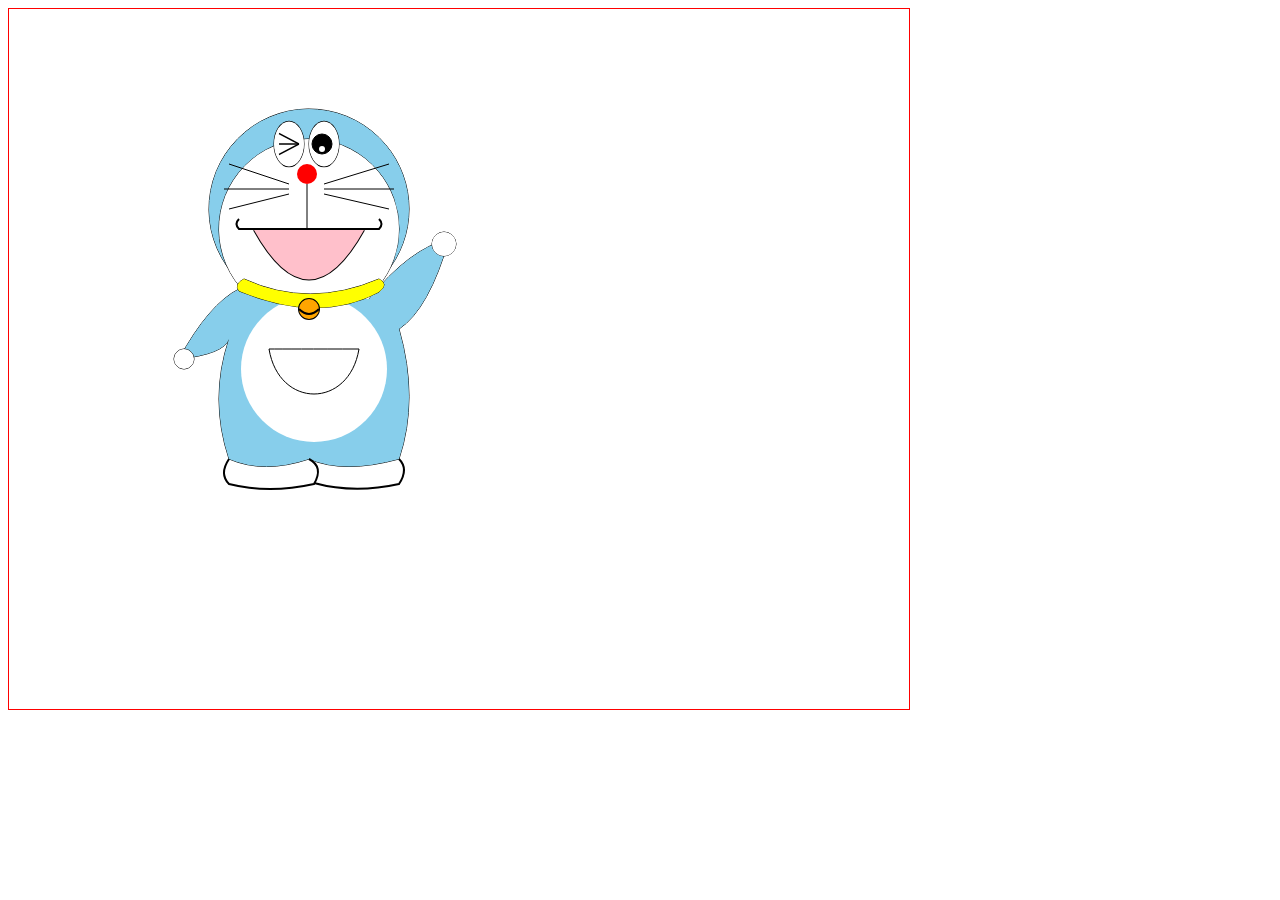
<file: canvas/index.html>
<!DOCTYPE html>
<html>
	<head>
		<meta charset="utf-8" />
		<title></title>
		<style type="text/css">
			canvas{
				border: solid 1px red;
			}
		</style>
		<script type="text/javascript">
			window.onload = function(){
				var canvas = document.querySelector("canvas");
				canvas.width = 900;
				canvas.height = 700;
				var ctx = canvas.getContext("2d");
				//身体
				
				//头部
				ctx.beginPath();
				ctx.arc(300,200,100,140*Math.PI/180,400*Math.PI/180,false);
				ctx.lineWidth = 1;
				ctx.strokeStyle = "black";
				ctx.stroke();
				ctx.fillStyle = "#87ceeb";
				ctx.fill();
				ctx.save();
				
				ctx.beginPath();
				ctx.arc(300,220,90,140*Math.PI/180,400*Math.PI/180,false);
				ctx.lineWidth = 1;
				ctx.strokeStyle = "black";
				ctx.stroke();
				ctx.fillStyle = "white";
				ctx.fill();
				
				//左眼
				ctx.beginPath();
				ctx.scale(1,1.5);
				ctx.arc(280,90,15,0,2*Math.PI,false);
				ctx.lineWidth = 1;
				ctx.strokeStyle = "black";
				ctx.stroke();
				ctx.fillStyle = "white";
				ctx.fill();
				
				ctx.beginPath();
				ctx.moveTo(270,90);
				ctx.lineTo(290,90);
				ctx.lineWidth = 1;
				ctx.stroke();
				
				ctx.beginPath();
				ctx.moveTo(290,90);
				ctx.lineTo(270,83);
				ctx.lineWidth = 1;
				ctx.stroke();
				
				ctx.beginPath();
				ctx.moveTo(290,90);
				ctx.lineTo(270,97);
				ctx.lineWidth = 1;
				ctx.stroke();
				
				//右眼
				ctx.beginPath();
				ctx.arc(315,90,15,0,2*Math.PI,false);
				ctx.lineWidth = 1;
				ctx.strokeStyle = "black";
				ctx.stroke();
				ctx.fillStyle = "white";
				ctx.fill();
				
				ctx.beginPath();
				ctx.restore();
				ctx.arc(313,135,10,0,2*Math.PI);
				ctx.lineWidth = 1;
				ctx.stroke();
				ctx.fillStyle = "black";
				ctx.fill();
				
				ctx.beginPath();
				ctx.arc(313,140,3,0,2*Math.PI);
				ctx.lineWidth = 1;
				ctx.stroke();
				ctx.fillStyle = "white";
				ctx.fill();
				
				//鼻子
				ctx.beginPath();
				ctx.arc(298,165,10,0,2*Math.PI);
				ctx.fillStyle = "red";
				ctx.fill();
				
				ctx.beginPath();
				ctx.moveTo(298,175);
				ctx.lineTo(298,220);
				ctx.stroke();
				
				ctx.beginPath();
				ctx.moveTo(230,210);
				ctx.quadraticCurveTo(225,215,230,220);
				ctx.quadraticCurveTo(245,220,370,220);
				ctx.quadraticCurveTo(375,215,370,210);
				ctx.lineWidth = 2;
				ctx.stroke();
				
				ctx.beginPath();
				ctx.moveTo(245,221);
				ctx.quadraticCurveTo(300,320,355,221);
				ctx.lineWidth = 2;
				ctx.stroke();
				ctx.fillStyle = "#ffc0cb";
				ctx.fill();
				
				ctx.beginPath();
				ctx.moveTo(280,175);
				ctx.lineTo(220,155);
				ctx.lineWidth = 1;
				ctx.stroke();
				
				ctx.beginPath();
				ctx.moveTo(280,180);
				ctx.lineTo(215,180);
				ctx.lineWidth = 1;
				ctx.stroke();
				
				ctx.beginPath();
				ctx.moveTo(280,185);
				ctx.lineTo(220,200);
				ctx.lineWidth = 1;
				ctx.stroke();
				
				ctx.beginPath();
				ctx.moveTo(315,175);
				ctx.lineTo(380,155);
				ctx.lineWidth = 1;
				ctx.stroke();
				
				ctx.beginPath();
				ctx.moveTo(315,180);
				ctx.lineTo(385,180);
				ctx.lineWidth = 1;
				ctx.stroke();
				
				ctx.beginPath();
				ctx.moveTo(315,185);
				ctx.lineTo(380,200);
				ctx.lineWidth = 1;
				ctx.stroke();
				
				//身体
				ctx.beginPath();
				ctx.moveTo(230,280);
				ctx.quadraticCurveTo(200,295,170,350);
				ctx.quadraticCurveTo(215,345,220,330);
				ctx.quadraticCurveTo(200,390,220,450);
				ctx.quadraticCurveTo(255,465,300,450);
				ctx.quadraticCurveTo(335,465,390,450);
				ctx.quadraticCurveTo(410,390,390,320);
				ctx.quadraticCurveTo(420,300,440,230);
				ctx.quadraticCurveTo(400,240,360,290);
				ctx.stroke();
				ctx.fillStyle = "#87ceeb";
				ctx.fill();
				
				ctx.beginPath();
				ctx.arc(175,350,10,0,2*Math.PI);
				ctx.stroke();
				ctx.fillStyle = "white";
				ctx.fill();
				
				ctx.beginPath();
				ctx.arc(435,235,12,0,2*Math.PI);
				ctx.stroke();
				ctx.fillStyle = "white";
				ctx.fill();
				
				ctx.beginPath();
				ctx.arc(305,360,73,0,2*Math.PI);
				ctx.fillStyle = "white";
				ctx.fill();
				
				ctx.beginPath();
				ctx.moveTo(260,340);
				ctx.quadraticCurveTo(280,340,350,340);
				ctx.bezierCurveTo(340,400,270,400,260,340);
				ctx.stroke();
				
				//铃铛
				ctx.beginPath();
				ctx.moveTo(235,270);
				ctx.quadraticCurveTo(300,300,370,270);
				ctx.quadraticCurveTo(380,275,370,283);
				ctx.quadraticCurveTo(310,315,230,282);
				ctx.quadraticCurveTo(225,275,235,270);
				ctx.stroke();
				ctx.fillStyle = "#ffff00";
				ctx.fill();
				
				ctx.beginPath();
				ctx.arc(300,300,10,0,2*Math.PI);
				ctx.lineWidth = 2;
				ctx.stroke();
				ctx.fillStyle = "#ffa500";
				ctx.fill();
				
				ctx.beginPath();
				ctx.moveTo(290,300);
				ctx.quadraticCurveTo(300,310,310,300);
				ctx.stroke();
				
				//脚
				ctx.beginPath();
				ctx.moveTo(220,450);
				ctx.quadraticCurveTo(210,465,220,475);
				ctx.quadraticCurveTo(260,485,305,475);
				ctx.quadraticCurveTo(315,458,300,450);
				ctx.stroke();
				
				ctx.beginPath();
				ctx.moveTo(305,474);
				ctx.quadraticCurveTo(345,485,390,475);
				ctx.quadraticCurveTo(400,460,390,450);
				ctx.stroke();
			}
		</script>
	</head>
	<body>
		<canvas>您的浏览器不支持</canvas>
	</body>
</html>
</file>
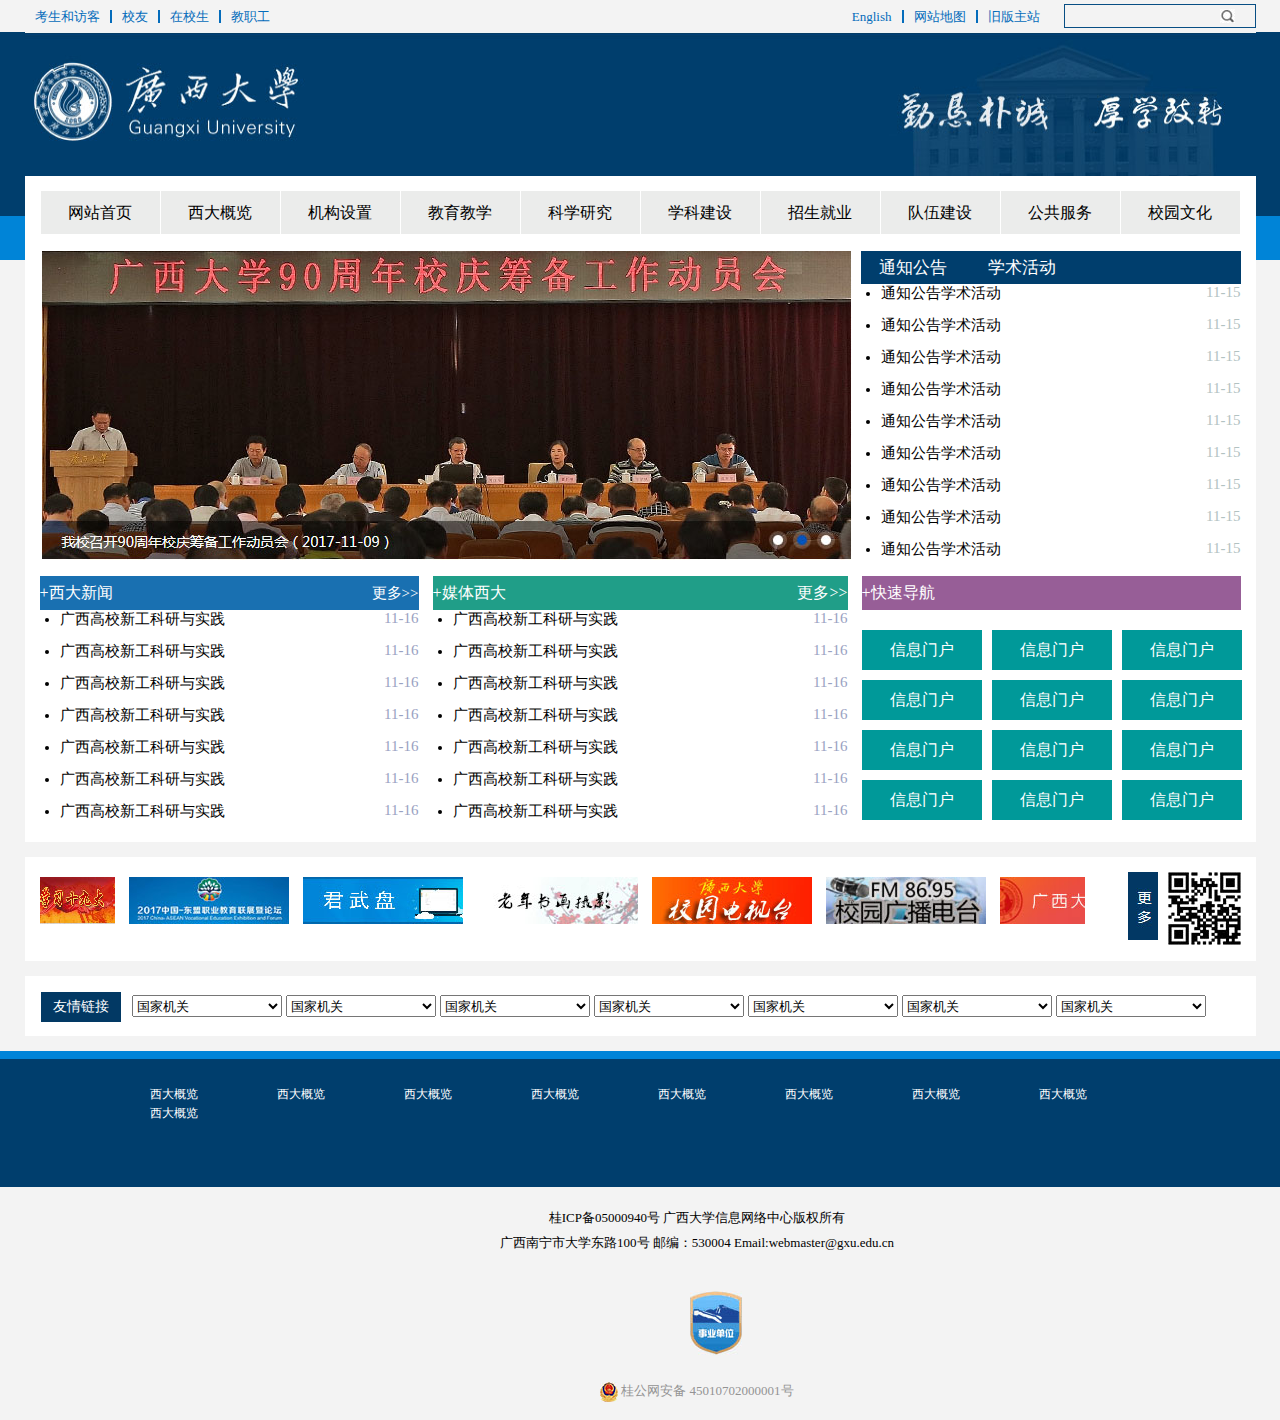
<file: daxuewangzhan/index.html>
<!DOCTYPE html>
<html>
	<head>
		<meta charset="utf-8" />
		<title></title>
		<link href="css/new_file.css" type="text/css" rel="stylesheet"/>
	</head>
	<body>
		<div class="box1">
			<div class="a1">
				<a href="#">考生和访客</a>
				<a href="#">校友</a>
				<a href="#">在校生</a>
				<a href="#">教职工</a>
			</div>
			<div class="a2">
				<a href="#">English</a>
				<a href="#">网站地图</a>
				<a href="#">旧版主站</a>
			</div>
			<div class="a3">
				<input type="text"/>
				<img src="img/suosou.jpg"/>
			</div>
		</div>
		<div class="box2">
			<div class="a4"><img src="img/biaoti.jpg"/></div>
		</div>
		<div class="box3"></div>
		<div class="box4">
			<div class="box4_01">
				<ul>
				 <a href="#"><li>网站首页</li></a>
				 <a href="#"><li>西大概览</li></a>
				 <a href="#"><li>机构设置</li></a>
				 <a href="#"><li>教育教学</li></a>
				 <a href="#"><li>科学研究</li></a>
				 <a href="#"><li>学科建设</li></a>
				 <a href="#"><li>招生就业</li></a>
				 <a href="#"><li>队伍建设</li></a>
				 <a href="#"><li>公共服务</li></a>
				 <a href="#"><li>校园文化</li></a>
				</ul>
			</div>
			<div class="box4_02">
				<img src="img/guangxi.jpg"/>
			</div>
			<div class="box4_03">
				<div class="sp">
					<span>通知公告</span>
					<span>学术活动</span>
				</div>
				<div class="ui">
					<ul>
						<li><a href="#">通知公告学术活动</a><span>11-15</span></li>
						<li><a href="#">通知公告学术活动</a><span>11-15</span></li>
						<li><a href="#">通知公告学术活动</a><span>11-15</span></li>
						<li><a href="#">通知公告学术活动</a><span>11-15</span></li>
						<li><a href="#">通知公告学术活动</a><span>11-15</span></li>
						<li><a href="#">通知公告学术活动</a><span>11-15</span></li>
						<li><a href="#">通知公告学术活动</a><span>11-15</span></li>
						<li><a href="#">通知公告学术活动</a><span>11-15</span></li>
						<li><a href="#">通知公告学术活动</a><span>11-15</span></li>
					</ul>
				</div>
			</div>
			<div class="ks">
				<div class="ks_1">
					<span>+快速导航</span>
				</div>
				<div class="ks_2">
					<ul>
						<a href="#"><li>信息门户</li></a>
						<a href="#"><li>信息门户</li></a>
						<a href="#"><li>信息门户</li></a>
						<a href="#"><li>信息门户</li></a>
						<a href="#"><li>信息门户</li></a>
						<a href="#"><li>信息门户</li></a>
						<a href="#"><li>信息门户</li></a>
						<a href="#"><li>信息门户</li></a>
						<a href="#"><li>信息门户</li></a>
						<a href="#"><li>信息门户</li></a>
						<a href="#"><li>信息门户</li></a>
						<a href="#"><li>信息门户</li></a>
					</ul>
					</div>
				</div>
				<div class="box4_04">
					<div class="xida_01">
						<span>+西大新闻</span>
						<div class="gd">
						  <a href="#">更多>></a>
						</div>
					</div>
					<div class="xida_02">
						<ul>
						<li><a href="#">广西高校新工科研与实践</a><span>11-16</span></li>
						<li><a href="#">广西高校新工科研与实践</a><span>11-16</span></li>
						<li><a href="#">广西高校新工科研与实践</a><span>11-16</span></li>
						<li><a href="#">广西高校新工科研与实践</a><span>11-16</span></li>
						<li><a href="#">广西高校新工科研与实践</a><span>11-16</span></li>
						<li><a href="#">广西高校新工科研与实践</a><span>11-16</span></li>
						<li><a href="#">广西高校新工科研与实践</a><span>11-16</span></li>
					</ul>
					</div>
				</div>
				<div class="box4_05">
					<div class="mt">
						<span>+媒体西大</span>
							<div class="mt_2">
								<a href="#">更多>></a>
							</div>
					</div>
					<div class="wb">
						<ul>
						<li><a href="#">广西高校新工科研与实践</a><span>11-16</span></li>
						<li><a href="#">广西高校新工科研与实践</a><span>11-16</span></li>
						<li><a href="#">广西高校新工科研与实践</a><span>11-16</span></li>
						<li><a href="#">广西高校新工科研与实践</a><span>11-16</span></li>
						<li><a href="#">广西高校新工科研与实践</a><span>11-16</span></li>
						<li><a href="#">广西高校新工科研与实践</a><span>11-16</span></li>
						<li><a href="#">广西高校新工科研与实践</a><span>11-16</span></li>
					</ul>
					</div>
				</div>
		</div>
		<div class="box5">
			<div class="duotu">
				<img src="img/1.jpg"/>
				<img src="img/2.jpg"/>
				<img src="img/3.jpg"/>
				<img src="img/4.jpg"/>
				<img src="img/5.jpg"/>
				<img src="img/6.jpg"/>
				<img src="img/7.jpg"/>
			</div>
			<div class="erweima">
				<img src="img/8.jpg" class="pian"/>
				<img src="img/9.jpg"/>
			</div>
		</div>
		<div class="box6">
			<div class="box6_01">
				<a href="#">友情链接</a>
			</div>
			<div class="box6_02">
				<select>
					<option>国家机关</option>
				</select>
				<select>
					<option>国家机关</option>
				</select>
				<select>
					<option>国家机关</option>
				</select>
				<select>
					<option>国家机关</option>
				</select>
				<select>
					<option>国家机关</option>
				</select>
				<select>
					<option>国家机关</option>
				</select>
				<select>
					<option>国家机关</option>
				</select>
			</div>
		</div>
		<div class="box7">
			<div class="box7_01">
				<ul>
					<li><a href="#">西大概览</a></li>
					<li><a href="#">西大概览</a></li>
					<li><a href="#">西大概览</a></li>
					<li><a href="#">西大概览</a></li>
					<li><a href="#">西大概览</a></li>
					<li><a href="#">西大概览</a></li>
					<li><a href="#">西大概览</a></li>
					<li><a href="#">西大概览</a></li>
					<li><a href="#">西大概览</a></li>
				</ul>
			</div>
		</div>
		<div class="box8">
			<div class="box8_01">
				<p>桂ICP备05000940号 广西大学信息网络中心版权所有</p>
				<p>广西南宁市大学东路100号 邮编：530004 Email:webmaster@gxu.edu.cn</p>
			</div>
			<div class="box8_02">
				<img src="img/pai.jpg"/>
			</div>
			<div class="box8_03">
			  
				<img src="img/jinghui.jpg"/>
			  
				<span>桂公网安备 45010702000001号</span>
			</div>
		</div>
	</body>
</html>
</file>
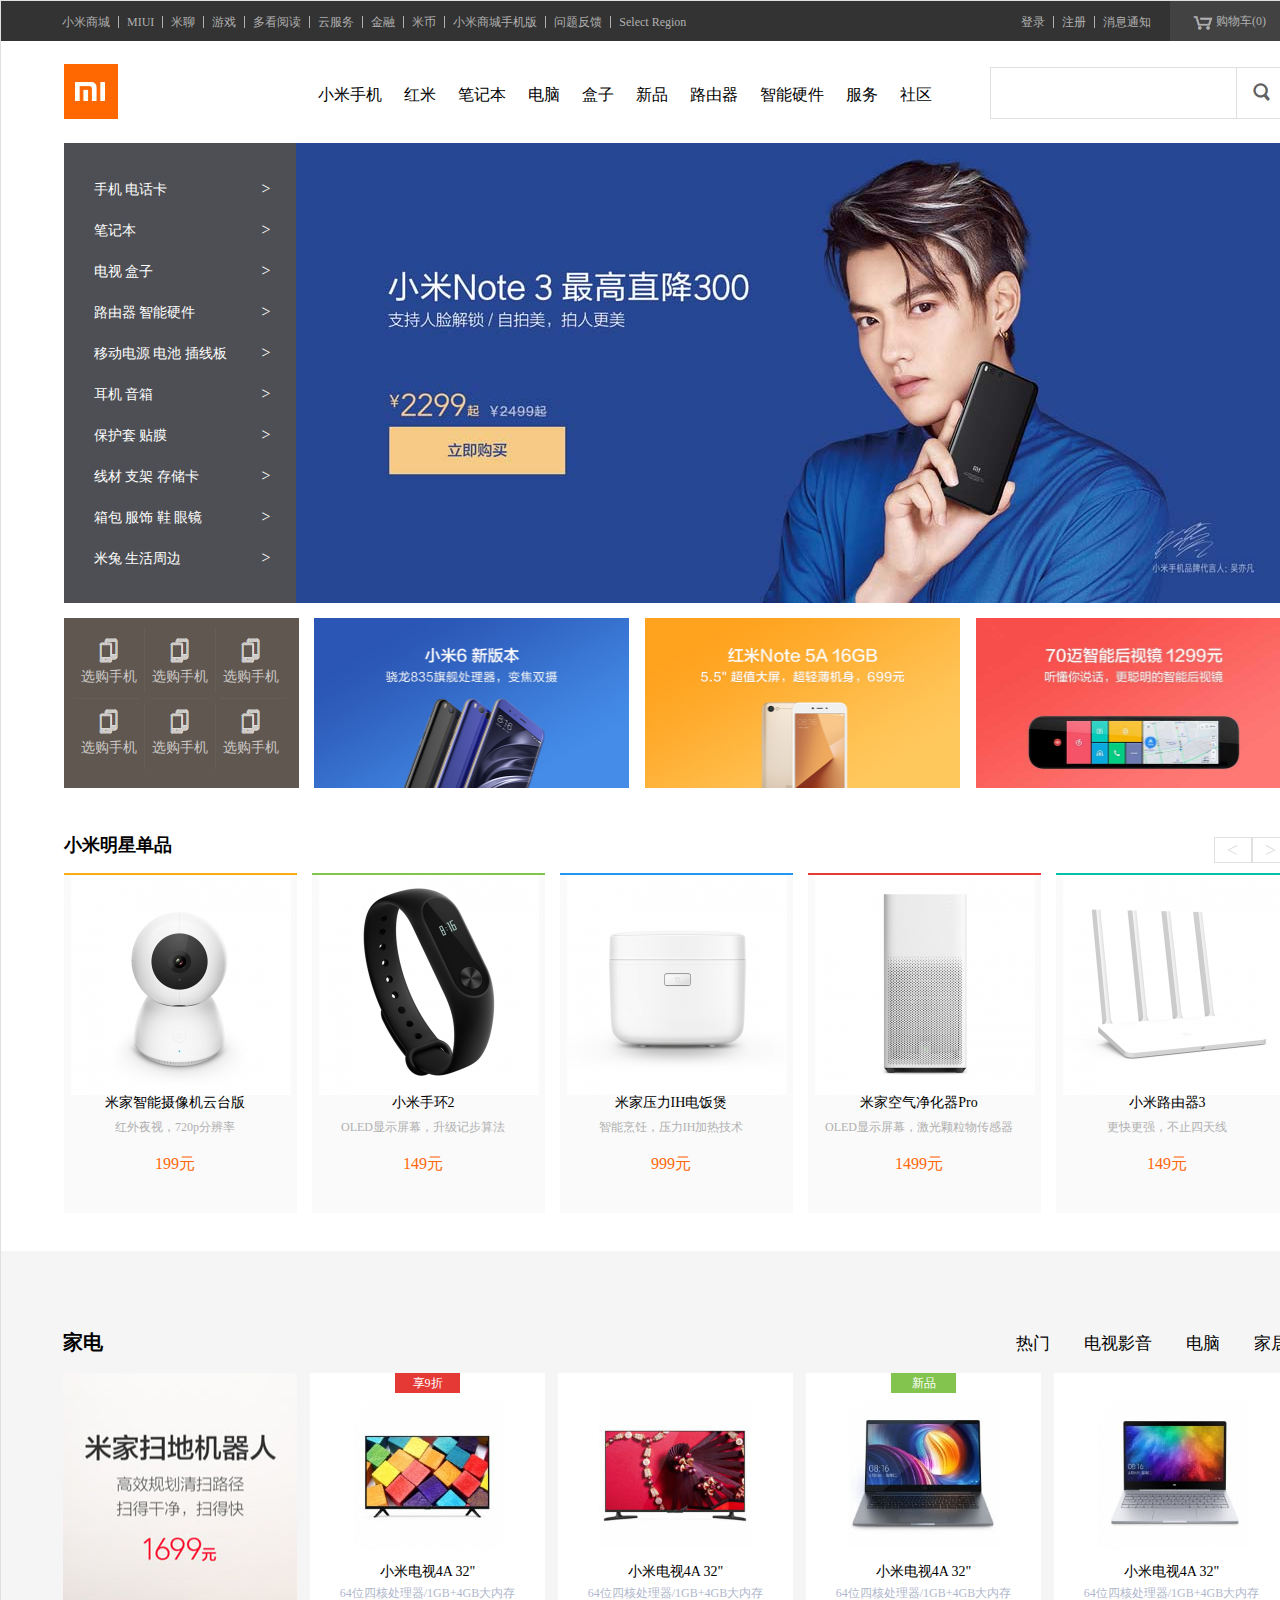
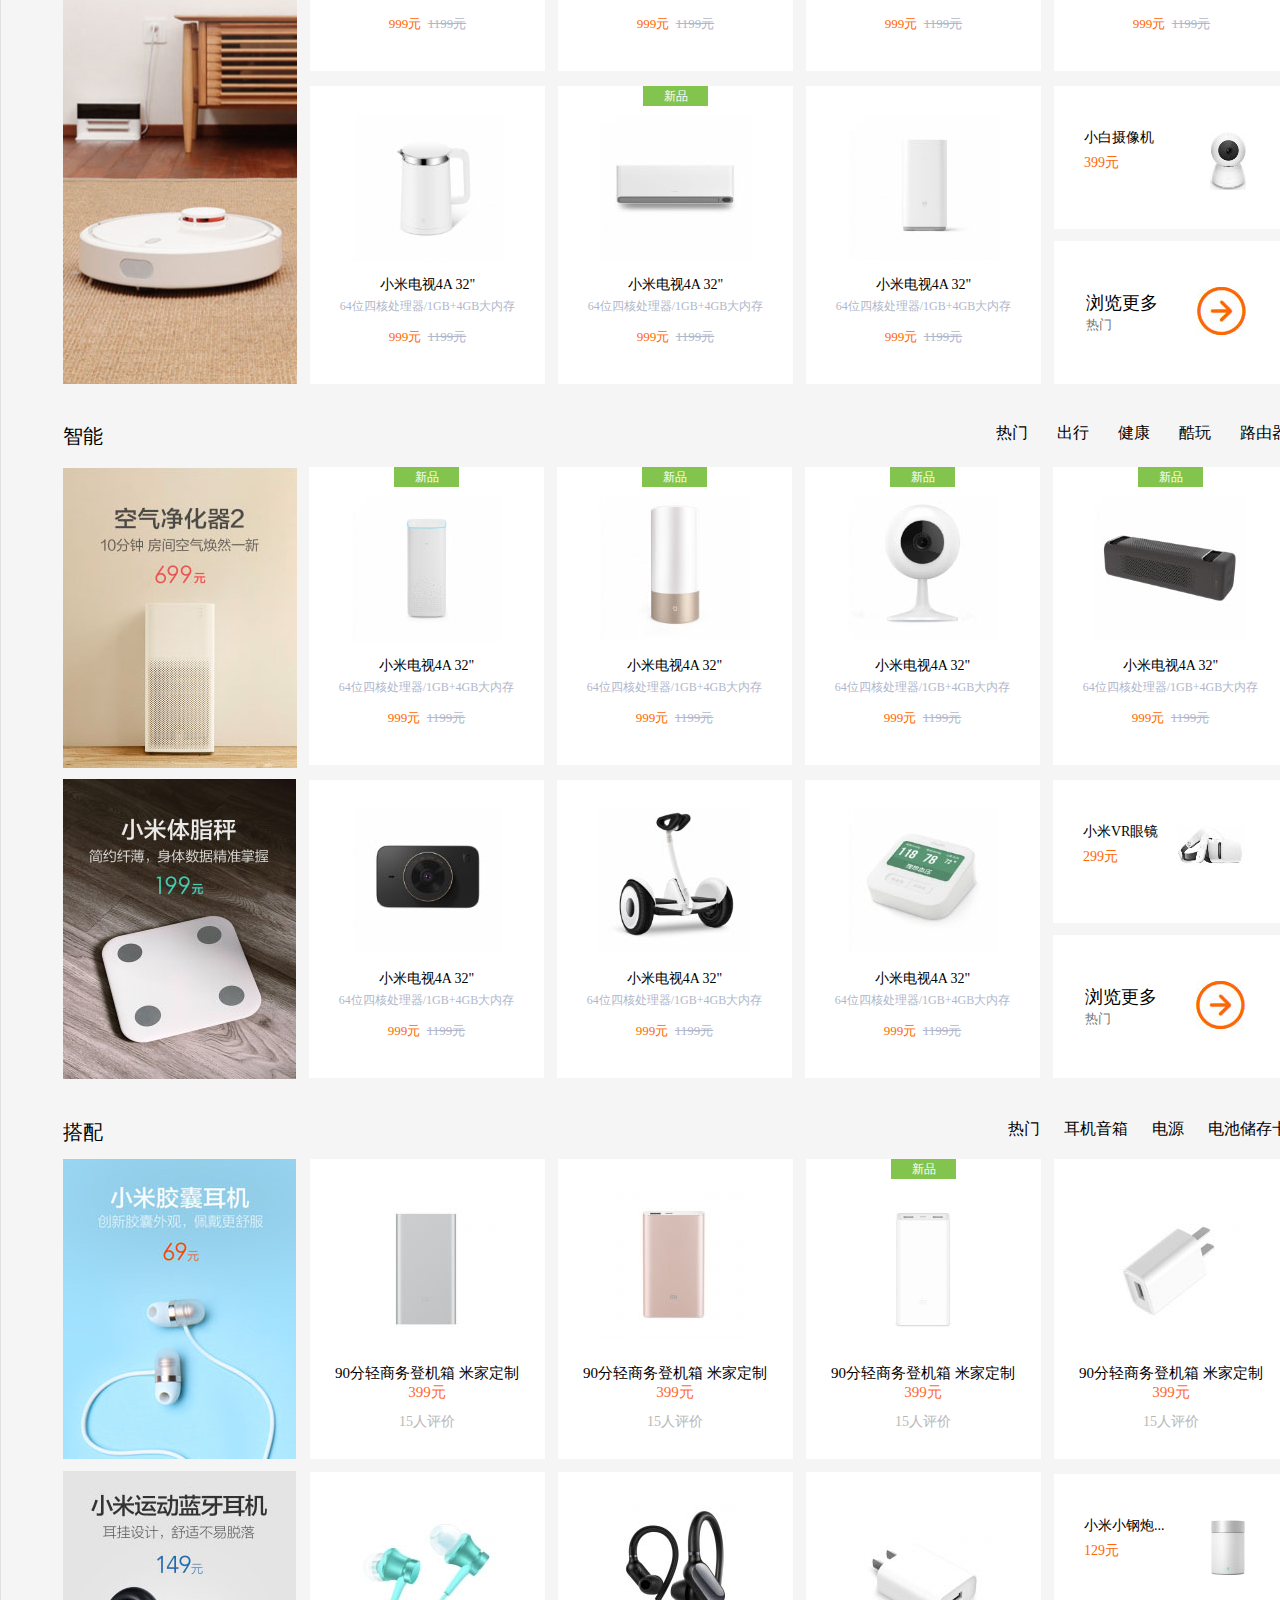
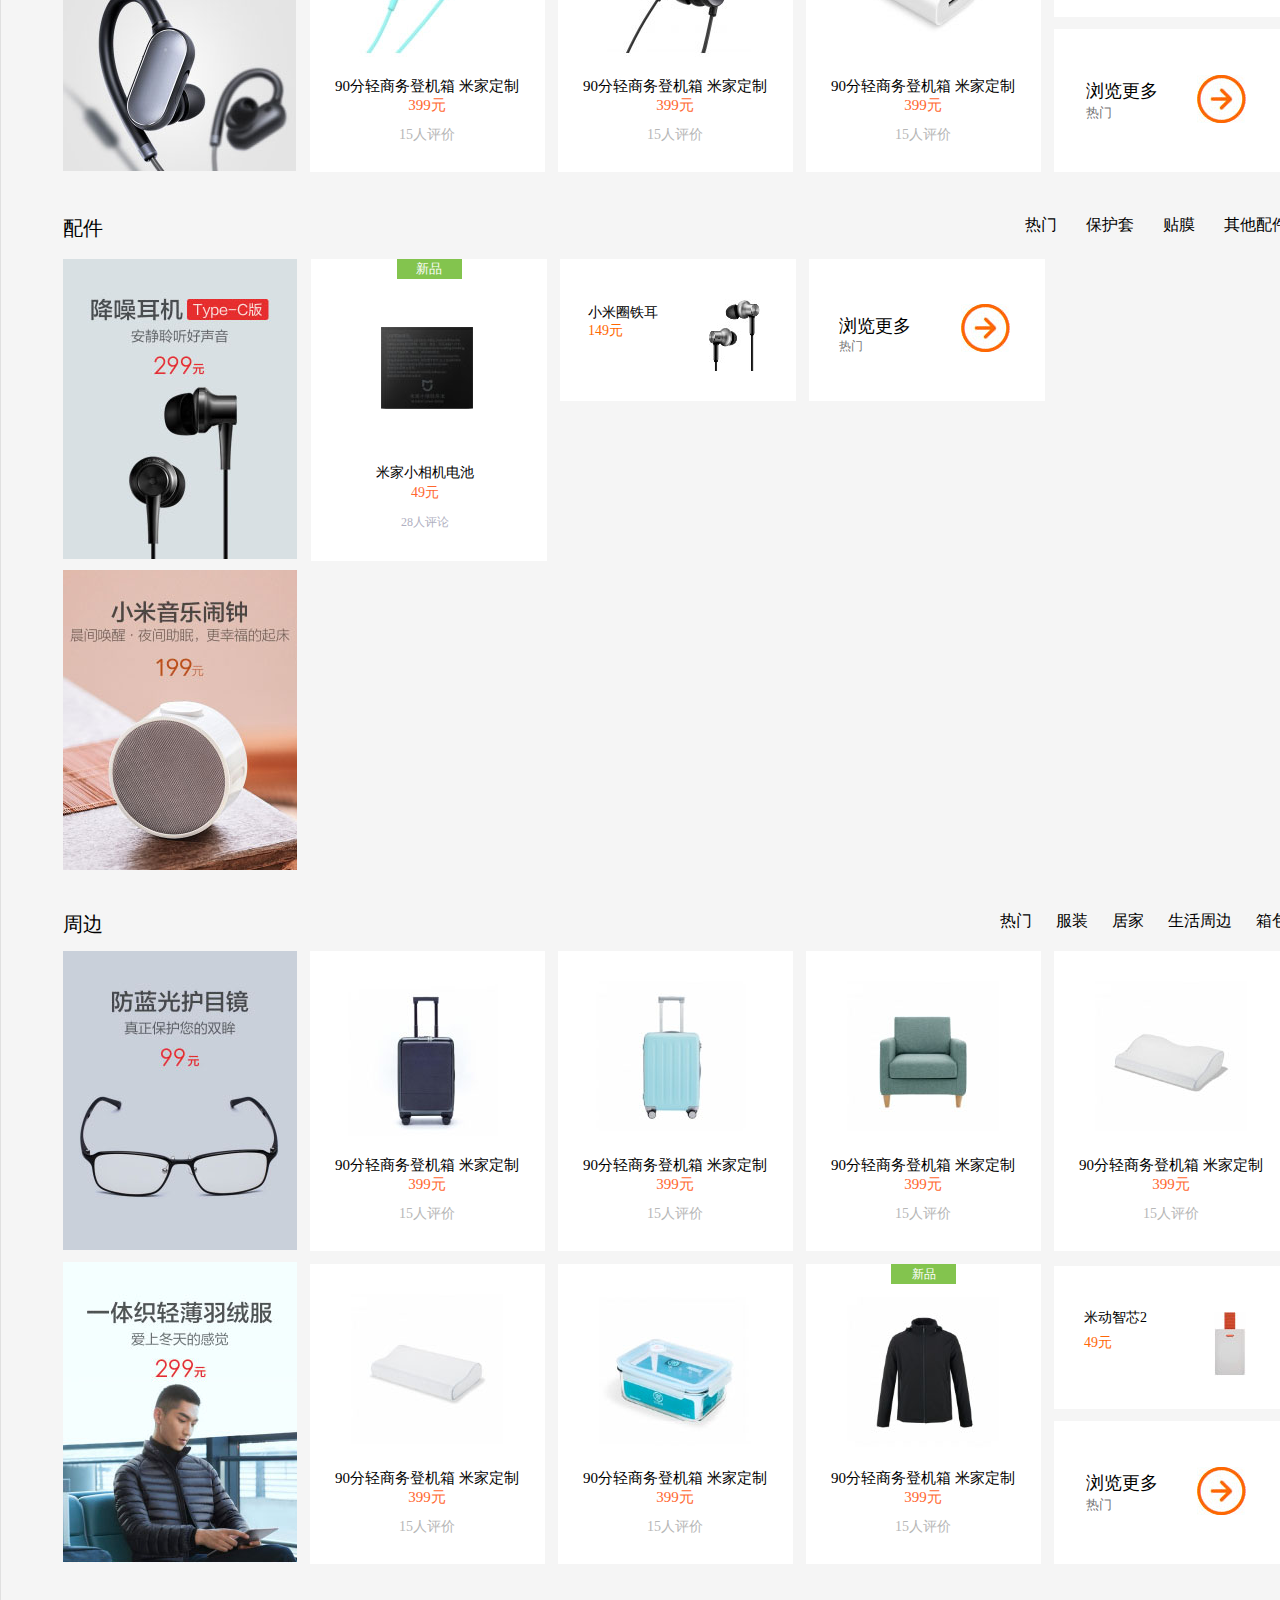
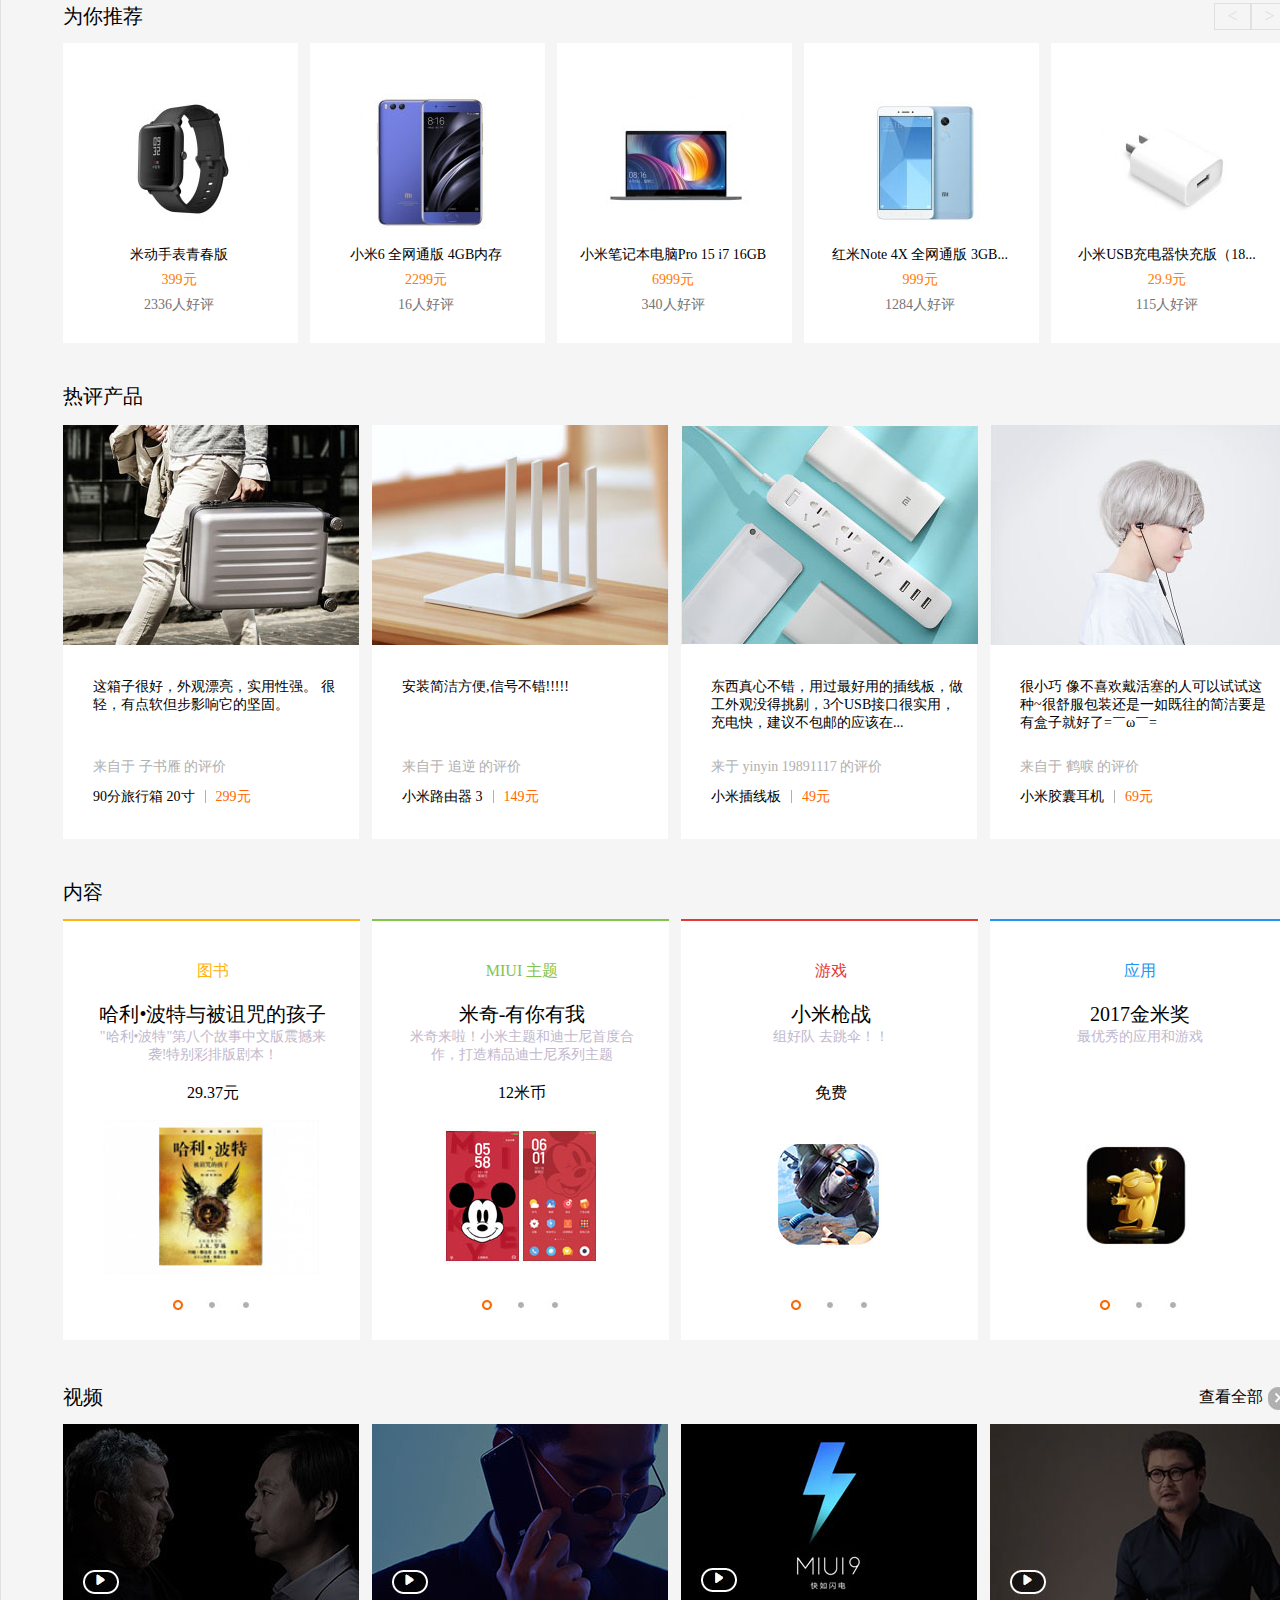
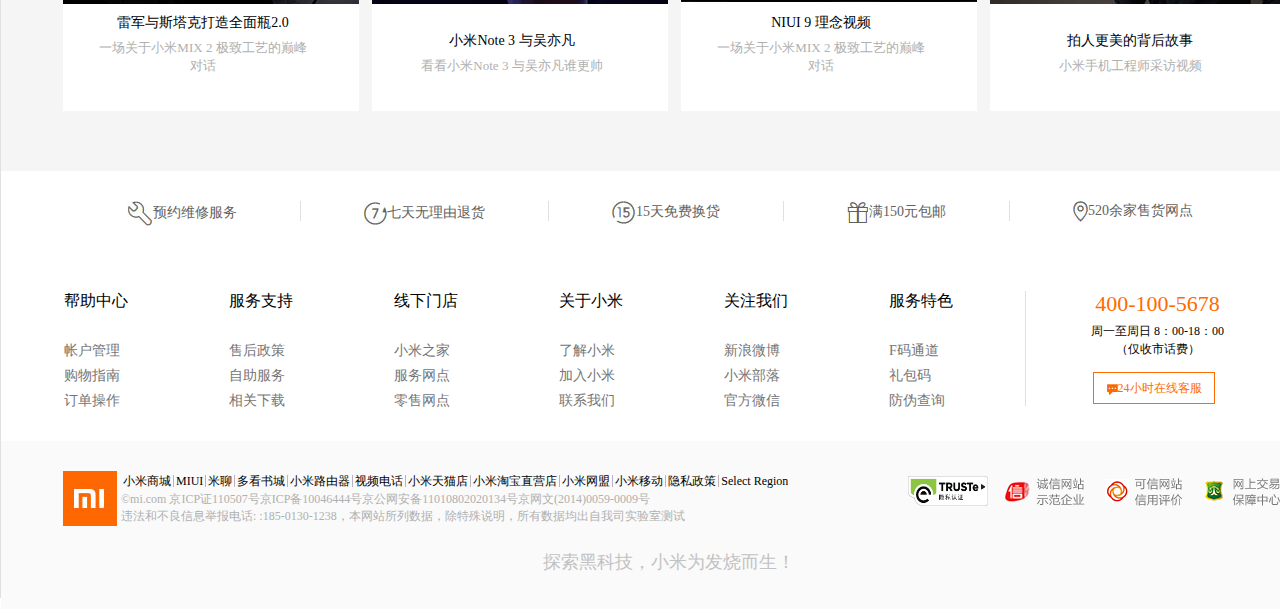
<file: xiaomi/index.html>
<!DOCTYPE html>
<html>
	<head>
		<meta charset="utf-8" />
		<title></title>
		<link href="css/xiaomi.css" type="text/css" rel="stylesheet"/>
		<link href="css/iconfont.css" type="text/css" rel="stylesheet"/>
	</head>
	<body>
	 <div class="by">
	   <div class="by_01">
		  <div class="tobiao">
			<div class="tobiao_01">
				<ul>
					<li><a href="#">小米商城</a></li>
					<li><a href="#">MIUI</a></li>
					<li><a href="#">米聊</a></li>
					<li><a href="#">游戏</a></li>
					<li><a href="#">多看阅读</a></li>
					<li><a href="#">云服务</a></li>
					<li><a href="#">金融</a></li>
					<li><a href="#">米币</a></li>
					<li><a href="#">小米商城手机版</a></li>
					<li><a href="#">问题反馈</a></li>
					<li><a href="#">Select Region</a></li>
				</ul>
			</div>
			<div class="tobiao_02">
				<ul>
					<li><a href="#">登录</a></li>
					<li><a href="#">注册</a></li>
					<li><a href="#">消息通知</a></li>
				</ul>
			</div>
			<div class="tobiao_03">
					<img src="img/gw.jpg"/>
					<span>购物车(0)</span>
			</div>
		</div>
		 <div class="st_01">
			<div class="login">
				<img src="img/login.jpg"/>
			</div>
			<div class="a1">
				<ul>
					<li><a href="#">小米手机</a></li>
					<li><a href="#">红米</a></li>
					<li><a href="#">笔记本</a></li>
					<li><a href="#">电脑</a></li>
					<li><a href="#">盒子</a></li>
					<li><a href="#">新品</a></li>
					<li><a href="#">路由器</a></li>
					<li><a href="#">智能硬件</a></li>
					<li><a href="#">服务</a></li>
					<li><a href="#">社区</a></li>
				</ul>
			</div>
		    <div class="sousuo">
		    	<div class="ip"><input type="text"/></div>
		    	<div class="jing"><img src="img/jing.jpg"/></div>
		    </div>
		 </div>
	     <div class="minxing">
	     	<div class="minxing_01">
	     		<ul>
	     			<li><a href="#">手机 电话卡</a><span>></span></li>
	     			<li><a href="#">笔记本</a><span>></span></li>
	     			<li><a href="#">电视 盒子</a><span>></span></li>
	     			<li><a href="#">路由器 智能硬件</a><span>></span></li>
	     			<li><a href="#">移动电源 电池 插线板</a><span>></span></li>
	     			<li><a href="#">耳机 音箱</a><span>></span></li>
	     			<li><a href="#">保护套 贴膜</a><span>></span></li>
	     			<li><a href="#">线材 支架 存储卡</a><span>></span></li>
	     			<li><a href="#">箱包 服饰 鞋 眼镜</a><span>></span></li>
	     			<li><a href="#">米兔 生活周边</a><span>></span></li>
	     		</ul>
	     	</div>
	     </div>
	     <div class="st1">
	     	<div class="st1_01">
	     		<div class="hekuang">
	     			<div class="hekuang_01 q1">
	     				<img src="img/sj-1.jpg"/>
	     				<p>选购手机</p>
	     			</div>
	     			
	     			<div class="hekuang_01 q1">
	     				<img src="img/sj-1.jpg"/>
	     				<p>选购手机</p>
	     			</div>
	     			
	     			<div class="hekuang_01 q1 q2">
	     				<img src="img/sj-1.jpg"/>
	     				<p>选购手机</p>
	     			</div>
	     			
	     			<div class="hekuang_01 q1 q3">
	     				<img src="img/sj-1.jpg"/>
	     				<p>选购手机</p>
	     			</div>
	     			
	     			<div class="hekuang_01 q1 q3">
	     				<img src="img/sj-1.jpg"/>
	     				<p>选购手机</p>
	     			</div>
	     			
	     			<div class="hekuang_01 q1 q2 q3">
	     				<img src="img/sj-1.jpg"/>
	     				<p>选购手机</p>
	     			</div>
	     			<div class="xiaokuang_01">	</div>
	     			<div class="xiaokuang_02">	</div>
	     		</div>
	     		
	     	</div>
	     	<div class="st1_02">
	     		<img src="img/xmad_15105678948104_wgfUJ.jpg" width="315px" height="170px"/>
	     		<img src="img/xmad_1510570200987_CPMuI.jpg" width="315px" height="170px"/>
	     		<img src="img/xmad_14998442103443_TgVEY.jpg" width="315px" height="170px"/>
	     	</div>
	     </div>
	     <div class="st2">
	     	<div class="st2_01">
	     		<div class="st2_02_01">
	     			<span>小米明星单品</span>
	     		</div>
	     		<div class="st2_02_02">
	     			<div class="lf"><a href=""><</a></div>
	     			<div class="ri"><a href="">></a></div>
	     		</div>
	     	</div>
	     	
	     	<div class="st2_02">
	     		<div class="dap1">
	     			<div class="pms">
	     			  <img src="img/pms_1468806372.46368911!220x220.jpg"/>
	     			</div>
	     			<div class="p1">
	     				<p class="pp1">米家智能摄像机云台版</p>
	     				<p class="pp2">红外夜视，720p分辨率</p>
	     				<span class="pp3">199元</span>
	     			</div>
	     		</div>
	     		
	     		<div class="dap1 dap2">
	     			<div class="pms">
	     			  <img src="img/pms_1467962689.97551741!220x220.jpg"/>
	     			</div>
	     			<div class="p1">
	     				<p class="pp1">小米手环2</p>
	     				<p class="pp2">OLED显示屏幕，升级记步算法</p>
	     				<span class="pp3">149元</span>
	     			</div>
	     		</div>
	     		
	     		<div class="dap1 dap3">
	     			<div class="pms">
	     			  <img src="img/T1OVC_ByY_1RXrhCrK!220x220.jpg"/>
	     			</div>
	     			<div class="p1">
	     				<p class="pp1">米家压力IH电饭煲</p>
	     				<p class="pp2">智能烹饪，压力IH加热技术</p>
	     				<span class="pp3">999元</span>
	     			</div>
	     		</div>
	     		
	     		<div class="dap1 dap4">
	     			<div class="pms">
	     			  <img src="img/T1zBYgBCWv1RXrhCrK!220x220.jpg"/>
	     			</div>
	     			<div class="p1">
	     				<p class="pp1">米家空气净化器Pro</p>
	     				<p class="pp2">OLED显示屏幕，激光颗粒物传感器</p>
	     				<span class="pp3">1499元</span>
	     			</div>
	     		</div>
	     		
	     		<div class="dap1 dap5">
	     			<div class="pms">
	     			  <img src="img/pms_1470288129.01686992!220x220.jpg"/>
	     			</div>
	     			<div class="p1">
	     				<p class="pp1">小米路由器3</p>
	     				<p class="pp2">更快更强，不止四天线</p>
	     				<span class="pp3">149元</span>
	     			</div>
	     		</div>
	
	     	</div>
	     </div>
	    </div>
	    <div class="by_02">
	    	<div class="jiadian">
	    		<div class="jiadian_01">
	    			<span>家电</span>
	    			<div class="jia">
	    				<ul>
	    					<li><a href="#">热门</a></li>
	    					<li><a href="#">电视影音</a></li>
	    					<li><a href="#">电脑</a></li>
	    					<li><a href="#">家居</a></li>
	    				</ul>
	    			</div>
	    		</div>
	    	    <div class="jiadian_02">
	    	      <div class="ct"><img src="img/chang.jpg" width="234px" height="611px"/></div>
	    	      <div class="ct_right">
	    	      	  <div class="diyi">
	    	      	  	<div class="igtu"><img src="img/jia_01.jpg"/></div>
	    	      	  	<div class="cont1">
	    	      	  		<p class="mi1">小米电视4A 32"</p>
	    	      	  		<p class="mi2">64位四核处理器/1GB+4GB大内存</p>
	    	      	  		<p class="mi3"><span>999元</span>&nbsp;&nbsp;<del>1199元</del></p>
	    	      	  	</div>
	    	      	  	<div class="xzhe">享9折</div>
	    	      	  </div>
	    	      	  <div class="diyi">
	    	      	  	<div class="igtu"><img src="img/jia_02.jpg"/></div>
	    	      	  	<div class="cont1">
	    	      	  		<p class="mi1">小米电视4A 32"</p>
	    	      	  		<p class="mi2">64位四核处理器/1GB+4GB大内存</p>
	    	      	  		<p class="mi3"><span>999元</span>&nbsp;&nbsp;<del>1199元</del></p>
	    	      	  	</div>
	    	      	  </div>
	    	          <div class="diyi">
	    	      	  	<div class="igtu"><img src="img/jia_03.jpg"/></div>
	    	      	  	<div class="cont1">
	    	      	  		<p class="mi1">小米电视4A 32"</p>
	    	      	  		<p class="mi2">64位四核处理器/1GB+4GB大内存</p>
	    	      	  		<p class="mi3"><span>999元</span>&nbsp;&nbsp;<del>1199元</del></p>
	    	      	  	</div>
	    	      	  	<div class="xinp">新品</div>
	    	      	  </div>
	    	          <div class="diyi">
	    	      	  	<div class="igtu"><img src="img/jia_04.jpg"/></div>
	    	      	  	<div class="cont1">
	    	      	  		<p class="mi1">小米电视4A 32"</p>
	    	      	  		<p class="mi2">64位四核处理器/1GB+4GB大内存</p>
	    	      	  		<p class="mi3"><span>999元</span>&nbsp;&nbsp;<del>1199元</del></p>
	    	      	  	</div>
	    	      	  </div>
	    	          <div class="diyi diyi_02">
	    	      	  	<div class="igtu"><img src="img/jia_05.jpg"/></div>
	    	      	  	<div class="cont1">
	    	      	  		<p class="mi1">小米电视4A 32"</p>
	    	      	  		<p class="mi2">64位四核处理器/1GB+4GB大内存</p>
	    	      	  		<p class="mi3"><span>999元</span>&nbsp;&nbsp;<del>1199元</del></p>
	    	      	  	</div>
	    	      	  </div>
	    	          <div class="diyi diyi_02">
	    	      	  	<div class="igtu"><img src="img/jia_06.jpg"/></div>
	    	      	  	<div class="cont1">
	    	      	  		<p class="mi1">小米电视4A 32"</p>
	    	      	  		<p class="mi2">64位四核处理器/1GB+4GB大内存</p>
	    	      	  		<p class="mi3"><span>999元</span>&nbsp;&nbsp;<del>1199元</del></p>
	    	      	  	</div>
	    	      	  	<div class="xinp">新品</div>
	    	      	  </div>
                      <div class="diyi diyi_02">
	    	      	  	<div class="igtu"><img src="img/jia_07.jpg"/></div>
	    	      	  	<div class="cont1">
	    	      	  		<p class="mi1">小米电视4A 32"</p>
	    	      	  		<p class="mi2">64位四核处理器/1GB+4GB大内存</p>
	    	      	  		<p class="mi3"><span>999元</span>&nbsp;&nbsp;<del>1199元</del></p>
	    	      	  	</div>
	    	      	  </div>
	    	      	  
	    	          <div class="huo diyi_02">
	    	      	  	 <div class="xiaobai">
	    	      	  	 	<div class="xiaobai_01"><img src="img/001.jpg"/></div>
	    	      	  	 	<div class="xiaobai_02">
	    	      	  	 		<p>小白摄像机</p>
	    	      	  	 		<p><span>399元</span></p>
	    	      	  	 	</div>
	    	      	  	 </div>
	    	      	     
	    	      	     <div class="liulan">
	    	      	  	 	<div class="liulan_01"><img src="img/002.jpg"/></div>
	    	      	  	 	<div class="liulan_02">
	    	      	  	 		<p class="liu_01">浏览更多</p>
	    	      	  	 		<p class="liu_02">热门</p>
	    	      	  	 	</div>
	    	      	  	 </div>
	    	      	  </div>
	    	      	  
	    	      </div>
	    	    </div>
	    	</div>
	        <div class="zhineng">
	        	<div class="zn_01">
	        		<span>智能</span>
	        		<div class="zncd">
	        			<ul>
	        				<li><a href="#">热门</a></li>
	        				<li><a href="#">出行</a></li>
	        				<li><a href="#">健康</a></li>
	        				<li><a href="#">酷玩</a></li>
	        				<li><a href="#">路由器</a></li>
	        			</ul>
	        		</div>
	        	</div>
	        	<div class="zn_02">
	        		<div class="zn_left">
	        			<div><img src="img/jinghua.jpg"/></div>
	        			<div class="zhichen"><img src="img/zhichen.jpg"/></div>
	        		</div>
	        		<div class="zn_right">
	        			<div class="diyi">
	    	      	  	<div class="igtu"><img src="img/zn_01.jpg"/></div>
	    	      	  	<div class="cont1">
	    	      	  		<p class="mi1">小米电视4A 32"</p>
	    	      	  		<p class="mi2">64位四核处理器/1GB+4GB大内存</p>
	    	      	  		<p class="mi3"><span>999元</span>&nbsp;&nbsp;<del>1199元</del></p>
	    	      	  	</div>
	    	      	  	<div class="xinp">新品</div>
	    	      	  </div>
	    	      	  <div class="diyi">
	    	      	  	<div class="igtu"><img src="img/zn_02.jpg"/></div>
	    	      	  	<div class="cont1">
	    	      	  		<p class="mi1">小米电视4A 32"</p>
	    	      	  		<p class="mi2">64位四核处理器/1GB+4GB大内存</p>
	    	      	  		<p class="mi3"><span>999元</span>&nbsp;&nbsp;<del>1199元</del></p>
	    	      	  	</div>
	    	      	  	<div class="xinp">新品</div>
	    	      	  </div>
	    	      	  <div class="diyi">
	    	      	  	<div class="igtu"><img src="img/zn_03.jpg"/></div>
	    	      	  	<div class="cont1">
	    	      	  		<p class="mi1">小米电视4A 32"</p>
	    	      	  		<p class="mi2">64位四核处理器/1GB+4GB大内存</p>
	    	      	  		<p class="mi3"><span>999元</span>&nbsp;&nbsp;<del>1199元</del></p>
	    	      	  	</div>
	    	      	  	<div class="xinp">新品</div>
	    	      	  </div>
	    	      	  <div class="diyi">
	    	      	  	<div class="igtu"><img src="img/zn_04.jpg"/></div>
	    	      	  	<div class="cont1">
	    	      	  		<p class="mi1">小米电视4A 32"</p>
	    	      	  		<p class="mi2">64位四核处理器/1GB+4GB大内存</p>
	    	      	  		<p class="mi3"><span>999元</span>&nbsp;&nbsp;<del>1199元</del></p>
	    	      	  	</div>
	    	      	  	<div class="xinp">新品</div>
	    	      	  </div>
	    	      	  <div class="diyi diyi_02">
	    	      	  	<div class="igtu"><img src="img/zn_05.jpg"/></div>
	    	      	  	<div class="cont1">
	    	      	  		<p class="mi1">小米电视4A 32"</p>
	    	      	  		<p class="mi2">64位四核处理器/1GB+4GB大内存</p>
	    	      	  		<p class="mi3"><span>999元</span>&nbsp;&nbsp;<del>1199元</del></p>
	    	      	  	</div>
	    	      	  	
	    	      	  </div>
	    	      	  
	    	      	  <div class="diyi diyi_02">
	    	      	  	<div class="igtu"><img src="img/zn_06.jpg"/></div>
	    	      	  	<div class="cont1">
	    	      	  		<p class="mi1">小米电视4A 32"</p>
	    	      	  		<p class="mi2">64位四核处理器/1GB+4GB大内存</p>
	    	      	  		<p class="mi3"><span>999元</span>&nbsp;&nbsp;<del>1199元</del></p>
	    	      	  	</div>
	    	      	  	
	    	      	  </div>
	    	      	  <div class="diyi diyi_02">
	    	      	  	<div class="igtu"><img src="img/zn_07.jpg"/></div>
	    	      	  	<div class="cont1">
	    	      	  		<p class="mi1">小米电视4A 32"</p>
	    	      	  		<p class="mi2">64位四核处理器/1GB+4GB大内存</p>
	    	      	  		<p class="mi3"><span>999元</span>&nbsp;&nbsp;<del>1199元</del></p>
	    	      	  	</div>
	    	      
	    	      	  </div>
	    	      	  <div class="huo diyi_02">
	    	      	  	 <div class="xiaobai">
	    	      	  	 	<div class="xiaobai_01"><img src="img/vr.jpg"/></div>
	    	      	  	 	<div class="xiaobai_02">
	    	      	  	 		<p>小米VR眼镜</p>
	    	      	  	 		<p><span>299元</span></p>
	    	      	  	 	</div>
	    	      	  	 </div>
	    	      	     
	    	      	     <div class="liulan">
	    	      	  	 	<div class="liulan_01"><img src="img/002.jpg"/></div>
	    	      	  	 	<div class="liulan_02">
	    	      	  	 		<p class="liu_01">浏览更多</p>
	    	      	  	 		<p class="liu_02">热门</p>
	    	      	  	 	</div>
	    	      	  	 </div>
	    	      	  </div>
	        		</div>
	        	
	        	
	        	</div>
	        
	        
	        </div>
	        <div class="dapei">
	        	
	        	<div class="zhuobian_01">
	        		<span>搭配</span>
	        		<div class="jujia">
	        			<ul>
	        				<li><a href="#">热门</a></li>
	        				<li><a href="#">耳机音箱</a></li>
	        				<li><a href="#">电源</a></li>
	        				<li><a href="#">电池储存卡</a></li>
	        			</ul>
	        		</div>
	        	</div>
	        	<div class="zhuobian_02">
	        		
	        		<div class="zhuobian_left">
	        			<img src="img/jiaonang_01.jpg"/>
	        			<img src="img/yundong_02.jpg" class="yusou"/>
	        		</div>
	        		
	        		<div class="zhuobian_rigt">
	        			
	        			<div class="shangwu">
	        				<div class="laxiang"><img src="img/yin_01.jpg"/></div>
	        				<div class="lx_wen">
	        					<p class="lx_wen_01">90分轻商务登机箱 米家定制</p>
	        					<p class="lx_wen_02">399元</p>
	        					<p class="lx_wen_03">15人评价</p>
	        				</div>
	        			</div>
	        			
	        			<div class="shangwu">
	        				<div class="laxiang"><img src="img/fenhong_02.jpg"/></div>
	        				<div class="lx_wen">
	        					<p class="lx_wen_01">90分轻商务登机箱 米家定制</p>
	        					<p class="lx_wen_02">399元</p>
	        					<p class="lx_wen_03">15人评价</p>
	        				</div>
	        			</div>
	        			
	        			<div class="shangwu">
	        				<div class="laxiang"><img src="img/chunbai_03.jpg"/></div>
	        				<div class="lx_wen">
	        					<p class="lx_wen_01">90分轻商务登机箱 米家定制</p>
	        					<p class="lx_wen_02">399元</p>
	        					<p class="lx_wen_03">15人评价</p>
	        				</div>
	        				<div class="shangwu_xp">新品</div>
	        			</div>
	        			
	        			<div class="shangwu">
	        				<div class="laxiang"><img src="img/chongdian_04.jpg"/></div>
	        				<div class="lx_wen">
	        					<p class="lx_wen_01">90分轻商务登机箱 米家定制</p>
	        					<p class="lx_wen_02">399元</p>
	        					<p class="lx_wen_03">15人评价</p>
	        				</div>
	        			</div>
	        			
	        			<div class="shangwu shangwu_top">
	        				<div class="laxiang"><img src="img/danlan_05.jpg"/></div>
	        				<div class="lx_wen">
	        					<p class="lx_wen_01">90分轻商务登机箱 米家定制</p>
	        					<p class="lx_wen_02">399元</p>
	        					<p class="lx_wen_03">15人评价</p>
	        				</div>
	        			</div>
	        			
	        			<div class="shangwu shangwu_top">
	        				<div class="laxiang"><img src="img/hese_06.jpg"/></div>
	        				<div class="lx_wen">
	        					<p class="lx_wen_01">90分轻商务登机箱 米家定制</p>
	        					<p class="lx_wen_02">399元</p>
	        					<p class="lx_wen_03">15人评价</p>
	        				</div>
	        			</div>
	        			
	        			<div class="shangwu shangwu_top">
	        				<div class="laxiang"><img src="img/chong_07.jpg"/></div>
	        				<div class="lx_wen">
	        					<p class="lx_wen_01">90分轻商务登机箱 米家定制</p>
	        					<p class="lx_wen_02">399元</p>
	        					<p class="lx_wen_03">15人评价</p>
	        				</div>
	        			</div>
	        			
	        			<div class="huo diyi_02">
	    	      	  	 <div class="xiaobai">
	    	      	  	 	<div class="xiaobai_01"><img src="img/xiaogangpao.jpg"/></div>
	    	      	  	 	<div class="xiaobai_02">
	    	      	  	 		<p>小米小钢炮...</p>
	    	      	  	 		<p><span>129元</span></p>
	    	      	  	 	</div>
	    	      	  	 </div>
	    	      	     
	    	      	     <div class="liulan">
	    	      	  	 	<div class="liulan_01"><img src="img/002.jpg"/></div>
	    	      	  	 	<div class="liulan_02">
	    	      	  	 		<p class="liu_01">浏览更多</p>
	    	      	  	 		<p class="liu_02">热门</p>
	    	      	  	 	</div>
	    	      	  	 </div>
	    	      	  </div>
       				
	        			</div>
	        		</div>
	        	
	        </div>
	        <div class="peijian">
	        	<div class="zn_01">
	        		<span>配件</span>
	        		<div class="zncd">
	        			<ul>
	        				<li><a href="#">热门</a></li>
	        				<li><a href="#">保护套</a></li>
	        				<li><a href="#">贴膜</a></li>
	        				<li><a href="#">其他配件</a></li>
	        			</ul>
	        		</div>
	        	</div>
	            <div class="zn_02">
	        		<div class="zn_left">
	        			<div><img src="img/dahei_01.jpg"/></div>
	        			<div class="zhichen"><img src="img/naozhong_02.jpg"/></div>
	        		</div>
	        		
	        		<div class="zn_right">
	        			<div class="miji_01">
	        				<div class="miji"><img src="img/hetu.jpg"/></div>
	        				<div class="miji_cont">
	        					<p class="b1">米家小相机电池</p>
	        					<p class="b2">49元</p>
	        					<p class="b3">28人评论</p>
	        				</div>
	        				<div class="b4">新品</div>
	        			</div>
	        			<div class="miji_02">
	        				<div class="wen1"><img src="img/erji.jpg"/></div>
	        				<div class="wen2">
	        					<p class="er1">小米圈铁耳</p>
	        					<p class="er2">149元</p>
	        				</div>
	        			</div>
	        			<div class="miji_03">
	        				<div class="remen_01"><img src="img/002.jpg"/></div>
	        				<div class="remen_02">
	        					<p class="tiao_01">浏览更多</p>
	        					<p class="tiao_02">热门</p>
	        				</div>
	        			</div>
	        		</div>
	        	</div>
	        
	        </div>
	        <div class="zhuobian">
	        	
	        	<div class="zhuobian_01">
	        		<span>周边</span>
	        		<div class="jujia">
	        			<ul>
	        				<li><a href="#">热门</a></li>
	        				<li><a href="#">服装</a></li>
	        				<li><a href="#">居家</a></li>
	        				<li><a href="#">生活周边</a></li>
	        				<li><a href="#">箱包</a></li>
	        			</ul>
	        		</div>
	        	</div>
	        	<div class="zhuobian_02">
	        		
	        		<div class="zhuobian_left">
	        			<img src="img/languang.jpg"/>
	        			<img src="img/yursou.jpg" class="yusou"/>
	        		</div>
	        		
	        		<div class="zhuobian_rigt">
	        			
	        			<div class="shangwu">
	        				<div class="laxiang"><img src="img/hexiang.jpg"/></div>
	        				<div class="lx_wen">
	        					<p class="lx_wen_01">90分轻商务登机箱 米家定制</p>
	        					<p class="lx_wen_02">399元</p>
	        					<p class="lx_wen_03">15人评价</p>
	        				</div>
	        			</div>
	        			
	        			<div class="shangwu">
	        				<div class="laxiang"><img src="img/lanxiang.jpg"/></div>
	        				<div class="lx_wen">
	        					<p class="lx_wen_01">90分轻商务登机箱 米家定制</p>
	        					<p class="lx_wen_02">399元</p>
	        					<p class="lx_wen_03">15人评价</p>
	        				</div>
	        			</div>
	        			
	        			<div class="shangwu">
	        				<div class="laxiang"><img src="img/shuyi.jpg"/></div>
	        				<div class="lx_wen">
	        					<p class="lx_wen_01">90分轻商务登机箱 米家定制</p>
	        					<p class="lx_wen_02">399元</p>
	        					<p class="lx_wen_03">15人评价</p>
	        				</div>
	        			</div>
	        			
	        			<div class="shangwu">
	        				<div class="laxiang"><img src="img/jiyimiaozhen.jpg"/></div>
	        				<div class="lx_wen">
	        					<p class="lx_wen_01">90分轻商务登机箱 米家定制</p>
	        					<p class="lx_wen_02">399元</p>
	        					<p class="lx_wen_03">15人评价</p>
	        				</div>
	        			</div>
	        			
	        			<div class="shangwu shangwu_top">
	        				<div class="laxiang"><img src="img/maojin.jpg"/></div>
	        				<div class="lx_wen">
	        					<p class="lx_wen_01">90分轻商务登机箱 米家定制</p>
	        					<p class="lx_wen_02">399元</p>
	        					<p class="lx_wen_03">15人评价</p>
	        				</div>
	        			</div>
	        			
	        			<div class="shangwu shangwu_top">
	        				<div class="laxiang"><img src="img/baoxiehe.jpg"/></div>
	        				<div class="lx_wen">
	        					<p class="lx_wen_01">90分轻商务登机箱 米家定制</p>
	        					<p class="lx_wen_02">399元</p>
	        					<p class="lx_wen_03">15人评价</p>
	        				</div>
	        			</div>
	        			
	        			<div class="shangwu shangwu_top">
	        				<div class="laxiang"><img src="img/heiyi.jpg"/></div>
	        				<div class="lx_wen">
	        					<p class="lx_wen_01">90分轻商务登机箱 米家定制</p>
	        					<p class="lx_wen_02">399元</p>
	        					<p class="lx_wen_03">15人评价</p>
	        				</div>
	        				<div class="shangwu_xp">新品</div>
	        			</div>
	        			
	        			<div class="huo diyi_02">
	    	      	  	 <div class="xiaobai">
	    	      	  	 	<div class="xiaobai_01"><img src="img/bushui.jpg"/></div>
	    	      	  	 	<div class="xiaobai_02">
	    	      	  	 		<p>米动智芯2</p>
	    	      	  	 		<p><span>49元</span></p>
	    	      	  	 	</div>
	    	      	  	 </div>
	    	      	     
	    	      	     <div class="liulan">
	    	      	  	 	<div class="liulan_01"><img src="img/002.jpg"/></div>
	    	      	  	 	<div class="liulan_02">
	    	      	  	 		<p class="liu_01">浏览更多</p>
	    	      	  	 		<p class="liu_02">热门</p>
	    	      	  	 	</div>
	    	      	  	 </div>
	    	      	  </div>
       				
	        			</div>
	        		</div>
	        	</div>
	        <div class="tuijian">
	        	<div class="tuijian_01">
	        		<span>为你推荐</span>
	        		<div class="annie">
	        			<div class="annie_01"><a href="#"><</a></div>
	        			<div class="annie_02"><a href="#">></a></div>
	        		</div>
	        	</div>
	        	
	        	<div class="tuijian_02">
	        		
	        		<div class="shoubiao">
	        			<div class="sbtu_01">
	        				<img src="img/shoubiao.jpg"/>
	        			</div>
	        			<div class="sbzi_01">
	        				<p>米动手表青春版</p>
	        				<p style="color: #ff7a00;">399元</p>
	        				<p style="color: #757575;">2336人好评</p>
	        			</div>
	        		</div>
	        		
	        		<div class="shoubiao fudong">
	        			<div class="sbtu_01">
	        				<img src="img/lanmi.jpg"/>
	        			</div>
	        			<div class="sbzi_01">
	        				<p>小米6 全网通版 4GB内存</p>
	        				<p style="color: #ff7a00;">2299元</p>
	        				<p style="color: #757575;">16人好评</p>
	        			</div>
	        		</div>
	        		
	        		<div class="shoubiao fudong">
	        			<div class="sbtu_01">
	        				<img src="img/dianshi_01.jpg"/>
	        			</div>
	        			<div class="sbzi_01">
	        				<p>小米笔记本电脑Pro 15 i7 16GB</p>
	        				<p style="color: #ff7a00;">6999元</p>
	        				<p style="color: #757575;">340人好评</p>
	        			</div>
	        		</div>
	        		
	        		<div class="shoubiao fudong">
	        			<div class="sbtu_01">
	        				<img src="img/baimi.jpg"/>
	        			</div>
	        			<div class="sbzi_01">
	        				<p>红米Note 4X 全网通版 3GB...</p>
	        				<p style="color: #ff7a00;">999元</p>
	        				<p style="color: #757575;">1284人好评</p>
	        			</div>
	        		</div>
	        		
	        		<div class="shoubiao fudong">
	        			<div class="sbtu_01">
	        				<img src="img/chongdianto.jpg"/>
	        			</div>
	        			<div class="sbzi_01">
	        				<p>小米USB充电器快充版（18...</p>
	        				<p style="color: #ff7a00;">29.9元</p>
	        				<p style="color: #757575;">115人好评</p>
	        			</div>
	        		</div>
	        		
	        	</div>
	        </div>
	        <div class="reping">
	        	
	        	<div class="reping_01">
	        		<span>热评产品</span>
	        	</div>
	        	
	        	<div class="reping_02">
	        		
	        		<div class="chanpin_01">
	        			<div><img src="img/renxiang.jpg"/></div>
	        			<div class="xiawen">
	        				<p class="xiawen_01">这箱子很好，外观漂亮，实用性强。
	        					很轻，有点软但步影响它的坚固。</p>
	        				<p class="xiawen_02">来自于 子书雁 的评价</p>
	        				<p class="xiawen_03">90分旅行箱 20寸<span>299元</span></p>
	        			</div>
	        		</div>
	        		
	        		<div class="chanpin_01 chanpin_float">
	        			<div><img src="img/luyou.jpg"/></div>
	        			<div class="xiawen">
	        				<p class="xiawen_01">安装简洁方便,信号不错!!!!!</p>
	        				<p class="xiawen_02">来自于 追逆 的评价</p>
	        				<p class="xiawen_03">小米路由器 3<span>149元</span></p>
	        			</div>
	        		</div>
	        		
	        		<div class="chanpin_01 chanpin_float">
	        			<div><img src="img/paicha.jpg"/></div>
	        			<div class="xiawen">
	        				<p class="xiawen_01">东西真心不错，用过最好用的插线板，做工外观没得挑剔，3个USB接口很实用，充电快，建议不包邮的应该在...</p>
	        				<p class="xiawen_02">来于 yinyin 19891117 的评价</p>
	        				<p class="xiawen_03">小米插线板<span>49元</span></p>
	        			</div>
	        		</div>
	        		
	        		<div class="chanpin_01 chanpin_float">
	        			<div><img src="img/rener.jpg"/></div>
	        			<div class="xiawen">
	        				<p class="xiawen_01">很小巧 像不喜欢戴活塞的人可以试试这种~很舒服包装还是一如既往的简洁要是有盒子就好了=￣ω￣=</p>
	        				<p class="xiawen_02">来自于 鹤唳 的评价</p>
	        				<p class="xiawen_03">小米胶囊耳机<span>69元</span></p>
	        			</div>
	        		</div>
	        		
	        	</div>
	        </div>
	        
	        <div class="neirong">
	        	
	        	<div class="neirong_01">
	        		内容
	        	</div>
	        	
	        	<div class="neirong_02">
	        			
	        			<div class="hali_01" style="border-top: 2px solid #ffb313;">
	        				<div class="tushu_01">
	        					<img src="img/hali.jpg"/>
	        				</div>
	        				<div class="tushu_02">
	        					<p class="ts_01">图书</p>
	        					<p class="ts_02">哈利&bull;波特与被诅咒的孩子</p>
	        					<p class="ts_03">"哈利&bull;波特"第八个故事中文版震撼来袭!特别彩排版剧本！</p>
	        					<p class="ts_04">29.37元</p>
	        				</div>
	        				<div class="tushu_03"><img src="img/dian.jpg"/></div>
	        			</div>
	        			
	        			<div class="hali_01 neirong_float" style="border-top: 2px solid #83c44e;">
	        				<div class="tushu_01">
	        					<img src="img/miqi.jpg"/>
	        				</div>
	        				<div class="tushu_02">
	        					<p class="ts_01" style="color: #83c44e;">MIUI 主题</p>
	        					<p class="ts_02">米奇-有你有我</p>
	        					<p class="ts_03">米奇来啦！小米主题和迪士尼首度合作，打造精品迪士尼系列主题</p>
	        					<p class="ts_04">12米币</p>
	        				</div>
	        				<div class="tushu_03"><img src="img/dian.jpg"/></div>
	        			</div>
	        			
	        			<div class="hali_01 neirong_float" style="border-top: 2px solid #e53935;">
	        				<div class="tushu_01">
	        					<img src="img/qiangzhan.jpg"/>
	        				</div>
	        				<div class="tushu_02">
	        					<p class="ts_01" style="color: #e53935;">游戏</p>
	        					<p class="ts_02">小米枪战</p>
	        					<p class="ts_03">组好队 去跳伞！！</p>
	        					<p class="ts_04">免费</p>
	        				</div>
	        				<div class="tushu_03"><img src="img/dian.jpg"/></div>
	        			</div>
	        			
	        			<div class="hali_01 neirong_float" style="border-top: 2px solid #2196f3;">
	        				<div class="tushu_01">
	        					<img src="img/mijiang.jpg"/>
	        				</div>
	        				<div class="tushu_02">
	        					<p class="ts_01" style="color: #2196f3;">应用</p>
	        					<p class="ts_02">2017金米奖</p>
	        					<p class="ts_03">最优秀的应用和游戏</p>
	        				</div>
	        				<div class="tushu_03"><img src="img/dian.jpg"/></div>
	        			</div>
	        			
	        	</div>
	        	
	        </div>
	        
	        <div class="shiping">
	        	
	        	<div class="shiping_01">
	        		<span>视频</span>
	        		<div class="quanbu">
	        			查看全部
	        			<img src="img/dayu.jpg" height="25px"/>
	        		</div>
	        	</div>
	        	
	        	<div class="shiping_02">
	        		
	        		<div class="leijun">
	        			<div class="leijun_01"><img src="img/leijun.jpg"/></div>
	        			<div class="leijun_02">
	        				<p class="dazao_01">雷军与斯塔克打造全面瓶2.0</p>
	        				<p class="dazao_02">一场关于小米MIX 2 极致工艺的巅峰对话</p>
	        			</div>
	        		</div>
	        		
	        		<div class="leijun leijun_float">
	        			<div class="leijun_01"><img src="img/wuyifan.jpg"/></div>
	        			<div class="leijun_02">
	        				<p class="dazao_01">小米Note 3 与吴亦凡</p>
	        				<p class="dazao_02">看看小米Note 3 与吴亦凡谁更帅</p>
	        			</div>
	        		</div>
	        		
	        		<div class="leijun leijun_float">
	        			<div class="leijun_01"><img src="img/shandian.jpg"/></div>
	        			<div class="leijun_02">
	        				<p class="dazao_01">NIUI 9 理念视频</p>
	        				<p class="dazao_02">一场关于小米MIX 2 极致工艺的巅峰对话</p>
	        			</div>
	        		</div>
	        		
	        		<div class="leijun leijun_float">
	        			<div class="leijun_01"><img src="img/pairen.jpg"/></div>
	        			<div class="leijun_02">
	        				<p class="dazao_01">拍人更美的背后故事</p>
	        				<p class="dazao_02">小米手机工程师采访视频</p>
	        			</div>
	        		</div>
	        		
	        	</div>
	        	
	        </div>
	        
	     </div>
	     
	     <div class="by_03">
	     	
	     	<div class="xiuli_01">
	     		<div class="dibu_01">
	     			<div class="dibu_01_s">
	     			  <div class="tt">
	     				<ul>
	     					<li><img src="img/xiuli.jpg"/><a href="#">预约维修服务</a></li>
	     					<li><img src="img/niqi.jpg"/><a href="#">七天无理由退货</a></li>
	     					<li><img src="img/shiwu.jpg"/><a href="#">15天免费换贷</a></li>
	     					<li><img src="img/libao2.jpg"/><a href="#">满150元包邮</a></li>
	     					<li><img src="img/di.jpg"/><a href="#">520余家售货网点</a></li>
	     				</ul>
	     			  </div>
	     			</div>
	     		    <div class="dibu_01_x">
	     		    	<div class="dibu_01_x_1">
	     		    		
	     		    		<div class="xiaokuang">
	     		    		     <p class="x_1">帮助中心</p>
	     		    		     <ul>
	     		    			    <li><a href="#">帐户管理</a></li>
	     		    			    <li><a href="#">购物指南</a></li>
	     		    			    <li><a href="#">订单操作</a></li>
	     		    		     </ul>
	     		    		</div>
	     		    		
	     		    		<div class="xiaokuang www">
	     		    		     <p class="x_1">服务支持</p>
	     		    		     <ul>
	     		    			    <li><a href="#">售后政策</a></li>
	     		    			    <li><a href="#">自助服务</a></li>
	     		    			    <li><a href="#">相关下载</a></li>
	     		    		     </ul>
	     		    		</div>
	     		    		
	     		    		<div class="xiaokuang www">
	     		    		     <p class="x_1">线下门店</p>
	     		    		     <ul>
	     		    			    <li><a href="#">小米之家</a></li>
	     		    			    <li><a href="#">服务网点</a></li>
	     		    			    <li><a href="#">零售网点</a></li>
	     		    		     </ul>
	     		    		</div>
	     		    		
	     		    		<div class="xiaokuang www">
	     		    		     <p class="x_1">关于小米</p>
	     		    		     <ul>
	     		    			    <li><a href="#">了解小米</a></li>
	     		    			    <li><a href="#">加入小米</a></li>
	     		    			    <li><a href="#">联系我们</a></li>
	     		    		     </ul>
	     		    		</div>
	     		    		
	     		    		<div class="xiaokuang www">
	     		    		     <p class="x_1">关注我们</p>
	     		    		     <ul>
	     		    			    <li><a href="#">新浪微博</a></li>
	     		    			    <li><a href="#">小米部落</a></li>
	     		    			    <li><a href="#">官方微信</a></li>
	     		    		     </ul>
	     		    		</div>
	     		    		
	     		    		<div class="xiaokuang www">
	     		    		     <p class="x_1">服务特色</p>
	     		    		     <ul>
	     		    			    <li><a href="#">F码通道</a></li>
	     		    			    <li><a href="#">礼包码</a></li>
	     		    			    <li><a href="#">防伪查询</a></li>
	     		    		     </ul>
	     		    		</div>
	     		    		
	     		    	</div>
	     		        <div class="dibu_01_x_2">
	     		        	<div class="p_001">
	     		        		<p class="shuzi">400-100-5678</p>
	     		        		<p class="shuzi_01">周一至周日 8：00-18：00</p>
	     		        		<p class="shuzi_01">（仅收市话费）</p>
	     		        	</div>
	     		        	<div class="p_002"><img src="img/xinxi.jpg"/>24小时在线客服</div>
	     		        </div>
	     		    </div>
	     		</div>

	     	</div>
	     	
	     	<div class="xiuli_02">
	     		
	     		<div class="tu_001">
	     			<img src="img/truste.png" width="80px" height="30px"/>
	     			<img src="img/v-logo-2.png"/>
	     			<img src="img/v-logo-1.png"/>
	     			<img src="img/v-logo-3.png"/>
	     		</div>
	     		<div class="xm_01"><img src="img/login.jpg"/></div>
	     		<div class="tu_002">
	     			<ul>
	     				<li><a href="#">小米商城</a></li>
	     				<li><a href="#">MIUI</a></li>
	     				<li><a href="#">米聊</a></li>
	     				<li><a href="#">多看书城</a></li>
	     				<li><a href="#">小米路由器</a></li>
	     				<li><a href="#">视频电话</a></li>
	    				<li><a href="#">小米天猫店</a></li>
	     				<li><a href="#">小米淘宝直营店</a></li>
	     				<li><a href="#">小米网盟</a></li>
	     				<li><a href="#">小米移动</a></li>
	     				<li><a href="#">隐私政策</a></li>
	     				<li><a href="#">Select Region</a></li>
	     			</ul>
	     		</div>
	     		<div class="tu_003">
	     			<p>&copy;mi.com 京ICP证110507号京ICP备10046444号京公网安备11010802020134号京网文(2014)0059-0009号</p>
	     			<p>违法和不良信息举报电话: :185-0130-1238，本网站所列数据，除特殊说明，所有数据均出自我司实验室测试</p>
	     		</div>
	     		<div class="tu_004">探索黑科技，小米为发烧而生！</div>
	     	</div>
	     </div>
	     
	 </div>
	</body>
</html>
</file>
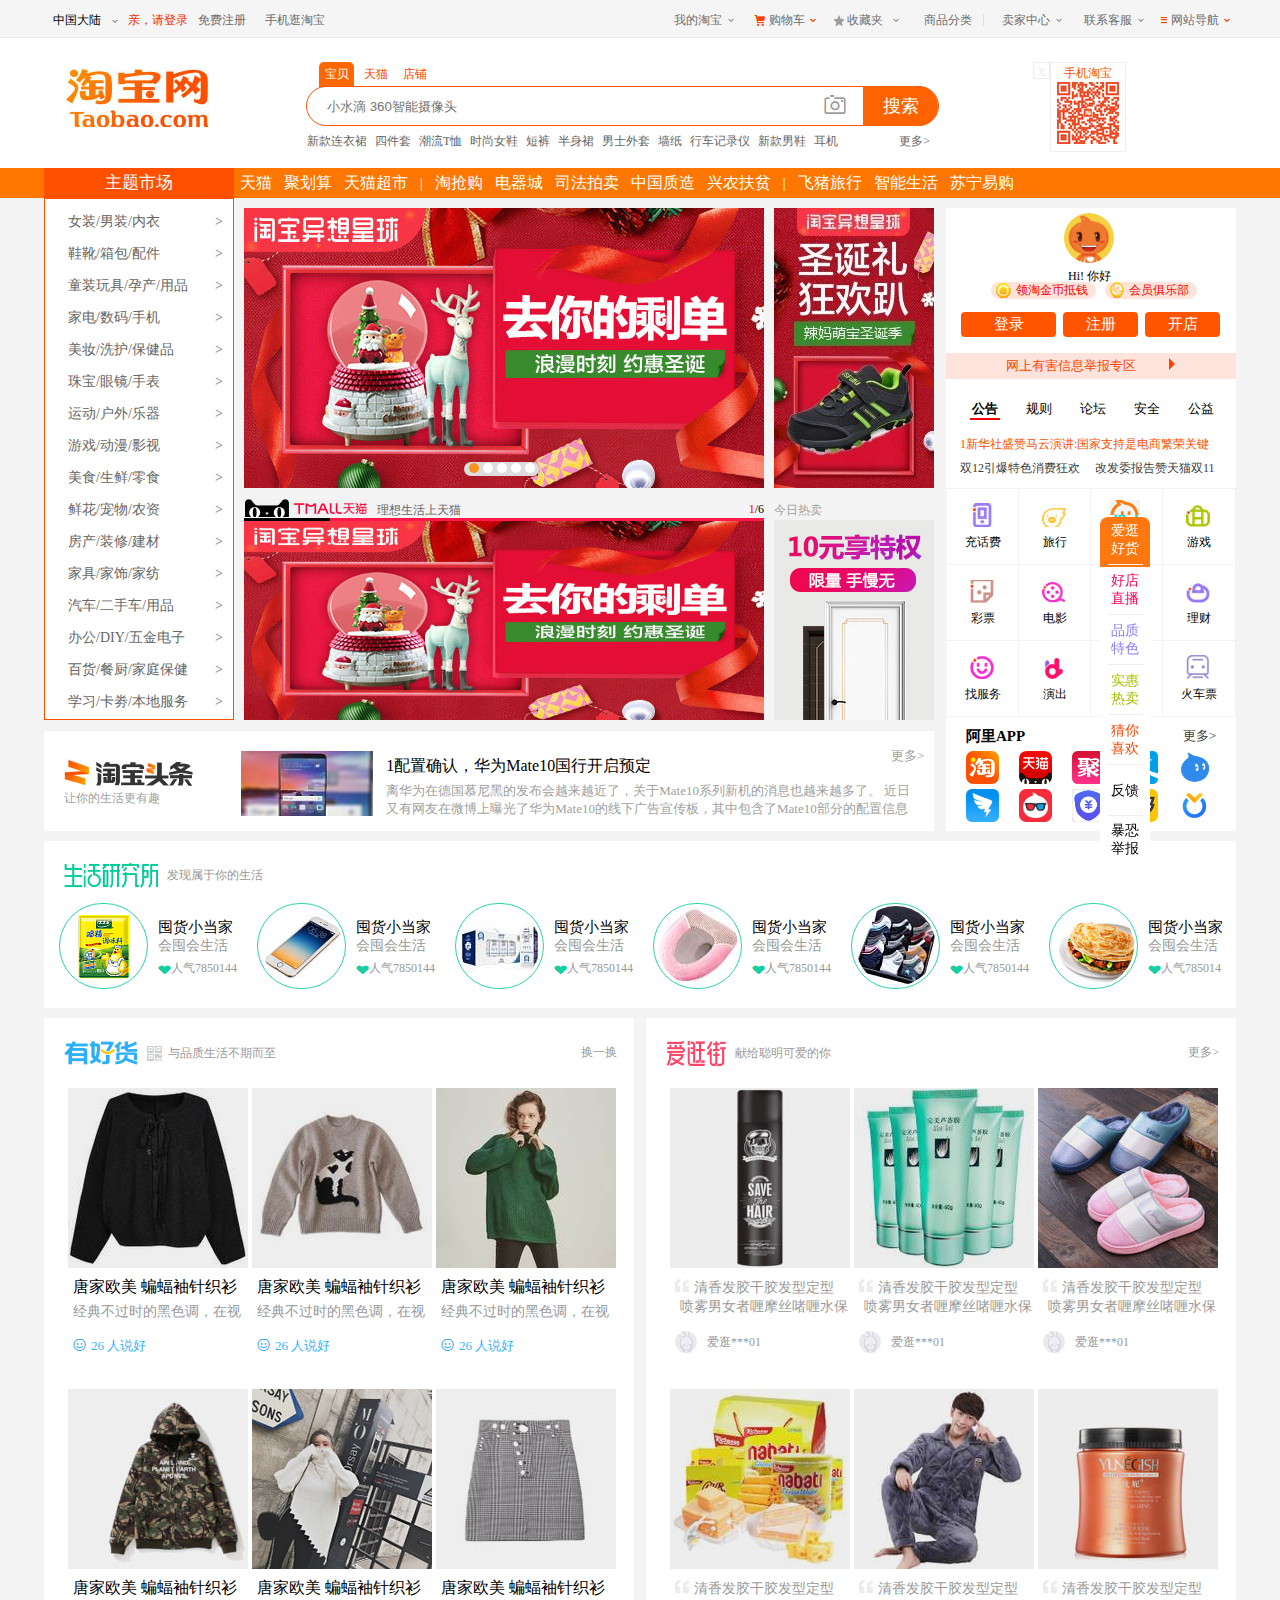
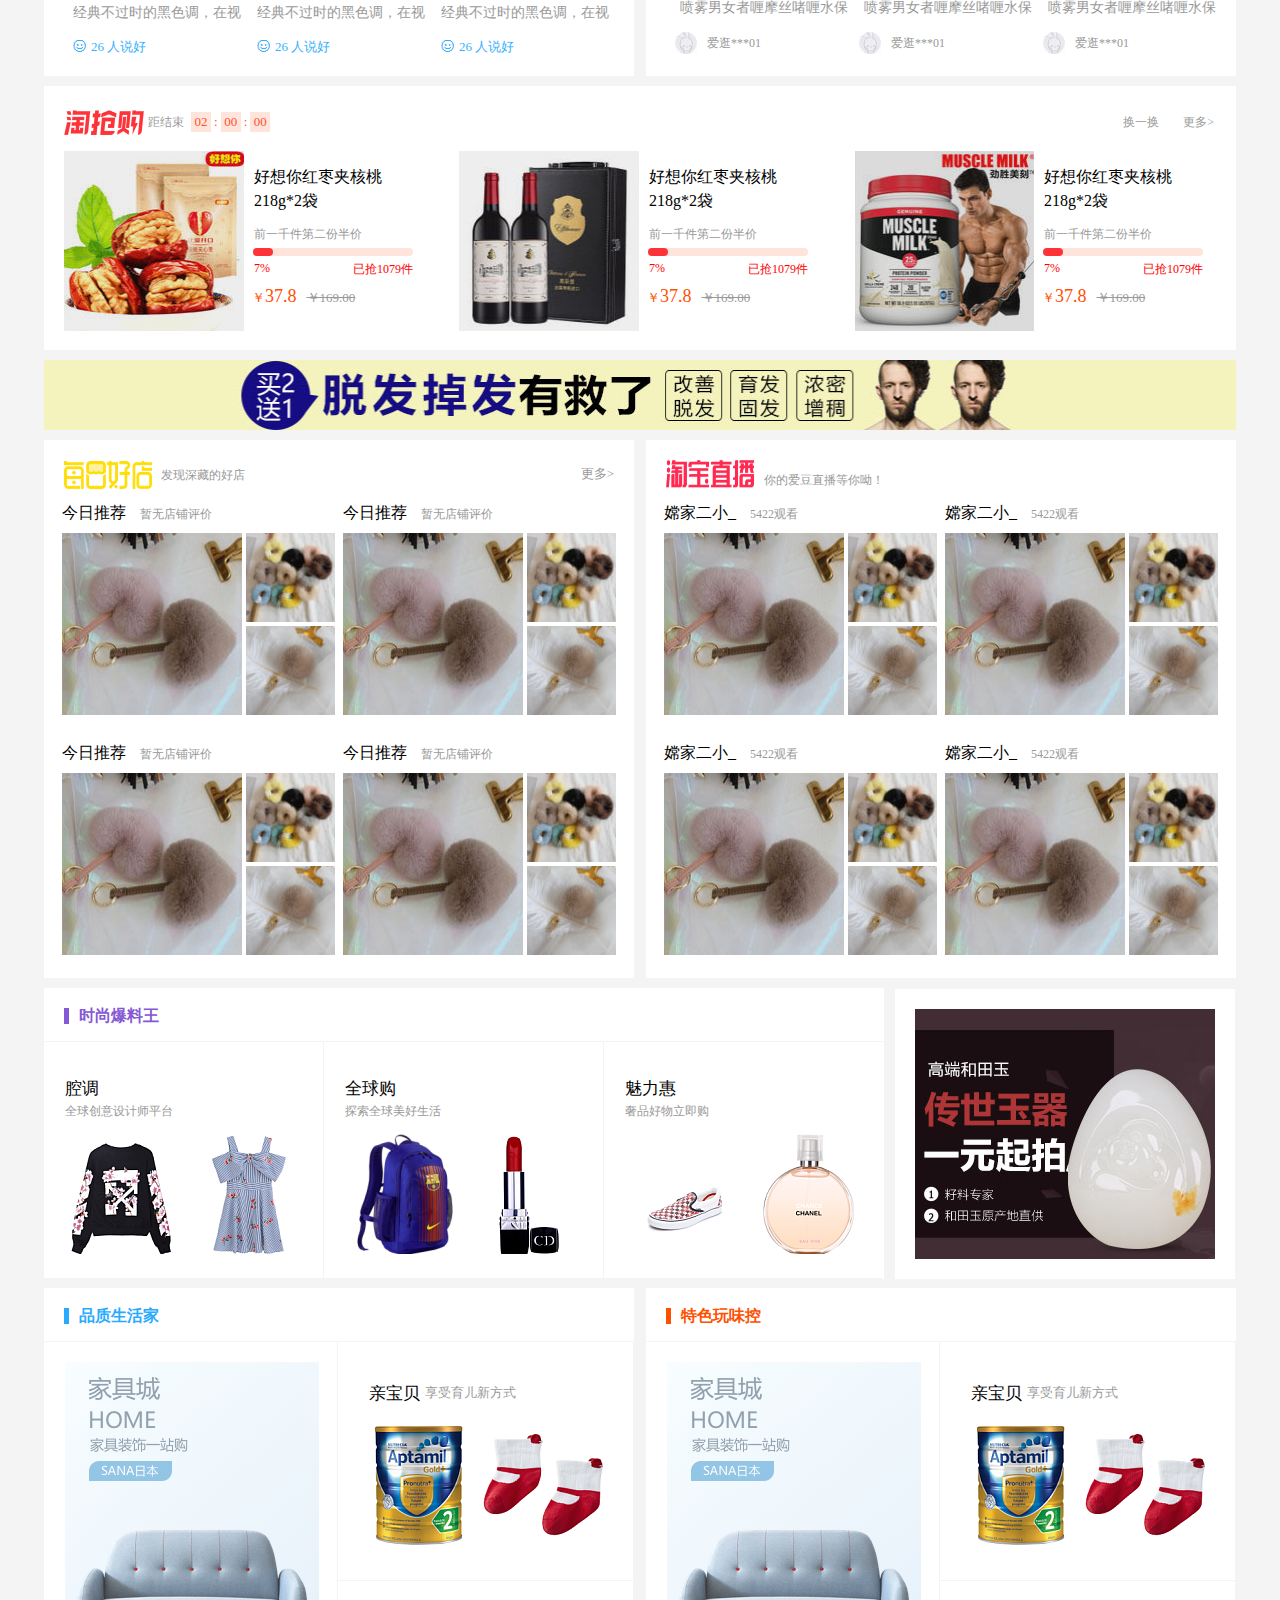
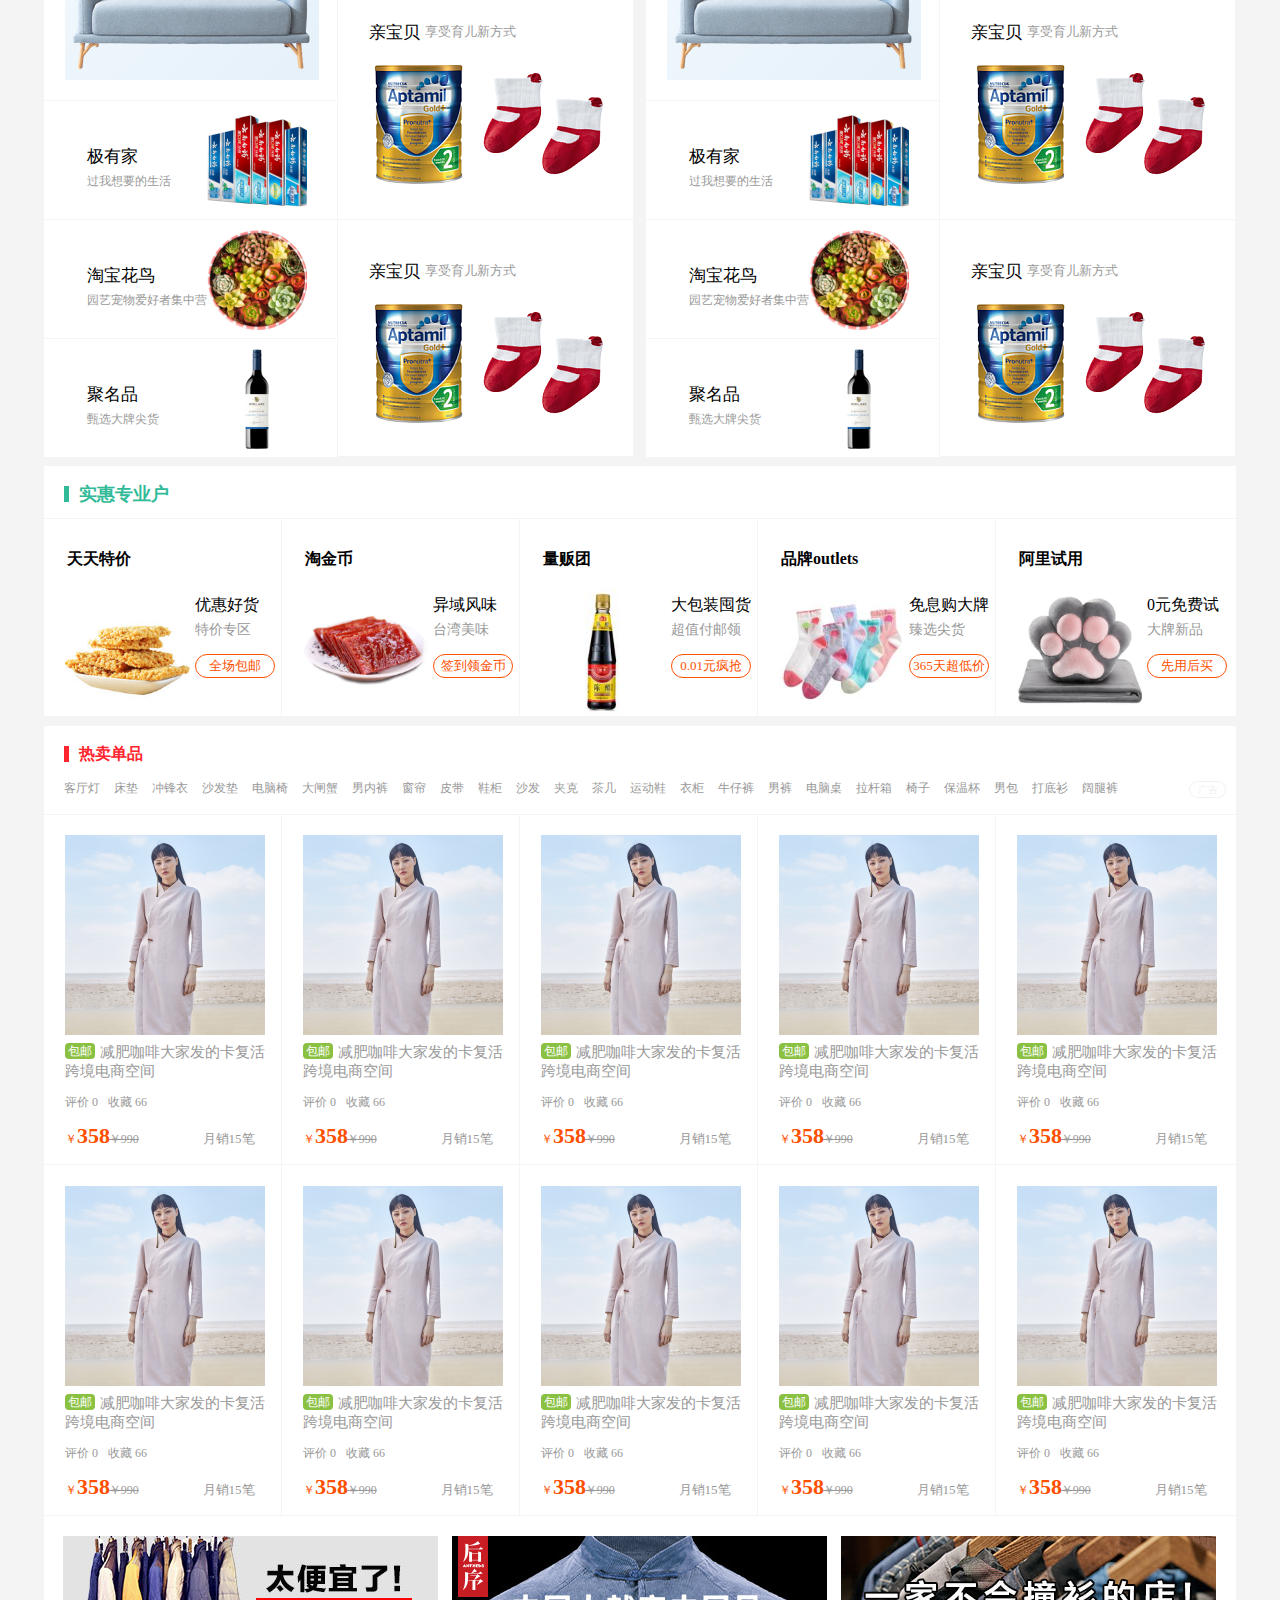
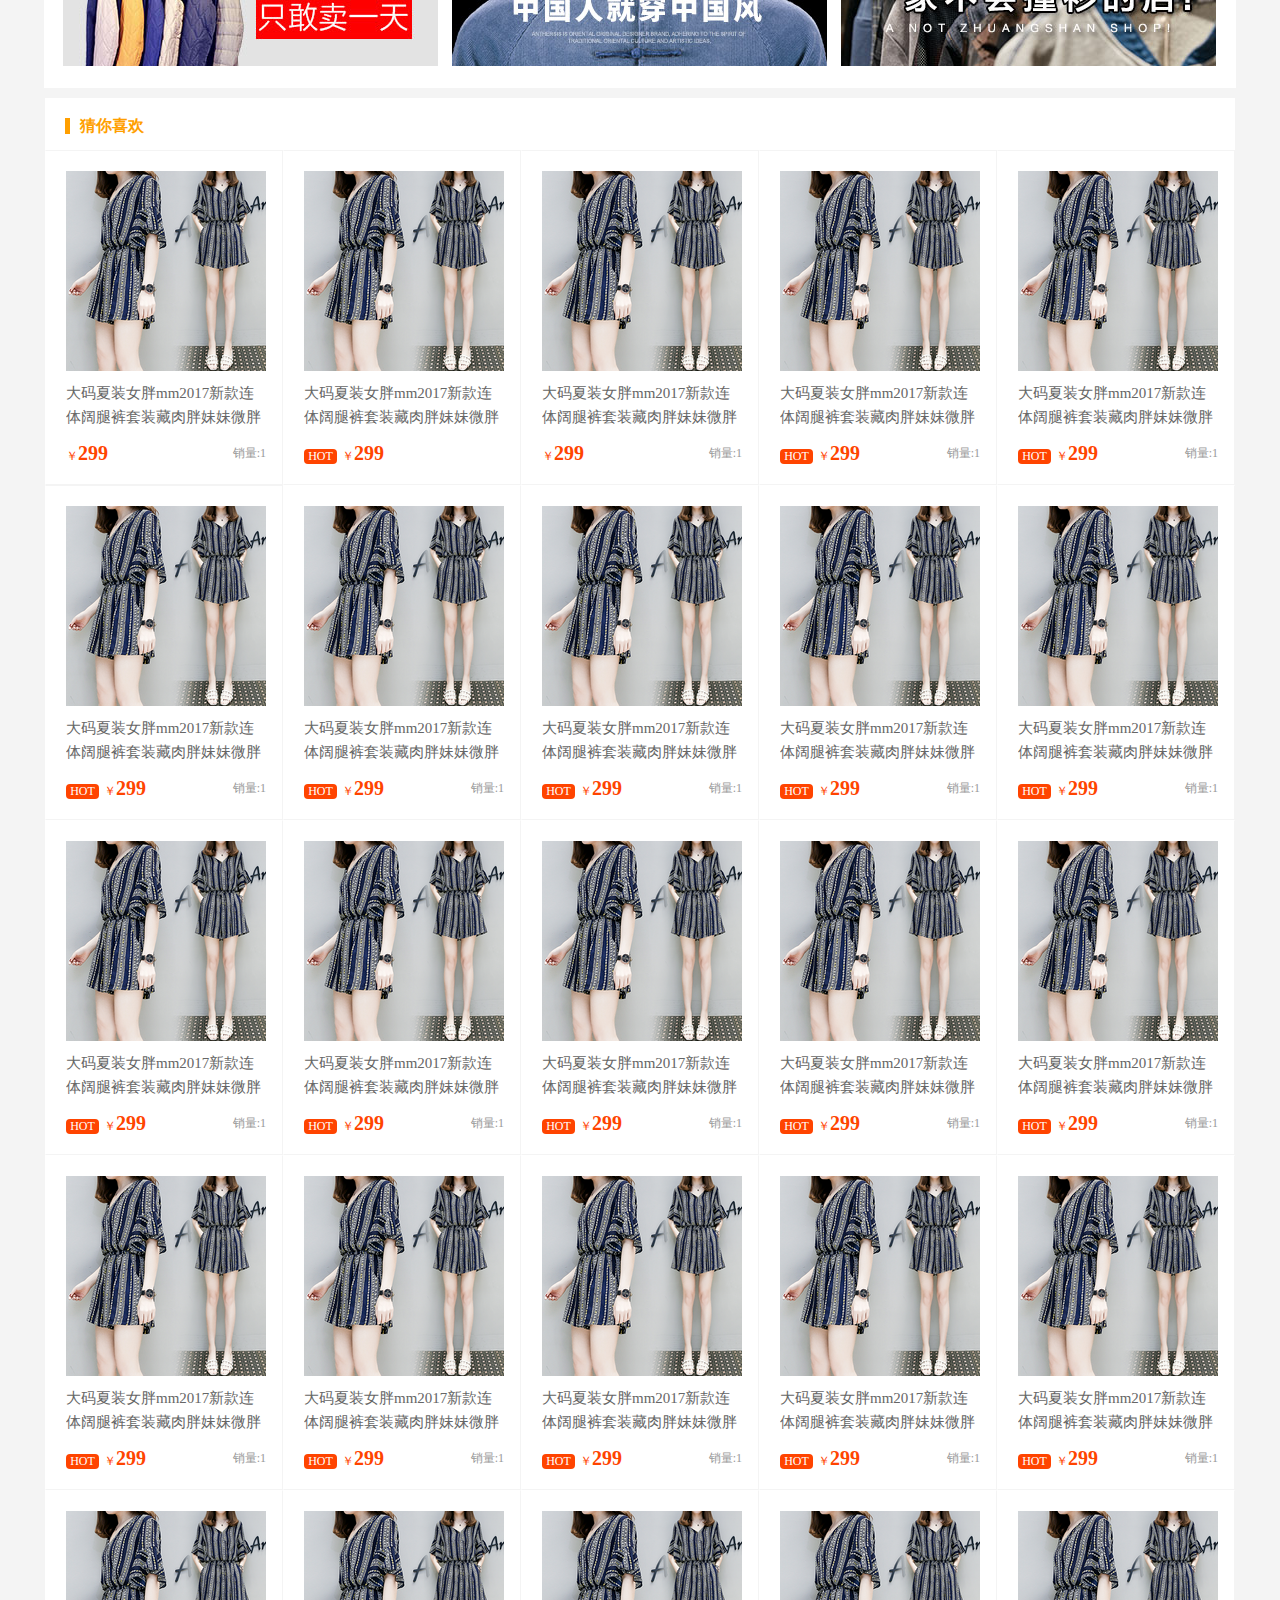
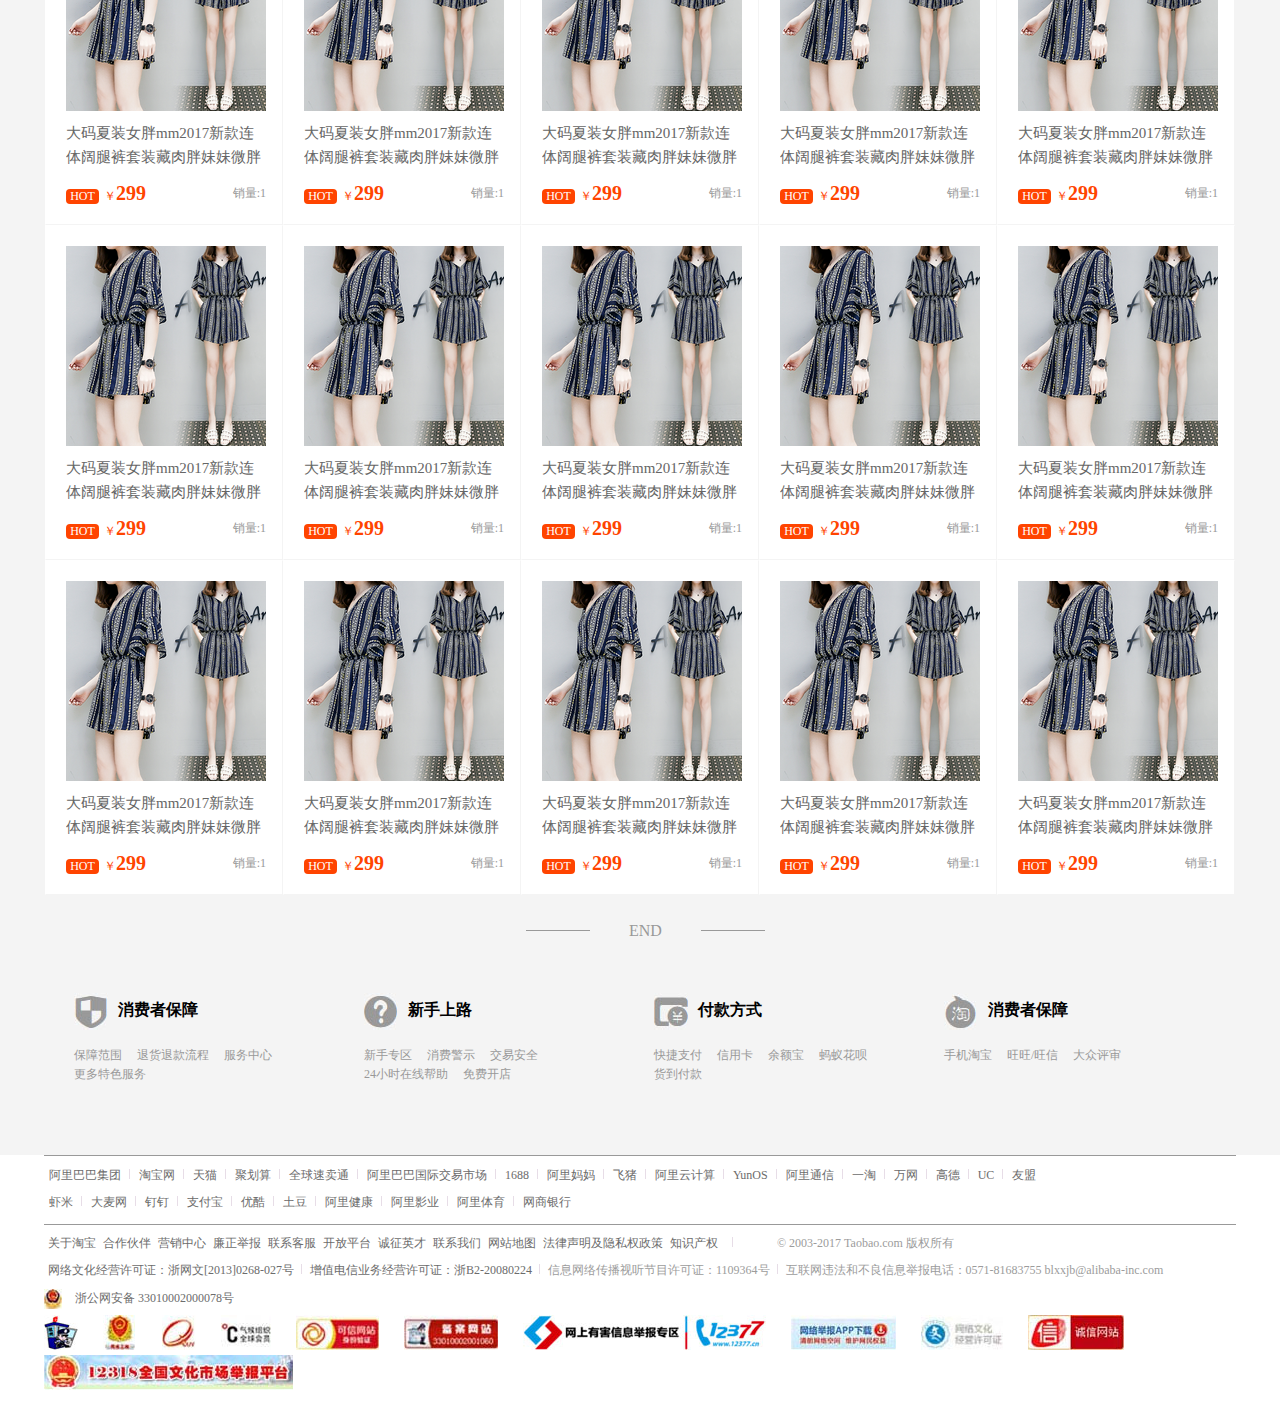
<file: 淘宝网/index.html>
<!DOCTYPE html>
<html>
	<head>
		<meta charset="utf-8">
		<title></title>
		<link type="text/css" rel="stylesheet" href="css/shouye.css"/>
		<script src="js/move.js"></script>
		<script src="js/jquery-1.12.0.js"></script>
		<script src="js/cookie.js"></script>
		<script type="text/javascript">
			window.onload = function(){
				var box2_04 = document.getElementById("box2_04");
				var xcen = document.getElementById("xcen");
				xcen.onmousedown = function(){
					box2_04.style.display = "none";
				}
				var a3 = document.getElementById("a3");
				var ai = a3.getElementsByTagName("a");
				var last = ai[0];
				ai[0].style.backgroundColor = "#ff6800";
				ai[0].style.color = "white";
				ai[0].style.borderTopLeftRadius = "5px";
				ai[0].style.borderTopRightRadius = "5px";
				for(var i=0;i<ai.length;i++){
					ai[i].index = i;
					ai[i].onmousedown = function(){
						last.style.backgroundColor = "white";
						last.style.borderTopLeftRadius = "0px";
						last.style.borderTopRightRadius = "0px";
						last.style.color = "#ff6800";
						this.style.backgroundColor = "#ff6800";
						this.style.borderTopLeftRadius = "5px";
						this.style.borderTopRightRadius = "5px";
						this.style.color = "white";
						last = this;
					}
				}
//				第一个轮播图
				var lunbo_01 = document.getElementById("lunbo_01");
				var imgtu = document.getElementById("imgtu");
				var igl_01 = imgtu.getElementsByTagName("img");
				var xquan = document.getElementById("xquan");
				var sp = xquan.getElementsByTagName("span");
				var but1 = document.getElementById("but1");
				var but2 = document.getElementById("but2");
				sp[0].style.backgroundColor = "#F7931E";
				var width = igl_01[0].offsetWidth;
				var j = 0;
				var time = setInterval(fn,5000);
				function fn(){
					j++;
					spys();
					move(imgtu,"left",-width*j,30,function(){
						if(j==igl_01.length-1){
							imgtu.style.left = 0+"px";
							j=0;
						}
					});
				}
				lunbo_01.onmouseover = function(){
					clearInterval(time);
					but1.style.display = "block";
					but2.style.display = "block";
				}
				lunbo_01.onmouseout = function(){
					time = setInterval(fn,5000);
					but1.style.display = "none";
					but2.style.display = "none";
				}
				function spys(){
					for(var a=0;a<sp.length;a++){
						if(a==j){
							sp[a].style.backgroundColor = "#F7931E";
						}else{
							sp[a].style.backgroundColor = "white";
						}
					}
					if(j==sp.length){
							sp[0].style.backgroundColor = "#F7931E";
						}
				}
				for(var b=0;b<sp.length;b++){
					sp[b].index=b;
					sp[b].onmousedown = function(){
						j = this.index;
						spys();
						move(imgtu,"left",-width*this.index,20);
					}
				}
				but1.onmousedown = function(){
					j--;
					if(j==-1){
						imgtu.style.left = -width*sp.length+"px";
						j = sp.length-1;
					}
					spys();
					move(imgtu,"left",-width*j,30,function(){
						if(j==igl_01.length-1){
							imgtu.style.left = 0+"px";
							j = 0;
						}
					});
				}
				but2.onmousedown = function(){
					j++;
					if(j==sp.length+1){
						j = 1;
						imgtu.style.left = 0+"px";
					}
					spys();
					move(imgtu,"left",-width*j,30,function(){
						if(j==igl_01.length-1){
							imgtu.style.left = 0+"px";
							j = 0;
						}
					});
				}
//				第二个轮播图
                var liu = document.getElementById("liu");
                var hengtiao = document.getElementById("hengtiao");
                var elsp = hengtiao.getElementsByTagName("span");
                var dongtu = document.getElementById("dongtu");
                var ztp = document.getElementById("ztp");
                var erimg = ztp.getElementsByTagName("img");
                var but3 = document.getElementById("but3");
                var but4 = document.getElementById("but4");
                var width2 = erimg[0].offsetWidth;
                var time2 = setInterval(fn1,4800);
                var c = 0;
                var f = 0;
                elsp[0].style.backgroundColor = "black";
                function fn1(){
                	c++;
                	if(c==erimg.length-1){
                		liu.innerHTML = 1;
                	}else{
                		liu.innerHTML = c+1;
                	}
                	span2();
                	move(ztp,"left",-width2*c,30,function(){
                		if(c==erimg.length-1){
                			ztp.style.left = 0+"px";
                			c = 0;
                		}
                	});
                }
                for(var d=0;d<elsp.length;d++){
                	elsp[d].index=d;
                	elsp[d].onmousedown = function(){
                		c = this.index;
                		liu.innerHTML = this.index+1;
                		span2();
                		move(ztp,"left",-width2*this.index,30);
                	}
                	
                }
                function span2(){
                	for(var e=0;e<elsp.length;e++){
                		if(e==c){
                			elsp[e].style.backgroundColor = "black";
                		}else{
                			elsp[e].style.backgroundColor = "#ff184a";
                		}
                	}
                	if(c==elsp.length){
                		elsp[0].style.backgroundColor = "black";
                	}
                }
                but3.onmousedown = function(){
                	c--;
                	if(c==-1){
                		ztp.style.left = -width2*elsp.length+"px";
                		c = elsp.length-1;
                		liu.innerHTML = 6;
                	}else{
                		liu.innerHTML = c+1;
                	}
                	span2();
                	move(ztp,"left",-width2*c,30,function(){
                		if(c==erimg.length-1){
                			ztp.style.left = 0+"px";
                			c = 0;
                		}
                	});
                }
                but4.onmousedown = function(){
                	c++;
                	if(c==elsp.length+1){
                		c=1;
                		ztp.style.left = 0+"px";
                	}
                	if(c==erimg.length-1){
                		liu.innerHTML = 1;
                	}else{
                		liu.innerHTML = c+1;
                	}
                	span2();move(ztp,"left",-width2*c,30,function(){
                		if(c==erimg.length-1){
                			ztp.style.left = 0+"px";
                			c = 0;
                		}
                	});
                }
                dongtu.onmouseover = function(){
                	clearInterval(time2);
                	but3.style.display = "block";
                	but4.style.display = "block";
                }
                dongtu.onmouseout = function(){
                	time2 = setInterval(fn1,4800);
                	but3.style.display = "none";
                	but4.style.display = "none";
                }
                
//              轮播图3
                var lunbo3 = document.getElementById("lunbo3");
                var lunbo3_01 = document.getElementById("lunbo3_01");
                var lbdiv = lunbo3_01.getElementsByTagName("div");
                var g = 0;
                var height = lbdiv[0].offsetHeight;
                var time3 = setInterval(lb3,4000);
                function lb3(){
                	g++;
                	move(lunbo3_01,"top",-height*g,30,function(){
                		if(g==lbdiv.length-1){
                            lunbo3_01.style.top = 0+"px";
                		    g=0;
            		    }
                	});
                }
                lunbo3.onmouseover =function(){
                	clearInterval(time3);
                }
                lunbo3.onmouseout = function(){
                	time3 = setInterval(lb3,4800);
                }
                window.onblur = function(){
                	clearInterval(time);
                	clearInterval(time2);
                	clearInterval(time3);
                }
                
                window.onfocus = function(){
                	clearInterval(time);
					time = setInterval(fn,5000);
					clearInterval(time2);
                	time2 = setInterval(fn1,4800);
                	clearInterval(time3);
                	time3 = setInterval(lb3,4800);
                }
//              充话费
                var rierji1 = document.getElementById("rierji1");
                var rierji2 = document.getElementById("rierji2");
                var rierji3 = document.getElementById("rierji3");
                var li_01 = document.getElementById("li_01");
                var li_02 = document.getElementById("li_02");
                var li_03 = document.getElementById("li_03");
                var li_04 = document.getElementById("li_04");
                var cuo1 = document.getElementById("cuo1");
                var cuo2 = document.getElementById("cuo2");
                var cuo3 = document.getElementById("cuo3");
                li_01.onmouseover = function(){
                	rierji1.style.display = "block";
                	rierji2.style.display = "none";
                	rierji3.style.display = "none";
                	li_02.style.borderColor = "#f4f4f4";
                	li_03.style.borderColor = "#f4f4f4";
                	li_01.style.borderColor = "red";
                	li_01.style.borderBottomColor = "#ffffff";
                	li_02.style.borderBottomColor = "red";
                	li_03.style.borderBottomColor = "red";
                	li_04.style.borderBottomColor = "red";
                }
                li_02.onmouseover = function(){
                	rierji2.style.display = "block";
                	rierji1.style.display = "none";
                	rierji3.style.display = "none";
                	li_01.style.borderColor = "#f4f4f4";
                	li_03.style.borderColor = "#f4f4f4";
                	li_02.style.borderColor = "red";
                	li_02.style.borderBottomColor = "#ffffff";
                	li_01.style.borderBottomColor = "red";
                	li_03.style.borderBottomColor = "red";
                	li_04.style.borderBottomColor = "red";
                	li_01.style.borderRightColor = "red";
                }
                li_03.onmouseover = function(){
                	rierji3.style.display = "block";
                	rierji1.style.display = "none";
                	rierji2.style.display = "none";
                	li_01.style.borderColor = "#f4f4f4";
                	li_02.style.borderColor = "#f4f4f4";
                	li_03.style.borderColor = "red";
                	li_03.style.borderBottomColor = "#ffffff";
                	li_01.style.borderBottomColor = "red";
                	li_02.style.borderBottomColor = "red";
                	li_04.style.borderBottomColor = "red";
                	li_02.style.borderRightColor = "red";
                }
                cuo1.onmousedown = function(){
                	rierji1.style.display = "none";
                	li_01.style.borderColor = "#f4f4f4";
                	li_02.style.borderColor = "#f4f4f4";
                	li_03.style.borderColor = "#f4f4f4";
                	li_04.style.borderColor = "#f4f4f4";
                }
                cuo1.onmouseover = function(){
                	cuo1.style.backgroundColor = "#999999";
                }
                cuo1.onmouseout = function(){
                	cuo1.style.backgroundColor = "#ffffff";
                }
                cuo2.onmousedown = function(){
                	rierji2.style.display = "none";
                	li_01.style.borderColor = "#f4f4f4";
                	li_02.style.borderColor = "#f4f4f4";
                	li_03.style.borderColor = "#f4f4f4";
                	li_04.style.borderColor = "#f4f4f4";
                }
                cuo2.onmouseover = function(){
                	cuo2.style.backgroundColor = "#999999";
                }
                cuo2.onmouseout = function(){
                	cuo2.style.backgroundColor = "#ffffff";
                }
                cuo3.onmousedown = function(){
                	rierji3.style.display = "none";
                	li_01.style.borderColor = "#f4f4f4";
                	li_02.style.borderColor = "#f4f4f4";
                	li_03.style.borderColor = "#f4f4f4";
                	li_04.style.borderColor = "#f4f4f4";
                }
                cuo3.onmouseover = function(){
                	cuo3.style.backgroundColor = "#999999";
                }
                cuo3.onmouseout = function(){
                	cuo3.style.backgroundColor = "#ffffff";
                }
//              距结束
                var dspan_01 = document.getElementById("dspan_01");
                var dspan_02 = document.getElementById("dspan_02");
                var dspan_03 = document.getElementById("dspan_03");
                var shi = 1;
                var fen = 59;
                var miao = 60;
                var ling = 0;
                var time4 = setInterval(djs,1000);
                function djs(){
                	miao--;
                	if(shi<10){
                		dspan_01.innerHTML = "0"+shi;
                	}else{
                		dspan_01.innerHTML = shi;
                	}
                	if(fen<10){
                		dspan_02.innerHTML = "0"+fen;
                	}else{
                		dspan_02.innerHTML = fen;
                	}
                	if(miao<10){
                		dspan_03.innerHTML = "0"+miao;
                	}else{
                		dspan_03.innerHTML = miao;
                	}
                	if(miao<=0){
                		fen = fen-1;
                		miao = 60;
                	}
                	if(fen<=0){
                		shi = shi-1;
                		fen = 59;
                	}
                	if(shi<0){
                		dspan_01.innerHTML = "00";
                		dspan_02.innerHTML = "00";
                		dspan_03.innerHTML = "00";
                		clearInterval(time4);
                	}
                } 
//              猜你喜欢
                var box14_02 = document.getElementById("box14_02");
                var xhr = createxhr();
                xhr.open("GET","js/shouye.json",true);
				xhr.send(null);
				xhr.onreadystatechange = function(){
					if(xhr.readyState==4&&xhr.status==200){
						var res = JSON.parse(xhr.responseText);
						for(var i=0;i<res.length;i++){
							var div1 = document.createElement("div");
							box14_02.appendChild(div1);
							if(i>5){
								div1.className = "xiazhuang xztop";
							}else{
								div1.className = "xiazhuang";
							}
							var img1 = document.createElement("img");
							div1.appendChild(img1);
							img1.src = res[i].src1;
							var p1 = document.createElement("p");
							div1.appendChild(p1);
							p1.className = "xz_01";
							p1.innerHTML = res[i].xz_01;
							var p2 = document.createElement("p");
							div1.appendChild(p2);
							p2.className = "xz_02";
							var span1 = document.createElement("span");
							p2.appendChild(span1);
							if(res[i].xz_03==""){
								
							}else{
								span1.className = "xz_03";
								span1.innerHTML = res[i].xz_03;
							}
							var span2 = document.createElement("span");
							p2.appendChild(span2);
							span2.className = "xz_04";
							span2.innerHTML = res[i].xz_04;
							var span3 = document.createElement("span");
							p2.appendChild(span3);
							span3.className = "xz_05";
							span3.innerHTML = res[i].xz_05;
							var span4 = document.createElement("span");
							p2.appendChild(span4);
							span4.className = "xz_06";
							if(res[i].xz_06==""){
								
							}else{
								span4.innerHTML = res[i].xz_06;
							}
							var div2 = document.createElement("div");
							div1.appendChild(div2);
							div2.className = "xz_07";
							var div3 = document.createElement("div");
							div2.appendChild(div3);
							div3.className = "xz_07_01";
							var p3 = document.createElement("p");
							div3.appendChild(p3);
							p3.className = "zxs_01";
							var img2 = document.createElement("img");
							p3.appendChild(img2);
							img2.src = res[i].src2;
							var span5 = document.createElement("span");
							p3.appendChild(span5);
							span5.innerHTML = res[i].sp1;
							var p4 = document.createElement("p");
							div3.appendChild(p4);
							p4.className = "zxs_02";
							p4.innerHTML = res[i].zxs_02;
						}
					}
				}
//				隐藏搜索框
                window.onscroll = function(){
	                var scrollTop = document.body.scrollTop||document.documentElement.scrollTop;
	                var tbsosu = document.getElementById("tbsosu");
//	                console.log(scrollTop);
	                if(scrollTop>=168){
	                	tbsosu.style.display = "block";
	                }else{
	                	tbsosu.style.display = "none";
	                }
                }

			}
//			弹框
			$(function(){
				var $li = $(".tk li:lt(5)");
				$li.eq(0).css("background-color","#FF780F");
				$(this).find("a").eq(0).css("color","white");
				$li.on("click",function(){
					$(this).css("background-color","#FF780F");
					$(this).siblings().css("background-color","");
					$(this).find("a").css("color","white");
					$(this).siblings().find("a").css("color","");
				});
//				公告、规则
                $gli = $(".right_03 li");
                $gli.eq(0).find(".a1").css({"border-bottom":"2px solid red","font-weight":"700"});
            	$gli.eq(0).siblings().find(".a1").css({"border-bottom":"","font-weight":""});
            	$gli.eq(0).find("div").css("display","block");
            	$gli.eq(0).siblings().find("div").css("display","none");
                $gli.on("mouseover",function(){
                	$(this).find(".a1").css({"border-bottom":"2px solid red","font-weight":"700"});
                	$(this).siblings().find(".a1").css({"border-bottom":"","font-weight":""});
                	$(this).find("div").css("display","block");
                	$(this).siblings().find("div").css("display","none");
                });
//				亲，请登录
                $(".qdl").on("click",function(){
                	open("denglu.html");
                });
                if(getCookie("chuan")){
                	$(".qdl").html(getCookie("chuan"));
                }
			})
			$(window).scroll(function(){
				if($(document).scrollTop()>=285){
					$(".tkli_06").css("display","block");
				}else{
					$(".tkli_06").css("display","none");
				}
				if($(document).scrollTop()<=440){
					$(".tk").css("position","absolute");
					$(".tk").css("top","500px");
				}else{
					$(".tk").css("position","fixed");
					$(".tk").css("top","55px");
				}
				var $li = $(".tk li:lt(5)");
				if($(document).scrollTop()>=955){
					$li.eq(0).css("background-color","#FF780F");
					$li.eq(0).find("a").css("color","white");
					$li.eq(0).siblings().css("background-color","");
					$li.eq(0).siblings().find("a").css("color","");
				}
				if($(document).scrollTop()>=1970){
					$li.eq(1).css("background-color","#FF780F");
					$li.eq(1).find("a").css("color","white");
					$li.eq(1).siblings().css("background-color","");
					$li.eq(1).siblings().find("a").css("color","");
				}
				if($(document).scrollTop()>=2800){
					$li.eq(2).css("background-color","#FF780F");
					$li.eq(2).find("a").css("color","white");
					$li.eq(2).siblings().css("background-color","");
					$li.eq(2).siblings().find("a").css("color","");
				}
				if($(document).scrollTop()>=3600){
					$li.eq(3).css("background-color","#FF780F");
					$li.eq(3).find("a").css("color","white");
					$li.eq(3).siblings().css("background-color","");
					$li.eq(3).siblings().find("a").css("color","");
				}
				if($(document).scrollTop()>=4830){
					$li.eq(4).css("background-color","#FF780F");
					$li.eq(4).find("a").css("color","white");
					$li.eq(4).siblings().css("background-color","");
					$li.eq(4).siblings().find("a").css("color","");
				}
				var $list = $(".tk li");
				var $scrollTop = $(document).scrollTop();
				$list.eq(5).on("click",function(){
					$(document).scrollTop(0);
					$li.eq(0).css("background-color","#FF780F");
					$li.eq(0).find("a").css("color","white");
					$li.eq(0).siblings().css("background-color","");
					$li.eq(0).siblings().find("a").css("color","");
				});
				$list.eq(0).on("click",function(){
					$(document).scrollTop(955);
				});
				$list.eq(1).on("click",function(){
					$(document).scrollTop(1970);
				});
				$list.eq(2).on("click",function(){
					$(document).scrollTop(2800);
				});
				$list.eq(3).on("click",function(){
					$(document).scrollTop(3600);
				});
				$list.eq(4).on("click",function(){
					$(document).scrollTop(4830);
				});
			})
		</script>
	</head>
	<body>
		<!--隐藏搜索框-->
		<div class="tbsosu" id="tbsosu">
			<div class="tbsosu_01">
				<img src="img/tb_logo.jpg"/>
				<div class="tbsosu_02">
					<div class="sou_01">搜索</div>
					<input type="text" placeholder="请输入..."/>
				</div>
			</div>
		</div>
		<!--弹框-->	
		<div class="tk" id="tk">
			<img src="img/bxlian.jpg"/>
			<div class="tk_01">
				<ul>
					<li style="border-top-left-radius: 8px; border-top-right-radius: 8px;" class="tkli_01"><a class="ta_a5">爱逛好货</a></li>
					<li class="tkli_02"><a class="ta_a1">好店直播</a></li>
					<li class="tkli_03"><a class="ta_a2">品质特色</a></li>
					<li class="tkli_04"><a class="ta_a3">实惠热卖</a></li>
					<li class="tkli_05"><a class="ta_a4">猜你喜欢</a></li>
					<li class="tkli_06"><a class="ta_a5"><span class="ta_sp">^</span>顶部</a></li>
					<li><a class="ta_a5" style="padding-top: 15px; padding-bottom: 15px;">反馈</a></li>
					<li style="border-bottom-left-radius: 8px; border-bottom-right-radius: 8px;"><a class="ta_a5">暴恐举报</a></li>
				</ul>
			</div>
		</div>
		<!--开头-->
		<div class="box1">
			<div class="box1_01">
				<div class="chengshi">
					<ul>
						<li>中国大陆<img src="img/xiekuo.jpg"/>
							<ul class="ejcd">
								<li>全球</li>
								<li>全球</li>
								<li>全球</li>
								<li>全球</li>
								<li>全球</li>
								<li>全球</li>
								<li>全球</li>
								<li>全球</li>
								<li>全球</li>
								<li>全球</li>
								<li>全球</li>
								<li>全球</li>
								<li>全球</li>
								<li>全球</li>
								<li>全球</li>
								<li>全球</li>
								<li>全球</li>
								<li>全球</li>
								<li>全球</li>
								<li>全球</li>
								<li>全球</li>
								<li>全球</li>
								<li>全球</li>
								<li>全球</li>
							</ul>
						</li>
					</ul>
				</div>
				<div class="qin"><a href="#" class="qdl">亲，请登录</a></div>
				<div class="qin_01">
					<a href="zhuce.html">免费注册</a>
					<a href="#">手机逛淘宝</a>
				</div>
				<div class="ring">
					<div class="erji">
						<ul>
							<li>
								<a href="denglu.html" class="abiao">我的淘宝</a><img src="img/xiekuo.jpg"/>
								<ul>
									<li>已买到的宝贝</li>
									<li>我的足迹</li>
									<li>爱逛街</li>
									<li>淘宝达人</li>
									<li>新欢</li>
								</ul>
							</li>
							<li style="background-color: #f5f5f5;"><img src="img/gwc.jpg"/><a href="#" class="abiao">购物车</a><img src="img/xiekou_01.jpg"/></li>
							<li>
								<img src="img/xing.jpg"/><a href="#" class="abiao">收藏夹</a>
								<img src="img/xiekuo.jpg"/>
								<ul class="list" style="height: 68px;">
									<li>收藏的宝贝</li>
									<li>收藏的店铺</li>
								</ul>
							</li>
							<li style="background-color: #f5f5f5;">
								<a href="#" class="list_02 abiao">商品分类</a>
							</li>
							<li>
								<a href="#" class="abiao">卖家中心</a><img src="img/xiekuo.jpg"/>
								<ul class="list">
									<li>免费开店</li>
									<li>已卖出的宝贝</li>
									<li>出售中的宝贝</li>
									<li>卖家服务市场</li>
									<li>卖家服务中心</li>
								</ul>
							</li>
							<li>
								<a href="#" class="abiao">联系客服</a><img src="img/xiekuo.jpg"/>
								<ul class="list" style="height: 68px;">
									<li>消费者客服</li>
									<li>卖家客服</li>
								</ul>
							</li>
							<li>
								<img src="img/hang.jpg"/><a href="#" class="abiao">网站导航</a><img src="img/xiekou_01.jpg"/>
	                            <div class="list_01">
		                            	<div class="daohang_01">
		                            		<h4>主题市场</h4>
		                            		<ul>
		                            			<li><a href="#">女装</a></li>
		                            			<li><a href="#">箱包</a></li>
		                            			<li><a href="#">手机</a></li>
		                            			<li><a href="#">手表</a></li>
		                            			<li><a href="#">游戏</a></li>
		                            			<li><a href="#">鲜花</a></li>
		                            			<li><a href="#">装修</a></li>
		                            			<li><a href="#">汽车</a></li>
		                            			<li><a href="#">定制</a></li>
		                            		</ul>
		                            		<ul>
		                            			<li><a href="#">男装</a></li>
		                            			<li><a href="#">婴童</a></li>
		                            			<li><a href="#">美妆</a></li>
		                            			<li><a href="#">运动</a></li>
		                            			<li><a href="#">动漫</a></li>
		                            			<li><a href="#">宠物</a></li>
		                            			<li><a href="#">建材</a></li>
		                            			<li><a href="#">二手车</a></li>
		                            			<li><a href="#">教育</a></li>
		                            		</ul>
		                            		<ul>
		                            			<li><a href="#">内衣</a></li>
		                            			<li><a href="#">家电</a></li>
		                            			<li><a href="#">珠宝</a></li>
		                            			<li><a href="#">户外</a></li>
		                            			<li><a href="#">影视</a></li>
		                            			<li><a href="#">农资</a></li>
		                            			<li><a href="#">家居</a></li>
		                            			<li><a href="#">办公</a></li>
		                            			<li><a href="#">卡劵</a></li>
		                            		</ul>
		                            		<ul>
		                            			<li><a href="#">鞋靴</a></li>
		                            			<li><a href="#">数码</a></li>
		                            			<li><a href="#">眼镜</a></li>
		                            			<li><a href="#">乐器</a></li>
		                            			<li><a href="#">美食</a></li>
		                            			<li><a href="#">房产</a></li>
		                            			<li><a href="#">百货</a></li>
		                            			<li><a href="#">企业购</a></li>
		                            			<li><a href="#">本地</a></li>
		                            		</ul>
		                            	</div>
		                            	<div class="daohang_01 daohang_02">
		                            		<h4 style="color: #a9c161;">特色市场</h4>
		                            		<ul>
		                            			<li><a href="#">iFashion</a></li>
		                            			<li><a href="#">全球购</a></li>
		                            			<li><a href="#">星店</a></li>
		                            			<li><a href="#">拍卖会</a></li>
		                            			<li><a href="#">飞猪</a></li>
		                            			<li><a href="#">农资</a></li>
		                            			<li><a href="#">俪人购</a></li>
		                            			<li><a href="#">全球精选</a></li>
		                            			<li><a href="#">量贩团</a></li>
		                            		</ul>
		                            		<ul>
		                            			<li><a href="#">爱逛街</a></li>
		                            			<li><a href="#">腔调</a></li>
		                            			<li><a href="#">极有家</a></li>
		                            			<li><a href="#">淘宝众筹</a></li>
		                            			<li><a href="#">亲宝贝</a></li>
		                            			<li><a href="#">天天特价</a></li>
		                            			<li><a href="#">聚名品</a></li>
		                            			<li><a href="#">非常大牌</a></li>
		                            			<li><a href="#">阿里翻译</a></li>
		                            		</ul>
		                            		<ul>
		                            			<li><a href="#">美妆秀</a></li>
		                            			<li><a href="#">淘女郎</a></li>
		                            			<li><a href="#">特色中国</a></li>
		                            			<li><a href="#">中国质造</a></li>
		                            			<li><a href="#">闲鱼</a></li>
		                            			<li><a href="#">Outlets</a></li>
		                            			<li><a href="#">淘抢购</a></li>
		                            			<li><a href="#">试用</a></li>
		                            		</ul>
		                            	</div>
		                            	<div class="daohang_01 daohang_03 daohang_06">
		                            		<h4 style="color: #e066b1;">阿里APP</h4>
		                            		<ul>
		                            			<li><a href="#">淘宝</a></li>
		                            			<li><a href="#">聚划算</a></li>
		                            			<li><a href="#">旺信</a></li>
		                            			<li><a href="#">钉钉</a></li>
		                            			<li><a href="#">虾米音乐</a></li>
		                            			<li><a href="#">爱逛街</a></li>
		                            			<li><a href="#">网商银行</a></li>
		                            		</ul>
		                            		<ul>
		                            			<li><a href="#">天猫</a></li>
		                            			<li><a href="#">飞猪</a></li>
		                            			<li><a href="#">闲鱼</a></li>
		                            			<li><a href="#">高德地图</a></li>
		                            			<li><a href="#">淘票票</a></li>
		                            			<li><a href="#">拍卖会</a></li>
		                            			<li><a href="#">阿里邮箱</a></li>
		                            		</ul>
		                            		<ul>
		                            			<li><a href="#">支付宝</a></li>
		                            			<li><a href="#">蚂蚁聚宝</a></li>
		                            			<li><a href="#">阿里钱盾</a></li>
		                            			<li><a href="#">点点虫</a></li>
		                            			<li><a href="#">菜鸟裹裹</a></li>
		                            			<li><a href="#">阿里云</a></li>
		                            			<li><a href="#">阿里众宝</a></li>
		                            		</ul>
		                            	</div>
		                            	<div class="daohang_01 daohang_04">
		                            		<h4 style="color: #5aaadf;">精彩推荐集</h4>
		                            		<ul>
		                            			<li><a href="#">余额宝</a></li>
		                            			<li><a href="#">淘公仔</a></li>
		                            			<li><a href="#">淘宝香港</a></li>
		                            			<li><a href="#">淘宝全球</a></li>
		                            			<li><a href="#">闺蜜淘货</a></li>
		                            			<li><a href="#">淘工作</a></li>
		                            		</ul>
		                            		<ul class="daohang_05">
		                            			<li><a href="#">大牌捡宝</a></li>
		                            			<li><a href="#">浏览器</a></li>
		                            			<li><a href="#">淘宝台湾</a></li>
		                            			<li><a href="#">淘宝东南亚</a></li>
		                            			<li><a href="#">大众评审</a></li>
		                            		</ul>
		                            	</div>
	                            </div>
							</li>
						</ul>
					</div>
                </div>
			</div>
		</div>
	    <!--搜索-->
	    <div class="quan">
		    <div class="box2">
		    	<div class="img1"><img src="img/logo3.jpg"/></div>
		    	<div class="box2_01" id="a3">
		    		<a href="#">宝贝</a>
		    		<a href="#">天猫</a>
		    		<a href="#">店铺</a>
		    	</div>
		    	<div class="box2_02">
		    		<input type="text" placeholder="小水滴 360智能摄像头"/>
		    		<img src="img/zhaoxiangji.jpg" class="ssimg"/>
		    		<div class="sousuo">搜索</div>
		    	</div>
		    	<div class="box2_03">
		    			<a href="#">新款连衣裙</a>
		    			<a href="#">四件套</a>
		    			<a href="#">潮流T恤</a>
		    			<a href="#">时尚女鞋</a>
		    			<a href="#">短裤</a>
		    			<a href="#">半身裙</a>
		    			<a href="#">男士外套</a>
		    			<a href="#">墙纸</a>
		    			<a href="#">行车记录仪</a>
		    			<a href="#">新款男鞋</a>
		    			<a href="#">耳机</a>
		    			<a href="#" style="margin-left: 58px;">更多&gt;</a>
		    	</div>
		    	<div class="box2_04" id="box2_04">
		    		<div class="xcen" id="xcen">x</div>
		    		<div class="sjsm">
		    			<span>手机淘宝</span>
		    			<img src="img/ewm.jpg"/>
		    		</div>
		    	</div>
		    </div>
	    </div>	
	    <!--主题市场-->
	    <div class="box3">
	    	<div class="box3_01">
	    		<span>主题市场</span>
	    		<div class="ul_01">
		    		<ul>
		    			<li><a href="#">天猫</a><img src="img/mao.jpg" class="img2"/></li>
		    			<li><a href="#">聚划算</a><img src="img/mao.jpg" class="img3"/></li>
		    			<li><a href="#">天猫超市</a><img src="img/mao.jpg" class="img4"/></li>
		    			<li><span class="li_xie">|</span></li>
		    		</ul>
		    		<ul>
		    			<li><a href="#">淘抢购</a><img src="img/mao.jpg" class="img3"/></li>
		    			<li><a href="#">电器城</a><img src="img/mao.jpg" class="img3"/></li>
		    			<li><a href="#">司法拍卖</a><img src="img/mao.jpg" class="img4"/></li>
		    			<li><a href="#">中国质造</a><img src="img/mao.jpg" class="img4"/></li>
		    			<li><a href="#">兴农扶贫</a><img src="img/mao.jpg" class="img4"/></li>
		    			<li><span class="li_xie">|</span></li>
		    		</ul>
		    		<ul>
		    			<li><a href="#">飞猪旅行</a><img src="img/mao.jpg" class="img4"/></li>
		    			<li><a href="#">智能生活</a><img src="img/mao.jpg" class="img4"/></li>
		    			<li><a href="#">苏宁易购</a><img src="img/mao.jpg" class="img4"/></li>
		    		</ul>
	    		</div>
	    	</div>
	    </div>
	    <!--主题列表-->
	    <div class="box4">
	    	<div class="box4_01">
	    		<ul id="ul_01">
	    			<!--女装-->
	    			<li>
	    				<span class="splb"><a href="#">女装</a>/<a href="#">男装</a>/<a href="#">内衣</a><span class="splb_01">&gt;</span></span>
	    				<div class="lb_01">
	    					<div class="lb2">
	    						<div class="lb2_01">
	    							<div class="nvzhuang">
	    								<a href="#" class="nvzhuang_01">女装</a>
	    								<a href="#" class="nvzhuang_02">更多&gt;</a>
	    							</div>
	    							<div class="nzwb">
	    								<a href="#">羽绒</a>
	    								<a href="#">羽绒服</a>
	    								<a href="#">羽绒服</a>
	    								<a href="#">羽绒服羽绒</a>
	    								<a href="#">羽绒</a>
	    								<a href="#">羽绒服</a>
	    								<a href="#">羽绒服羽绒</a>
	    								<a href="#">羽绒服</a>
	    								<a href="#">羽绒服</a>
	    								<a href="#">羽绒</a>
	    								<a href="#">羽绒服羽</a>
	    								<a href="#">羽绒服</a>
	    								<a href="#">羽绒</a>
	    								<a href="#">羽绒服羽绒</a>
	    								<a href="#">羽绒服</a>
	    								<a href="#">羽绒服羽</a>
	    								<a href="#">羽绒服</a>
	    								<a href="#">羽绒服</a>
	    								<a href="#">羽绒服</a>
	    								<a href="#">羽绒服</a>
	    								<a href="#">羽绒服</a>
	    								<a href="#">羽绒服</a>
	    								<a href="#">羽绒服</a>
	    								<a href="#">羽绒服</a>
	    								<a href="#">羽绒服羽绒服</a>
	    								<a href="#">羽绒服</a>
	    								<a href="#">羽绒服</a>
	    							</div>
	    						</div>
	    						<div class="lb2_01">
	    							<div class="nvzhuang">
	    								<a href="#" class="nvzhuang_01">女装</a>
	    								<a href="#" class="nvzhuang_02">更多&gt;</a>
	    							</div>
	    							<div class="nzwb">
	    								<a href="#">羽绒</a>
	    								<a href="#">羽绒服</a>
	    								<a href="#">羽绒服</a>
	    								<a href="#">羽绒服羽绒</a>
	    								<a href="#">羽绒服</a>
	    								<a href="#">羽绒服</a>
	    								<a href="#">羽绒服羽绒</a>
	    								<a href="#">羽绒服</a>
	    								<a href="#">羽绒服</a>
	    								<a href="#">羽绒</a>
	    								<a href="#">羽绒服羽</a>
	    								<a href="#">羽绒服</a>
	    								<a href="#">羽绒</a>
	    								<a href="#">羽绒服羽绒</a>
	    								<a href="#">羽绒服</a>
	    								<a href="#">羽绒服羽</a>
	    								<a href="#">羽绒服</a>
	    								<a href="#">羽绒服</a>
	    								<a href="#">羽绒服</a>
	    								<a href="#">羽绒服</a>
	    								<a href="#">羽绒服</a>
	    								<a href="#">羽绒服</a>
	    								<a href="#">羽绒服</a>
	    								<a href="#">羽绒服</a>
	    								<a href="#">羽绒服羽绒服</a>
	    								<a href="#">羽绒服</a>
	    								<a href="#">羽绒服</a>
	    							</div>
	    						</div>
	    						<div class="lb2_01">
	    							<div class="nvzhuang">
	    								<a href="#" class="nvzhuang_01">女装</a>
	    								<a href="#" class="nvzhuang_02">更多&gt;</a>
	    							</div>
	    							<div class="nzwb">
	    								<a href="#">羽绒</a>
	    								<a href="#">羽绒服</a>
	    								<a href="#">羽绒服</a>
	    								<a href="#">羽绒服羽绒</a>
	    								<a href="#">羽绒服</a>
	    								<a href="#">羽绒服</a>
	    								<a href="#">羽绒服羽绒</a>
	    								<a href="#">羽绒服</a>
	    								<a href="#">羽绒服</a>
	    								<a href="#">羽绒</a>
	    								<a href="#">羽绒服羽</a>
	    								<a href="#">羽绒服</a>
	    								<a href="#">羽绒</a>
	    								<a href="#">羽绒服羽绒</a>
	    								<a href="#">羽绒服</a>
	    								<a href="#">羽绒服羽</a>
	    								<a href="#">羽绒服</a>
	    								<a href="#">羽绒服</a>
	    								<a href="#">羽绒服</a>
	    								<a href="#">羽绒服</a>
	    								<a href="#">羽绒服</a>
	    								<a href="#">羽绒服</a>
	    								<a href="#">羽绒服</a>
	    								<a href="#">羽绒服</a>
	    								<a href="#">羽绒服羽绒服</a>
	    								<a href="#">羽绒服</a>
	    								<a href="#">羽绒服</a>
	    							</div>
	    						</div>
	    					</div>
	    					<div class="lb3">
	    						<p>猜你喜欢</p>
	    						<div class="tuwm">
	    							<ul>
	    								<li>
	    									<img src="img/nv_04.jpg"/>
	    									<br/>
	    									<a href="#">九月陌默 2017秋</a>
	    								</li>
	    								<li>
	    									<img src="img/nv_04.jpg"/>
	    									<br/>
	    									<a href="#">九月陌默 2017秋</a>
	    								</li>
	    								<li class="magtop">
	    									<img src="img/nv_04.jpg"/>
	    									<br/>
	    									<a href="#">九月陌默 2017秋</a>
	    								</li>
	    								<li class="magtop">
	    									<img src="img/nv_04.jpg"/>
	    									<br/>
	    									<a href="#">九月陌默 2017秋</a>
	    								</li>
	    								<li class="magtop">
	    									<img src="img/nv_04.jpg"/>
	    									<br/>
	    									<a href="#">九月陌默 2017秋</a>
	    								</li>
	    								<li class="magtop">
	    									<img src="img/nv_04.jpg"/>
	    									<br/>
	    									<a href="#">九月陌默 2017秋</a>
	    								</li>
	    							</ul>
	    						</div>
	    					</div>
	    				</div>
	    			</li>
	    			<!--鞋靴-->
	    			<li>
	    				<span class="splb"><a href="#">鞋靴</a>/<a href="#">箱包</a>/<a href="#">配件</a><span class="splb_01">&gt;</span></span>
	    			    <div class="lb_01 lb_02">
	    					<div class="lb2">
	    						<!--女装-->
	    						<div class="lb2_01">
	    							<div class="nvzhuang">
	    								<a href="#" class="nvzhuang_01">女装</a>
	    								<a href="#" class="nvzhuang_02">更多&gt;</a>
	    							</div>
	    							<div class="nzwb">
	    								<a href="#">羽绒</a>
	    								<a href="#">羽绒服</a>
	    								<a href="#">羽绒服</a>
	    								<a href="#">羽绒服羽绒</a>
	    								<a href="#">羽绒</a>
	    								<a href="#">羽绒服</a>
	    								<a href="#">羽绒服羽绒</a>
	    								<a href="#">羽绒服</a>
	    								<a href="#">羽绒服</a>
	    								<a href="#">羽绒</a>
	    								<a href="#">羽绒服羽</a>
	    								<a href="#">羽绒服</a>
	    								<a href="#">羽绒</a>
	    								<a href="#">羽绒服羽绒</a>
	    								<a href="#">羽绒服</a>
	    								<a href="#">羽绒服羽</a>
	    								<a href="#">羽绒服</a>
	    								<a href="#">羽绒服</a>
	    								<a href="#">羽绒服</a>
	    								<a href="#">羽绒服</a>
	    								<a href="#">羽绒服</a>
	    								<a href="#">羽绒服</a>
	    								<a href="#">羽绒服</a>
	    								<a href="#">羽绒服</a>
	    								<a href="#">羽绒服羽绒服</a>
	    								<a href="#">羽绒服</a>
	    								<a href="#">羽绒服</a>
	    							</div>
	    						</div>
	    						<div class="lb2_01">
	    							<div class="nvzhuang">
	    								<a href="#" class="nvzhuang_01">女装</a>
	    								<a href="#" class="nvzhuang_02">更多&gt;</a>
	    							</div>
	    							<div class="nzwb">
	    								<a href="#">羽绒</a>
	    								<a href="#">羽绒服</a>
	    								<a href="#">羽绒服</a>
	    								<a href="#">羽绒服羽绒</a>
	    								<a href="#">羽绒服</a>
	    								<a href="#">羽绒服</a>
	    								<a href="#">羽绒服羽绒</a>
	    								<a href="#">羽绒服</a>
	    								<a href="#">羽绒服</a>
	    								<a href="#">羽绒</a>
	    								<a href="#">羽绒服羽</a>
	    								<a href="#">羽绒服</a>
	    								<a href="#">羽绒</a>
	    								<a href="#">羽绒服羽绒</a>
	    								<a href="#">羽绒服</a>
	    								<a href="#">羽绒服羽</a>
	    								<a href="#">羽绒服</a>
	    								<a href="#">羽绒服</a>
	    								<a href="#">羽绒服</a>
	    								<a href="#">羽绒服</a>
	    								<a href="#">羽绒服</a>
	    								<a href="#">羽绒服</a>
	    								<a href="#">羽绒服</a>
	    								<a href="#">羽绒服</a>
	    								<a href="#">羽绒服羽绒服</a>
	    								<a href="#">羽绒服</a>
	    								<a href="#">羽绒服</a>
	    							</div>
	    						</div>
	    						<div class="lb2_01">
	    							<div class="nvzhuang">
	    								<a href="#" class="nvzhuang_01">女装</a>
	    								<a href="#" class="nvzhuang_02">更多&gt;</a>
	    							</div>
	    							<div class="nzwb">
	    								<a href="#">羽绒</a>
	    								<a href="#">羽绒服</a>
	    								<a href="#">羽绒服</a>
	    								<a href="#">羽绒服羽绒</a>
	    								<a href="#">羽绒服</a>
	    								<a href="#">羽绒服</a>
	    								<a href="#">羽绒服羽绒</a>
	    								<a href="#">羽绒服</a>
	    								<a href="#">羽绒服</a>
	    								<a href="#">羽绒</a>
	    								<a href="#">羽绒服羽</a>
	    								<a href="#">羽绒服</a>
	    								<a href="#">羽绒</a>
	    								<a href="#">羽绒服羽绒</a>
	    								<a href="#">羽绒服</a>
	    								<a href="#">羽绒服羽</a>
	    								<a href="#">羽绒服</a>
	    								<a href="#">羽绒服</a>
	    								<a href="#">羽绒服</a>
	    								<a href="#">羽绒服</a>
	    								<a href="#">羽绒服</a>
	    								<a href="#">羽绒服</a>
	    								<a href="#">羽绒服</a>
	    								<a href="#">羽绒服</a>
	    								<a href="#">羽绒服羽绒服</a>
	    								<a href="#">羽绒服</a>
	    								<a href="#">羽绒服</a>
	    							</div>
	    						</div>
	    					</div>
	    					<div class="lb3">
	    						<p>猜你喜欢</p>
	    						<div class="tuwm">
	    							<ul>
	    								<li>
	    									<img src="img/nv_04.jpg"/>
	    									<br/>
	    									<a href="#">九月陌默 2017秋</a>
	    								</li>
	    								<li>
	    									<img src="img/nv_04.jpg"/>
	    									<br/>
	    									<a href="#">九月陌默 2017秋</a>
	    								</li>
	    								<li class="magtop">
	    									<img src="img/nv_04.jpg"/>
	    									<br/>
	    									<a href="#">九月陌默 2017秋</a>
	    								</li>
	    								<li class="magtop">
	    									<img src="img/nv_04.jpg"/>
	    									<br/>
	    									<a href="#">九月陌默 2017秋</a>
	    								</li>
	    								<li class="magtop">
	    									<img src="img/nv_04.jpg"/>
	    									<br/>
	    									<a href="#">九月陌默 2017秋</a>
	    								</li>
	    								<li class="magtop">
	    									<img src="img/nv_04.jpg"/>
	    									<br/>
	    									<a href="#">九月陌默 2017秋</a>
	    								</li>
	    							</ul>
	    						</div>
	    					</div>
	    				</div>
	    			</li>
	    			<!--童装玩具-->
	    			<li>
	    				<span class="splb"><a href="#">童装玩具</a>/<a href="#">孕产</a>/<a href="#">用品</a><span class="splb_01">&gt;</span></span>
	    					<div class="lb_01 lb_03">
	    					<div class="lb2">
	    						<!--女装-->
	    						<div class="lb2_01">
	    							<div class="nvzhuang">
	    								<a href="#" class="nvzhuang_01">女装</a>
	    								<a href="#" class="nvzhuang_02">更多&gt;</a>
	    							</div>
	    							<div class="nzwb">
	    								<a href="#">羽绒</a>
	    								<a href="#">羽绒服</a>
	    								<a href="#">羽绒服</a>
	    								<a href="#">羽绒服羽绒</a>
	    								<a href="#">羽绒</a>
	    								<a href="#">羽绒服</a>
	    								<a href="#">羽绒服羽绒</a>
	    								<a href="#">羽绒服</a>
	    								<a href="#">羽绒服</a>
	    								<a href="#">羽绒</a>
	    								<a href="#">羽绒服羽</a>
	    								<a href="#">羽绒服</a>
	    								<a href="#">羽绒</a>
	    								<a href="#">羽绒服羽绒</a>
	    								<a href="#">羽绒服</a>
	    								<a href="#">羽绒服羽</a>
	    								<a href="#">羽绒服</a>
	    								<a href="#">羽绒服</a>
	    								<a href="#">羽绒服</a>
	    								<a href="#">羽绒服</a>
	    								<a href="#">羽绒服</a>
	    								<a href="#">羽绒服</a>
	    								<a href="#">羽绒服</a>
	    								<a href="#">羽绒服</a>
	    								<a href="#">羽绒服羽绒服</a>
	    								<a href="#">羽绒服</a>
	    								<a href="#">羽绒服</a>
	    							</div>
	    						</div>
	    						<div class="lb2_01">
	    							<div class="nvzhuang">
	    								<a href="#" class="nvzhuang_01">女装</a>
	    								<a href="#" class="nvzhuang_02">更多&gt;</a>
	    							</div>
	    							<div class="nzwb">
	    								<a href="#">羽绒</a>
	    								<a href="#">羽绒服</a>
	    								<a href="#">羽绒服</a>
	    								<a href="#">羽绒服羽绒</a>
	    								<a href="#">羽绒服</a>
	    								<a href="#">羽绒服</a>
	    								<a href="#">羽绒服羽绒</a>
	    								<a href="#">羽绒服</a>
	    								<a href="#">羽绒服</a>
	    								<a href="#">羽绒</a>
	    								<a href="#">羽绒服羽</a>
	    								<a href="#">羽绒服</a>
	    								<a href="#">羽绒</a>
	    								<a href="#">羽绒服羽绒</a>
	    								<a href="#">羽绒服</a>
	    								<a href="#">羽绒服羽</a>
	    								<a href="#">羽绒服</a>
	    								<a href="#">羽绒服</a>
	    								<a href="#">羽绒服</a>
	    								<a href="#">羽绒服</a>
	    								<a href="#">羽绒服</a>
	    								<a href="#">羽绒服</a>
	    								<a href="#">羽绒服</a>
	    								<a href="#">羽绒服</a>
	    								<a href="#">羽绒服羽绒服</a>
	    								<a href="#">羽绒服</a>
	    								<a href="#">羽绒服</a>
	    							</div>
	    						</div>
	    						<div class="lb2_01">
	    							<div class="nvzhuang">
	    								<a href="#" class="nvzhuang_01">女装</a>
	    								<a href="#" class="nvzhuang_02">更多&gt;</a>
	    							</div>
	    							<div class="nzwb">
	    								<a href="#">羽绒</a>
	    								<a href="#">羽绒服</a>
	    								<a href="#">羽绒服</a>
	    								<a href="#">羽绒服羽绒</a>
	    								<a href="#">羽绒服</a>
	    								<a href="#">羽绒服</a>
	    								<a href="#">羽绒服羽绒</a>
	    								<a href="#">羽绒服</a>
	    								<a href="#">羽绒服</a>
	    								<a href="#">羽绒</a>
	    								<a href="#">羽绒服羽</a>
	    								<a href="#">羽绒服</a>
	    								<a href="#">羽绒</a>
	    								<a href="#">羽绒服羽绒</a>
	    								<a href="#">羽绒服</a>
	    								<a href="#">羽绒服羽</a>
	    								<a href="#">羽绒服</a>
	    								<a href="#">羽绒服</a>
	    								<a href="#">羽绒服</a>
	    								<a href="#">羽绒服</a>
	    								<a href="#">羽绒服</a>
	    								<a href="#">羽绒服</a>
	    								<a href="#">羽绒服</a>
	    								<a href="#">羽绒服</a>
	    								<a href="#">羽绒服羽绒服</a>
	    								<a href="#">羽绒服</a>
	    								<a href="#">羽绒服</a>
	    							</div>
	    						</div>
	    					</div>
	    					<div class="lb3">
	    						<p>猜你喜欢</p>
	    						<div class="tuwm">
	    							<ul>
	    								<li>
	    									<img src="img/nv_04.jpg"/>
	    									<br/>
	    									<a href="#">九月陌默 2017秋</a>
	    								</li>
	    								<li>
	    									<img src="img/nv_04.jpg"/>
	    									<br/>
	    									<a href="#">九月陌默 2017秋</a>
	    								</li>
	    								<li class="magtop">
	    									<img src="img/nv_04.jpg"/>
	    									<br/>
	    									<a href="#">九月陌默 2017秋</a>
	    								</li>
	    								<li class="magtop">
	    									<img src="img/nv_04.jpg"/>
	    									<br/>
	    									<a href="#">九月陌默 2017秋</a>
	    								</li>
	    								<li class="magtop">
	    									<img src="img/nv_04.jpg"/>
	    									<br/>
	    									<a href="#">九月陌默 2017秋</a>
	    								</li>
	    								<li class="magtop">
	    									<img src="img/nv_04.jpg"/>
	    									<br/>
	    									<a href="#">九月陌默 2017秋</a>
	    								</li>
	    							</ul>
	    						</div>
	    					</div>
	    				</div>
	    			</li>
	    			<!--家电-->
	    			<li>
	    				<span class="splb"><a href="#">家电</a>/<a href="#">数码</a>/<a href="#">手机</a><span class="splb_01">&gt;</span></span>
	    				<div class="lb_01 lb_04">
	    					<div class="lb2">
	    						<!--女装-->
	    						<div class="lb2_01">
	    							<div class="nvzhuang">
	    								<a href="#" class="nvzhuang_01">女装</a>
	    								<a href="#" class="nvzhuang_02">更多&gt;</a>
	    							</div>
	    							<div class="nzwb">
	    								<a href="#">羽绒</a>
	    								<a href="#">羽绒服</a>
	    								<a href="#">羽绒服</a>
	    								<a href="#">羽绒服羽绒</a>
	    								<a href="#">羽绒</a>
	    								<a href="#">羽绒服</a>
	    								<a href="#">羽绒服羽绒</a>
	    								<a href="#">羽绒服</a>
	    								<a href="#">羽绒服</a>
	    								<a href="#">羽绒</a>
	    								<a href="#">羽绒服羽</a>
	    								<a href="#">羽绒服</a>
	    								<a href="#">羽绒</a>
	    								<a href="#">羽绒服羽绒</a>
	    								<a href="#">羽绒服</a>
	    								<a href="#">羽绒服羽</a>
	    								<a href="#">羽绒服</a>
	    								<a href="#">羽绒服</a>
	    								<a href="#">羽绒服</a>
	    								<a href="#">羽绒服</a>
	    								<a href="#">羽绒服</a>
	    								<a href="#">羽绒服</a>
	    								<a href="#">羽绒服</a>
	    								<a href="#">羽绒服</a>
	    								<a href="#">羽绒服羽绒服</a>
	    								<a href="#">羽绒服</a>
	    								<a href="#">羽绒服</a>
	    							</div>
	    						</div>
	    						<div class="lb2_01">
	    							<div class="nvzhuang">
	    								<a href="#" class="nvzhuang_01">女装</a>
	    								<a href="#" class="nvzhuang_02">更多&gt;</a>
	    							</div>
	    							<div class="nzwb">
	    								<a href="#">羽绒</a>
	    								<a href="#">羽绒服</a>
	    								<a href="#">羽绒服</a>
	    								<a href="#">羽绒服羽绒</a>
	    								<a href="#">羽绒服</a>
	    								<a href="#">羽绒服</a>
	    								<a href="#">羽绒服羽绒</a>
	    								<a href="#">羽绒服</a>
	    								<a href="#">羽绒服</a>
	    								<a href="#">羽绒</a>
	    								<a href="#">羽绒服羽</a>
	    								<a href="#">羽绒服</a>
	    								<a href="#">羽绒</a>
	    								<a href="#">羽绒服羽绒</a>
	    								<a href="#">羽绒服</a>
	    								<a href="#">羽绒服羽</a>
	    								<a href="#">羽绒服</a>
	    								<a href="#">羽绒服</a>
	    								<a href="#">羽绒服</a>
	    								<a href="#">羽绒服</a>
	    								<a href="#">羽绒服</a>
	    								<a href="#">羽绒服</a>
	    								<a href="#">羽绒服</a>
	    								<a href="#">羽绒服</a>
	    								<a href="#">羽绒服羽绒服</a>
	    								<a href="#">羽绒服</a>
	    								<a href="#">羽绒服</a>
	    							</div>
	    						</div>
	    						<div class="lb2_01">
	    							<div class="nvzhuang">
	    								<a href="#" class="nvzhuang_01">女装</a>
	    								<a href="#" class="nvzhuang_02">更多&gt;</a>
	    							</div>
	    							<div class="nzwb">
	    								<a href="#">羽绒</a>
	    								<a href="#">羽绒服</a>
	    								<a href="#">羽绒服</a>
	    								<a href="#">羽绒服羽绒</a>
	    								<a href="#">羽绒服</a>
	    								<a href="#">羽绒服</a>
	    								<a href="#">羽绒服羽绒</a>
	    								<a href="#">羽绒服</a>
	    								<a href="#">羽绒服</a>
	    								<a href="#">羽绒</a>
	    								<a href="#">羽绒服羽</a>
	    								<a href="#">羽绒服</a>
	    								<a href="#">羽绒</a>
	    								<a href="#">羽绒服羽绒</a>
	    								<a href="#">羽绒服</a>
	    								<a href="#">羽绒服羽</a>
	    								<a href="#">羽绒服</a>
	    								<a href="#">羽绒服</a>
	    								<a href="#">羽绒服</a>
	    								<a href="#">羽绒服</a>
	    								<a href="#">羽绒服</a>
	    								<a href="#">羽绒服</a>
	    								<a href="#">羽绒服</a>
	    								<a href="#">羽绒服</a>
	    								<a href="#">羽绒服羽绒服</a>
	    								<a href="#">羽绒服</a>
	    								<a href="#">羽绒服</a>
	    							</div>
	    						</div>
	    					</div>
	    					<div class="lb3">
	    						<p>猜你喜欢</p>
	    						<div class="tuwm">
	    							<ul>
	    								<li>
	    									<img src="img/nv_04.jpg"/>
	    									<br/>
	    									<a href="#">九月陌默 2017秋</a>
	    								</li>
	    								<li>
	    									<img src="img/nv_04.jpg"/>
	    									<br/>
	    									<a href="#">九月陌默 2017秋</a>
	    								</li>
	    								<li class="magtop">
	    									<img src="img/nv_04.jpg"/>
	    									<br/>
	    									<a href="#">九月陌默 2017秋</a>
	    								</li>
	    								<li class="magtop">
	    									<img src="img/nv_04.jpg"/>
	    									<br/>
	    									<a href="#">九月陌默 2017秋</a>
	    								</li>
	    								<li class="magtop">
	    									<img src="img/nv_04.jpg"/>
	    									<br/>
	    									<a href="#">九月陌默 2017秋</a>
	    								</li>
	    								<li class="magtop">
	    									<img src="img/nv_04.jpg"/>
	    									<br/>
	    									<a href="#">九月陌默 2017秋</a>
	    								</li>
	    							</ul>
	    						</div>
	    					</div>
	    				</div>
	    			</li>
	    			<!--美妆-->
	    			<li>
	    				<span class="splb"><a href="#">美妆</a>/<a href="#">洗护</a>/<a href="#">保健品</a><span class="splb_01">&gt;</span></span>
	    				<div class="lb_01 lb_05">
	    					<div class="lb2">
	    						<!--女装-->
	    						<div class="lb2_01">
	    							<div class="nvzhuang">
	    								<a href="#" class="nvzhuang_01">女装</a>
	    								<a href="#" class="nvzhuang_02">更多&gt;</a>
	    							</div>
	    							<div class="nzwb">
	    								<a href="#">羽绒</a>
	    								<a href="#">羽绒服</a>
	    								<a href="#">羽绒服</a>
	    								<a href="#">羽绒服羽绒</a>
	    								<a href="#">羽绒</a>
	    								<a href="#">羽绒服</a>
	    								<a href="#">羽绒服羽绒</a>
	    								<a href="#">羽绒服</a>
	    								<a href="#">羽绒服</a>
	    								<a href="#">羽绒</a>
	    								<a href="#">羽绒服羽</a>
	    								<a href="#">羽绒服</a>
	    								<a href="#">羽绒</a>
	    								<a href="#">羽绒服羽绒</a>
	    								<a href="#">羽绒服</a>
	    								<a href="#">羽绒服羽</a>
	    								<a href="#">羽绒服</a>
	    								<a href="#">羽绒服</a>
	    								<a href="#">羽绒服</a>
	    								<a href="#">羽绒服</a>
	    								<a href="#">羽绒服</a>
	    								<a href="#">羽绒服</a>
	    								<a href="#">羽绒服</a>
	    								<a href="#">羽绒服</a>
	    								<a href="#">羽绒服羽绒服</a>
	    								<a href="#">羽绒服</a>
	    								<a href="#">羽绒服</a>
	    							</div>
	    						</div>
	    						<div class="lb2_01">
	    							<div class="nvzhuang">
	    								<a href="#" class="nvzhuang_01">女装</a>
	    								<a href="#" class="nvzhuang_02">更多&gt;</a>
	    							</div>
	    							<div class="nzwb">
	    								<a href="#">羽绒</a>
	    								<a href="#">羽绒服</a>
	    								<a href="#">羽绒服</a>
	    								<a href="#">羽绒服羽绒</a>
	    								<a href="#">羽绒服</a>
	    								<a href="#">羽绒服</a>
	    								<a href="#">羽绒服羽绒</a>
	    								<a href="#">羽绒服</a>
	    								<a href="#">羽绒服</a>
	    								<a href="#">羽绒</a>
	    								<a href="#">羽绒服羽</a>
	    								<a href="#">羽绒服</a>
	    								<a href="#">羽绒</a>
	    								<a href="#">羽绒服羽绒</a>
	    								<a href="#">羽绒服</a>
	    								<a href="#">羽绒服羽</a>
	    								<a href="#">羽绒服</a>
	    								<a href="#">羽绒服</a>
	    								<a href="#">羽绒服</a>
	    								<a href="#">羽绒服</a>
	    								<a href="#">羽绒服</a>
	    								<a href="#">羽绒服</a>
	    								<a href="#">羽绒服</a>
	    								<a href="#">羽绒服</a>
	    								<a href="#">羽绒服羽绒服</a>
	    								<a href="#">羽绒服</a>
	    								<a href="#">羽绒服</a>
	    							</div>
	    						</div>
	    						<div class="lb2_01">
	    							<div class="nvzhuang">
	    								<a href="#" class="nvzhuang_01">女装</a>
	    								<a href="#" class="nvzhuang_02">更多&gt;</a>
	    							</div>
	    							<div class="nzwb">
	    								<a href="#">羽绒</a>
	    								<a href="#">羽绒服</a>
	    								<a href="#">羽绒服</a>
	    								<a href="#">羽绒服羽绒</a>
	    								<a href="#">羽绒服</a>
	    								<a href="#">羽绒服</a>
	    								<a href="#">羽绒服羽绒</a>
	    								<a href="#">羽绒服</a>
	    								<a href="#">羽绒服</a>
	    								<a href="#">羽绒</a>
	    								<a href="#">羽绒服羽</a>
	    								<a href="#">羽绒服</a>
	    								<a href="#">羽绒</a>
	    								<a href="#">羽绒服羽绒</a>
	    								<a href="#">羽绒服</a>
	    								<a href="#">羽绒服羽</a>
	    								<a href="#">羽绒服</a>
	    								<a href="#">羽绒服</a>
	    								<a href="#">羽绒服</a>
	    								<a href="#">羽绒服</a>
	    								<a href="#">羽绒服</a>
	    								<a href="#">羽绒服</a>
	    								<a href="#">羽绒服</a>
	    								<a href="#">羽绒服</a>
	    								<a href="#">羽绒服羽绒服</a>
	    								<a href="#">羽绒服</a>
	    								<a href="#">羽绒服</a>
	    							</div>
	    						</div>
	    					</div>
	    					<div class="lb3">
	    						<p>猜你喜欢</p>
	    						<div class="tuwm">
	    							<ul>
	    								<li>
	    									<img src="img/nv_04.jpg"/>
	    									<br/>
	    									<a href="#">九月陌默 2017秋</a>
	    								</li>
	    								<li>
	    									<img src="img/nv_04.jpg"/>
	    									<br/>
	    									<a href="#">九月陌默 2017秋</a>
	    								</li>
	    								<li class="magtop">
	    									<img src="img/nv_04.jpg"/>
	    									<br/>
	    									<a href="#">九月陌默 2017秋</a>
	    								</li>
	    								<li class="magtop">
	    									<img src="img/nv_04.jpg"/>
	    									<br/>
	    									<a href="#">九月陌默 2017秋</a>
	    								</li>
	    								<li class="magtop">
	    									<img src="img/nv_04.jpg"/>
	    									<br/>
	    									<a href="#">九月陌默 2017秋</a>
	    								</li>
	    								<li class="magtop">
	    									<img src="img/nv_04.jpg"/>
	    									<br/>
	    									<a href="#">九月陌默 2017秋</a>
	    								</li>
	    							</ul>
	    						</div>
	    					</div>
	    				</div>
	    			</li>
	    			<!--珠宝-->
	    			<li>
	    				<span class="splb"><a href="#">珠宝</a>/<a href="#">眼镜</a>/<a href="#">手表</a><span class="splb_01">&gt;</span></span>
	    				<div class="lb_01 lb_06">
	    					<div class="lb2">
	    						<!--女装-->
	    						<div class="lb2_01">
	    							<div class="nvzhuang">
	    								<a href="#" class="nvzhuang_01">女装</a>
	    								<a href="#" class="nvzhuang_02">更多&gt;</a>
	    							</div>
	    							<div class="nzwb">
	    								<a href="#">羽绒</a>
	    								<a href="#">羽绒服</a>
	    								<a href="#">羽绒服</a>
	    								<a href="#">羽绒服羽绒</a>
	    								<a href="#">羽绒</a>
	    								<a href="#">羽绒服</a>
	    								<a href="#">羽绒服羽绒</a>
	    								<a href="#">羽绒服</a>
	    								<a href="#">羽绒服</a>
	    								<a href="#">羽绒</a>
	    								<a href="#">羽绒服羽</a>
	    								<a href="#">羽绒服</a>
	    								<a href="#">羽绒</a>
	    								<a href="#">羽绒服羽绒</a>
	    								<a href="#">羽绒服</a>
	    								<a href="#">羽绒服羽</a>
	    								<a href="#">羽绒服</a>
	    								<a href="#">羽绒服</a>
	    								<a href="#">羽绒服</a>
	    								<a href="#">羽绒服</a>
	    								<a href="#">羽绒服</a>
	    								<a href="#">羽绒服</a>
	    								<a href="#">羽绒服</a>
	    								<a href="#">羽绒服</a>
	    								<a href="#">羽绒服羽绒服</a>
	    								<a href="#">羽绒服</a>
	    								<a href="#">羽绒服</a>
	    							</div>
	    						</div>
	    						<div class="lb2_01">
	    							<div class="nvzhuang">
	    								<a href="#" class="nvzhuang_01">女装</a>
	    								<a href="#" class="nvzhuang_02">更多&gt;</a>
	    							</div>
	    							<div class="nzwb">
	    								<a href="#">羽绒</a>
	    								<a href="#">羽绒服</a>
	    								<a href="#">羽绒服</a>
	    								<a href="#">羽绒服羽绒</a>
	    								<a href="#">羽绒服</a>
	    								<a href="#">羽绒服</a>
	    								<a href="#">羽绒服羽绒</a>
	    								<a href="#">羽绒服</a>
	    								<a href="#">羽绒服</a>
	    								<a href="#">羽绒</a>
	    								<a href="#">羽绒服羽</a>
	    								<a href="#">羽绒服</a>
	    								<a href="#">羽绒</a>
	    								<a href="#">羽绒服羽绒</a>
	    								<a href="#">羽绒服</a>
	    								<a href="#">羽绒服羽</a>
	    								<a href="#">羽绒服</a>
	    								<a href="#">羽绒服</a>
	    								<a href="#">羽绒服</a>
	    								<a href="#">羽绒服</a>
	    								<a href="#">羽绒服</a>
	    								<a href="#">羽绒服</a>
	    								<a href="#">羽绒服</a>
	    								<a href="#">羽绒服</a>
	    								<a href="#">羽绒服羽绒服</a>
	    								<a href="#">羽绒服</a>
	    								<a href="#">羽绒服</a>
	    							</div>
	    						</div>
	    						<div class="lb2_01">
	    							<div class="nvzhuang">
	    								<a href="#" class="nvzhuang_01">女装</a>
	    								<a href="#" class="nvzhuang_02">更多&gt;</a>
	    							</div>
	    							<div class="nzwb">
	    								<a href="#">羽绒</a>
	    								<a href="#">羽绒服</a>
	    								<a href="#">羽绒服</a>
	    								<a href="#">羽绒服羽绒</a>
	    								<a href="#">羽绒服</a>
	    								<a href="#">羽绒服</a>
	    								<a href="#">羽绒服羽绒</a>
	    								<a href="#">羽绒服</a>
	    								<a href="#">羽绒服</a>
	    								<a href="#">羽绒</a>
	    								<a href="#">羽绒服羽</a>
	    								<a href="#">羽绒服</a>
	    								<a href="#">羽绒</a>
	    								<a href="#">羽绒服羽绒</a>
	    								<a href="#">羽绒服</a>
	    								<a href="#">羽绒服羽</a>
	    								<a href="#">羽绒服</a>
	    								<a href="#">羽绒服</a>
	    								<a href="#">羽绒服</a>
	    								<a href="#">羽绒服</a>
	    								<a href="#">羽绒服</a>
	    								<a href="#">羽绒服</a>
	    								<a href="#">羽绒服</a>
	    								<a href="#">羽绒服</a>
	    								<a href="#">羽绒服羽绒服</a>
	    								<a href="#">羽绒服</a>
	    								<a href="#">羽绒服</a>
	    							</div>
	    						</div>
	    					</div>
	    					<div class="lb3">
	    						<p>猜你喜欢</p>
	    						<div class="tuwm">
	    							<ul>
	    								<li>
	    									<img src="img/nv_04.jpg"/>
	    									<br/>
	    									<a href="#">九月陌默 2017秋</a>
	    								</li>
	    								<li>
	    									<img src="img/nv_04.jpg"/>
	    									<br/>
	    									<a href="#">九月陌默 2017秋</a>
	    								</li>
	    								<li class="magtop">
	    									<img src="img/nv_04.jpg"/>
	    									<br/>
	    									<a href="#">九月陌默 2017秋</a>
	    								</li>
	    								<li class="magtop">
	    									<img src="img/nv_04.jpg"/>
	    									<br/>
	    									<a href="#">九月陌默 2017秋</a>
	    								</li>
	    								<li class="magtop">
	    									<img src="img/nv_04.jpg"/>
	    									<br/>
	    									<a href="#">九月陌默 2017秋</a>
	    								</li>
	    								<li class="magtop">
	    									<img src="img/nv_04.jpg"/>
	    									<br/>
	    									<a href="#">九月陌默 2017秋</a>
	    								</li>
	    							</ul>
	    						</div>
	    					</div>
	    				</div>
	    			</li>
	    			<!--运动-->
	    			<li>
	    				<span class="splb"><a href="#">运动</a>/<a href="#">户外</a>/<a href="#">乐器</a><span class="splb_01">&gt;</span></span>
	    				<div class="lb_01 lb_07">
	    					<div class="lb2">
	    						<!--女装-->
	    						<div class="lb2_01">
	    							<div class="nvzhuang">
	    								<a href="#" class="nvzhuang_01">女装</a>
	    								<a href="#" class="nvzhuang_02">更多&gt;</a>
	    							</div>
	    							<div class="nzwb">
	    								<a href="#">羽绒</a>
	    								<a href="#">羽绒服</a>
	    								<a href="#">羽绒服</a>
	    								<a href="#">羽绒服羽绒</a>
	    								<a href="#">羽绒</a>
	    								<a href="#">羽绒服</a>
	    								<a href="#">羽绒服羽绒</a>
	    								<a href="#">羽绒服</a>
	    								<a href="#">羽绒服</a>
	    								<a href="#">羽绒</a>
	    								<a href="#">羽绒服羽</a>
	    								<a href="#">羽绒服</a>
	    								<a href="#">羽绒</a>
	    								<a href="#">羽绒服羽绒</a>
	    								<a href="#">羽绒服</a>
	    								<a href="#">羽绒服羽</a>
	    								<a href="#">羽绒服</a>
	    								<a href="#">羽绒服</a>
	    								<a href="#">羽绒服</a>
	    								<a href="#">羽绒服</a>
	    								<a href="#">羽绒服</a>
	    								<a href="#">羽绒服</a>
	    								<a href="#">羽绒服</a>
	    								<a href="#">羽绒服</a>
	    								<a href="#">羽绒服羽绒服</a>
	    								<a href="#">羽绒服</a>
	    								<a href="#">羽绒服</a>
	    							</div>
	    						</div>
	    						<div class="lb2_01">
	    							<div class="nvzhuang">
	    								<a href="#" class="nvzhuang_01">女装</a>
	    								<a href="#" class="nvzhuang_02">更多&gt;</a>
	    							</div>
	    							<div class="nzwb">
	    								<a href="#">羽绒</a>
	    								<a href="#">羽绒服</a>
	    								<a href="#">羽绒服</a>
	    								<a href="#">羽绒服羽绒</a>
	    								<a href="#">羽绒服</a>
	    								<a href="#">羽绒服</a>
	    								<a href="#">羽绒服羽绒</a>
	    								<a href="#">羽绒服</a>
	    								<a href="#">羽绒服</a>
	    								<a href="#">羽绒</a>
	    								<a href="#">羽绒服羽</a>
	    								<a href="#">羽绒服</a>
	    								<a href="#">羽绒</a>
	    								<a href="#">羽绒服羽绒</a>
	    								<a href="#">羽绒服</a>
	    								<a href="#">羽绒服羽</a>
	    								<a href="#">羽绒服</a>
	    								<a href="#">羽绒服</a>
	    								<a href="#">羽绒服</a>
	    								<a href="#">羽绒服</a>
	    								<a href="#">羽绒服</a>
	    								<a href="#">羽绒服</a>
	    								<a href="#">羽绒服</a>
	    								<a href="#">羽绒服</a>
	    								<a href="#">羽绒服羽绒服</a>
	    								<a href="#">羽绒服</a>
	    								<a href="#">羽绒服</a>
	    							</div>
	    						</div>
	    						<div class="lb2_01">
	    							<div class="nvzhuang">
	    								<a href="#" class="nvzhuang_01">女装</a>
	    								<a href="#" class="nvzhuang_02">更多&gt;</a>
	    							</div>
	    							<div class="nzwb">
	    								<a href="#">羽绒</a>
	    								<a href="#">羽绒服</a>
	    								<a href="#">羽绒服</a>
	    								<a href="#">羽绒服羽绒</a>
	    								<a href="#">羽绒服</a>
	    								<a href="#">羽绒服</a>
	    								<a href="#">羽绒服羽绒</a>
	    								<a href="#">羽绒服</a>
	    								<a href="#">羽绒服</a>
	    								<a href="#">羽绒</a>
	    								<a href="#">羽绒服羽</a>
	    								<a href="#">羽绒服</a>
	    								<a href="#">羽绒</a>
	    								<a href="#">羽绒服羽绒</a>
	    								<a href="#">羽绒服</a>
	    								<a href="#">羽绒服羽</a>
	    								<a href="#">羽绒服</a>
	    								<a href="#">羽绒服</a>
	    								<a href="#">羽绒服</a>
	    								<a href="#">羽绒服</a>
	    								<a href="#">羽绒服</a>
	    								<a href="#">羽绒服</a>
	    								<a href="#">羽绒服</a>
	    								<a href="#">羽绒服</a>
	    								<a href="#">羽绒服羽绒服</a>
	    								<a href="#">羽绒服</a>
	    								<a href="#">羽绒服</a>
	    							</div>
	    						</div>
	    					</div>
	    					<div class="lb3">
	    						<p>猜你喜欢</p>
	    						<div class="tuwm">
	    							<ul>
	    								<li>
	    									<img src="img/nv_04.jpg"/>
	    									<br/>
	    									<a href="#">九月陌默 2017秋</a>
	    								</li>
	    								<li>
	    									<img src="img/nv_04.jpg"/>
	    									<br/>
	    									<a href="#">九月陌默 2017秋</a>
	    								</li>
	    								<li class="magtop">
	    									<img src="img/nv_04.jpg"/>
	    									<br/>
	    									<a href="#">九月陌默 2017秋</a>
	    								</li>
	    								<li class="magtop">
	    									<img src="img/nv_04.jpg"/>
	    									<br/>
	    									<a href="#">九月陌默 2017秋</a>
	    								</li>
	    								<li class="magtop">
	    									<img src="img/nv_04.jpg"/>
	    									<br/>
	    									<a href="#">九月陌默 2017秋</a>
	    								</li>
	    								<li class="magtop">
	    									<img src="img/nv_04.jpg"/>
	    									<br/>
	    									<a href="#">九月陌默 2017秋</a>
	    								</li>
	    							</ul>
	    						</div>
	    					</div>
	    				</div>
	    			</li>
	    			<!--游戏-->
	    			<li>
	    				<span class="splb"><a href="#">游戏</a>/<a href="#">动漫</a>/<a href="#">影视</a><span class="splb_01">&gt;</span></span>
	    				<div class="lb_01 lb_08">
	    					<div class="lb2">
	    						<!--女装-->
	    						<div class="lb2_01">
	    							<div class="nvzhuang">
	    								<a href="#" class="nvzhuang_01">女装</a>
	    								<a href="#" class="nvzhuang_02">更多&gt;</a>
	    							</div>
	    							<div class="nzwb">
	    								<a href="#">羽绒</a>
	    								<a href="#">羽绒服</a>
	    								<a href="#">羽绒服</a>
	    								<a href="#">羽绒服羽绒</a>
	    								<a href="#">羽绒</a>
	    								<a href="#">羽绒服</a>
	    								<a href="#">羽绒服羽绒</a>
	    								<a href="#">羽绒服</a>
	    								<a href="#">羽绒服</a>
	    								<a href="#">羽绒</a>
	    								<a href="#">羽绒服羽</a>
	    								<a href="#">羽绒服</a>
	    								<a href="#">羽绒</a>
	    								<a href="#">羽绒服羽绒</a>
	    								<a href="#">羽绒服</a>
	    								<a href="#">羽绒服羽</a>
	    								<a href="#">羽绒服</a>
	    								<a href="#">羽绒服</a>
	    								<a href="#">羽绒服</a>
	    								<a href="#">羽绒服</a>
	    								<a href="#">羽绒服</a>
	    								<a href="#">羽绒服</a>
	    								<a href="#">羽绒服</a>
	    								<a href="#">羽绒服</a>
	    								<a href="#">羽绒服羽绒服</a>
	    								<a href="#">羽绒服</a>
	    								<a href="#">羽绒服</a>
	    							</div>
	    						</div>
	    						<div class="lb2_01">
	    							<div class="nvzhuang">
	    								<a href="#" class="nvzhuang_01">女装</a>
	    								<a href="#" class="nvzhuang_02">更多&gt;</a>
	    							</div>
	    							<div class="nzwb">
	    								<a href="#">羽绒</a>
	    								<a href="#">羽绒服</a>
	    								<a href="#">羽绒服</a>
	    								<a href="#">羽绒服羽绒</a>
	    								<a href="#">羽绒服</a>
	    								<a href="#">羽绒服</a>
	    								<a href="#">羽绒服羽绒</a>
	    								<a href="#">羽绒服</a>
	    								<a href="#">羽绒服</a>
	    								<a href="#">羽绒</a>
	    								<a href="#">羽绒服羽</a>
	    								<a href="#">羽绒服</a>
	    								<a href="#">羽绒</a>
	    								<a href="#">羽绒服羽绒</a>
	    								<a href="#">羽绒服</a>
	    								<a href="#">羽绒服羽</a>
	    								<a href="#">羽绒服</a>
	    								<a href="#">羽绒服</a>
	    								<a href="#">羽绒服</a>
	    								<a href="#">羽绒服</a>
	    								<a href="#">羽绒服</a>
	    								<a href="#">羽绒服</a>
	    								<a href="#">羽绒服</a>
	    								<a href="#">羽绒服</a>
	    								<a href="#">羽绒服羽绒服</a>
	    								<a href="#">羽绒服</a>
	    								<a href="#">羽绒服</a>
	    							</div>
	    						</div>
	    						<div class="lb2_01">
	    							<div class="nvzhuang">
	    								<a href="#" class="nvzhuang_01">女装</a>
	    								<a href="#" class="nvzhuang_02">更多&gt;</a>
	    							</div>
	    							<div class="nzwb">
	    								<a href="#">羽绒</a>
	    								<a href="#">羽绒服</a>
	    								<a href="#">羽绒服</a>
	    								<a href="#">羽绒服羽绒</a>
	    								<a href="#">羽绒服</a>
	    								<a href="#">羽绒服</a>
	    								<a href="#">羽绒服羽绒</a>
	    								<a href="#">羽绒服</a>
	    								<a href="#">羽绒服</a>
	    								<a href="#">羽绒</a>
	    								<a href="#">羽绒服羽</a>
	    								<a href="#">羽绒服</a>
	    								<a href="#">羽绒</a>
	    								<a href="#">羽绒服羽绒</a>
	    								<a href="#">羽绒服</a>
	    								<a href="#">羽绒服羽</a>
	    								<a href="#">羽绒服</a>
	    								<a href="#">羽绒服</a>
	    								<a href="#">羽绒服</a>
	    								<a href="#">羽绒服</a>
	    								<a href="#">羽绒服</a>
	    								<a href="#">羽绒服</a>
	    								<a href="#">羽绒服</a>
	    								<a href="#">羽绒服</a>
	    								<a href="#">羽绒服羽绒服</a>
	    								<a href="#">羽绒服</a>
	    								<a href="#">羽绒服</a>
	    							</div>
	    						</div>
	    					</div>
	    					<div class="lb3">
	    						<p>猜你喜欢</p>
	    						<div class="tuwm">
	    							<ul>
	    								<li>
	    									<img src="img/nv_04.jpg"/>
	    									<br/>
	    									<a href="#">九月陌默 2017秋</a>
	    								</li>
	    								<li>
	    									<img src="img/nv_04.jpg"/>
	    									<br/>
	    									<a href="#">九月陌默 2017秋</a>
	    								</li>
	    								<li class="magtop">
	    									<img src="img/nv_04.jpg"/>
	    									<br/>
	    									<a href="#">九月陌默 2017秋</a>
	    								</li>
	    								<li class="magtop">
	    									<img src="img/nv_04.jpg"/>
	    									<br/>
	    									<a href="#">九月陌默 2017秋</a>
	    								</li>
	    								<li class="magtop">
	    									<img src="img/nv_04.jpg"/>
	    									<br/>
	    									<a href="#">九月陌默 2017秋</a>
	    								</li>
	    								<li class="magtop">
	    									<img src="img/nv_04.jpg"/>
	    									<br/>
	    									<a href="#">九月陌默 2017秋</a>
	    								</li>
	    							</ul>
	    						</div>
	    					</div>
	    				</div>
	    			</li>
	    			<!--美食-->
	    			<li>
	    				<span class="splb"><a href="#">美食</a>/<a href="#">生鲜</a>/<a href="#">零食</a><span class="splb_01">&gt;</span></span>
	    				<div class="lb_01 lb_09">
	    					<div class="lb2">
	    						<!--女装-->
	    						<div class="lb2_01">
	    							<div class="nvzhuang">
	    								<a href="#" class="nvzhuang_01">女装</a>
	    								<a href="#" class="nvzhuang_02">更多&gt;</a>
	    							</div>
	    							<div class="nzwb">
	    								<a href="#">羽绒</a>
	    								<a href="#">羽绒服</a>
	    								<a href="#">羽绒服</a>
	    								<a href="#">羽绒服羽绒</a>
	    								<a href="#">羽绒</a>
	    								<a href="#">羽绒服</a>
	    								<a href="#">羽绒服羽绒</a>
	    								<a href="#">羽绒服</a>
	    								<a href="#">羽绒服</a>
	    								<a href="#">羽绒</a>
	    								<a href="#">羽绒服羽</a>
	    								<a href="#">羽绒服</a>
	    								<a href="#">羽绒</a>
	    								<a href="#">羽绒服羽绒</a>
	    								<a href="#">羽绒服</a>
	    								<a href="#">羽绒服羽</a>
	    								<a href="#">羽绒服</a>
	    								<a href="#">羽绒服</a>
	    								<a href="#">羽绒服</a>
	    								<a href="#">羽绒服</a>
	    								<a href="#">羽绒服</a>
	    								<a href="#">羽绒服</a>
	    								<a href="#">羽绒服</a>
	    								<a href="#">羽绒服</a>
	    								<a href="#">羽绒服羽绒服</a>
	    								<a href="#">羽绒服</a>
	    								<a href="#">羽绒服</a>
	    							</div>
	    						</div>
	    						<div class="lb2_01">
	    							<div class="nvzhuang">
	    								<a href="#" class="nvzhuang_01">女装</a>
	    								<a href="#" class="nvzhuang_02">更多&gt;</a>
	    							</div>
	    							<div class="nzwb">
	    								<a href="#">羽绒</a>
	    								<a href="#">羽绒服</a>
	    								<a href="#">羽绒服</a>
	    								<a href="#">羽绒服羽绒</a>
	    								<a href="#">羽绒服</a>
	    								<a href="#">羽绒服</a>
	    								<a href="#">羽绒服羽绒</a>
	    								<a href="#">羽绒服</a>
	    								<a href="#">羽绒服</a>
	    								<a href="#">羽绒</a>
	    								<a href="#">羽绒服羽</a>
	    								<a href="#">羽绒服</a>
	    								<a href="#">羽绒</a>
	    								<a href="#">羽绒服羽绒</a>
	    								<a href="#">羽绒服</a>
	    								<a href="#">羽绒服羽</a>
	    								<a href="#">羽绒服</a>
	    								<a href="#">羽绒服</a>
	    								<a href="#">羽绒服</a>
	    								<a href="#">羽绒服</a>
	    								<a href="#">羽绒服</a>
	    								<a href="#">羽绒服</a>
	    								<a href="#">羽绒服</a>
	    								<a href="#">羽绒服</a>
	    								<a href="#">羽绒服羽绒服</a>
	    								<a href="#">羽绒服</a>
	    								<a href="#">羽绒服</a>
	    							</div>
	    						</div>
	    						<div class="lb2_01">
	    							<div class="nvzhuang">
	    								<a href="#" class="nvzhuang_01">女装</a>
	    								<a href="#" class="nvzhuang_02">更多&gt;</a>
	    							</div>
	    							<div class="nzwb">
	    								<a href="#">羽绒</a>
	    								<a href="#">羽绒服</a>
	    								<a href="#">羽绒服</a>
	    								<a href="#">羽绒服羽绒</a>
	    								<a href="#">羽绒服</a>
	    								<a href="#">羽绒服</a>
	    								<a href="#">羽绒服羽绒</a>
	    								<a href="#">羽绒服</a>
	    								<a href="#">羽绒服</a>
	    								<a href="#">羽绒</a>
	    								<a href="#">羽绒服羽</a>
	    								<a href="#">羽绒服</a>
	    								<a href="#">羽绒</a>
	    								<a href="#">羽绒服羽绒</a>
	    								<a href="#">羽绒服</a>
	    								<a href="#">羽绒服羽</a>
	    								<a href="#">羽绒服</a>
	    								<a href="#">羽绒服</a>
	    								<a href="#">羽绒服</a>
	    								<a href="#">羽绒服</a>
	    								<a href="#">羽绒服</a>
	    								<a href="#">羽绒服</a>
	    								<a href="#">羽绒服</a>
	    								<a href="#">羽绒服</a>
	    								<a href="#">羽绒服羽绒服</a>
	    								<a href="#">羽绒服</a>
	    								<a href="#">羽绒服</a>
	    							</div>
	    						</div>
	    					</div>
	    					<div class="lb3"></div>
	    				</div>
	    			</li>
	    			<!--鲜花-->
	    			<li>
	    				<span class="splb"><a href="#">鲜花</a>/<a href="#">宠物</a>/<a href="#">农资</a><span class="splb_01">&gt;</span></span>
	    				<div class="lb_01 lb_10">
	    					<div class="lb2">
	    						<!--女装-->
	    						<div class="lb2_01">
	    							<div class="nvzhuang">
	    								<a href="#" class="nvzhuang_01">女装</a>
	    								<a href="#" class="nvzhuang_02">更多&gt;</a>
	    							</div>
	    							<div class="nzwb">
	    								<a href="#">羽绒</a>
	    								<a href="#">羽绒服</a>
	    								<a href="#">羽绒服</a>
	    								<a href="#">羽绒服羽绒</a>
	    								<a href="#">羽绒</a>
	    								<a href="#">羽绒服</a>
	    								<a href="#">羽绒服羽绒</a>
	    								<a href="#">羽绒服</a>
	    								<a href="#">羽绒服</a>
	    								<a href="#">羽绒</a>
	    								<a href="#">羽绒服羽</a>
	    								<a href="#">羽绒服</a>
	    								<a href="#">羽绒</a>
	    								<a href="#">羽绒服羽绒</a>
	    								<a href="#">羽绒服</a>
	    								<a href="#">羽绒服羽</a>
	    								<a href="#">羽绒服</a>
	    								<a href="#">羽绒服</a>
	    								<a href="#">羽绒服</a>
	    								<a href="#">羽绒服</a>
	    								<a href="#">羽绒服</a>
	    								<a href="#">羽绒服</a>
	    								<a href="#">羽绒服</a>
	    								<a href="#">羽绒服</a>
	    								<a href="#">羽绒服羽绒服</a>
	    								<a href="#">羽绒服</a>
	    								<a href="#">羽绒服</a>
	    							</div>
	    						</div>
	    						<div class="lb2_01">
	    							<div class="nvzhuang">
	    								<a href="#" class="nvzhuang_01">女装</a>
	    								<a href="#" class="nvzhuang_02">更多&gt;</a>
	    							</div>
	    							<div class="nzwb">
	    								<a href="#">羽绒</a>
	    								<a href="#">羽绒服</a>
	    								<a href="#">羽绒服</a>
	    								<a href="#">羽绒服羽绒</a>
	    								<a href="#">羽绒服</a>
	    								<a href="#">羽绒服</a>
	    								<a href="#">羽绒服羽绒</a>
	    								<a href="#">羽绒服</a>
	    								<a href="#">羽绒服</a>
	    								<a href="#">羽绒</a>
	    								<a href="#">羽绒服羽</a>
	    								<a href="#">羽绒服</a>
	    								<a href="#">羽绒</a>
	    								<a href="#">羽绒服羽绒</a>
	    								<a href="#">羽绒服</a>
	    								<a href="#">羽绒服羽</a>
	    								<a href="#">羽绒服</a>
	    								<a href="#">羽绒服</a>
	    								<a href="#">羽绒服</a>
	    								<a href="#">羽绒服</a>
	    								<a href="#">羽绒服</a>
	    								<a href="#">羽绒服</a>
	    								<a href="#">羽绒服</a>
	    								<a href="#">羽绒服</a>
	    								<a href="#">羽绒服羽绒服</a>
	    								<a href="#">羽绒服</a>
	    								<a href="#">羽绒服</a>
	    							</div>
	    						</div>
	    						<div class="lb2_01">
	    							<div class="nvzhuang">
	    								<a href="#" class="nvzhuang_01">女装</a>
	    								<a href="#" class="nvzhuang_02">更多&gt;</a>
	    							</div>
	    							<div class="nzwb">
	    								<a href="#">羽绒</a>
	    								<a href="#">羽绒服</a>
	    								<a href="#">羽绒服</a>
	    								<a href="#">羽绒服羽绒</a>
	    								<a href="#">羽绒服</a>
	    								<a href="#">羽绒服</a>
	    								<a href="#">羽绒服羽绒</a>
	    								<a href="#">羽绒服</a>
	    								<a href="#">羽绒服</a>
	    								<a href="#">羽绒</a>
	    								<a href="#">羽绒服羽</a>
	    								<a href="#">羽绒服</a>
	    								<a href="#">羽绒</a>
	    								<a href="#">羽绒服羽绒</a>
	    								<a href="#">羽绒服</a>
	    								<a href="#">羽绒服羽</a>
	    								<a href="#">羽绒服</a>
	    								<a href="#">羽绒服</a>
	    								<a href="#">羽绒服</a>
	    								<a href="#">羽绒服</a>
	    								<a href="#">羽绒服</a>
	    								<a href="#">羽绒服</a>
	    								<a href="#">羽绒服</a>
	    								<a href="#">羽绒服</a>
	    								<a href="#">羽绒服羽绒服</a>
	    								<a href="#">羽绒服</a>
	    								<a href="#">羽绒服</a>
	    							</div>
	    						</div>
	    					</div>
	    					<div class="lb3">
	    						<p>猜你喜欢</p>
	    						<div class="tuwm">
	    							<ul>
	    								<li>
	    									<img src="img/nv_04.jpg"/>
	    									<br/>
	    									<a href="#">九月陌默 2017秋</a>
	    								</li>
	    								<li>
	    									<img src="img/nv_04.jpg"/>
	    									<br/>
	    									<a href="#">九月陌默 2017秋</a>
	    								</li>
	    								<li class="magtop">
	    									<img src="img/nv_04.jpg"/>
	    									<br/>
	    									<a href="#">九月陌默 2017秋</a>
	    								</li>
	    								<li class="magtop">
	    									<img src="img/nv_04.jpg"/>
	    									<br/>
	    									<a href="#">九月陌默 2017秋</a>
	    								</li>
	    								<li class="magtop">
	    									<img src="img/nv_04.jpg"/>
	    									<br/>
	    									<a href="#">九月陌默 2017秋</a>
	    								</li>
	    								<li class="magtop">
	    									<img src="img/nv_04.jpg"/>
	    									<br/>
	    									<a href="#">九月陌默 2017秋</a>
	    								</li>
	    							</ul>
	    						</div>
	    					</div>
	    				</div>
	    			</li>
	    			<!--房产-->
	    			<li>
	    				<span class="splb"><a href="#">房产</a>/<a href="#">装修</a>/<a href="#">建材</a><span class="splb_01">&gt;</span></span>
	    				<div class="lb_01 lb_11">
	    					<div class="lb2">
	    						<!--女装-->
	    						<div class="lb2_01">
	    							<div class="nvzhuang">
	    								<a href="#" class="nvzhuang_01">女装</a>
	    								<a href="#" class="nvzhuang_02">更多&gt;</a>
	    							</div>
	    							<div class="nzwb">
	    								<a href="#">羽绒</a>
	    								<a href="#">羽绒服</a>
	    								<a href="#">羽绒服</a>
	    								<a href="#">羽绒服羽绒</a>
	    								<a href="#">羽绒</a>
	    								<a href="#">羽绒服</a>
	    								<a href="#">羽绒服羽绒</a>
	    								<a href="#">羽绒服</a>
	    								<a href="#">羽绒服</a>
	    								<a href="#">羽绒</a>
	    								<a href="#">羽绒服羽</a>
	    								<a href="#">羽绒服</a>
	    								<a href="#">羽绒</a>
	    								<a href="#">羽绒服羽绒</a>
	    								<a href="#">羽绒服</a>
	    								<a href="#">羽绒服羽</a>
	    								<a href="#">羽绒服</a>
	    								<a href="#">羽绒服</a>
	    								<a href="#">羽绒服</a>
	    								<a href="#">羽绒服</a>
	    								<a href="#">羽绒服</a>
	    								<a href="#">羽绒服</a>
	    								<a href="#">羽绒服</a>
	    								<a href="#">羽绒服</a>
	    								<a href="#">羽绒服羽绒服</a>
	    								<a href="#">羽绒服</a>
	    								<a href="#">羽绒服</a>
	    							</div>
	    						</div>
	    						<div class="lb2_01">
	    							<div class="nvzhuang">
	    								<a href="#" class="nvzhuang_01">女装</a>
	    								<a href="#" class="nvzhuang_02">更多&gt;</a>
	    							</div>
	    							<div class="nzwb">
	    								<a href="#">羽绒</a>
	    								<a href="#">羽绒服</a>
	    								<a href="#">羽绒服</a>
	    								<a href="#">羽绒服羽绒</a>
	    								<a href="#">羽绒服</a>
	    								<a href="#">羽绒服</a>
	    								<a href="#">羽绒服羽绒</a>
	    								<a href="#">羽绒服</a>
	    								<a href="#">羽绒服</a>
	    								<a href="#">羽绒</a>
	    								<a href="#">羽绒服羽</a>
	    								<a href="#">羽绒服</a>
	    								<a href="#">羽绒</a>
	    								<a href="#">羽绒服羽绒</a>
	    								<a href="#">羽绒服</a>
	    								<a href="#">羽绒服羽</a>
	    								<a href="#">羽绒服</a>
	    								<a href="#">羽绒服</a>
	    								<a href="#">羽绒服</a>
	    								<a href="#">羽绒服</a>
	    								<a href="#">羽绒服</a>
	    								<a href="#">羽绒服</a>
	    								<a href="#">羽绒服</a>
	    								<a href="#">羽绒服</a>
	    								<a href="#">羽绒服羽绒服</a>
	    								<a href="#">羽绒服</a>
	    								<a href="#">羽绒服</a>
	    							</div>
	    						</div>
	    						<div class="lb2_01">
	    							<div class="nvzhuang">
	    								<a href="#" class="nvzhuang_01">女装</a>
	    								<a href="#" class="nvzhuang_02">更多&gt;</a>
	    							</div>
	    							<div class="nzwb">
	    								<a href="#">羽绒</a>
	    								<a href="#">羽绒服</a>
	    								<a href="#">羽绒服</a>
	    								<a href="#">羽绒服羽绒</a>
	    								<a href="#">羽绒服</a>
	    								<a href="#">羽绒服</a>
	    								<a href="#">羽绒服羽绒</a>
	    								<a href="#">羽绒服</a>
	    								<a href="#">羽绒服</a>
	    								<a href="#">羽绒</a>
	    								<a href="#">羽绒服羽</a>
	    								<a href="#">羽绒服</a>
	    								<a href="#">羽绒</a>
	    								<a href="#">羽绒服羽绒</a>
	    								<a href="#">羽绒服</a>
	    								<a href="#">羽绒服羽</a>
	    								<a href="#">羽绒服</a>
	    								<a href="#">羽绒服</a>
	    								<a href="#">羽绒服</a>
	    								<a href="#">羽绒服</a>
	    								<a href="#">羽绒服</a>
	    								<a href="#">羽绒服</a>
	    								<a href="#">羽绒服</a>
	    								<a href="#">羽绒服</a>
	    								<a href="#">羽绒服羽绒服</a>
	    								<a href="#">羽绒服</a>
	    								<a href="#">羽绒服</a>
	    							</div>
	    						</div>
	    					</div>
	    					<div class="lb3">
	    						<p>猜你喜欢</p>
	    						<div class="tuwm">
	    							<ul>
	    								<li>
	    									<img src="img/nv_04.jpg"/>
	    									<br/>
	    									<a href="#">九月陌默 2017秋</a>
	    								</li>
	    								<li>
	    									<img src="img/nv_04.jpg"/>
	    									<br/>
	    									<a href="#">九月陌默 2017秋</a>
	    								</li>
	    								<li class="magtop">
	    									<img src="img/nv_04.jpg"/>
	    									<br/>
	    									<a href="#">九月陌默 2017秋</a>
	    								</li>
	    								<li class="magtop">
	    									<img src="img/nv_04.jpg"/>
	    									<br/>
	    									<a href="#">九月陌默 2017秋</a>
	    								</li>
	    								<li class="magtop">
	    									<img src="img/nv_04.jpg"/>
	    									<br/>
	    									<a href="#">九月陌默 2017秋</a>
	    								</li>
	    								<li class="magtop">
	    									<img src="img/nv_04.jpg"/>
	    									<br/>
	    									<a href="#">九月陌默 2017秋</a>
	    								</li>
	    							</ul>
	    						</div>
	    					</div>
	    				</div>
	    			</li>
	    			<!--家具-->
	    			<li>
	    				<span class="splb"><a href="#">家具</a>/<a href="#">家饰</a>/<a href="#">家纺</a><span class="splb_01">&gt;</span></span>
	    				<div class="lb_01 lb_12">
	    					<div class="lb2">
	    						<!--女装-->
	    						<div class="lb2_01">
	    							<div class="nvzhuang">
	    								<a href="#" class="nvzhuang_01">女装</a>
	    								<a href="#" class="nvzhuang_02">更多&gt;</a>
	    							</div>
	    							<div class="nzwb">
	    								<a href="#">羽绒</a>
	    								<a href="#">羽绒服</a>
	    								<a href="#">羽绒服</a>
	    								<a href="#">羽绒服羽绒</a>
	    								<a href="#">羽绒</a>
	    								<a href="#">羽绒服</a>
	    								<a href="#">羽绒服羽绒</a>
	    								<a href="#">羽绒服</a>
	    								<a href="#">羽绒服</a>
	    								<a href="#">羽绒</a>
	    								<a href="#">羽绒服羽</a>
	    								<a href="#">羽绒服</a>
	    								<a href="#">羽绒</a>
	    								<a href="#">羽绒服羽绒</a>
	    								<a href="#">羽绒服</a>
	    								<a href="#">羽绒服羽</a>
	    								<a href="#">羽绒服</a>
	    								<a href="#">羽绒服</a>
	    								<a href="#">羽绒服</a>
	    								<a href="#">羽绒服</a>
	    								<a href="#">羽绒服</a>
	    								<a href="#">羽绒服</a>
	    								<a href="#">羽绒服</a>
	    								<a href="#">羽绒服</a>
	    								<a href="#">羽绒服羽绒服</a>
	    								<a href="#">羽绒服</a>
	    								<a href="#">羽绒服</a>
	    							</div>
	    						</div>
	    						<div class="lb2_01">
	    							<div class="nvzhuang">
	    								<a href="#" class="nvzhuang_01">女装</a>
	    								<a href="#" class="nvzhuang_02">更多&gt;</a>
	    							</div>
	    							<div class="nzwb">
	    								<a href="#">羽绒</a>
	    								<a href="#">羽绒服</a>
	    								<a href="#">羽绒服</a>
	    								<a href="#">羽绒服羽绒</a>
	    								<a href="#">羽绒服</a>
	    								<a href="#">羽绒服</a>
	    								<a href="#">羽绒服羽绒</a>
	    								<a href="#">羽绒服</a>
	    								<a href="#">羽绒服</a>
	    								<a href="#">羽绒</a>
	    								<a href="#">羽绒服羽</a>
	    								<a href="#">羽绒服</a>
	    								<a href="#">羽绒</a>
	    								<a href="#">羽绒服羽绒</a>
	    								<a href="#">羽绒服</a>
	    								<a href="#">羽绒服羽</a>
	    								<a href="#">羽绒服</a>
	    								<a href="#">羽绒服</a>
	    								<a href="#">羽绒服</a>
	    								<a href="#">羽绒服</a>
	    								<a href="#">羽绒服</a>
	    								<a href="#">羽绒服</a>
	    								<a href="#">羽绒服</a>
	    								<a href="#">羽绒服</a>
	    								<a href="#">羽绒服羽绒服</a>
	    								<a href="#">羽绒服</a>
	    								<a href="#">羽绒服</a>
	    							</div>
	    						</div>
	    						<div class="lb2_01">
	    							<div class="nvzhuang">
	    								<a href="#" class="nvzhuang_01">女装</a>
	    								<a href="#" class="nvzhuang_02">更多&gt;</a>
	    							</div>
	    							<div class="nzwb">
	    								<a href="#">羽绒</a>
	    								<a href="#">羽绒服</a>
	    								<a href="#">羽绒服</a>
	    								<a href="#">羽绒服羽绒</a>
	    								<a href="#">羽绒服</a>
	    								<a href="#">羽绒服</a>
	    								<a href="#">羽绒服羽绒</a>
	    								<a href="#">羽绒服</a>
	    								<a href="#">羽绒服</a>
	    								<a href="#">羽绒</a>
	    								<a href="#">羽绒服羽</a>
	    								<a href="#">羽绒服</a>
	    								<a href="#">羽绒</a>
	    								<a href="#">羽绒服羽绒</a>
	    								<a href="#">羽绒服</a>
	    								<a href="#">羽绒服羽</a>
	    								<a href="#">羽绒服</a>
	    								<a href="#">羽绒服</a>
	    								<a href="#">羽绒服</a>
	    								<a href="#">羽绒服</a>
	    								<a href="#">羽绒服</a>
	    								<a href="#">羽绒服</a>
	    								<a href="#">羽绒服</a>
	    								<a href="#">羽绒服</a>
	    								<a href="#">羽绒服羽绒服</a>
	    								<a href="#">羽绒服</a>
	    								<a href="#">羽绒服</a>
	    							</div>
	    						</div>
	    					</div>
	    					<div class="lb3">
	    						<p>猜你喜欢</p>
	    						<div class="tuwm">
	    							<ul>
	    								<li>
	    									<img src="img/nv_04.jpg"/>
	    									<br/>
	    									<a href="#">九月陌默 2017秋</a>
	    								</li>
	    								<li>
	    									<img src="img/nv_04.jpg"/>
	    									<br/>
	    									<a href="#">九月陌默 2017秋</a>
	    								</li>
	    								<li class="magtop">
	    									<img src="img/nv_04.jpg"/>
	    									<br/>
	    									<a href="#">九月陌默 2017秋</a>
	    								</li>
	    								<li class="magtop">
	    									<img src="img/nv_04.jpg"/>
	    									<br/>
	    									<a href="#">九月陌默 2017秋</a>
	    								</li>
	    								<li class="magtop">
	    									<img src="img/nv_04.jpg"/>
	    									<br/>
	    									<a href="#">九月陌默 2017秋</a>
	    								</li>
	    								<li class="magtop">
	    									<img src="img/nv_04.jpg"/>
	    									<br/>
	    									<a href="#">九月陌默 2017秋</a>
	    								</li>
	    							</ul>
	    						</div>
	    					</div>
	    				</div>
	    			</li>
	    			<!--汽车-->
	    			<li>
	    				<span class="splb"><a href="#">汽车</a>/<a href="#">二手车</a>/<a href="#">用品</a><span class="splb_01">&gt;</span></span>
	    				<div class="lb_01 lb_13">
	    					<div class="lb2">
	    						<!--女装-->
	    						<div class="lb2_01">
	    							<div class="nvzhuang">
	    								<a href="#" class="nvzhuang_01">女装</a>
	    								<a href="#" class="nvzhuang_02">更多&gt;</a>
	    							</div>
	    							<div class="nzwb">
	    								<a href="#">羽绒</a>
	    								<a href="#">羽绒服</a>
	    								<a href="#">羽绒服</a>
	    								<a href="#">羽绒服羽绒</a>
	    								<a href="#">羽绒</a>
	    								<a href="#">羽绒服</a>
	    								<a href="#">羽绒服羽绒</a>
	    								<a href="#">羽绒服</a>
	    								<a href="#">羽绒服</a>
	    								<a href="#">羽绒</a>
	    								<a href="#">羽绒服羽</a>
	    								<a href="#">羽绒服</a>
	    								<a href="#">羽绒</a>
	    								<a href="#">羽绒服羽绒</a>
	    								<a href="#">羽绒服</a>
	    								<a href="#">羽绒服羽</a>
	    								<a href="#">羽绒服</a>
	    								<a href="#">羽绒服</a>
	    								<a href="#">羽绒服</a>
	    								<a href="#">羽绒服</a>
	    								<a href="#">羽绒服</a>
	    								<a href="#">羽绒服</a>
	    								<a href="#">羽绒服</a>
	    								<a href="#">羽绒服</a>
	    								<a href="#">羽绒服羽绒服</a>
	    								<a href="#">羽绒服</a>
	    								<a href="#">羽绒服</a>
	    							</div>
	    						</div>
	    						<div class="lb2_01">
	    							<div class="nvzhuang">
	    								<a href="#" class="nvzhuang_01">女装</a>
	    								<a href="#" class="nvzhuang_02">更多&gt;</a>
	    							</div>
	    							<div class="nzwb">
	    								<a href="#">羽绒</a>
	    								<a href="#">羽绒服</a>
	    								<a href="#">羽绒服</a>
	    								<a href="#">羽绒服羽绒</a>
	    								<a href="#">羽绒服</a>
	    								<a href="#">羽绒服</a>
	    								<a href="#">羽绒服羽绒</a>
	    								<a href="#">羽绒服</a>
	    								<a href="#">羽绒服</a>
	    								<a href="#">羽绒</a>
	    								<a href="#">羽绒服羽</a>
	    								<a href="#">羽绒服</a>
	    								<a href="#">羽绒</a>
	    								<a href="#">羽绒服羽绒</a>
	    								<a href="#">羽绒服</a>
	    								<a href="#">羽绒服羽</a>
	    								<a href="#">羽绒服</a>
	    								<a href="#">羽绒服</a>
	    								<a href="#">羽绒服</a>
	    								<a href="#">羽绒服</a>
	    								<a href="#">羽绒服</a>
	    								<a href="#">羽绒服</a>
	    								<a href="#">羽绒服</a>
	    								<a href="#">羽绒服</a>
	    								<a href="#">羽绒服羽绒服</a>
	    								<a href="#">羽绒服</a>
	    								<a href="#">羽绒服</a>
	    							</div>
	    						</div>
	    						<div class="lb2_01">
	    							<div class="nvzhuang">
	    								<a href="#" class="nvzhuang_01">女装</a>
	    								<a href="#" class="nvzhuang_02">更多&gt;</a>
	    							</div>
	    							<div class="nzwb">
	    								<a href="#">羽绒</a>
	    								<a href="#">羽绒服</a>
	    								<a href="#">羽绒服</a>
	    								<a href="#">羽绒服羽绒</a>
	    								<a href="#">羽绒服</a>
	    								<a href="#">羽绒服</a>
	    								<a href="#">羽绒服羽绒</a>
	    								<a href="#">羽绒服</a>
	    								<a href="#">羽绒服</a>
	    								<a href="#">羽绒</a>
	    								<a href="#">羽绒服羽</a>
	    								<a href="#">羽绒服</a>
	    								<a href="#">羽绒</a>
	    								<a href="#">羽绒服羽绒</a>
	    								<a href="#">羽绒服</a>
	    								<a href="#">羽绒服羽</a>
	    								<a href="#">羽绒服</a>
	    								<a href="#">羽绒服</a>
	    								<a href="#">羽绒服</a>
	    								<a href="#">羽绒服</a>
	    								<a href="#">羽绒服</a>
	    								<a href="#">羽绒服</a>
	    								<a href="#">羽绒服</a>
	    								<a href="#">羽绒服</a>
	    								<a href="#">羽绒服羽绒服</a>
	    								<a href="#">羽绒服</a>
	    								<a href="#">羽绒服</a>
	    							</div>
	    						</div>
	    					</div>
	    					<div class="lb3">
	    						<p>猜你喜欢</p>
	    						<div class="tuwm">
	    							<ul>
	    								<li>
	    									<img src="img/nv_04.jpg"/>
	    									<br/>
	    									<a href="#">九月陌默 2017秋</a>
	    								</li>
	    								<li>
	    									<img src="img/nv_04.jpg"/>
	    									<br/>
	    									<a href="#">九月陌默 2017秋</a>
	    								</li>
	    								<li class="magtop">
	    									<img src="img/nv_04.jpg"/>
	    									<br/>
	    									<a href="#">九月陌默 2017秋</a>
	    								</li>
	    								<li class="magtop">
	    									<img src="img/nv_04.jpg"/>
	    									<br/>
	    									<a href="#">九月陌默 2017秋</a>
	    								</li>
	    								<li class="magtop">
	    									<img src="img/nv_04.jpg"/>
	    									<br/>
	    									<a href="#">九月陌默 2017秋</a>
	    								</li>
	    								<li class="magtop">
	    									<img src="img/nv_04.jpg"/>
	    									<br/>
	    									<a href="#">九月陌默 2017秋</a>
	    								</li>
	    							</ul>
	    						</div>
	    					</div>
	    				</div>
	    			</li>
	    			<!--办公-->
	    			<li>
	    				<span class="splb"><a href="#">办公</a>/<a href="#">DIY</a>/<a href="#">五金电子</a><span class="splb_01">&gt;</span></span>
	    				<div class="lb_01 lb_14">
	    					<div class="lb2">
	    						<!--女装-->
	    						<div class="lb2_01">
	    							<div class="nvzhuang">
	    								<a href="#" class="nvzhuang_01">女装</a>
	    								<a href="#" class="nvzhuang_02">更多&gt;</a>
	    							</div>
	    							<div class="nzwb">
	    								<a href="#">羽绒</a>
	    								<a href="#">羽绒服</a>
	    								<a href="#">羽绒服</a>
	    								<a href="#">羽绒服羽绒</a>
	    								<a href="#">羽绒</a>
	    								<a href="#">羽绒服</a>
	    								<a href="#">羽绒服羽绒</a>
	    								<a href="#">羽绒服</a>
	    								<a href="#">羽绒服</a>
	    								<a href="#">羽绒</a>
	    								<a href="#">羽绒服羽</a>
	    								<a href="#">羽绒服</a>
	    								<a href="#">羽绒</a>
	    								<a href="#">羽绒服羽绒</a>
	    								<a href="#">羽绒服</a>
	    								<a href="#">羽绒服羽</a>
	    								<a href="#">羽绒服</a>
	    								<a href="#">羽绒服</a>
	    								<a href="#">羽绒服</a>
	    								<a href="#">羽绒服</a>
	    								<a href="#">羽绒服</a>
	    								<a href="#">羽绒服</a>
	    								<a href="#">羽绒服</a>
	    								<a href="#">羽绒服</a>
	    								<a href="#">羽绒服羽绒服</a>
	    								<a href="#">羽绒服</a>
	    								<a href="#">羽绒服</a>
	    							</div>
	    						</div>
	    						<div class="lb2_01">
	    							<div class="nvzhuang">
	    								<a href="#" class="nvzhuang_01">女装</a>
	    								<a href="#" class="nvzhuang_02">更多&gt;</a>
	    							</div>
	    							<div class="nzwb">
	    								<a href="#">羽绒</a>
	    								<a href="#">羽绒服</a>
	    								<a href="#">羽绒服</a>
	    								<a href="#">羽绒服羽绒</a>
	    								<a href="#">羽绒服</a>
	    								<a href="#">羽绒服</a>
	    								<a href="#">羽绒服羽绒</a>
	    								<a href="#">羽绒服</a>
	    								<a href="#">羽绒服</a>
	    								<a href="#">羽绒</a>
	    								<a href="#">羽绒服羽</a>
	    								<a href="#">羽绒服</a>
	    								<a href="#">羽绒</a>
	    								<a href="#">羽绒服羽绒</a>
	    								<a href="#">羽绒服</a>
	    								<a href="#">羽绒服羽</a>
	    								<a href="#">羽绒服</a>
	    								<a href="#">羽绒服</a>
	    								<a href="#">羽绒服</a>
	    								<a href="#">羽绒服</a>
	    								<a href="#">羽绒服</a>
	    								<a href="#">羽绒服</a>
	    								<a href="#">羽绒服</a>
	    								<a href="#">羽绒服</a>
	    								<a href="#">羽绒服羽绒服</a>
	    								<a href="#">羽绒服</a>
	    								<a href="#">羽绒服</a>
	    							</div>
	    						</div>
	    						<div class="lb2_01">
	    							<div class="nvzhuang">
	    								<a href="#" class="nvzhuang_01">女装</a>
	    								<a href="#" class="nvzhuang_02">更多&gt;</a>
	    							</div>
	    							<div class="nzwb">
	    								<a href="#">羽绒</a>
	    								<a href="#">羽绒服</a>
	    								<a href="#">羽绒服</a>
	    								<a href="#">羽绒服羽绒</a>
	    								<a href="#">羽绒服</a>
	    								<a href="#">羽绒服</a>
	    								<a href="#">羽绒服羽绒</a>
	    								<a href="#">羽绒服</a>
	    								<a href="#">羽绒服</a>
	    								<a href="#">羽绒</a>
	    								<a href="#">羽绒服羽</a>
	    								<a href="#">羽绒服</a>
	    								<a href="#">羽绒</a>
	    								<a href="#">羽绒服羽绒</a>
	    								<a href="#">羽绒服</a>
	    								<a href="#">羽绒服羽</a>
	    								<a href="#">羽绒服</a>
	    								<a href="#">羽绒服</a>
	    								<a href="#">羽绒服</a>
	    								<a href="#">羽绒服</a>
	    								<a href="#">羽绒服</a>
	    								<a href="#">羽绒服</a>
	    								<a href="#">羽绒服</a>
	    								<a href="#">羽绒服</a>
	    								<a href="#">羽绒服羽绒服</a>
	    								<a href="#">羽绒服</a>
	    								<a href="#">羽绒服</a>
	    							</div>
	    						</div>
	    					</div>
	    					<div class="lb3">
	    						<p>猜你喜欢</p>
	    						<div class="tuwm">
	    							<ul>
	    								<li>
	    									<img src="img/nv_04.jpg"/>
	    									<br/>
	    									<a href="#">九月陌默 2017秋</a>
	    								</li>
	    								<li>
	    									<img src="img/nv_04.jpg"/>
	    									<br/>
	    									<a href="#">九月陌默 2017秋</a>
	    								</li>
	    								<li class="magtop">
	    									<img src="img/nv_04.jpg"/>
	    									<br/>
	    									<a href="#">九月陌默 2017秋</a>
	    								</li>
	    								<li class="magtop">
	    									<img src="img/nv_04.jpg"/>
	    									<br/>
	    									<a href="#">九月陌默 2017秋</a>
	    								</li>
	    								<li class="magtop">
	    									<img src="img/nv_04.jpg"/>
	    									<br/>
	    									<a href="#">九月陌默 2017秋</a>
	    								</li>
	    								<li class="magtop">
	    									<img src="img/nv_04.jpg"/>
	    									<br/>
	    									<a href="#">九月陌默 2017秋</a>
	    								</li>
	    							</ul>
	    						</div>
	    					</div>
	    				</div>
	    			</li>
	    			<!--百货-->
	    			<li>
	    				<span class="splb"><a href="#">百货</a>/<a href="#">餐厨</a>/<a href="#">家庭保健</a><span class="splb_01">&gt;</span></span>
	    				<div class="lb_01 lb_15">
	    					<div class="lb2">
	    						<!--女装-->
	    						<div class="lb2_01">
	    							<div class="nvzhuang">
	    								<a href="#" class="nvzhuang_01">女装</a>
	    								<a href="#" class="nvzhuang_02">更多&gt;</a>
	    							</div>
	    							<div class="nzwb">
	    								<a href="#">羽绒</a>
	    								<a href="#">羽绒服</a>
	    								<a href="#">羽绒服</a>
	    								<a href="#">羽绒服羽绒</a>
	    								<a href="#">羽绒</a>
	    								<a href="#">羽绒服</a>
	    								<a href="#">羽绒服羽绒</a>
	    								<a href="#">羽绒服</a>
	    								<a href="#">羽绒服</a>
	    								<a href="#">羽绒</a>
	    								<a href="#">羽绒服羽</a>
	    								<a href="#">羽绒服</a>
	    								<a href="#">羽绒</a>
	    								<a href="#">羽绒服羽绒</a>
	    								<a href="#">羽绒服</a>
	    								<a href="#">羽绒服羽</a>
	    								<a href="#">羽绒服</a>
	    								<a href="#">羽绒服</a>
	    								<a href="#">羽绒服</a>
	    								<a href="#">羽绒服</a>
	    								<a href="#">羽绒服</a>
	    								<a href="#">羽绒服</a>
	    								<a href="#">羽绒服</a>
	    								<a href="#">羽绒服</a>
	    								<a href="#">羽绒服羽绒服</a>
	    								<a href="#">羽绒服</a>
	    								<a href="#">羽绒服</a>
	    							</div>
	    						</div>
	    						<div class="lb2_01">
	    							<div class="nvzhuang">
	    								<a href="#" class="nvzhuang_01">女装</a>
	    								<a href="#" class="nvzhuang_02">更多&gt;</a>
	    							</div>
	    							<div class="nzwb">
	    								<a href="#">羽绒</a>
	    								<a href="#">羽绒服</a>
	    								<a href="#">羽绒服</a>
	    								<a href="#">羽绒服羽绒</a>
	    								<a href="#">羽绒服</a>
	    								<a href="#">羽绒服</a>
	    								<a href="#">羽绒服羽绒</a>
	    								<a href="#">羽绒服</a>
	    								<a href="#">羽绒服</a>
	    								<a href="#">羽绒</a>
	    								<a href="#">羽绒服羽</a>
	    								<a href="#">羽绒服</a>
	    								<a href="#">羽绒</a>
	    								<a href="#">羽绒服羽绒</a>
	    								<a href="#">羽绒服</a>
	    								<a href="#">羽绒服羽</a>
	    								<a href="#">羽绒服</a>
	    								<a href="#">羽绒服</a>
	    								<a href="#">羽绒服</a>
	    								<a href="#">羽绒服</a>
	    								<a href="#">羽绒服</a>
	    								<a href="#">羽绒服</a>
	    								<a href="#">羽绒服</a>
	    								<a href="#">羽绒服</a>
	    								<a href="#">羽绒服羽绒服</a>
	    								<a href="#">羽绒服</a>
	    								<a href="#">羽绒服</a>
	    							</div>
	    						</div>
	    						<div class="lb2_01">
	    							<div class="nvzhuang">
	    								<a href="#" class="nvzhuang_01">女装</a>
	    								<a href="#" class="nvzhuang_02">更多&gt;</a>
	    							</div>
	    							<div class="nzwb">
	    								<a href="#">羽绒</a>
	    								<a href="#">羽绒服</a>
	    								<a href="#">羽绒服</a>
	    								<a href="#">羽绒服羽绒</a>
	    								<a href="#">羽绒服</a>
	    								<a href="#">羽绒服</a>
	    								<a href="#">羽绒服羽绒</a>
	    								<a href="#">羽绒服</a>
	    								<a href="#">羽绒服</a>
	    								<a href="#">羽绒</a>
	    								<a href="#">羽绒服羽</a>
	    								<a href="#">羽绒服</a>
	    								<a href="#">羽绒</a>
	    								<a href="#">羽绒服羽绒</a>
	    								<a href="#">羽绒服</a>
	    								<a href="#">羽绒服羽</a>
	    								<a href="#">羽绒服</a>
	    								<a href="#">羽绒服</a>
	    								<a href="#">羽绒服</a>
	    								<a href="#">羽绒服</a>
	    								<a href="#">羽绒服</a>
	    								<a href="#">羽绒服</a>
	    								<a href="#">羽绒服</a>
	    								<a href="#">羽绒服</a>
	    								<a href="#">羽绒服羽绒服</a>
	    								<a href="#">羽绒服</a>
	    								<a href="#">羽绒服</a>
	    							</div>
	    						</div>
	    					</div>
	    					<div class="lb3">
	    						<p>猜你喜欢</p>
	    						<div class="tuwm">
	    							<ul>
	    								<li>
	    									<img src="img/nv_04.jpg"/>
	    									<br/>
	    									<a href="#">九月陌默 2017秋</a>
	    								</li>
	    								<li>
	    									<img src="img/nv_04.jpg"/>
	    									<br/>
	    									<a href="#">九月陌默 2017秋</a>
	    								</li>
	    								<li class="magtop">
	    									<img src="img/nv_04.jpg"/>
	    									<br/>
	    									<a href="#">九月陌默 2017秋</a>
	    								</li>
	    								<li class="magtop">
	    									<img src="img/nv_04.jpg"/>
	    									<br/>
	    									<a href="#">九月陌默 2017秋</a>
	    								</li>
	    								<li class="magtop">
	    									<img src="img/nv_04.jpg"/>
	    									<br/>
	    									<a href="#">九月陌默 2017秋</a>
	    								</li>
	    								<li class="magtop">
	    									<img src="img/nv_04.jpg"/>
	    									<br/>
	    									<a href="#">九月陌默 2017秋</a>
	    								</li>
	    							</ul>
	    						</div>
	    					</div>
	    				</div>
	    			</li>
	    			<!--学习-->
	    			<li>
	    				<span class="splb"><a href="#">学习</a>/<a href="#">卡劵</a>/<a href="#">本地服务</a><span class="splb_01">&gt;</span></span>
	    				<div class="lb_01 lb_16">
	    					<div class="lb2">
	    						<!--女装-->
	    						<div class="lb2_01">
	    							<div class="nvzhuang">
	    								<a href="#" class="nvzhuang_01">女装</a>
	    								<a href="#" class="nvzhuang_02">更多&gt;</a>
	    							</div>
	    							<div class="nzwb">
	    								<a href="#">羽绒</a>
	    								<a href="#">羽绒服</a>
	    								<a href="#">羽绒服</a>
	    								<a href="#">羽绒服羽绒</a>
	    								<a href="#">羽绒</a>
	    								<a href="#">羽绒服</a>
	    								<a href="#">羽绒服羽绒</a>
	    								<a href="#">羽绒服</a>
	    								<a href="#">羽绒服</a>
	    								<a href="#">羽绒</a>
	    								<a href="#">羽绒服羽</a>
	    								<a href="#">羽绒服</a>
	    								<a href="#">羽绒</a>
	    								<a href="#">羽绒服羽绒</a>
	    								<a href="#">羽绒服</a>
	    								<a href="#">羽绒服羽</a>
	    								<a href="#">羽绒服</a>
	    								<a href="#">羽绒服</a>
	    								<a href="#">羽绒服</a>
	    								<a href="#">羽绒服</a>
	    								<a href="#">羽绒服</a>
	    								<a href="#">羽绒服</a>
	    								<a href="#">羽绒服</a>
	    								<a href="#">羽绒服</a>
	    								<a href="#">羽绒服羽绒服</a>
	    								<a href="#">羽绒服</a>
	    								<a href="#">羽绒服</a>
	    							</div>
	    						</div>
	    						<div class="lb2_01">
	    							<div class="nvzhuang">
	    								<a href="#" class="nvzhuang_01">女装</a>
	    								<a href="#" class="nvzhuang_02">更多&gt;</a>
	    							</div>
	    							<div class="nzwb">
	    								<a href="#">羽绒</a>
	    								<a href="#">羽绒服</a>
	    								<a href="#">羽绒服</a>
	    								<a href="#">羽绒服羽绒</a>
	    								<a href="#">羽绒服</a>
	    								<a href="#">羽绒服</a>
	    								<a href="#">羽绒服羽绒</a>
	    								<a href="#">羽绒服</a>
	    								<a href="#">羽绒服</a>
	    								<a href="#">羽绒</a>
	    								<a href="#">羽绒服羽</a>
	    								<a href="#">羽绒服</a>
	    								<a href="#">羽绒</a>
	    								<a href="#">羽绒服羽绒</a>
	    								<a href="#">羽绒服</a>
	    								<a href="#">羽绒服羽</a>
	    								<a href="#">羽绒服</a>
	    								<a href="#">羽绒服</a>
	    								<a href="#">羽绒服</a>
	    								<a href="#">羽绒服</a>
	    								<a href="#">羽绒服</a>
	    								<a href="#">羽绒服</a>
	    								<a href="#">羽绒服</a>
	    								<a href="#">羽绒服</a>
	    								<a href="#">羽绒服羽绒服</a>
	    								<a href="#">羽绒服</a>
	    								<a href="#">羽绒服</a>
	    							</div>
	    						</div>
	    						<div class="lb2_01">
	    							<div class="nvzhuang">
	    								<a href="#" class="nvzhuang_01">女装</a>
	    								<a href="#" class="nvzhuang_02">更多&gt;</a>
	    							</div>
	    							<div class="nzwb">
	    								<a href="#">羽绒</a>
	    								<a href="#">羽绒服</a>
	    								<a href="#">羽绒服</a>
	    								<a href="#">羽绒服羽绒</a>
	    								<a href="#">羽绒服</a>
	    								<a href="#">羽绒服</a>
	    								<a href="#">羽绒服羽绒</a>
	    								<a href="#">羽绒服</a>
	    								<a href="#">羽绒服</a>
	    								<a href="#">羽绒</a>
	    								<a href="#">羽绒服羽</a>
	    								<a href="#">羽绒服</a>
	    								<a href="#">羽绒</a>
	    								<a href="#">羽绒服羽绒</a>
	    								<a href="#">羽绒服</a>
	    								<a href="#">羽绒服羽</a>
	    								<a href="#">羽绒服</a>
	    								<a href="#">羽绒服</a>
	    								<a href="#">羽绒服</a>
	    								<a href="#">羽绒服</a>
	    								<a href="#">羽绒服</a>
	    								<a href="#">羽绒服</a>
	    								<a href="#">羽绒服</a>
	    								<a href="#">羽绒服</a>
	    								<a href="#">羽绒服羽绒服</a>
	    								<a href="#">羽绒服</a>
	    								<a href="#">羽绒服</a>
	    							</div>
	    						</div>
	    					</div>
	    					<div class="lb3">
	    						<p>猜你喜欢</p>
	    						<div class="tuwm">
	    							<ul>
	    								<li>
	    									<img src="img/nv_04.jpg"/>
	    									<br/>
	    									<a href="#">九月陌默 2017秋</a>
	    								</li>
	    								<li>
	    									<img src="img/nv_04.jpg"/>
	    									<br/>
	    									<a href="#">九月陌默 2017秋</a>
	    								</li>
	    								<li class="magtop">
	    									<img src="img/nv_04.jpg"/>
	    									<br/>
	    									<a href="#">九月陌默 2017秋</a>
	    								</li>
	    								<li class="magtop">
	    									<img src="img/nv_04.jpg"/>
	    									<br/>
	    									<a href="#">九月陌默 2017秋</a>
	    								</li>
	    								<li class="magtop">
	    									<img src="img/nv_04.jpg"/>
	    									<br/>
	    									<a href="#">九月陌默 2017秋</a>
	    								</li>
	    								<li class="magtop">
	    									<img src="img/nv_04.jpg"/>
	    									<br/>
	    									<a href="#">九月陌默 2017秋</a>
	    								</li>
	    							</ul>
	    						</div>
	    					</div>
	    				</div>
	    			</li>
	    			
	    		</ul>
	    	</div>
	        <div class="box4_02">
	        	<div id="lunbo_01">
	        		<div id="imgtu">
	        			<img src="img/lubo_01.jpg"/>
	        			<img src="img/lubo_02.jpg"/>
	        			<img src="img/lubo_03.jpg"/>
	        			<img src="img/lubo_04.jpg"/>
	        			<img src="img/lubo_05.jpg"/>
	        			<img src="img/lubo_01.jpg"/>
	        		</div>
	        		<div class="xquan" id="xquan">
	        			<span></span>
	        			<span></span>
	        			<span></span>
	        			<span></span>
	        			<span></span>
	        		</div>
	        		<div id="but1"><</div>
	        		<div id="but2">></div>
	        	</div>
	            <div id="lunbo_02">
	            	<div class="tmlg">
	            		<img src="img/tmlogo.jpg"/>
	            		<span class="lxsh">理想生活上天猫</span>
	            		<span class="bzi"><span id="liu">1</span>/6</span>
	            	</div>
	            	<div class="hengtiao" id="hengtiao">
	            		<span></span>
	            		<span></span>
	            		<span></span>
	            		<span></span>
	            		<span></span>
	            		<span style="width: 90px;"></span>
	            	</div>
	            	<div class="dongtu" id="dongtu">
	            		<div class="ztp" id="ztp">
	            			<img src="img/lubo_01.jpg"/>
		        			<img src="img/lubo_02.jpg"/>
		        			<img src="img/lubo_03.jpg"/>
		        			<img src="img/lubo_04.jpg"/>
		        			<img src="img/lubo_05.jpg"/>
		        			<img src="img/dt_01.png"/>
		        			<img src="img/lubo_01.jpg"/>
	            		</div>
	            		<div id="but3"><</div>
	            		<div id="but4">></div>
	            	</div>
	            </div>
	        </div>
	        <div class="box4_03">
	        	<div><img src="img/sd_01.jpg"/></div>
	        	<div>
	        		<p>今日热卖</p>
	        		<img src="img/sd_02.jpg"/>
	        	</div>
	        </div>
	        <div class="box4_04">
	        	<div class="totian">
	        		<img src="img/tbtot.jpg"/>
	        		<p>让你的生活更有趣</p>
	        	</div>
	        	<div class="lunbo3" id="lunbo3">
	        		<div class="lunbo3_01" id="lunbo3_01">
	        			<div class="lb3k">
	        			     <img src="img/lunbo3_01.jpg"/>
	        			     <span>
	        			        <a href="#">1配置确认，华为Mate10国行开启预定</a>
	        			        <br/>
	        			     	离华为在德国慕尼黑的发布会越来越近了，关于Mate10系列新机的消息也越来越多了。
	        			     	近日又有网友在微博上曝光了华为Mate10的线下广告宣传板，其中包含了Mate10部分的配置信息清晰可见。
	        			     	根据此前曝光的宣传视频来看，华为Mate10将会采用6.2英寸显示屏，屏幕分辨率则为2160
	        			     </span>
	        			</div>
	        			<div class="lb3k">
	        			     <img src="img/lunbo3_02.jpg"/>
	        			     <span>
	        			        <a href="#">2配置确认，华为Mate10国行开启预定</a>
	        			        <br/>
	        			     	离华为在德国慕尼黑的发布会越来越近了，关于Mate10系列新机的消息也越来越多了。
	        			     	近日又有网友在微博上曝光了华为Mate10的线下广告宣传板，其中包含了Mate10部分的配置信息清晰可见。
	        			     	根据此前曝光的宣传视频来看，华为Mate10将会采用6.2英寸显示屏，屏幕分辨率则为2160
	        			     </span>
	        			</div>
	        			<div class="lb3k">
	        			     <img src="img/lunbo3_04.jpg"/>
	        			     <span>
	        			        <a href="#">3配置确认，华为Mate10国行开启预定</a>
	        			        <br/>
	        			     	离华为在德国慕尼黑的发布会越来越近了，关于Mate10系列新机的消息也越来越多了。
	        			     	近日又有网友在微博上曝光了华为Mate10的线下广告宣传板，其中包含了Mate10部分的配置信息清晰可见。
	        			     	根据此前曝光的宣传视频来看，华为Mate10将会采用6.2英寸显示屏，屏幕分辨率则为2160
	        			     </span>
	        			</div>
	        			<div class="lb3k">
	        			     <img src="img/lunbo3_01.jpg"/>
	        			     <span>
	        			        <a href="#">1配置确认，华为Mate10国行开启预定</a>
	        			        <br/>
	        			     	离华为在德国慕尼黑的发布会越来越近了，关于Mate10系列新机的消息也越来越多了。
	        			     	近日又有网友在微博上曝光了华为Mate10的线下广告宣传板，其中包含了Mate10部分的配置信息清晰可见。
	        			     	根据此前曝光的宣传视频来看，华为Mate10将会采用6.2英寸显示屏，屏幕分辨率则为2160
	        			     </span>
	        			</div>
	        		
	        		</div>
	        	</div>
	            <div class="gengduo">
	            	<a href="#">更多&gt;</a>
	            </div>
	        </div>
	        <div class="box4_05">
	        	<div class="right_01">
	        		<div class="nihao">
	        			<img src="img/nihao.jpg"/>
	        		</div>
	        		<p class="pbq">Hi! 你好</p>
	        		<div class="lthy">
	        			<span><img src="img/lingtao.png"/>领淘金币抵钱</span>
	        			<span><img src="img/huiyuan.png"/>会员俱乐部</span>
	        		</div>
	        		<div class="dzk">
	        			<a href="#" style="width: 95px;">登录</a>
	        			<a href="#">注册</a>
	        			<a href="#">开店</a>
	        		</div>
	        	</div>
	            <div class="right_02">
	            	<span>网上有害信息举报专区</span>
	            	<span class="sanjiao"></span>
	            </div>
	            <div class="right_03">
	            	<ul>
	            		<li>
	            			<a href="#" class="a1">公告</a>
	            			<div class="gonggao">
	            				<p>1新华社盛赞马云演讲:国家支持是电商繁荣关键</p>
	            				<p><a href="#">双12引爆特色消费狂欢</a><a href="#">改发委报告赞天猫双11</a></p>
	            			</div>
	            		</li>
	            		<li>
	            			<a href="#" class="a1">规则</a>
	            			<div class="gonggao gonggao_01">
	            				<p>2新华社盛赞马云演讲:国家支持是电商繁荣关键</p>
	            				<p><a href="#">双12引爆特色消费狂欢</a><a href="#">改发委报告赞天猫双11</a></p>
	            			</div>
	            		</li>
	            		<li>
	            			<a href="#" class="a1">论坛</a>
	            			<div class="gonggao gonggao_02">
	            				<p>3新华社盛赞马云演讲:国家支持是电商繁荣关键</p>
	            				<p><a href="#">双12引爆特色消费狂欢</a><a href="#">改发委报告赞天猫双11</a></p>
	            			</div>
	            		</li>
	            		<li>
	            			<a href="#" class="a1">安全</a>
	            			<div class="gonggao gonggao_03">
	            				<p>4新华社盛赞马云演讲:国家支持是电商繁荣关键</p>
	            				<p><a href="#">双12引爆特色消费狂欢</a><a href="#">改发委报告赞天猫双11</a></p>
	            			</div>
	            		</li>
	            		<li>
	            			<a href="#" class="a1">公益</a>
	            			<div class="gonggao gonggao_04">
	            				<p>5新华社盛赞马云演讲:国家支持是电商繁荣关键</p>
	            				<p><a href="#">双12引爆特色消费狂欢</a><a href="#">改发委报告赞天猫双11</a></p>
	            			</div>
	            		</li>
	            	</ul>
	            </div>
	            <div class="right_04">
	            	<ul>
	            		<li id="li_01">
	            			<img src="img/jl_01.jpg" class="riimg"/>
	            			<a href="#" class="ria">充话费</a>
	            			<div class="rierji" id="rierji1">
	            				<div class="cuo" id="cuo1">x</div>
	            			</div>
	            		</li>
	            		<li id="li_02" style="border-left: none;">
	            			<img src="img/jl_02.jpg" class="riimg"/>
	            			<a href="#" class="ria">旅行</a>
	            			<div class="rierji" id="rierji2" style="left: -73px;">
	            				<div class="cuo" id="cuo2">x</div>
	            			</div>
	            		</li>
	            		<li id="li_03" style="border-left: none;">
	            			<img src="img/jl_03.jpg" class="riimg"/>
	            			<a href="#" class="ria">车险</a>
	            			<div class="rierji" id="rierji3" style="left: -145px;">
	            				<div class="cuo" id="cuo3">x</div>
	            			</div>
	            		</li>
	            		<li style="width: 72px; border-left: none;" id="li_04">
	            			<img src="img/jl_04.jpg" class="riimg"/>
	            			<a href="#" class="ria">游戏</a>
	            		</li>
	            		<li style="border-top: none;">
	            			<img src="img/jl_05.jpg" class="riimg"/>
	            			<a href="#" class="ria">彩票</a>
	            		</li>
	            		<li style="border-left: none; border-top: none;">
	            			<img src="img/jl_06.jpg" class="riimg"/>
	            			<a href="#" class="ria">电影</a>
	            		</li>
	            		<li style="border-left: none; border-top: none;">
	            			<img src="img/jl_07.jpg" class="riimg"/>
	            			<a href="#" class="ria">酒店</a>
	            		</li>
	            		<li style="width: 72px; border-left: none; border-top: none;">
	            			<img src="img/jl_08.jpg" class="riimg"/>
	            			<a href="#" class="ria">理财</a>
	            		</li>
	            		<li style="border-top: none;">
	            			<img src="img/jl_09.jpg" class="riimg"/>
	            			<a href="#" class="ria">找服务</a>
	            		</li>
	            		<li style="border-left: none; border-top: none;">
	            			<img src="img/jl_10.jpg" class="riimg"/>
	            			<a href="#" class="ria">演出</a>
	            		</li>
	            		<li style="border-left: none; border-top: none;">
	            			<img src="img/jl_11.jpg" class="riimg"/>
	            			<a href="#" class="ria">水电煤</a>
	            		</li>
	            		<li style="width: 72px; border-left: none; border-top: none;">
	            			<img src="img/jl_12.jpg" class="riimg"/>
	            			<a href="#" class="ria">火车票</a>
	            		</li>
	            	</ul>
	            </div>
	            <div class="right_05">
	            	<div class="ali">
	            		<span>阿里APP</span>
	            		<a href="#">更多&gt;</a>
	            	</div>
	            	<div class="alitu">
	            		<div class="tupian">
	            			<img src="img/ali_01.png"/>
	            			<div class="tuer">
	            				<div class="aliimg">
	            					<img src="img/aliew.jpg"/>
	            					<p>扫一扫淘宝</p>
	            				</div>
	            			</div>
	            		</div>
	            		<div class="tupian">
	            			<img src="img/ali_02.png"/>
	            			<div class="tuer">
	            				<div class="aliimg">
	            					<img src="img/aliew.jpg"/>
	            					<p>扫一扫天猫</p>
	            				</div>
	            			</div>
	            		</div>
	            		<div class="tupian">
	            			<img src="img/ali_03.png"/>
	            			<div class="tuer">
	            				<div class="aliimg">
	            					<img src="img/aliew.jpg"/>
	            					<p>扫一扫聚划算</p>
	            				</div>
	            			</div>
	            		</div>
	            		<div class="tupian">
	            			<img src="img/ali_04.png"/>
	            			<div class="tuer">
	            				<div class="aliimg">
	            					<img src="img/aliew.jpg"/>
	            					<p>扫一扫支付宝</p>
	            				</div>
	            			</div>
	            		</div>
	            		<div class="tupian">
	            			<img src="img/ali_05.png"/>
	            			<div class="tuer">
	            				<div class="aliimg">
	            					<img src="img/aliew.jpg"/>
	            					<p>扫一扫旺旺</p>
	            				</div>
	            			</div>
	            		</div>
	            		<div class="tupian">
	            			<img src="img/ali_06.png"/>
	            			<div class="tuer">
	            				<div class="aliimg">
	            					<img src="img/aliew.jpg"/>
	            					<p>扫一扫钉钉</p>
	            				</div>
	            			</div>
	            		</div>
	            		<div class="tupian">
	            			<img src="img/ali_07.png"/>
	            			<div class="tuer">
	            				<div class="aliimg">
	            					<img src="img/aliew.jpg"/>
	            					<p>扫一扫淘票票</p>
	            				</div>
	            			</div>
	            		</div>
	            		<div class="tupian">
	            			<img src="img/ali_08.png"/>
	            			<div class="tuer">
	            				<div class="aliimg">
	            					<img src="img/aliew.jpg"/>
	            					<p>扫一扫钱盾</p>
	            				</div>
	            			</div>
	            		</div>
	            		<div class="tupian">
	            			<img src="img/ali_09.png"/>
	            			<div class="tuer">
	            				<div class="aliimg">
	            					<img src="img/aliew.jpg"/>
	            					<p>扫一扫飞猪旅行</p>
	            				</div>
	            			</div>
	            		</div>
	            		<div class="tupian">
	            			<img src="img/ali_10.jpg"/>
	            			<div class="tuer">
	            				<div class="aliimg">
	            					<img src="img/aliew.jpg"/>
	            					<p>扫一扫蚂蚁财富</p>
	            				</div>
	            			</div>
	            		</div>
	            	</div>
	            </div>
	        </div>
	    </div>
	    <!--生活研究所-->
	    <div class="box5">
            	<div class="box5_01">
            		<img src="img/shyjs.png" title="人群研究所"/>
            		<span>发现属于你的生活</span>
            	</div>
            	<div class="box5_02">
            		<div class="weijing" style="margin-left: 15px;">
            			<div class="syimg"><img src="img/shyjs_01.png"/></div>
            			<div class="syimg_01">
            				<p class="p1">囤货小当家</p>
            				<p class="p2">会囤会生活</p>
            				<p class="p3"><img src="img/xintu.jpg"/>人气7850144</p>
            			</div>
            		</div>
            		<div class="weijing">
            			<div class="syimg"><img src="img/shyjs_02.png"/></div>
            			<div class="syimg_01">
            				<p class="p1">囤货小当家</p>
            				<p class="p2">会囤会生活</p>
            				<p class="p3"><img src="img/xintu.jpg"/>人气7850144</p>
            			</div>
            		</div>
            		<div class="weijing">
            			<div class="syimg"><img src="img/shyjs_03.png"/></div>
            			<div class="syimg_01">
            				<p class="p1">囤货小当家</p>
            				<p class="p2">会囤会生活</p>
            				<p class="p3"><img src="img/xintu.jpg"/>人气7850144</p>
            			</div>
            		</div>
            		<div class="weijing">
            			<div class="syimg"><img src="img/shyjs_04.png"/></div>
            		<div class="syimg_01">
            				<p class="p1">囤货小当家</p>
            				<p class="p2">会囤会生活</p>
            				<p class="p3"><img src="img/xintu.jpg"/>人气7850144</p>
            			</div>
            		</div>
            		<div class="weijing">
            			<div class="syimg"><img src="img/shyjs_05.png"/></div>
            			<div class="syimg_01">
            				<p class="p1">囤货小当家</p>
            				<p class="p2">会囤会生活</p>
            				<p class="p3"><img src="img/xintu.jpg"/>人气7850144</p>
            			</div>
            		</div>
            		<div class="weijing">
            			<div class="syimg"><img src="img/shyjs_06.png"/></div>
            			<div class="syimg_01">
            				<p class="p1">囤货小当家</p>
            				<p class="p2">会囤会生活</p>
            				<p class="p3"><img src="img/xintu.jpg"/>人气785014</p>
            			</div>
            		</div>
            		
            	</div>
        </div>
	    <!--有好货-->
	    <div class="box6">
	        <div class="box6_01">
	        	<div class="b6_left_01">
	        		<img src="img/yhh_01.png" class="tu_01"/>
	        		<span class="tu_02">
	        			<img src="img/yherwei.jpg"/>
	        			<div class="erwk"></div>
	        		</span>
	        		<span class="tu_sp">与品质生活不期而至</span>
	        		<a href="#">换一换</a>
	        	</div>
	            <div class="b6_left_02">
	            	<div class="ykuang">
	            		<div class="yktu">
	            			<img src="img/yhtu_01.jpg"/>
	            		</div>
	            		<p class="tj_01"><a href="#">唐家欧美 蝙蝠袖针织衫</a></p>
	            		<p class="tj_02">经典不过时的黑色调，在视</p>
	            		<p class="tj_03"><img src="img/xiaolian.jpg"/><span>26 人说好</span></p>
	            	</div>
	            	<div class="ykuang">
	            		<div class="yktu">
	            			<img src="img/yhtu_02.jpg"/>
	            		</div>
	            		<p class="tj_01"><a href="#">唐家欧美 蝙蝠袖针织衫</a></p>
	            		<p class="tj_02">经典不过时的黑色调，在视</p>
	            		<p class="tj_03"><img src="img/xiaolian.jpg"/><span>26 人说好</span></p>
	            	</div>
	            	<div class="ykuang">
	            		<div class="yktu">
	            			<img src="img/yhtu_03.jpg"/>
	            		</div>
	            		<p class="tj_01"><a href="#">唐家欧美 蝙蝠袖针织衫</a></p>
	            		<p class="tj_02">经典不过时的黑色调，在视</p>
	            		<p class="tj_03"><img src="img/xiaolian.jpg"/><span>26 人说好</span></p>
	            	</div>
	            	<div class="ykuang">
	            		<div class="yktu">
	            			<img src="img/yhtu_04.jpg"/>
	            		</div>
	            		<p class="tj_01"><a href="#">唐家欧美 蝙蝠袖针织衫</a></p>
	            		<p class="tj_02">经典不过时的黑色调，在视</p>
	            		<p class="tj_03"><img src="img/xiaolian.jpg"/><span>26 人说好</span></p>
	            	</div>
	            	<div class="ykuang">
	            		<div class="yktu">
	            			<img src="img/yhtu_05.jpg"/>
	            		</div>
	            		<p class="tj_01"><a href="#">唐家欧美 蝙蝠袖针织衫</a></p>
	            		<p class="tj_02">经典不过时的黑色调，在视</p>
	            		<p class="tj_03"><img src="img/xiaolian.jpg"/><span>26 人说好</span></p>
	            	</div>
	            	<div class="ykuang">
	            		<div class="yktu">
	            			<img src="img/yhtu_06.jpg"/>
	            		</div>
	            		<p class="tj_01"><a href="#">唐家欧美 蝙蝠袖针织衫</a></p>
	            		<p class="tj_02">经典不过时的黑色调，在视</p>
	            		<p class="tj_03"><img src="img/xiaolian.jpg"/><span>26 人说好</span></p>
	            	</div>
	            </div>
	        </div>
	        <div class="box6_02">
	            <div class="b6_ri_01">
	            	<img src="img/yhh_02.png"/>
	        		<span>献给聪明可爱的你</span>
	        		<a href="#">更多&gt;</a>
	            </div>
	            <div class="b6_ri_02">
	            	<div class="ri_tu">
	            		<div class="ri_tu_img">
	            			<img src="img/ri_01.jpg"/>
	            		</div>
	            		<div class="ri_tu_wb">
	            			<p><img src="img/ri_sm.jpg"/><a href="#">清香发胶干胶发型定型</a></p>
	            			<p><a href="#">喷雾男女者喱摩丝啫喱水保</a></p>
	            			<p class="p_to"><img src="img/ri_rt.jpg"/>爱逛***01</p>
	            		</div>
	            	</div>
	            	<div class="ri_tu">
	            		<div class="ri_tu_img">
	            			<img src="img/ri_02.jpg"/>
	            		</div>
	            		<div class="ri_tu_wb">
	            			<p><img src="img/ri_sm.jpg"/><a href="#">清香发胶干胶发型定型</a></p>
	            			<p><a href="#">喷雾男女者喱摩丝啫喱水保</a></p>
	            			<p class="p_to"><img src="img/ri_rt.jpg"/>爱逛***01</p>
	            		</div>
	            	</div>
	            	<div class="ri_tu">
	            		<div class="ri_tu_img">
	            			<img src="img/ri_03.jpg"/>
	            		</div>
	            		<div class="ri_tu_wb">
	            			<p><img src="img/ri_sm.jpg"/><a href="#">清香发胶干胶发型定型</a></p>
	            			<p><a href="#">喷雾男女者喱摩丝啫喱水保</a></p>
	            			<p class="p_to"><img src="img/ri_rt.jpg"/>爱逛***01</p>
	            		</div>
	            	</div>
	            	<div class="ri_tu">
	            		<div class="ri_tu_img">
	            			<img src="img/ri_04.jpg"/>
	            		</div>
	            		<div class="ri_tu_wb">
	            			<p><img src="img/ri_sm.jpg"/><a href="#">清香发胶干胶发型定型</a></p>
	            			<p><a href="#">喷雾男女者喱摩丝啫喱水保</a></p>
	            			<p class="p_to"><img src="img/ri_rt.jpg"/>爱逛***01</p>
	            		</div>
	            	</div>
	            	<div class="ri_tu">
	            		<div class="ri_tu_img">
	            			<img src="img/ri_05.jpg"/>
	            		</div>
	            		<div class="ri_tu_wb">
	            			<p><img src="img/ri_sm.jpg"/><a href="#">清香发胶干胶发型定型</a></p>
	            			<p><a href="#">喷雾男女者喱摩丝啫喱水保</a></p>
	            			<p class="p_to"><img src="img/ri_rt.jpg"/>爱逛***01</p>
	            		</div>
	            	</div>
	            	<div class="ri_tu">
	            		<div class="ri_tu_img">
	            			<img src="img/ri_06.jpg"/>
	            		</div>
	            		<div class="ri_tu_wb">
	            			<p><img src="img/ri_sm.jpg"/><a href="#">清香发胶干胶发型定型</a></p>
	            			<p><a href="#">喷雾男女者喱摩丝啫喱水保</a></p>
	            			<p class="p_to"><img src="img/ri_rt.jpg"/>爱逛***01</p>
	            		</div>
	            	</div>
	            
	            </div>
	        </div>
	    </div>
	    <!--淘抢购-->
	    <div class="box7">
	    	<div class="tqg">
	    		<div class="box7_lf">
	    			<img src="img/tqgb.png"/>
	    			<span class="jujs">距结束</span>
	    			<span class="djs"><span id="dspan_01">02</span>:<span id="dspan_02">00</span>:<span id="dspan_03">00</span></span>
	    		</div>
	    		<div class="box7_ri">
	    			<a href="#">换一换</a>
	    			<a href="#">更多&gt;</a>
	    		</div>
	    	</div>
	        <div class="tqg_xia">
	        	<div class="shangpin">
	        		<div class="sptu"><img src="img/tq_01.jpg"/></div>
	        		<div class="spwb">
	        			<div class="spwb_01"><p>好想你红枣夹核桃</p><p style="margin-top: 3px;">218g*2袋</p></div>
	        			<div class="spwb_02"><p class="wb_01">前一千件第二份半价</p><p class="wb_02"><span></span></p><p class="wb_03">7%<span>已抢1079件</span></p></div>
	        		    <div class="spwb_03"><span class="wb_04">￥</span><span class="wb_05">37.8</span><span class="wb_06">￥169.00</span></div>
	        		</div>
	        	</div>
	        	<div class="shangpin">
	        		<div class="sptu"><img src="img/tq_02.jpg"/></div>
	        		<div class="spwb">
	        			<div class="spwb_01"><p>好想你红枣夹核桃</p><p style="margin-top: 3px;">218g*2袋</p></div>
	        			<div class="spwb_02"><p class="wb_01">前一千件第二份半价</p><p class="wb_02"><span></span></p><p class="wb_03">7%<span>已抢1079件</span></p></div>
	        		    <div class="spwb_03"><span class="wb_04">￥</span><span class="wb_05">37.8</span><span class="wb_06">￥169.00</span></div>
	        		</div>
	        	</div>
	        	<div class="shangpin">
	        		<div class="sptu"><img src="img/tq_03.jpg"/></div>
	        		<div class="spwb">
	        			<div class="spwb_01"><p>好想你红枣夹核桃</p><p style="margin-top: 3px;">218g*2袋</p></div>
	        			<div class="spwb_02"><p class="wb_01">前一千件第二份半价</p><p class="wb_02"><span></span></p><p class="wb_03">7%<span>已抢1079件</span></p></div>
	        		    <div class="spwb_03"><span class="wb_04">￥</span><span class="wb_05">37.8</span><span class="wb_06">￥169.00</span></div>
	        		</div>
	        	</div>
	        	
	        </div>
	    </div>
	    <!--脱发广告-->
	    <div class="box8"><img src="img/tuifa.jpg"/></div>
	    <!--每日好店-->
	    <div class="box9">
	    	<div class="box9_left">
	    		<div class="mr_01">
	    			<img src="img/mrhd.png" title="每日好店"/>
	    			<span>发现深藏的好店</span>
	    			<a href="#">更多&gt;</a>
	    		</div>
	    		<div class="mr_02">
	    			<div class="jrtj">
	    				<div class="jrtj_01">
	    					<a href="#">今日推荐</a>
	    					<span>暂无店铺评价</span>
	    				</div>
	    				<div class="jrtj_02">
	    					<div class="jrtu_01"><img src="img/jrtj_01.jpg"/></div>
	    					<div class="jrtu_02">
	    						<img src="img/jrtj_02.jpg"/>
	    						<img src="img/jrtj_03.jpg"/>
	    					</div>
	    				</div>
	    			</div>
	    			<div class="jrtj">
	    				<div class="jrtj_01">
	    					<a href="#">今日推荐</a>
	    					<span>暂无店铺评价</span>
	    				</div>
	    				<div class="jrtj_02">
	    					<div class="jrtu_01"><img src="img/jrtj_01.jpg"/></div>
	    					<div class="jrtu_02">
	    						<img src="img/jrtj_02.jpg"/>
	    						<img src="img/jrtj_03.jpg"/>
	    					</div>
	    				</div>
	    			</div>
	    			<div class="jrtj">
	    				<div class="jrtj_01">
	    					<a href="#">今日推荐</a>
	    					<span>暂无店铺评价</span>
	    				</div>
	    				<div class="jrtj_02">
	    					<div class="jrtu_01"><img src="img/jrtj_01.jpg"/></div>
	    					<div class="jrtu_02">
	    						<img src="img/jrtj_02.jpg"/>
	    						<img src="img/jrtj_03.jpg"/>
	    					</div>
	    				</div>
	    			</div>
	    			<div class="jrtj">
	    				<div class="jrtj_01">
	    					<a href="#">今日推荐</a>
	    					<span>暂无店铺评价</span>
	    				</div>
	    				<div class="jrtj_02">
	    					<div class="jrtu_01"><img src="img/jrtj_01.jpg"/></div>
	    					<div class="jrtu_02">
	    						<img src="img/jrtj_02.jpg"/>
	    						<img src="img/jrtj_03.jpg"/>
	    					</div>
	    				</div>
	    			</div>
	    		</div>
	    	</div>
	    	
	    	<div class="box9_rith">
	    		<div class="jrzb">
		    		<img src="img/tbzb.png" title="淘宝直播"/>
		    		<span>你的爱豆直播等你呦！</span>
	    		</div>
	    		<div class="zb_02">
    				<div class="jzb_01">
    					<div class="jzb_02">
	    					<a href="#">嫦家二小_</a>
	    					<span>5422观看</span>
	    				</div>
	    				<div class="jzb_03">
	    					<div class="jzb_04"><img src="img/jrtj_01.jpg"/></div>
	    					<div class="jzb_05">
	    						<img src="img/jrtj_02.jpg"/>
	    						<img src="img/jrtj_03.jpg"/>
	    					</div>
	    				</div>
    				</div>
    				<div class="jzb_01">
    					<div class="jzb_02">
	    					<a href="#">嫦家二小_</a>
	    					<span>5422观看</span>
	    				</div>
	    				<div class="jzb_03">
	    					<div class="jzb_04"><img src="img/jrtj_01.jpg"/></div>
	    					<div class="jzb_05">
	    						<img src="img/jrtj_02.jpg"/>
	    						<img src="img/jrtj_03.jpg"/>
	    					</div>
	    				</div>
    				</div>
    				<div class="jzb_01">
    					<div class="jzb_02">
	    					<a href="#">嫦家二小_</a>
	    					<span>5422观看</span>
	    				</div>
	    				<div class="jzb_03">
	    					<div class="jzb_04"><img src="img/jrtj_01.jpg"/></div>
	    					<div class="jzb_05">
	    						<img src="img/jrtj_02.jpg"/>
	    						<img src="img/jrtj_03.jpg"/>
	    					</div>
	    				</div>
    				</div>
    				<div class="jzb_01">
    					<div class="jzb_02">
	    					<a href="#">嫦家二小_</a>
	    					<span>5422观看</span>
	    				</div>
	    				<div class="jzb_03">
	    					<div class="jzb_04"><img src="img/jrtj_01.jpg"/></div>
	    					<div class="jzb_05">
	    						<img src="img/jrtj_02.jpg"/>
	    						<img src="img/jrtj_03.jpg"/>
	    					</div>
	    				</div>
    				</div>
	    		
	    		</div>
	    	</div>
	    </div>
	    <!--时尚爆料王-->
	    <div class="box10">
	    	<div class="box10_01">
	    		<div class="b10_sh">
	    			<p>时尚爆料王</p>
	    		</div>
	    		<div class="b10_le">
	    			<div class="qd">
	    				<div class="qd_01">
	    					<p class="qd_02"><a href="#">腔调</a></p>
	    					<p class="qd_03">全球创意设计师平台</p>
	    				</div>
	    				<div class="qd_04">
	    					<img src="img/qd_01.png"/>
	    					<img src="img/qd_02.png"/>
	    				</div>
	    			</div>
	    			<div class="qd">
	    				<div class="qd_01">
	    					<p class="qd_02"><a href="#">全球购</a></p>
	    					<p class="qd_03">探索全球美好生活</p>
	    				</div>
	    				<div class="qd_04">
	    					<img src="img/qd_03.png"/>
	    					<img src="img/qd_04.png"/>
	    				</div>
	    			</div>
	    			<div class="qd bianse">
	    				<div class="qd_01">
	    					<p class="qd_02"><a href="#">魅力惠</a></p>
	    					<p class="qd_03">奢品好物立即购</p>
	    				</div>
	    				<div class="qd_04">
	    					<img src="img/qd_05.png"/>
	    					<img src="img/qd_06.png"/>
	    				</div>
	    			</div>
	    		
	    		</div>
	    	</div>
	        <div class="box10_02">
	        	<div class="qd_05">
	        		<img src="img/qd_07.jpg"/>
	        	</div>
	        </div>
	    </div>
	    <!--品质生活家-->
	    <div class="box11">
	    	<div class="pzsh_01">
	    		<div class="pzhi_01">
	    			<p>品质生活家</p>
	    		</div>
	    		<div class="pzsh_02">
	    			<div class="pzsh_03">
	    				<div class="pzsh_04">
	    					<img src="img/pz_01.png"/>
	    				</div>
	    				<div class="pzsh_05">
	    					<div class="jyj">
		    					<p class="pzsh_06">极有家</p>
		    					<p class="pzsh_07">过我想要的生活</p>
	    					</div>
	    					<img src="img/pz_02.png"/>
	    				</div>
	    				<div class="pzsh_05">
	    					<div class="jyj">
		    					<p class="pzsh_06">淘宝花鸟</p>
		    					<p class="pzsh_07">园艺宠物爱好者集中营</p>
	    					</div>
	    					<img src="img/pz_03.png"/>
	    				</div>
	    				<div class="pzsh_05">
	    					<div class="jyj">
		    					<p class="pzsh_06">聚名品</p>
		    					<p class="pzsh_07">甄选大牌尖货</p>
	    					</div>
	    					<img src="img/pz_04.png"/>
	    				</div>
	    			</div>
	    		    <div class="qbb_01">
	    		    	<div class="qbb_02">
	    		    		<div class="xsxfs"><a href="#">亲宝贝</a><span>享受育儿新方式</span></div>
	    		    		<div class="qbb_03">
	    		    			<img src="img/qibb_01.png"/>
	    		    			<img src="img/qibb_02.png"/>
	    		    		</div>
	    		    	</div>
	    		        <div class="qbb_02">
	    		    		<div class="xsxfs"><a href="#">亲宝贝</a><span>享受育儿新方式</span></div>
	    		    		<div class="qbb_03">
	    		    			<img src="img/qibb_01.png"/>
	    		    			<img src="img/qibb_02.png"/>
	    		    		</div>
	    		    	</div>
	    		    	<div class="qbb_02">
	    		    		<div class="xsxfs"><a href="#">亲宝贝</a><span>享受育儿新方式</span></div>
	    		    		<div class="qbb_03">
	    		    			<img src="img/qibb_01.png"/>
	    		    			<img src="img/qibb_02.png"/>
	    		    		</div>
	    		    	</div>
	    		    </div>	
	    		</div>
	    	</div>
	        
	        <div class="tese_01">
	        	<div class="pzsh_01">
		    		<div class="pzhi_01">
		    			<p style="color: #ff5000; border-left: 5px solid #ff5000;">特色玩味控</p>
		    		</div>
		    		<div class="pzsh_02">
		    			<div class="pzsh_03">
		    				<div class="pzsh_04">
		    					<img src="img/pz_01.png"/>
		    				</div>
		    				<div class="pzsh_05">
		    					<div class="jyj">
			    					<p class="pzsh_06">极有家</p>
			    					<p class="pzsh_07">过我想要的生活</p>
		    					</div>
		    					<img src="img/pz_02.png"/>
		    				</div>
		    				<div class="pzsh_05">
		    					<div class="jyj">
			    					<p class="pzsh_06">淘宝花鸟</p>
			    					<p class="pzsh_07">园艺宠物爱好者集中营</p>
		    					</div>
		    					<img src="img/pz_03.png"/>
		    				</div>
		    				<div class="pzsh_05">
		    					<div class="jyj">
			    					<p class="pzsh_06">聚名品</p>
			    					<p class="pzsh_07">甄选大牌尖货</p>
		    					</div>
		    					<img src="img/pz_04.png"/>
		    				</div>
		    			</div>
		    		    <div class="qbb_01">
		    		    	<div class="qbb_02">
		    		    		<div class="xsxfs"><a href="#">亲宝贝</a><span>享受育儿新方式</span></div>
		    		    		<div class="qbb_03">
		    		    			<img src="img/qibb_01.png"/>
		    		    			<img src="img/qibb_02.png"/>
		    		    		</div>
		    		    	</div>
		    		        <div class="qbb_02">
		    		    		<div class="xsxfs"><a href="#">亲宝贝</a><span>享受育儿新方式</span></div>
		    		    		<div class="qbb_03">
		    		    			<img src="img/qibb_01.png"/>
		    		    			<img src="img/qibb_02.png"/>
		    		    		</div>
		    		    	</div>
		    		    	<div class="qbb_02">
		    		    		<div class="xsxfs"><a href="#">亲宝贝</a><span>享受育儿新方式</span></div>
		    		    		<div class="qbb_03">
		    		    			<img src="img/qibb_01.png"/>
		    		    			<img src="img/qibb_02.png"/>
		    		    		</div>
		    		    	</div>
		    		    </div>	
		    		</div>
	            </div>
	        </div>
	    </div>
	    <!--实惠专业户-->
	    <div class="box12">
	    	<div class="shihui_01">
	    		<p>实惠专业户</p>
	    	</div>
	    	<div class="shihui_02">
	    		<div class="Ttj">
	    			<p class="Tp_01"><a href="#">天天特价</a></p>
	    			<div class="Ttu"><img src="img/tttj_01.jpg"/></div>
	    			<div class="Tp_02">
	    				<p class="qc_01">优惠好货</p>
	    				<p class="qc_02">特价专区</p>
	    				<p class="qc_03">全场包邮</p>
	    			</div>
	    		</div>
	    	    <div class="Ttj">
	    			<p class="Tp_01"><a href="#">淘金币</a></p>
	    			<div class="Ttu"><img src="img/tttj_02.png"/></div>
	    			<div class="Tp_02">
	    				<p class="qc_01">异域风味</p>
	    				<p class="qc_02">台湾美味</p>
	    				<p class="qc_03">签到领金币</p>
	    			</div>
	    		</div>
	    		<div class="Ttj">
	    			<p class="Tp_01"><a href="#">量贩团</a></p>
	    			<div class="Ttu"><img src="img/tttj_03.jpg"/></div>
	    			<div class="Tp_02">
	    				<p class="qc_01">大包装囤货</p>
	    				<p class="qc_02">超值付邮领</p>
	    				<p class="qc_03">0.01元疯抢</p>
	    			</div>
	    		</div>
	    		<div class="Ttj">
	    			<p class="Tp_01"><a href="#">品牌outlets</a></p>
	    			<div class="Ttu"><img src="img/tttj_04.jpg"/></div>
	    			<div class="Tp_02">
	    				<p class="qc_01">免息购大牌</p>
	    				<p class="qc_02">臻选尖货</p>
	    				<p class="qc_03">365天超低价</p>
	    			</div>
	    		</div>
	    		<div class="Ttj" style="width: 238px;">
	    			<p class="Tp_01"><a href="#">阿里试用</a></p>
	    			<div class="Ttu"><img src="img/tttj_05.png"/></div>
	    			<div class="Tp_02">
	    				<p class="qc_01">0元免费试</p>
	    				<p class="qc_02">大牌新品</p>
	    				<p class="qc_03">先用后买</p>
	    			</div>
	    		</div>
	    	</div>
	    </div>
	    <!--热卖单品-->
	    <div class="box13">
	    	<div class="box13_01">
	    		<p>热卖单品</p>
	    		<div class="rmcd">
	    			<div class="rm_a">
		    			<a href="#">客厅灯</a>
		    			<a href="#">床垫</a>
		    			<a href="#">冲锋衣</a>
		    			<a href="#">沙发垫</a>
		    			<a href="#">电脑椅</a>
		    			<a href="#">大闸蟹</a>
		    			<a href="#">男内裤</a>
		    			<a href="#">窗帘</a>
		    			<a href="#">皮带</a>
		    			<a href="#">鞋柜</a>
		    			<a href="#">沙发</a>
		    			<a href="#">夹克</a>
		    			<a href="#">茶几</a>
		    			<a href="#">运动鞋</a>
		    			<a href="#">衣柜</a>
		    			<a href="#">牛仔裤</a>
		    			<a href="#">男裤</a>
		    			<a href="#">电脑桌</a>
		    			<a href="#">拉杆箱</a>
		    			<a href="#">椅子</a>
		    			<a href="#">保温杯</a>
		    			<a href="#">男包</a>
		    			<a href="#">打底衫</a>
		    			<a href="#">阔腿裤</a>
	    			</div>
	    			<span>广告</span>
	    		</div>
	    	</div>
	        <div class="box13_02">
	        	<div class="xiyou">
	        		<div class="xiyou_01"><img src="img/remai_01.jpg"/></div>
	        		<div class="xiyou_02">
	        			<p class="xy_01"><span>包邮</span>减肥咖啡大家发的卡复活跨境电商空间</p>
	        			<p class="xy_02"><a href="#">评价 0</a><a href="#" style="margin-left: 10px;">收藏 66</a></p>
	        			<p class="xy_03">
	        				<a href="#" class="xy_a1"><span>￥</span>358</a>
	        				<span class="xy_a2">￥990</span>
	        				<a href="#" class="xy_a3">月销15笔</a>
	        			</p>
	        		</div>
	        	</div>
	        	<div class="xiyou">
	        		<div class="xiyou_01"><img src="img/remai_01.jpg"/></div>
	        		<div class="xiyou_02">
	        			<p class="xy_01"><span>包邮</span>减肥咖啡大家发的卡复活跨境电商空间</p>
	        			<p class="xy_02"><a href="#">评价 0</a><a href="#" style="margin-left: 10px;">收藏 66</a></p>
	        			<p class="xy_03">
	        				<a href="#" class="xy_a1"><span>￥</span>358</a>
	        				<span class="xy_a2">￥990</span>
	        				<a href="#" class="xy_a3">月销15笔</a>
	        			</p>
	        		</div>
	        	</div>
	        	<div class="xiyou">
	        		<div class="xiyou_01"><img src="img/remai_01.jpg"/></div>
	        		<div class="xiyou_02">
	        			<p class="xy_01"><span>包邮</span>减肥咖啡大家发的卡复活跨境电商空间</p>
	        			<p class="xy_02"><a href="#">评价 0</a><a href="#" style="margin-left: 10px;">收藏 66</a></p>
	        			<p class="xy_03">
	        				<a href="#" class="xy_a1"><span>￥</span>358</a>
	        				<span class="xy_a2">￥990</span>
	        				<a href="#" class="xy_a3">月销15笔</a>
	        			</p>
	        		</div>
	        	</div>
	        	<div class="xiyou">
	        		<div class="xiyou_01"><img src="img/remai_01.jpg"/></div>
	        		<div class="xiyou_02">
	        			<p class="xy_01"><span>包邮</span>减肥咖啡大家发的卡复活跨境电商空间</p>
	        			<p class="xy_02"><a href="#">评价 0</a><a href="#" style="margin-left: 10px;">收藏 66</a></p>
	        			<p class="xy_03">
	        				<a href="#" class="xy_a1"><span>￥</span>358</a>
	        				<span class="xy_a2">￥990</span>
	        				<a href="#" class="xy_a3">月销15笔</a>
	        			</p>
	        		</div>
	        	</div>
	        	<div class="xiyou xiyou_ri">
	        		<div class="xiyou_01"><img src="img/remai_01.jpg"/></div>
	        		<div class="xiyou_02">
	        			<p class="xy_01"><span>包邮</span>减肥咖啡大家发的卡复活跨境电商空间</p>
	        			<p class="xy_02"><a href="#">评价 0</a><a href="#" style="margin-left: 10px;">收藏 66</a></p>
	        			<p class="xy_03">
	        				<a href="#" class="xy_a1"><span>￥</span>358</a>
	        				<span class="xy_a2">￥990</span>
	        				<a href="#" class="xy_a3">月销15笔</a>
	        			</p>
	        		</div>
	        	</div>
	        	<div class="xiyou xiyou_top">
	        		<div class="xiyou_01"><img src="img/remai_01.jpg"/></div>
	        		<div class="xiyou_02">
	        			<p class="xy_01"><span>包邮</span>减肥咖啡大家发的卡复活跨境电商空间</p>
	        			<p class="xy_02"><a href="#">评价 0</a><a href="#" style="margin-left: 10px;">收藏 66</a></p>
	        			<p class="xy_03">
	        				<a href="#" class="xy_a1"><span>￥</span>358</a>
	        				<span class="xy_a2">￥990</span>
	        				<a href="#" class="xy_a3">月销15笔</a>
	        			</p>
	        		</div>
	        	</div>
	        	<div class="xiyou xiyou_top">
	        		<div class="xiyou_01"><img src="img/remai_01.jpg"/></div>
	        		<div class="xiyou_02">
	        			<p class="xy_01"><span>包邮</span>减肥咖啡大家发的卡复活跨境电商空间</p>
	        			<p class="xy_02"><a href="#">评价 0</a><a href="#" style="margin-left: 10px;">收藏 66</a></p>
	        			<p class="xy_03">
	        				<a href="#" class="xy_a1"><span>￥</span>358</a>
	        				<span class="xy_a2">￥990</span>
	        				<a href="#" class="xy_a3">月销15笔</a>
	        			</p>
	        		</div>
	        	</div>
	        	<div class="xiyou xiyou_top">
	        		<div class="xiyou_01"><img src="img/remai_01.jpg"/></div>
	        		<div class="xiyou_02">
	        			<p class="xy_01"><span>包邮</span>减肥咖啡大家发的卡复活跨境电商空间</p>
	        			<p class="xy_02"><a href="#">评价 0</a><a href="#" style="margin-left: 10px;">收藏 66</a></p>
	        			<p class="xy_03">
	        				<a href="#" class="xy_a1"><span>￥</span>358</a>
	        				<span class="xy_a2">￥990</span>
	        				<a href="#" class="xy_a3">月销15笔</a>
	        			</p>
	        		</div>
	        	</div>
	        	<div class="xiyou xiyou_top">
	        		<div class="xiyou_01"><img src="img/remai_01.jpg"/></div>
	        		<div class="xiyou_02">
	        			<p class="xy_01"><span>包邮</span>减肥咖啡大家发的卡复活跨境电商空间</p>
	        			<p class="xy_02"><a href="#">评价 0</a><a href="#" style="margin-left: 10px;">收藏 66</a></p>
	        			<p class="xy_03">
	        				<a href="#" class="xy_a1"><span>￥</span>358</a>
	        				<span class="xy_a2">￥990</span>
	        				<a href="#" class="xy_a3">月销15笔</a>
	        			</p>
	        		</div>
	        	</div>
	        	<div class="xiyou xiyou_ri xiyou_top">
	        		<div class="xiyou_01"><img src="img/remai_01.jpg"/></div>
	        		<div class="xiyou_02">
	        			<p class="xy_01"><span>包邮</span>减肥咖啡大家发的卡复活跨境电商空间</p>
	        			<p class="xy_02"><a href="#">评价 0</a><a href="#" style="margin-left: 10px;">收藏 66</a></p>
	        			<p class="xy_03">
	        				<a href="#" class="xy_a1"><span>￥</span>358</a>
	        				<span class="xy_a2">￥990</span>
	        				<a href="#" class="xy_a3">月销15笔</a>
	        			</p>
	        		</div>
	        	</div>
	        </div>
	        <div class="box13_03">
	        	<div class="dp_img"><img src="img/dp_01.jpg"/></div>
	        	<div class="dp_img"><img src="img/dp_02.jpg"/></div>
	        	<div class="dp_img"><img src="img/dp_03.jpg"/></div>
	        </div>
	    </div>
	    <!--猜你喜欢-->
	    <div class="box14">
	    	<div class="box14_01">
	    		<p>猜你喜欢</p>
	    	</div>
	    	<div class="box14_02" id="box14_02">
	    		<!--<div class="xiazhuang">
	    			<img src="img/cnxh_01.png"/>
	    			<p class="xz_01">大码夏装女胖mm2017新款连体阔腿裤套装藏肉胖妹妹微胖女装显瘦hx</p>
	    			<p class="xz_02">
	    				<span class="xz_03">HOT</span>
	    				<span class="xz_04">￥</span><span class="xz_05">299</span>
	    				<span class="xz_06">销量:1</span>
	    			</p>
	    			<div class="xz_07">
	    				<div class="xz_07_01">
		    				<p class="zxs_01"><img src="img/xin.jpg"/><span>找相似</span></p>
		    				<p class="zxs_02">发现更多相似的宝贝&gt;</p>
	    				</div>
	    			</div>
	    		</div>
	    		
	    		<div class="xiazhuang">
	    			<img src="img/cnxh_01.png"/>
	    			<p class="xz_01">大码夏装女胖mm2017新款连体阔腿裤套装藏肉胖妹妹微胖女装显瘦hx</p>
	    			<p class="xz_02">
	    				<span class="xz_03">HOT</span>
	    				<span class="xz_04">￥</span><span class="xz_05">299</span>
	    				<span class="xz_06">销量:1</span>
	    			</p>
	    			<div class="xz_07">
	    				<div class="xz_07_01">
		    				<p class="zxs_01"><img src="img/xin.jpg"/><span>找相似</span></p>
		    				<p class="zxs_02">发现更多相似的宝贝&gt;</p>
	    				</div>
	    			</div>
	    		</div>
	    		<div class="xiazhuang">
	    			<img src="img/cnxh_01.png"/>
	    			<p class="xz_01">大码夏装女胖mm2017新款连体阔腿裤套装藏肉胖妹妹微胖女装显瘦hx</p>
	    			<p class="xz_02">
	    				<span class="xz_03">HOT</span>
	    				<span class="xz_04">￥</span><span class="xz_05">299</span>
	    				<span class="xz_06">销量:1</span>
	    			</p>
	    			<div class="xz_07">
	    				<div class="xz_07_01">
		    				<p class="zxs_01"><img src="img/xin.jpg"/><span>找相似</span></p>
		    				<p class="zxs_02">发现更多相似的宝贝&gt;</p>
	    				</div>
	    			</div>
	    		</div>
	    		<div class="xiazhuang">
	    			<img src="img/cnxh_01.png"/>
	    			<p class="xz_01">大码夏装女胖mm2017新款连体阔腿裤套装藏肉胖妹妹微胖女装显瘦hx</p>
	    			<p class="xz_02">
	    				<span class="xz_03">HOT</span>
	    				<span class="xz_04">￥</span><span class="xz_05">299</span>
	    				<span class="xz_06">销量:1</span>
	    			</p>
	    			<div class="xz_07">
	    				<div class="xz_07_01">
		    				<p class="zxs_01"><img src="img/xin.jpg"/><span>找相似</span></p>
		    				<p class="zxs_02">发现更多相似的宝贝&gt;</p>
	    				</div>
	    			</div>
	    		</div>
	    		<div class="xiazhuang">
	    			<img src="img/cnxh_01.png"/>
	    			<p class="xz_01">大码夏装女胖mm2017新款连体阔腿裤套装藏肉胖妹妹微胖女装显瘦hx</p>
	    			<p class="xz_02">
	    				<span class="xz_03">HOT</span>
	    				<span class="xz_04">￥</span><span class="xz_05">299</span>
	    				<span class="xz_06">销量:1</span>
	    			</p>
	    			<div class="xz_07">
	    				<div class="xz_07_01">
		    				<p class="zxs_01"><img src="img/xin.jpg"/><span>找相似</span></p>
		    				<p class="zxs_02">发现更多相似的宝贝&gt;</p>
	    				</div>
	    			</div>
	    		</div>
	    		<div class="xiazhuang">
	    			<img src="img/cnxh_01.png"/>
	    			<p class="xz_01">大码夏装女胖mm2017新款连体阔腿裤套装藏肉胖妹妹微胖女装显瘦hx</p>
	    			<p class="xz_02">
	    				<span class="xz_03">HOT</span>
	    				<span class="xz_04">￥</span><span class="xz_05">299</span>
	    				<span class="xz_06">销量:1</span>
	    			</p>
	    			<div class="xz_07">
	    				<div class="xz_07_01">
		    				<p class="zxs_01"><img src="img/xin.jpg"/><span>找相似</span></p>
		    				<p class="zxs_02">发现更多相似的宝贝&gt;</p>
	    				</div>
	    			</div>
	    		</div>-->
	    	
	    	</div>
	    
	    </div>	
	    <!--END-->
	    <div class="box15">
	    	<div class="box15_01">
	    		<span class="b15_01"></span>
	    		<span class="b15_02">END</span>
	    		<span class="b15_01"></span>
	    	</div>
	    	<div class="box15_02">
    			<div class="xf_02">
    				<p class="bz_01"><img src="img/dunpai_01.jpg"/><span>消费者保障</span></p>
    				<p class="bz_02"><a href="#">保障范围</a><a href="#">退货退款流程</a><a href="#">服务中心</a></p>
    				<p class="bz_02"><a href="#">更多特色服务</a></p>
    			</div>
    			<div class="xf_02">
    				<p class="bz_01"><img src="img/dunpai_02.jpg"/><span>新手上路</span></p>
    				<p class="bz_02"><a href="#">新手专区</a><a href="#">消费警示</a><a href="#">交易安全</a></p>
    				<p class="bz_02"><a href="#">24小时在线帮助</a><a href="#">免费开店</a></p>
    			</div>
    			<div class="xf_02">
    				<p class="bz_01"><img src="img/dunpai_03.jpg"/><span>付款方式</span></p>
    				<p class="bz_02"><a href="#">快捷支付</a><a href="#">信用卡</a><a href="#">余额宝</a><a href="#">蚂蚁花呗</a></p>
    				<p class="bz_02"><a href="#">货到付款</a></p>
    			</div>
    			<div class="xf_02">
    				<p class="bz_01"><img src="img/dunpai_04.jpg"/><span>消费者保障</span></p>
    				<p class="bz_02"><a href="#">手机淘宝</a><a href="#">旺旺/旺信</a><a href="#">大众评审</a></p>
    			</div>
	    	</div>
	    </div>
	    <!--最后文本-->
	    <div class="box16">
	    	<div class="box16_01">
	    		<div class="b16_01">
	    			<p>
	    				<a href="#">阿里巴巴集团</a>
	    				<span></span>
	    				<a href="#">淘宝网</a>
	    				<span></span>
	    				<a href="#">天猫</a>
	    				<span></span>
	    				<a href="#">聚划算</a>
	    				<span></span>
	    				<a href="#">全球速卖通</a>
	    				<span></span>
	    				<a href="#">阿里巴巴国际交易市场</a>
	    				<span></span>
	    				<a href="#">1688</a>
	    				<span></span>
	    				<a href="#">阿里妈妈</a>
	    				<span></span>
	    				<a href="#">飞猪</a>
	    				<span></span>
	    				<a href="#">阿里云计算</a>
	    				<span></span>
	    				<a href="#">YunOS</a>
	    				<span></span>
	    				<a href="#">阿里通信</a>
	    				<span></span>
	    				<a href="#">一淘</a>
	    				<span></span>
	    				<a href="#">万网</a>
	    				<span></span>
	    				<a href="#">高德</a>
	    				<span></span>
	    				<a href="#">UC</a>
	    				<span></span>
	    				<a href="#">友盟</a>
	    			</p>
	    			<p>
	    				<a href="#">虾米</a>
	    				<span></span>
	    				<a href="#">大麦网</a>
	    				<span></span>
	    				<a href="#">钉钉</a>
	    				<span></span>
	    				<a href="#">支付宝</a>
	    				<span></span>
	    				<a href="#">优酷</a>
	    				<span></span>
	    				<a href="#">土豆</a>
	    				<span></span>
	    				<a href="#">阿里健康</a>
	    				<span></span>
	    				<a href="#">阿里影业</a>
	    				<span></span>
	    				<a href="#">阿里体育</a>
	    				<span></span>
	    				<a href="#">网商银行</a>
	    			</p>
	    		</div>
	    	    <div class="b16_02">
	    	    	<p class="p_01">
	    	    		<a href="#">关于淘宝</a>
	    	    		<a href="#">合作伙伴</a>
	    	    		<a href="#">营销中心</a>
	    	    		<a href="#">廉正举报</a>
	    	    		<a href="#">联系客服</a>
	    	    		<a href="#">开放平台</a>
	    	    		<a href="#">诚征英才</a>
	    	    		<a href="#">联系我们</a>
	    	    		<a href="#">网站地图</a>
	    	    		<a href="#">法律声明及隐私权政策</a>
	    	    		<a href="#" style="margin-right: 11px;">知识产权</a>
	    	    		<span></span>
	    	    		<a style="color: #9c9c9c; margin-left: 40px;">&copy; 2003-2017 Taobao.com 版权所有</a>
	    	    	</p>
	    	    	<p class="p_02">
	    	    		<a href="#">网络文化经营许可证：浙网文[2013]0268-027号</a>
	    	    		<span></span>
	    	    		<a href="#">增值电信业务经营许可证：浙B2-20080224</a>
	    	    		<span></span>
	    	    		<a style="color: #9c9c9c; margin: 0px 4px 0px 4px;">信息网络传播视听节目许可证：1109364号</a>
	    	    		<span></span>
	    	    		<a style="color: #9c9c9c; margin: 0px 4px 0px 4px;">互联网违法和不良信息举报电话：0571-81683755 blxxjb@alibaba-inc.com</a>
	    	    	</p>
	    	    	<p class="p_03">
	    	    		<img src="img/jinghui.jpg"/>
	    	    		<a href="#">浙公网安备 33010002000078号</a>
	    	    	</p>
	    	    </div>
	    	    <div class="b16_03">
	    	    	<img src="img/zh_01.jpg" style="margin-left: 0px;"/>
	    	    	<img src="img/zh_02.jpg"/>
	    	    	<img src="img/zh_03.jpg"/>
	    	    	<img src="img/zh_04.jpg"/>
	    	    	<img src="img/zh_05.jpg"/>
	    	    	<img src="img/zh_06.jpg"/>
	    	    	<img src="img/zh_07.jpg"/>
	    	    	<img src="img/zh_08.jpg"/>
	    	    	<img src="img/zh_09.jpg"/>
	    	    	<img src="img/zh_10.jpg"/>
	    	    	<img src="img/zh_11.jpg" style="margin-left: 0px;"/>
	    	    </div>
	    	</div>
	    </div>
	</body>
</html>
</file>
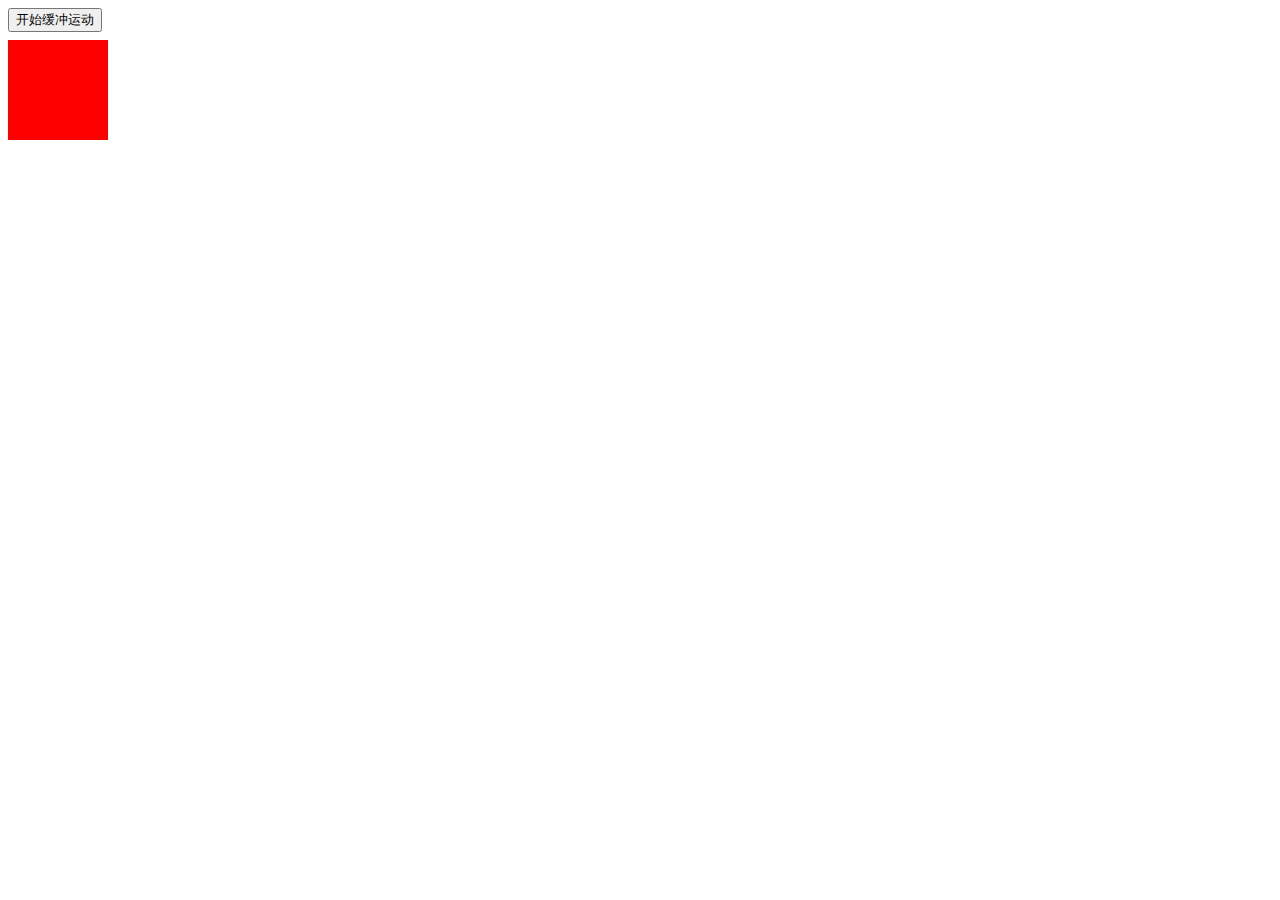
<file: 001.html>
<!DOCTYPE html>
<html>
	<head>
		<meta charset="utf-8" />
		<title></title>
		<style>
			#box{
				width: 100px;
				height: 100px;
				background: red;
				position: absolute;
				left: 8px;
				top: 40px;
			}
		</style>
		<script>
			onload = function(){
				var btn = document.getElementById("btn");
				var box = document.getElementById("box");
				btn.onclick = function(){
				var timer = setInterval(function(){
						//目标值
						var target = 600;
						//获取box的初始位置
						var start = box.offsetLeft;
						//给一个越来越小的速度
						var speed =(target-start)/5;
						speed = speed>0?Math.ceil(speed):Math.floor(speed);
						console.log(speed);
						console.log(start);
						//开始运动
						box.style.left = start+speed+"px";
						//结束运动
						if(box.offsetLeft==target){
							console.log(box.offsetLeft);
							clearInterval(timer);
						}
					},100)
				}
			}
		</script>
	</head>
	<body>
		<button id="btn">开始缓冲运动</button>
		<div id="box"></div>
	</body>
</html>
</file>
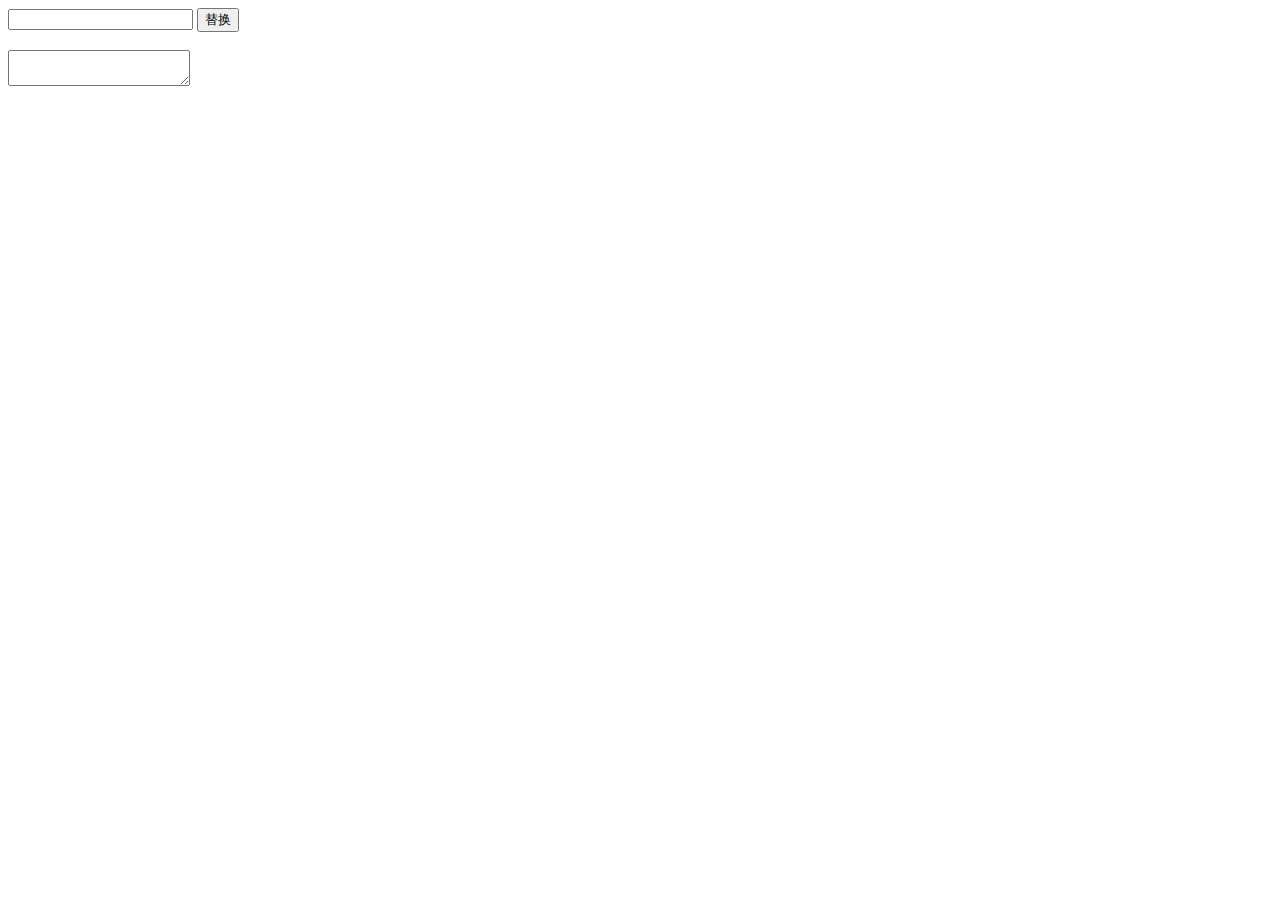
<file: lianxi_01.html>
<!DOCTYPE html>
<html>
	<head>
		<meta charset="utf-8">
		<title></title>
		<script type="text/javascript">
			//1, 找出下面字符串中的bag,beg,big,bog, 忽略大小写, 并将其改为bug:
			//I am a Big man, I have so mach bag, so veryone call 
			//me  beg man,  bog bog bog, I hate you!
//          var str = "I am a Big man, I have so mach bag, so veryone call me  beg man,  bog bog bog, I hate you!";
//          var t = str.replace(/b.g/gi,"bug");
//          console.log(t);

//          var str = "Billy tried really hard Sally tried really really hard Timmy tried really really really hard Johnny tried really really really really hard";
//          str = str.replace(/really/gi,"very");
//          str = str.replace(/very very/gi,"very");
//          str = str.replace(/very very/gi,"very");
//          console.log(str);

            window.onload = function(){
            	var ip = document.getElementsByTagName("input")[0];
            	var but = document.getElementById("but");
            	var wb = document.getElementById("wenben");
            	but.onclick = function(){
                    var b = "/"+ip.value+"/gi";
            		b = eval(b);
            		var c = wb.value;
            		var a = c.replace(b,"**");
            		wb.value = a;
            	}
            }
		</script>
	</head>
	<body>
		<input type="text"/>
		<button id="but">替换</button>
		<br/>
		<br/>
		<textarea id="wenben"></textarea>
	</body>
</html>
</file>
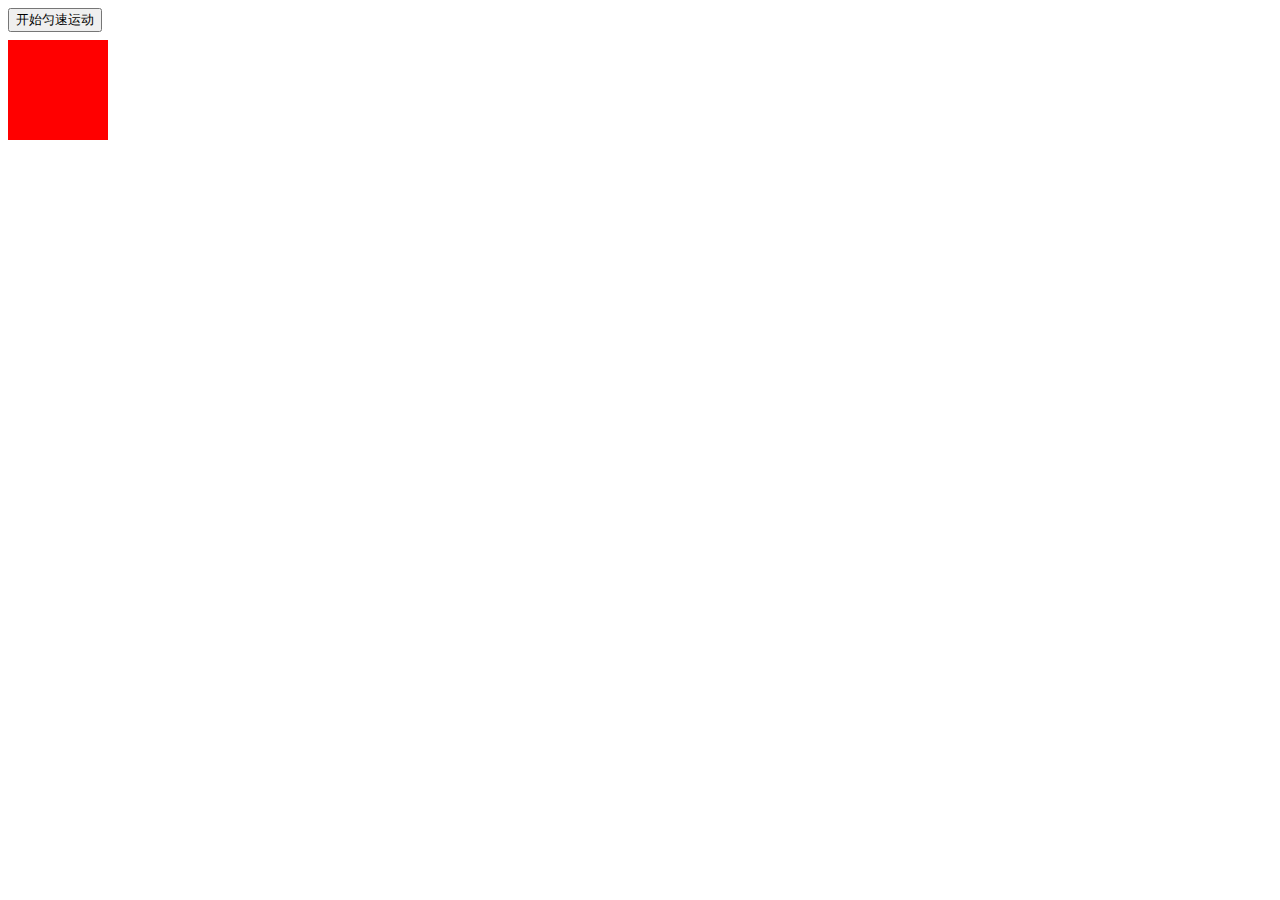
<file: 匀速运动.html>
<!DOCTYPE html>
<html>
	<head>
		<meta charset="utf-8" />
		<title></title>
		<style>
			#box{
				width: 100px;
				height: 100px;
				background: red;
				position: absolute;
				left: 8px;
				top: 40px;
			}
		</style>
		<script>
			onload = function(){
				var btn = document.getElementById("btn");
				var box = document.getElementById("box");
				btn.onclick = function(){
				var timer = setInterval(function(){
						//目标值
						var target = 600;
						//获取box的初始位置
						var start = box.offsetLeft;
						//给一个速度
						var speed = 20;
						//开始运动
						box.style.left = start+speed+"px";
						//结束运动
						if(box.offsetLeft>=target){
							clearInterval(timer);
						}
					},100)
				}
			}
		</script>
	</head>
	<body>
		<button id="btn">开始匀速运动</button>
		<div id="box"></div>
	</body>
</html>
</file>
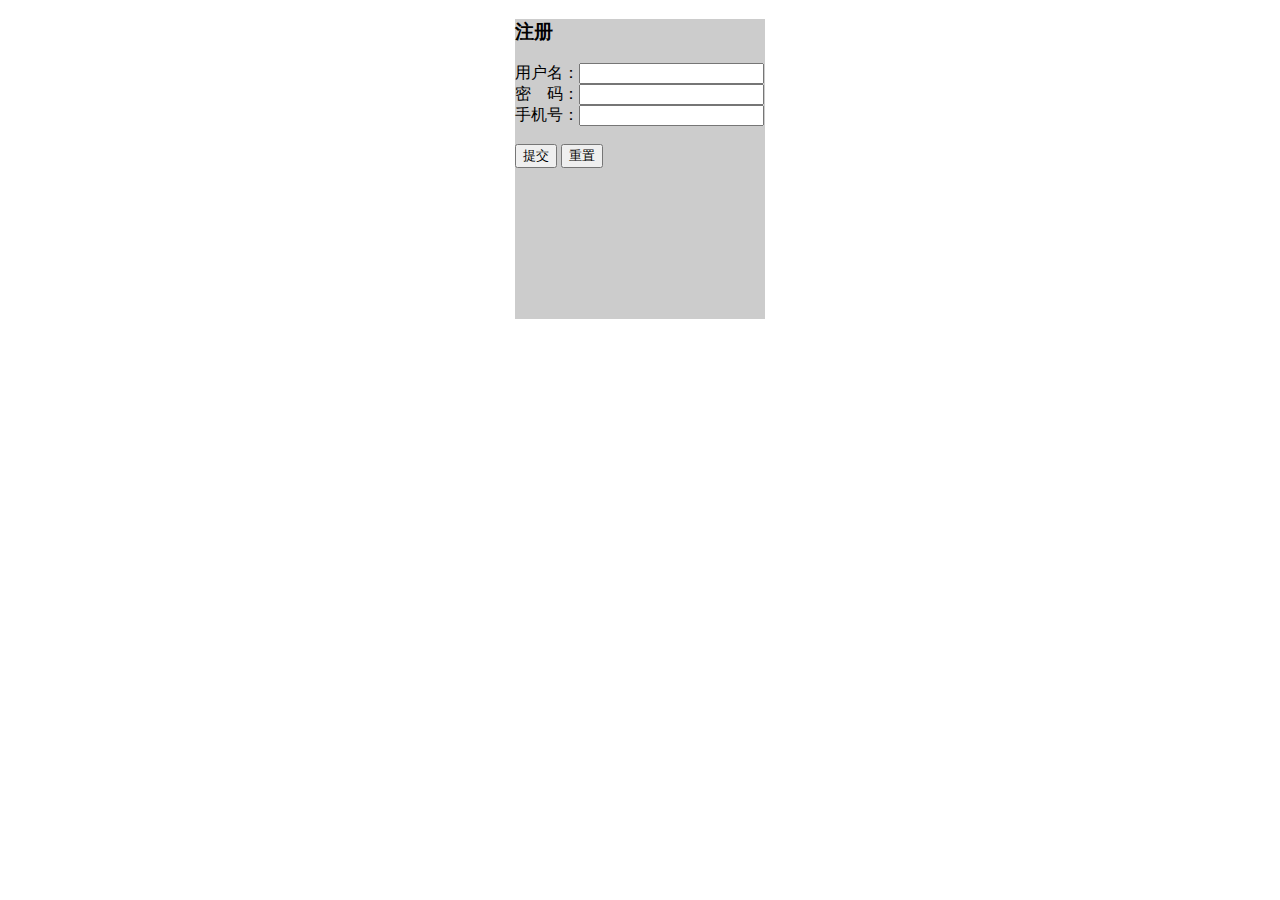
<file: 注册.html>
<!DOCTYPE html>
<html>
	<head>
		<meta charset="utf-8">
		<title></title>
		<style type="text/css">
			div{
				width: 250px;
				height: 300px;
				background-color: #ccc;
				margin: 0 auto;
			}
		</style>
		<script src="js/cookie.js"></script>
		<script type="text/javascript">
			window.onload = function(){
				var input = document.getElementsByTagName("input");
				var but = document.getElementsByTagName("button");
			}
		</script>
	</head>
	<body>
		<div>
			<h3>注册</h3>
			用户名：<input type="text"/>
			<br/>
			密&ensp;&ensp;码：<input type="password"/>
			<br/>
			手机号：<input type="text"/>
			<br/>
			<br/>
			<button>提交</button>
			<button>重置</button>
		</div>
	</body>
</html>
</file>
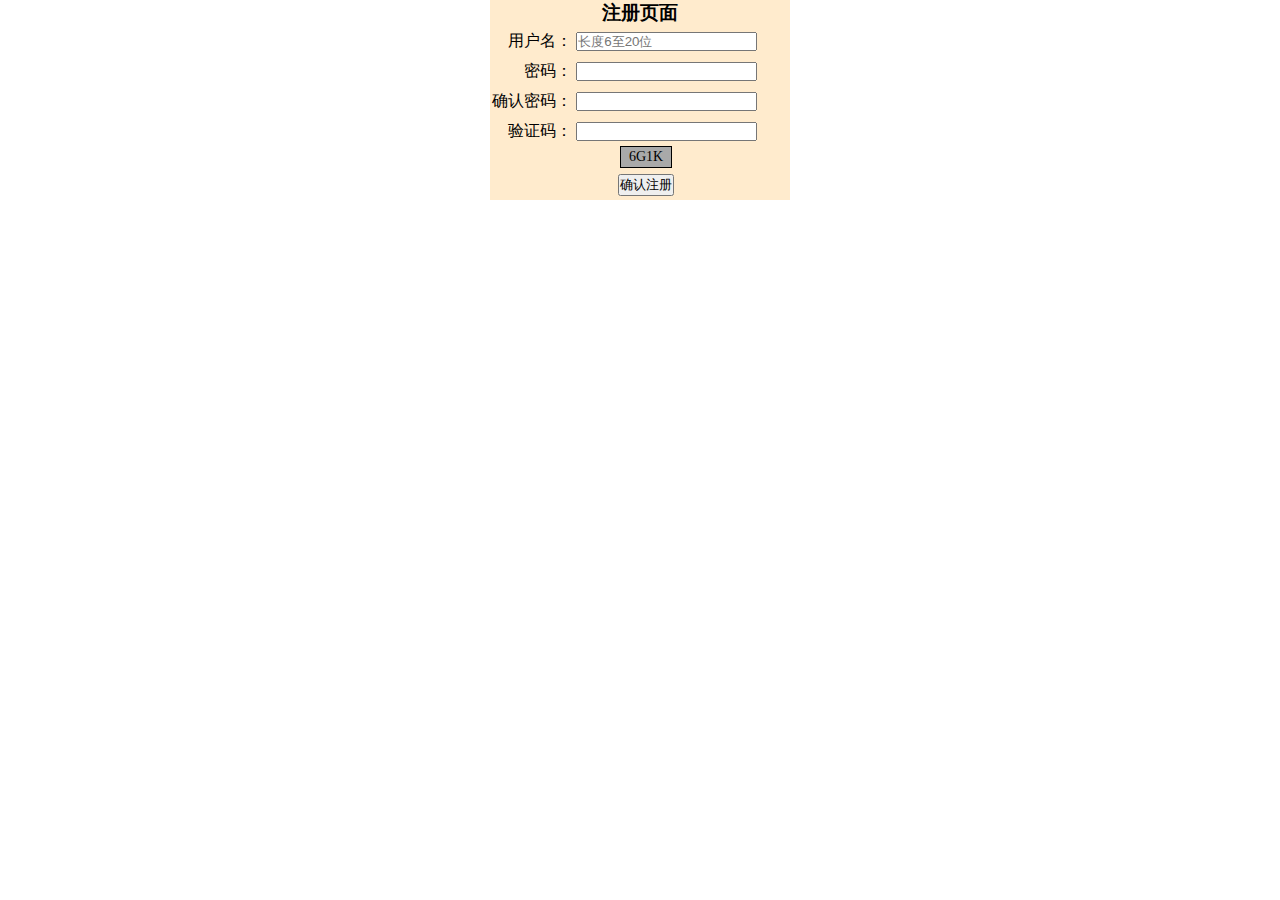
<file: 注册页面.html>
<!DOCTYPE html>
<html>
	<head>
		<meta charset="utf-8">
		<title></title>
		<style type="text/css">
			*{
				margin: 0;
				padding: 0;
				user-select:none;
			}
			div{
				width: 300px;
				height: 200px;
				background-color: blanchedalmond;
				margin: 0 auto;
				position: relative;
			}
			div ul{
				width: 300px;
			}
			div li{
				list-style: none;
				width: 280px;
				height: 25px;
				text-align: right;
				margin-top: 5px;
			}
			h3{
				width: 300px;
				text-align: center;
			}
			#g1,#g2,#g3,#gg{
				color: blanchedalmond;
			}
			#yzm{
				display: inline-block;
				width: 50px;
				height: 20px;
				text-align: center;
				line-height: 20px;
				background-color: darkgrey;
				border: 1px solid black;
				font-size: 14px;
				font-family: "微软雅黑";
				position: absolute;
				left: 130px;
			}
			#zc{
				margin-top: 10px;
				position: absolute;
				left: 128px;
			}
		</style>
	</head>
	<body>
		<div>
			<ul>
			<h3>注册页面</h3>
				<li>
					<label for="yonghu">用户名：</label>
					<input type="text" placeholder="长度6至20位" id="yonghu" onblur="yh()"/>
					<span id="g1">√</span>
				</li>
				<li>
					<label for="mima1">密码：</label>
					<input type="password" id="mima1"/>
					<span id="gg">√</span>
				</li>
				<li>
					<label for="mima2">确认密码：</label>
					<input type="password" id="mima2" onblur="mm()"/>
					<span id="g2">√</span>
				</li>
				<li>
					<label for="yz">验证码：</label>
					<input type="text" id="yz" onblur="yanzhengma()"/>
					<span id="g3">√</span>
				</li>
				<span onclick="but()" id="yzm"></span>
				<br/>
				<button onclick="but2()" id="zc">确认注册</button>
			</ul>
		</div>
	</body>
	<script type="text/javascript">
		function yh(){
			var yonghu = document.getElementById("yonghu");
			var g1 = document.getElementById("g1");
			if(yonghu.value.length>=6 && yonghu.value.length<=20){
                g1.innerHTML="√";
                g1.style.color="sandybrown";
			}else{
                g1.innerHTML="×";
                g1.style.color="red";
			}
		}
		function mm(){
			var mima1 = document.getElementById("mima1");
			var mima2 = document.getElementById("mima2");
			var g2 = document.getElementById("g2");
			if(mima1.value==mima2.value){
				g2.innerHTML="√";
				g2.style.color="sandybrown";
			}else{
				g2.innerHTML="×";
				g2.style.color="red";
			}
		}
		but();
		function but(){
			var yzm = document.getElementById("yzm");
			var num1 = parseInt(Math.random()*10);
			var num2 = parseInt(Math.random()*10);
			var num3 = String.fromCharCode(parseInt(Math.random()*26)+65);
			var num4 = String.fromCharCode(parseInt(Math.random()*26)+65);
			yzm.innerHTML=num1+num3+num2+num4;
		}
		function yanzhengma(){
			var yz = document.getElementById("yz");
			var yzm = document.getElementById("yzm");
			var g3 = document.getElementById("g3");
			var a = yz.value.toUpperCase();
			if(a==yzm.innerHTML){
				g3.innerHTML="√";
				g3.style.color="sandybrown";
			}else{
				g3.innerHTML="×";
				g3.style.color="red";
			}
		}
		function but2(){
			var g1 = document.getElementById("g1");
			var g2 = document.getElementById("g2");
			var g3 = document.getElementById("g3");
			if(g1.innerHTML=="√" && g2.innerHTML=="√" && g3.innerHTML=="√"){
				window.location.href="练习.html";
			}else{
				alert("注册失败！");
			}
		}
	</script>
</html>
</file>
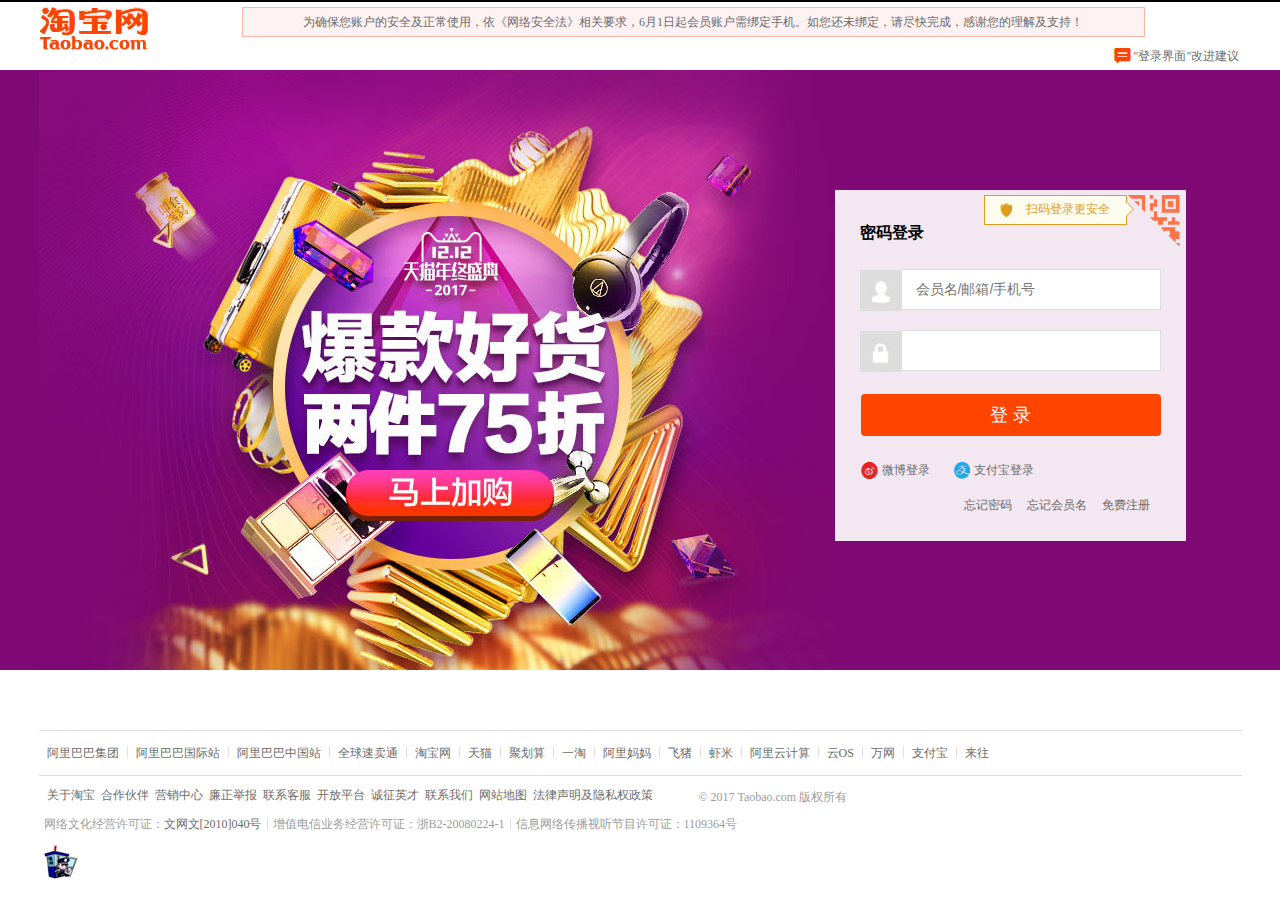
<file: 淘宝网/denglu.html>
<!DOCTYPE html>
<html>
	<head>
		<meta charset="utf-8">
		<title></title>
		<link href="css/denglu.css" type="text/css" rel="stylesheet"/>
		<script src="js/move.js"></script>
		<script src="js/cookie.js"></script>
		<script src="js/jquery-1.12.0.js"></script>
		<script type="text/javascript">
		     window.onload = function(){
		        var box2_02 = document.getElementById("box2_02");
		        var box2_03 = document.getElementById("box2_03");
		        var img1 = document.getElementById("img1");
		        var img2 = document.getElementById("img2");
		        var ma = document.getElementById("ma");
		        var mad = document.getElementById("mad");
		        var ma_02 = document.getElementById("ma_02");
		        img1.onclick = function(){
		            box2_02.style.display="none";
		            box2_03.style.display="block";
		        }
		        img1.onmouseover = function(){
		        	move(img1,"opacity",1,30);
		        }
		        img1.onmouseout = function(){
		        	move(img1,"opacity",0.7,30);
		        }
		        img2.onmouseover = function(){
		        	move(img2,"opacity",1,30);
		        }
		        img2.onmouseout = function(){
		        	move(img2,"opacity",0.7,30);
		        }
		        img2.onclick = function(){
		            box2_02.style.display="block";
		            box2_03.style.display="none";
		        }
		        ma.onmouseover = function(){
		        	move(ma,"left",0,50);
		        	move(ma_02,"opacity",1,100);
		        }
		        mad.onmouseleave = function(){
                    move(ma,"left",65,50);
                    move(ma_02,"opacity",0,30);
		        }
		        var mfzc = document.querySelectorAll(".mfzc"); 
		     }
		     $(function(){
            	$(".denglu_01").on("click",function(){
            		if($(".dl_01").val()=="" && $(".dl_01").val()==""){
            			$(".cuowu").css("display","block");
            			$(".cwu_02").html("请输入账号和密码");
            		}else{
            			if($(".dl_01").val()!=getCookie("name") && $(".dl_02").val()!=getCookie("pass")){
            				$(".cuowu").css("display","block");
            			    $(".cwu_02").html("输入有误");
            			}
            			if($(".dl_01").val()==getCookie("name") && $(".dl_02").val()==getCookie("pass")){
            				$(".cuowu").css("display","none");
            				setCookie("chuan",$(".dl_01").val());
	            			open("shouye.html");
	            		}else{
	            		    if($(".dl_01").val()!=getCookie("name") && $(".dl_02").val()==getCookie("pass")){
	            		    	$(".cuowu").css("display","block");
            			        $(".cwu_02").html("账号输入有误！");
	            		    }
	            		    if($(".dl_01").val()==getCookie("name") && $(".dl_02").val()!=getCookie("pass")){
	            		    	$(".cuowu").css("display","block");
            			        $(".cwu_02").html("密码输入有误！");
	            		    }
	            		}
            		}
            	});
		     })
		</script>
	</head>
	<body>
		<div class="box1">
			<div class="bo1">
			    <div class="box1_01"><img src="img/logo.jpg" title="淘宝网" alt="淘宝网"/></div>
			    <div class="box1_02"><p>为确保您账户的安全及正常使用，依《网络安全法》相关要求，6月1日起会员账户需绑定手机。如您还未绑定，请尽快完成，感谢您的理解及支持！</p></div>
			    <div class="box1_03"><img src="img/xinxi.jpg"/><a>"登录界面"改进建议</a></div>
		    </div>
		</div>
		
		<div class="box2">
			<div class="bo2">
				<div class="box2_01">
					<img src="img/baoza.jpg"/>
					<div class="imgdj"></div>
				</div>
				<div class="box2_02" id="box2_02">
					<div class="denglu">
						<h4>密码登录</h4>
						<ul>
							<li><img src="img/ren.jpg"/><input type="text" placeholder="会员名/邮箱/手机号" class="dl_01"/></li>
							<li><img src="img/shuo.jpg"/><input type="password" class="dl_02"/></li>
						</ul>
					</div>
					<div class="denglu_01">登&nbsp;录</div>
					<div class="wbzf">
						<ul>
							<li><img src="img/wb.jpg"/><a href="#">微博登录</a></li>
							<li><img src="img/zf.jpg"/><a href="#">支付宝登录</a></li>
						</ul>
					</div>
					<div class="wjzc">
						<ul>
							<li><a href="#">忘记密码</a></li>
							<li><a href="#">忘记会员名</a></li>
							<li><a href="zhuce.html">免费注册</a></li>
						</ul>
					</div>
				    <div class="kuang">
				    	<img src="img/dun.jpg"/>
				    	<span>扫码登录更安全</span>
				    </div>
				    <div class="tuma"><img src="img/erweima.png" id="img1"/></div>
				    <div class="cuowu"><span class="cwu_01">—</span><span class="cwu_02"></span></div>
				</div>
				<div class="box2_03" id="box2_03">
					<div class="denglu">
						<h4>手机扫码，安全登录</h4>
					</div>
				    <!--<div class="kuang">
				    	<img src="img/dun.jpg"/>
				    	<span>扫码登录更安全</span>
				    </div>-->
				    <div id="mad">
				         <div id="ma"><img src="img/erweima.jpg"/></div>
				         <div id="ma_02"><img src="img/sma1.png"/></div>
				     </div>
				    <div class="tuma2"><img src="img/dian.png" id="img2"/></div>
				    <div class="ma_02">
				         <span>打开 <a href="#">手机淘宝</a>&nbsp;|&nbsp;<a href="#">手机天猫</a> 扫一扫登录</span>
				    </div>
				    <div class="ma_03"><img src="img/sao.jpg"/></div>
				    <div class="ma_04">
				         <a href="#">密码登录</a>
				         <a href="zhuce.html">免费注册</a>
				    </div>
				</div>
			</div>
		</div>
		
		<div class="box3">
			<div class="bo3">
				<div class="box3_01">
					<div class="wenben">
						<ul>
							<li><a href="#">阿里巴巴集团</a></li>
							<li><a href="#">阿里巴巴国际站</a></li>
							<li><a href="#">阿里巴巴中国站</a></li>
							<li><a href="#">全球速卖通</a></li>
							<li><a href="#">淘宝网</a></li>
							<li><a href="#">天猫</a></li>
							<li><a href="#">聚划算</a></li>
							<li><a href="#">一淘</a></li>
							<li><a href="#">阿里妈妈</a></li>
							<li><a href="#">飞猪</a></li>
							<li><a href="#">虾米</a></li>
							<li><a href="#">阿里云计算</a></li>
							<li><a href="#">云OS</a></li>
							<li><a href="#">万网</a></li>
							<li><a href="#">支付宝</a></li>
							<li><a href="#">来往</a></li>
						</ul>
					</div>
				</div>
				<div class="box3_02">
					<ul>
						<li><a href="#">关于淘宝</a></li>
						<li><a href="#">合作伙伴</a></li>
						<li><a href="#">营销中心</a></li>
						<li><a href="#">廉正举报</a></li>
						<li><a href="#">联系客服</a></li>
						<li><a href="#">开放平台</a></li>
						<li><a href="#">诚征英才</a></li>
						<li><a href="#">联系我们</a></li>
						<li><a href="#">网站地图</a></li>
						<li><a href="#">法律声明及隐私权政策</a></li>
					</ul>
				</div>
				<div class="box3_03">&copy; 2017 Taobao.com 版权所有</div>
				<div class="box3_04">
					<ul>
						<li>网络文化经营许可证：<a href="#">文网文[2010]040号</a></li>
						<li>增值电信业务经营许可证：浙B2-20080224-1</li>
						<li>信息网络传播视听节目许可证：1109364号</li>
					</ul>
				</div>
				<div class="box3_05"><img src="img/jh.jpg"/></div>
			</div>
		</div>
	</body>
</html>
</file>
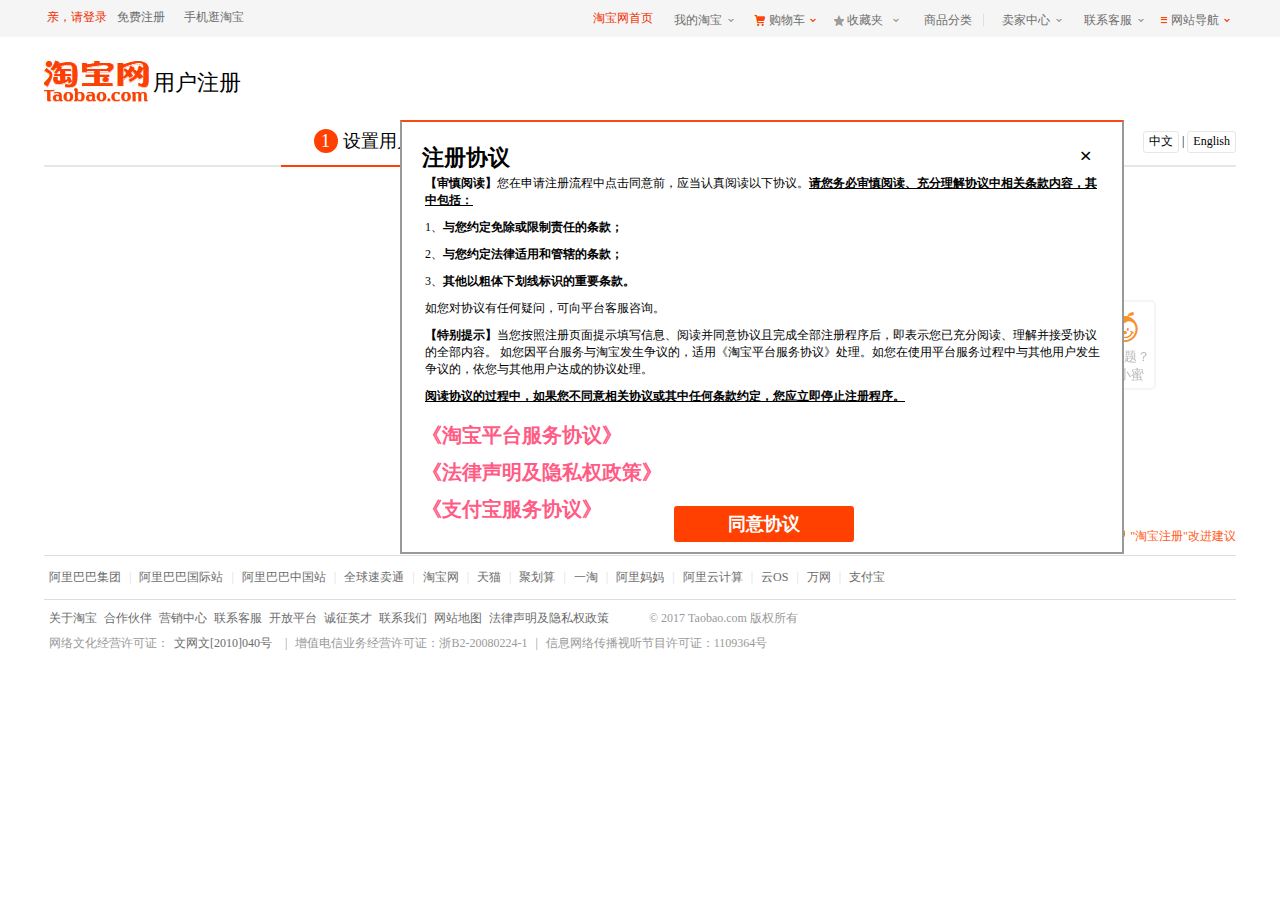
<file: 淘宝网/zhuce.html>
<!DOCTYPE html>
<html>
	<head>
		<meta charset="utf-8">
		<title></title>
		<link href="css/zhuce.css" rel="stylesheet" type="text/css"/>
		<script src="js/jquery-1.12.0.js"></script>
		<script src="js/cookie.js"></script>
		<script type="text/javascript">
			window.onload = function(){
				var yz = document.querySelector(".yz");
				var yzt = document.querySelector(".yzt");
				var yzt_01 = document.querySelector(".yzt_01");
				var yz_sp = document.querySelector(".yz_sp");
				var yz_p1 = document.querySelector(".yz_p1");
				var yz_p2 = document.querySelector(".yz_p2");
				var box3_03 = document.querySelector(".box3_03");
				yzt.onmousedown = function(evt){
					var xy = evt||event;
					var x = xy.clientX;
					yz.onmousemove = function(evt){
						var x1y1 = evt||event;
						var x1 = x1y1.clientX;
						if(x1-x<=0){
							yzt.style.left = 0+"px";
							yzt_01.style.width = 0+"px";
						}else{
							yzt.style.left = x1-x+"px";
							yzt_01.style.width = x1-x+"px";
						}
						if(x1-x>=258){
						    yz_sp.innerHTML ="验证通过";
						    yz_p2.style.display = "block";
						    yz_p1.style.display = "none";
						    yz_sp.style.color = "white";
						    box3_03.style.backgroundColor = "#FF4001";
						    box3_03.style.color = "white";
							yzt.style.left = 258+"px";
							yzt.onmousedown = null;
						}else{
							yz_sp.innerHTML ="请拖动滑块";
						    yz_p2.style.display = "none";
						    yz_p1.style.display = "block";
						    yz_sp.style.color = "#999999";
						    box3_03.style.backgroundColor = "#e8e8e8";
						    box3_03.style.color = "#999999";
						}
						
					}
					document.onmouseup = function(){
						yz.onmousemove = null; 
						document.onmouseup = null;
						if(yzt.offsetLeft>0 && yzt.offsetLeft<258){
								yzt.style.left = 0+"px";
                                yzt_01.style.width = 0+"px";
					    }
				    }
				}
				
			}
			$(function(){
//				输入手机号
				var ze = /^[1-3]\d{10}$/;
				$(".box2_02 li:lt(1)").css({"border-bottom":"2px solid #ff4000","color":"black"});
				$(".box2_02 span:lt(1)").css("background-color","#ff4000");
				$(".input").on("blur",function(){
					if($(".input").val().length==""){
						$(".dc_01").css("display","block");
						$(".dc_02").css("display","none");
						$(".dc_03").css("display","none");
						$(".input").css("border-color","red");
					}else{
						if(ze.test($(".input").val())==true){
						    $(".dc_02").css("display","block");
						    $(".dc_01").css("display","none");
						    $(".dc_03").css("display","none");
						    $(".input").css("border-color","#CCCCCC");
						}else{
							$(".dc_03").css("display","block");
							$(".dc_01").css("display","none");
							$(".dc_02").css("display","none");
							$(".input").css("border-color","red");
						}
					}
				})
				$(".box3_03").on("click",function(){
					if($(".dc_02").css("display","block") && $(".yz_p2").css("display","block")){
						$(".box3_06").css("display","block");
						$(".sjh").html($(".input").val());
					}
				});
				$(".input").on("focusin",function(){
					$(".input").css("border-color","#28ABFF");
				})
				
//				获取验证码
                $(".b06_p6").on("click",function(){
                	$(".b06_p7").css("display","block");
                	$(".b06_p6").css("display","none");
                	var miao = 60;
                	var yzm = setInterval(yz,1000);
                	function yz(){
                		miao--;
                		$(".b06_p10").html(miao);
                		if(miao==0){
                			$(".b06_p7").css("display","none");
                	        $(".b06_p6").css("display","block");
                            $(".b06_p10").html(60);
                			clearInterval(yzm);
                		}
                	}
                });
                $(".b06_p5 input").on("focus",function(){
                	$(".b06_p5 input").css("border-color","#5AAADF");
                });
                 $(".b06_p5 input").on("blur",function(){
                	$(".b06_p5 input").css("border-color","#999999");
                });
                $(".b06_p9").on("click",function(){
                	$(".box2_02 li:lt(2)").css({"border-bottom":"2px solid #ff4000","color":"black"});
                	$(".box2_02 span:lt(2)").css("background-color","#ff4000");
                	$(".dl_span1").html($(".input").val());
                	$(".box3_06").css("display","none");
                	$(".box3_07").css("display","block");
                });
                
//              登录名
                var dl = /^[a-z0-9_-]{6,18}$/;
                $(".szm_01").on("blur",function(){
                	if(dl.test($(".szm_01").val())==true){
                        $(".ner_02").css("display","block");
                        $(".bfh").css("display","none");
                	}else{
                		$(".ner_02").css("display","none");
                		$(".bfh").css("display","block");
                		$(".szm_01").css("border-color","red");
                	}
                });
                $(".szm_01").on("focus",function(){
                	$(".szm_01").css("border-color","#A9A9A9");
                });
                $(".szm_02").on("blur",function(){
                	if($(".szm_01").val()==$(".szm_02").val()){
                		$(".ner_03").css("display","block");
                		$(".bfh_01").css("display","none");
                	}else{
                		$(".ner_03").css("display","none");
                		$(".bfh_01").css("display","block");
                		$(".szm_02").css("border-color","red");
                	}
                	if($(".szm_02").val()==""){
                		$(".ner_03").css("display","none");
                		$(".bfh_01").css("display","none");
                	}
                });
                $(".szm_02").on("focus",function(){
                	$(".szm_02").css("border-color","#A9A9A9");
                });
//              设置会员名
                var sz = /^[a-zA-Z0-9_\u4e00-\u9fa5]{5,25}$/;
                $(".hym").on("blur",function(){
                	if(sz.test($(".hym").val())==true){
                		$(".neilian").css("display","none");
                		$(".ner_01").css("display","block");
                		$(".hym").css("border-color","#A9A9A9");
                	}else{
                		$(".neilian").css("display","block");
                		$(".ner_01").css("display","none");
                		$(".hym").css("border-color","red");
                	}
                });
                
//              提交
                $(".box3_07_03").on("click",function(){
                	if(dl.test($(".szm_01").val())==true && sz.test($(".hym").val())==true && $(".szm_01").val()==$(".szm_02").val()){
                		$(".box2_02 li:lt(3)").css({"border-bottom":"2px solid #ff4000","color":"black"});
                	    $(".box2_02 span:lt(3)").css("background-color","#ff4000");
                	    $(".box3_08").css("display","block");
                	}else{
                		alert("跳转失败！");
                	}
                });
                
//              设置支付方式
                var xm = /^[\u4e00-\u9fa5]/;
//              真实姓名
                $(".xm_ip1").on("blur",function(){
                	if(xm.test($(".xm_ip1").val())==true){
                		$(".dui_01").html("√");
                		$(".dui_01").css("background-color","#6BC827");
                		$(".dui_01").css("display","block");
                		$(".gs_01").css("display","none");
                		$(".xm_ip1").css("border-color","#A9A9A9");
                	}else{
                		$(".dui_01").html("×");
                		$(".dui_01").css("background-color","red");
                		$(".dui_01").css("display","block");
                		$(".gs_01").css("display","block");
                		$(".xm_ip1").css("border-color","red");
                	}
                });
//              身份证号
                var sfz = /^\d{17}(\d|X)$/i;
                $(".xm_ip2").on("blur",function(){
                	if(sfz.test($(".xm_ip2").val())==true){
                		$(".dui_02").html("√");
                		$(".dui_02").css("background-color","#6BC827");
                		$(".dui_02").css("display","block");
                		$(".gs_02").css("display","none");
                		$(".xm_ip2").css("border-color","#A9A9A9");
                	}else{
                		$(".dui_02").html("×");
                		$(".dui_02").css("background-color","red");
                		$(".dui_02").css("display","block");
                		$(".gs_02").css("display","block");
                		$(".xm_ip2").css("border-color","red");
                	}
                });
//              银行卡卡号
                var yhkh = /^\d{18}$/;
                $(".xm_ip3").on("blur",function(){
                	if(yhkh.test($(".xm_ip3").val())==true){
                		$(".dui_03").html("√");
                		$(".dui_03").css("background-color","#6BC827");
                		$(".dui_03").css("display","block");
                		$(".gs_03").css("display","none");
                		$(".xm_ip3").css("border-color","#A9A9A9");
                	}else{
                		$(".dui_03").html("×");
                		$(".dui_03").css("background-color","red");
                		$(".dui_03").css("display","block");
                		$(".gs_03").css("display","block");
                		$(".xm_ip3").css("border-color","red");
                	}
                });
//              手机号码
                $(".xm_ip4").on("blur",function(){
                	if(ze.test($(".xm_ip4").val())==true){
                		$(".dui_04").html("√");
                		$(".dui_04").css("background-color","#6BC827");
                		$(".dui_04").css("display","block");
                		$(".gs_04").css("display","none");
                		$(".xm_ip4").css("border-color","#A9A9A9");
                	}else{
                		$(".dui_04").html("×");
                		$(".dui_04").css("background-color","red");
                		$(".dui_04").css("display","block");
                		$(".gs_04").css("display","block");
                		$(".xm_ip4").css("border-color","red");
                	}
                });
//              设置支付宝支付密码
                var zfmi = /^[a-zA-Z0-9_-]\d{5}$/;
                $(".xm_ip5").on("blur",function(){
                	if(zfmi.test($(".xm_ip5").val())==true){
                		$(".dui_05").html("√");
                		$(".dui_05").css("background-color","#6BC827");
                		$(".dui_05").css("display","block");
                		$(".gs_05").css("display","none");
                		$(".xm_ip5").css("border-color","#A9A9A9");
                	}else{
                		$(".dui_05").html("×");
                		$(".dui_05").css("background-color","red");
                		$(".dui_05").css("display","block");
                		$(".gs_05").css("display","block");
                		$(".xm_ip5").css("border-color","red");
                	}
                });
//              确认支付密码
                $(".xm_ip6").on("blur",function(){
                	if($(".xm_ip5").val()==$(".xm_ip6").val()){
                		$(".dui_06").html("√");
                		$(".dui_06").css("background-color","#6BC827");
                		$(".dui_06").css("display","block");
                		$(".gs_06").css("display","none");
                		$(".xm_ip6").css("border-color","#A9A9A9");
                	}else{
                		$(".dui_06").html("×");
                		$(".dui_06").css("background-color","red");
                		$(".dui_06").css("display","block");
                		$(".gs_06").css("display","block");
                		$(".xm_ip6").css("border-color","red");
                	}
                	if($(".xm_ip6").val()==""){
                		$(".dui_06").html("×");
                		$(".dui_06").css("background-color","red");
                		$(".dui_06").css("display","block");
                		$(".gs_06").css("display","block");
                		$(".gs_06").html("密码为空");
                		$(".xm_ip6").css("border-color","red");
                	}else{
                		$(".gs_06").html("密码不一致");
                	}
                });
//              确定
                $(".tg_01").on("click",function(){
                	if($(".dui_01").html()=="√" && $(".dui_02").html()=="√" && $(".dui_03").html()=="√" && $(".dui_04").html()=="√" && $(".dui_05").html()=="√" && $(".dui_06").html()=="√" && $(".che").is(":checked")){
                		$(".box2_02 li").css({"border-bottom":"2px solid #ff4000","color":"black"});
                	    $(".box2_02 span").css("background-color","#ff4000");
                	    $(".box3_08").css("display","none");
                	    $(".box3_09").css("display","block");
                	    $(".cgdlm_01").html($(".input").val());
                	    $(".cgdlm_02").html($(".xm_ip4").val());
                	    $(".cgdlm_03").html($(".hym").val());
                	}else{
                		$(".box2_02 li:lt(3)").css({"border-bottom":"2px solid #ff4000","color":"black"});
                	    $(".box2_02 span:lt(3)").css("background-color","#ff4000");
//              		alert("跳转失败！");
                	}
                });
//              直接跳转
                $(".tg_02").on("click",function(){
                	$(".box2_02 li").css({"border-bottom":"2px solid #ff4000","color":"black"});
                	$(".box2_02 span").css("background-color","#ff4000");
                	$(".box3_08").css("display","none");
                	$(".box3_09").css("display","block");
                	$(".cgdlm_01").html($(".input").val());
            	    $(".cgdlm_02").html($(".xm_ip4").val());
            	    $(".cgdlm_03").html($(".hym").val());
                });
                setTimeout(function(){
                	$(".zcxy").css("display","block");
                },500);
                $(".xy_01").click(function(){
                	open("shouye.html");
                });
                $(".zcxy_03").click(function(){
                	$(".zcxy").css("display","none");
                });
//              cookie
                $(".cgqd").on("click",function(){
                	setCookie("name",$(".input").val());
		     	    setCookie("pass",$(".szm_02").val());
                })
                $(".cgqd").on("click",function(){
                	open("denglu.html");
                });
			})
		</script>
	</head>
	<body>
		<div id="xiaomi">
			<img src="img/xiaolian.png"/>
			<p>有问题？</p>
			<p>找小蜜</p>
		</div>
		<div class="zcxy">
			<p class="zc_p1"><span>注册协议</span><span class="xy_01">×</span></p>
			<div class="zcxy_01">
				<p><strong>【审慎阅读】</strong>您在申请注册流程中点击同意前，应当认真阅读以下协议。<strong style="text-decoration: underline;">请您务必审慎阅读、充分理解协议中相关条款内容，其中包括：</strong></p>
				<p>1、<strong>与您约定免除或限制责任的条款；</strong></p>
				<p>2、<strong>与您约定法律适用和管辖的条款；</strong></p>
				<p>3、<strong>其他以粗体下划线标识的重要条款。</strong></p>
				<p>如您对协议有任何疑问，可向平台客服咨询。</p>
				<p>
					<strong>【特别提示】</strong>当您按照注册页面提示填写信息、阅读并同意协议且完成全部注册程序后，即表示您已充分阅读、理解并接受协议的全部内容。
					如您因平台服务与淘宝发生争议的，适用《淘宝平台服务协议》处理。如您在使用平台服务过程中与其他用户发生争议的，依您与其他用户达成的协议处理。
				</p>
				<p><strong style="text-decoration: underline;">阅读协议的过程中，如果您不同意相关协议或其中任何条款约定，您应立即停止注册程序。</strong></p>
			</div>
		    <div class="zcxy_02">
		    	<p><a href="#">《淘宝平台服务协议》</a></p>
		    	<p><a href="#">《法律声明及隐私权政策》</a></p>
		    	<p><a href="#">《支付宝服务协议》</a></p>
		    </div>
		    <div class="zcxy_03">同意协议</div>
		</div>
		<div class="box1">
			<div class="box1_01">
				<div class="qin"><a href="#">亲，请登录</a></div>
				<div class="qin_01">
					<a href="#">免费注册</a>
					<a href="#">手机逛淘宝</a>
				</div>
				<div class="ring">
					<div class="tb"><a href="#">淘宝网首页</a></div>
					<div class="erji">
						<ul>
							<li>
								<a href="shouye.html" class="abiao">我的淘宝</a><img src="img/xiekuo.jpg"/>
								<ul>
									<li>已买到的宝贝</li>
									<li>我的足迹</li>
									<li>爱逛街</li>
									<li>淘宝达人</li>
									<li>新欢</li>
								</ul>
							</li>
							<li style="background-color: #f5f5f5;"><img src="img/gwc.jpg"/><a href="#" class="abiao">购物车</a><img src="img/xiekou_01.jpg"/></li>
							<li>
								<img src="img/xing.jpg"/><a href="#" class="abiao">收藏夹</a>
								<img src="img/xiekuo.jpg"/>
								<ul class="list" style="height: 68px;">
									<li>收藏的宝贝</li>
									<li>收藏的店铺</li>
								</ul>
							</li>
							<li style="background-color: #f5f5f5;">
								<a href="#" class="list_02 abiao">商品分类</a>
							</li>
							<li>
								<a href="#" class="abiao">卖家中心</a><img src="img/xiekuo.jpg"/>
								<ul class="list">
									<li>免费开店</li>
									<li>已卖出的宝贝</li>
									<li>出售中的宝贝</li>
									<li>卖家服务市场</li>
									<li>卖家服务中心</li>
								</ul>
							</li>
							<li>
								<a href="#" class="abiao">联系客服</a><img src="img/xiekuo.jpg"/>
								<ul class="list" style="height: 68px;">
									<li>消费者客服</li>
									<li>卖家客服</li>
								</ul>
							</li>
							<li>
								<img src="img/hang.jpg"/><a href="#" class="abiao">网站导航</a><img src="img/xiekou_01.jpg"/>
	                            <div class="list_01">
	                            	<div class="dingwei">
		                            	<div class="daohang_01">
		                            		<h4>主题市场</h4>
		                            		<ul>
		                            			<li><a href="#">女装</a></li>
		                            			<li><a href="#">婴童</a></li>
		                            			<li><a href="#">装修</a></li>
		                            			<li><a href="#">汽车</a></li>
		                            			<li><a href="#">生活</a></li>
		                            			<li><a href="#">运动</a></li>
		                            		</ul>
		                            		<ul>
		                            			<li><a href="#">男装</a></li>
		                            			<li><a href="#">美妆</a></li>
		                            			<li><a href="#">建材</a></li>
		                            			<li><a href="#">数码</a></li>
		                            			<li><a href="#">学习</a></li>
		                            			<li><a href="#">户外</a></li>
		                            		</ul>
		                            		<ul>
		                            			<li><a href="#">鞋靴</a></li>
		                            			<li><a href="#">食品</a></li>
		                            			<li><a href="#">家居</a></li>
		                            			<li><a href="#">家电</a></li>
		                            			<li><a href="#">房产</a></li>
		                            			<li><a href="#">娱乐</a></li>
		                            		</ul>
		                            		<ul>
		                            			<li><a href="#">箱包</a></li>
		                            			<li><a href="#">珠宝</a></li>
		                            			<li><a href="#">百货</a></li>
		                            			<li><a href="#">游戏</a></li>
		                            			<li><a href="#">结婚</a></li>
		                            			<li><a href="#">花鸟</a></li>
		                            		</ul>
		                            	</div>
		                            	<div class="daohang_01 daohang_02">
		                            		<h4 style="color: #a9c161;">特色购物</h4>
		                            		<ul>
		                            			<li><a href="#">淘宝女人</a></li>
		                            			<li><a href="#">闲鱼</a></li>
		                            			<li><a href="#">小微快采</a></li>
		                            			<li><a href="#">中国制造</a></li>
		                            			<li><a href="#">天天特价</a></li>
		                            			<li><a href="#">全民抢拍</a></li>
		                            			<li><a href="#">淘特来斯</a></li>
		                            		</ul>
		                            		<ul>
		                            			<li><a href="#">淘宝男人</a></li>
		                            			<li><a href="#">拍卖会</a></li>
		                            			<li><a href="#">淘宝众筹</a></li>
		                            			<li><a href="#">淘女郎</a></li>
		                            			<li><a href="#">试用</a></li>
		                            			<li><a href="#">淘金币</a></li>
		                            			<li><a href="#">本地团</a></li>
		                            		</ul>
		                            		<ul>
		                            			<li><a href="#">中老年</a></li>
		                            			<li><a href="#">全球购</a></li>
		                            			<li><a href="#">爱逛街</a></li>
		                            			<li><a href="#">潮电街</a></li>
		                            			<li><a href="#">清仓</a></li>
		                            			<li><a href="#">抢新</a></li>
		                            			<li><a href="#">淘花园</a></li>
		                            		</ul>
		                            	</div>
		                            	<div class="daohang_01 daohang_03">
		                            		<h4 style="color: #e066b1;">当地热点</h4>
		                            		<ul>
		                            			<li><a href="#">天天中奖</a></li>
		                            			<li><a href="#">美白修复</a></li>
		                            			<li><a href="#">海外精品</a></li>
		                            			<li><a href="#">宅品精选</a></li>
		                            			<li><a href="#">女装抢新</a></li>
		                            			<li><a href="#">阿里APP</a></li>
		                            		</ul>
		                            		<ul>
		                            			<li><a href="#">新鲜土货</a></li>
		                            			<li><a href="#">热卖单鞋</a></li>
		                            			<li><a href="#">特价旅行</a></li>
		                            			<li><a href="#">新房装修</a></li>
		                            			<li><a href="#">全球美食</a></li>
		                            			<li><a href="#">在线洗衣</a></li>
		                            		</ul>
		                            		<ul>
		                            			<li><a href="#">美丽裙装</a></li>
		                            			<li><a href="#">智能数码</a></li>
		                            			<li><a href="#">宝贝最爱</a></li>
		                            			<li><a href="#">宝贝计划</a></li>
		                            			<li><a href="#">找工作</a></li>
		                            		</ul>
		                            	</div>
		                            	<div class="daohang_01 daohang_04">
		                            		<h4 style="color: #5aaadf;">更多精彩</h4>
		                            		<ul>
		                            			<li><a href="#">阿里旺旺</a></li>
		                            			<li><a href="#">买房租房</a></li>
		                            			<li><a href="#">限时限量</a></li>
		                            			<li><a href="#">淘公仔</a></li>
		                            			<li><a href="#">淘宝全球</a></li>
		                            			<li><a href="#">淘宝视频</a></li>
		                            		</ul>
		                            		<ul>
		                            			<li><a href="#">支付宝</a></li>
		                            			<li><a href="#">大众评审</a></li>
		                            			<li><a href="#">余额宝</a></li>
		                            			<li><a href="#">司法拍卖</a></li>
		                            			<li><a href="#">闺蜜淘货</a></li>
		                            			<li><a href="#">浏览器</a></li>
		                            		</ul>
		                            		<ul>
		                            			<li><a href="#">点点虫</a></li>
		                            			<li><a href="#">天猫进口</a></li>
		                            			<li><a href="#">大牌捡宝</a></li>
		                            			<li><a href="#">淘宝台湾</a></li>
		                            			<li><a href="#">B格</a></li>
		                            		</ul>
		                            	</div>
		                            </div>
	                            </div>
							</li>
						</ul>
					</div>
                </div>
			</div>
		</div>
		
		<div class="box2">
			<div class="box2_01">
				<img src="img/logo2.jpg"/>
				<span>用户注册</span>
			</div>
			<div class="box2_02">
				<ul>
					<li><span>1</span>设置用户名</li>
					<li><span>2</span>填写账号信息</li>
					<li><span>3</span>设置支付方式</li>
					<li><span>√</span>注册成功</li>
				</ul>
			</div>
			<div class="box2_03">
				<span><a href="#">中文</a></span>
				|
				<span><a href="#">English</a></span>
			</div>
		</div>
		
		<div class="box3">
			<div class="box3_01">
				手机号
				<span class="sp_01">中国大陆<span class="sp_02">+86&nbsp;&or;</span></span>
				<input type="text" placeholder="请输入你的手机号" class="input"/>
				<div class="dc">
					<p class="dc_01"><span>×</span>请输入你的手机号码</p>
					<p class="dc_02">√</p>
					<p class="dc_03"><span>×</span>输入的手机格式有误</p>
				</div>
			</div>
			<div class="box3_02">
				验证
				<div class="yz">
					<p class="yz_sp">请拖动滑块</p>
					<div class="yzt_01"></div>
					<div class="yzt">
						<p class="yz_p1"><span>></span><span>></span></p>
						<p class="yz_p2">√</p>
					</div>
				</div>
			</div>
			
			<div class="box3_03">
				下一步
			</div>
			<div class="box3_04"><a href="#">切换成企业帐户注册</a></div>
			<div class="box3_05"><img src="img/xinxix.png"/><a href="#">"淘宝注册"改进建议</a></div>
			<div class="box3_06">
				<p class="b06_p1">验证手机</p>
				<p class="b06_p2"><span>!</span>校验码已发送到你的手机，15分钟内输入有效，请勿泄漏。</p>
				<p class="b06_p2 b06_p3"><span>!</span>如您无法收到短信验证码，请点击‘获取语音验证码’。我们将给您拨打电话</p>
				<div class="box3_06_01">
					<p class="b06_p4">手机号<span class="sjh"></span></p>
					<div class="box3_06_02">
						<p class="b06_p5">验证码<input type="text"/></p>
						<p class="b06_p6">免费获取验证码</p>
						<p class="b06_p7">重发验证码(<span class="b06_p10">60</span>s)</p>
					</div>
					<p class="b06_p8"><span>√</span>校验码已发送至你的手机，请查收</p>
					<p class="b06_p9">确认</p>
				</div>
			</div>
		    <div class="box3_07">
		    	<p class="dlmi_p1">登录名<span class="dl_span1"></span></p>
		    	<div class="box3_07_01">
		    		<p class="dlmi_p2">设置登录密码<span class="dl_span2">登录时验证，保护账户信息</span></p>
		    		<p class="dlmi_p3">登录密码<input type="password" placeholder="设置你的登录密码" class="szm_01"/><span class="dl_span3 bfh"><span class="xiao_span bfh_d">×</span>密码设置不符合要求</span><span class="bfh_d_01 ner_02">√</span></p>
		    		<p class="dlmi_p3">密码确认<input type="password" class="szm_02"/><span class="dl_span3 bfh_01"><span class="xiao_span">×</span>两次密码输入不一致</span><span class="bfh_d_01 ner_03">√</span></p>
		    	</div>
		    	<div class="box3_07_02">
		    		<p class="huiy_01">设置会员名</p>
		    		<p class="huiy_02">登录名<input type="text" placeholder="会员名一但设置成功，无法修改" class="hym"/><span class="dl_span3 neilian"><span class="xiao_span">×</span>5-25个字符，推荐使用中文，请勿包含姓名/银行卡等隐私信息，一但设置成功无法修改</span><span class="bfh_d_01 ner_01">√</span></p>
		    	</div>
		    	<div class="box3_07_03">提交</div>
		    </div>
		    <div class="box3_08">
		    	<p><span class="p1_sp1">设置支付方式</span><span class="p1_sp2">即开通快捷支付</span><span class="p1_sp3">?</span></p>
		    	<div class="zs_01">
		    		<div class="lie_01">
		    			<div class="heng_01">
		    				<p class="zsxm_01">真实姓名</p>
		    			</div>
		    			<div class="heng_02">
		    				<input type="text" class="xm_ip1"/>
		    				<p class="zsxm_02"><span class="xm_01 dui_01">×</span><span class="xm_02 gs_01">格式不正确</span></p>
		    			    <p class="zsxm_03">选择</p>
		    			</div>
		    		</div>
		    		<div class="lie_01 sf">
		    			<div class="heng_01">
		    				<p class="zsxm_01">身份证号</p>
		    			</div>
		    			<div class="heng_02">
		    				<input type="text" class="xm_ip2"/>
		    				<p class="zsxm_02"><span class="xm_01 dui_02">×</span><span class="xm_02 gs_02">格式不正确</span></p>
		    			</div>
		    		</div>
		    		<div class="lie_01">
		    			<div class="heng_01">
		    				<p class="zsxm_01">银行卡卡号</p>
		    			</div>
		    			<div class="heng_02">
		    				<input type="text" class="xm_ip3"/>
		    				<p class="zsxm_02"><span class="xm_01 dui_03">×</span><span class="xm_02 gs_03">格式不正确</span></p>
		    			    <p class="zsxm_03">银行卡要求</p>
		    			</div>
		    		</div>
		    		<div class="lie_01">
		    			<div class="heng_01">
		    				<p class="zsxm_01">手机号码</p>
		    			</div>
		    			<div class="heng_02">
		    				<input type="text" class="xm_ip4"/>
		    				<p class="zsxm_02"><span class="xm_01 dui_04">×</span><span class="xm_02 gs_04">格式不正确</span></p>
		    			    <p class="zsxm_03" style="color: #999999; font-size: 12px;">请填写您在银行预留的手机号码，以验证银行卡是否属于您本人</p>
		    			</div>
		    		</div>
		    		<div class="lie_01 sf">
		    			<div class="heng_01">
		    				<p class="zsxm_01">设置支付宝支付密码</p>
		    			</div>
		    			<div class="heng_02">
		    				<input type="password" class="xm_ip5"/>
		    				<p class="zsxm_02"><span class="xm_01 dui_05">×</span><span class="xm_02 gs_05">格式不正确</span></p>
		    			</div>
		    		</div>
		    		<div class="lie_01 sf">
		    			<div class="heng_01">
		    				<p class="zsxm_01">确认支付密码</p>
		    			</div>
		    			<div class="heng_02">
		    				<input type="password" class="xm_ip6"/>
		    				<p class="zsxm_02"><span class="xm_01 dui_06">×</span><span class="xm_02 gs_06">密码不一致</span></p>
		    			</div>
		    		</div>
		    	</div>
		        <div class="lie_02">
		    			<input type="checkbox" class="che"/>
		    			<span>我同意</span>
		    			<a href="#">快捷支付服务协议</a>
		    	</div>
		    	<div class="lie_03">
		    		<span class="tg_01">确定</span>
		    		<span class="tg_02">直接跳过，完成注册</span>
		    	</div>
		    </div>
		    <div class="box3_09">
		    	<div class="zhzc_01">
		    		<img src="img/logo.jpg"/>
		    		<p>帐户注册</p>
		    	</div>
		    	<div class="zhzc_02">
		    		<div class="gx_01">
		    			<p class="nide_01">√</p>
		    			<p class="nide_02">恭喜注册成功！你的账户为：</p>
		    		</div>
		    		<div class="gx_02">
		    			<p><span>登录名：</span><span class="cgdlm_01"></span><span>(可登录和使用以下网站：支付宝、淘宝、天猫...)</span></p>
		    			<p><span>绑定手机：</span><span class="cgdlm_02"></span><span>(用于接收短信校验码)</span></p>
		    			<p><span>淘宝会员名：</span><span class="cgdlm_03"></span><span class="lxshb">领新手红包，赚淘金币，尽在新手专区！<a href="#">查看详情</a></span></p>
		    		</div>
		    	</div>
		    	<div class="cgqd">确定</div>
		    </div>
		</div>
		
		<div class="box4">
			<div class="box4_01">
				<a href="#">阿里巴巴集团</a>
				|
				<a href="#">阿里巴巴国际站</a>
				|
				<a href="#">阿里巴巴中国站</a>
				|
				<a href="#">全球速卖通</a>
				|
				<a href="#">淘宝网</a>
				|
				<a href="#">天猫</a>
				|
				<a href="#">聚划算</a>
				|
				<a href="#">一淘</a>
				|
				<a href="#">阿里妈妈</a>
				|
				<a href="#">阿里云计算</a>
				|
				<a href="#">云OS</a>
				|
				<a href="#">万网</a>
				|
				<a href="#">支付宝</a>
			</div>
			<div class="box4_02">
				<a href="#">关于淘宝</a>
				<a href="#">合作伙伴</a>
				<a href="#">营销中心</a>
				<a href="#">联系客服</a>
				<a href="#">开放平台</a>
				<a href="#">诚征英才</a>
				<a href="#">联系我们</a>
				<a href="#">网站地图</a>
				<a href="#">法律声明及隐私权政策</a>
				<span>&copy; 2017 Taobao.com 版权所有</span>
			</div>
			<div class="box4_03">
				<span>网络文化经营许可证：<a href="#">文网文[2010]040号</a></span>
				|
				<span>增值电信业务经营许可证：浙B2-20080224-1</span>
				|
				<span>信息网络传播视听节目许可证：1109364号</span>
			</div>
		</div>
		
	</body>
</html>
</file>
<file: daxuewangzhan/css/new_file.css>
*{
	margin: 0;
	padding: 0;
}
body{
	font-family: "微软雅黑";
	background-color: #f3f3f3;
}
.box1{
	width: 1231px;
	height: 32px;
	margin: 0 auto;
	/*background-color: #f3f3f3;*/
	position: relative;
}
.a1{
	position: absolute;
	top: 10px;
}
.a2{
	position: absolute;
	top: 10px;
	right: 206px;
}
.box1 a{
	text-decoration: none;
	display: block;
	float: left;
	height: 13px;
	font-size: 13px;
	border-right: 2px solid #046cbb;
	line-height: 13px;
	padding: 0 10px;
	color: #046cbb;
}
.box1 a:last-child{
	border: none;
}
.a3{
	width: 190px;
	height: 22px;
	border: 1px solid #084e84;
	position: absolute;
	right: 0px;
	top: 4px;
}
.a3 input{
	width: 150px;
	position: absolute;
	top: 3px;
	right: 35px;
	outline: medium;
	border: none;
	text-indent: 6px;
	background-color: #f3f3f3;
}
.a3 img{
	position: absolute;
	right: 20px;
	top: 4px;
}
.box2{
	width: 100%;
	height: 184px;
	background-color: #003e6d;
}
.a4{
	width: 1231px;
	height: 144px;
	margin: 0 auto;
}
.a4 img{
	width: 1231px;
	height: 144px;
	margin: 0 auto;
}
.box3{
	width: 100%;
	height: 44px;
	background-color: #0084d7;
}
.box4{
	width: 1231px;
	height: 666px;
	margin: 0 auto;
	background-color: #ffffff;
	margin-top: -84px;
	position: relative;
}
.box4_01{
	width: 1202px;
	height: 44px;
	position: absolute;
	top: 15px;
	left: 15px;
}
.box4_01 li{
	list-style: none;
	display: block;
	float: left;
	width: 119px;
	height: 43px;
	text-align: center;
	line-height: 43px;
}
.box4_01 a{
	text-decoration: none;
	display: block;
	float: left;
	width: 119px;
	height: 43px;
	background-color: #ebeceb;
	margin-left: 1px;
	color: black;
}
.box4_01 a:hover{
	background-color: #003e6d;
	color: white;
}
.box4_02{
	width: 810px;
	height: 309px;
	position: absolute;
	top: 75px;
	left: 17px;
}
.box4_03{
	width: 380px;
	height: 302px;
	position: absolute;
	top: 75px;
	right: 15px;
}
.sp{
	width: 380px;
	height: 33px;
	background-color: #003e6d;
}
.sp span{
	width: 105px;
	height: 33px;
	display: inline-block;
	text-align: center;
	line-height: 33px;
	font-size: 17px;
	color: white;
	cursor: pointer;
}
.sp span:hover{
	background-color: #1970b1;
}
.ui a{
	text-decoration: none;
	color: #000000;
}
.ui ul{
	padding-left: 20px;
}
.ui li{
	height: 32px;
	font-size: 15px;
}
.ui span{
	height: 32px;
	display: inline-block;
	position: absolute;
	right: 0px;
	color: #b2c2c2;
}
.ks{
	width: 379px;
	height: 240px;
	position: absolute;
	top: 400px;
	right: 15px;
}
.ks_1 span{
	width: 379px;
	height: 34px;
	display: inline-block;
	background-color: #975e97;
	line-height: 34px;
	color: #ffffff;
}
.ks_2 ul{
	width: 390px;
	margin-top: 20px;
}
.ks_2 li{
	list-style: none;
	width: 120px;
	height: 40px;
	text-align: center;
	line-height: 40px;
	background-color: #009999;
	float: left;
	margin-right: 10px;
	margin-bottom: 10px;
}
.ks_2 li:hover{
	color: #0084D7;
	background-color: #7FFF00;
}
.ks_2 a{
	text-decoration: none;
	color: white;
}
.box4_04{
	width: 379px;
	position: absolute;
	top: 400px;
	left: 15px;
}
.xida_01{
	width: 379px;
	height: 34px;
	background-color: #1970B1;
	line-height: 34px;
	font-size: 16px;
	color: white;
	position: relative;
}
.gd{
	position: absolute;
	right: 0px;
	top: 0px;
}
.gd a{
	text-decoration: none;
	font-size: 15px;
	color: white;
}
.xida_02 a{
	text-decoration: none;
	color: #000000;
}
.xida_02 li{
	height: 32px;
	font-size: 15px;
	margin-left: 20px;
}
.xida_02 span{
	display: inline-block;
	height: 50px;
	position: absolute;
	right: 0px;
	color: #99a2c2;
}
.box4_05{
	width: 415px;
	position: absolute;
	top: 400px;
	left: 408px;
}
.mt{
	width: 415px;
	height: 34px;
	background-color: #209e88;
	line-height: 34px;
	font-size: 16px;
	color: white;
	position: relative;
}
.mt_2{
	position: absolute;
	right: 0px;
	top: 0px;
}
.mt_2 a{
	text-decoration: none;
	color: white;
}
.wb li{
	height: 32px;
	font-size: 15px;
	margin-left: 20px;
}
.wb a{
	text-decoration: none;
	color: black;
}
.wb span{
	display: inline-block;
	position: absolute;
	right: 0px;
	color: #99a2c2;
}
.box5{
	width: 1231px;
	height: 104px;
	margin: 0 auto;
	background-color: #ffffff;
	margin-top: 15px;
	position: relative;
}
.duotu{
	position: absolute;
	top: 20px;
	left: 10px;
}
.duotu img{
	margin: 0px 5px;
}
.erweima{
	position: absolute;
	right: 15px;
	top: 15px
}
.pian{
	position: absolute;
	top: 0px;
	left: -40px;
	cursor: pointer;
}
.box6{
	width: 1231px;
	height: 60px;
	margin: 0 auto;
	background-color: #ffffff;
	margin-top: 15px;
	position: relative;
}
.box6_01 a{
	text-decoration: none;
	color: white;
	display: inline-block;
	width: 80px;
	height: 30px;
	text-align: center;
	line-height: 30px;
	font-size: 14px;
	background-color: #023964;
	position: absolute;
	top: 16px;
	left: 16px;
}
.box6_02{
	position: absolute;
	top: 19px;
	left: 107px;
}
.box6_02 select{
	width: 150px;
	height: 22px;
}
.box7{
	width: 100%;
	height: 128px;
	background-color: #003e6d;
    margin-top: 15px;
    border-top: 8px solid #0084d8;
    position: relative;
}
.box7_01{
	position: absolute;
	top: 25px;
	left: 150px;
}
.box7_01 li{
	list-style: none;
	display: inline-block;
	/*width: 150px;*/
	text-align: center;
	padding-right: 75px;
}
.box7_01 a{
	text-decoration: none;
	color: white;
	font-size: 12px;
}
.box8{
	width: 100%;
	height: 233px;
	background-color: #f3f3f3;
	position: relative;
}
.box8_01{
	font-size: 13px;
	text-align: center;
	position: absolute;
	top: 22px;
	left: 500px;
}
.box8_01 p{
	display: block;
	height: 25px;
}
.box8_02{
	position: absolute;
	top: 104px;
	left: 690px;
}
.box8_03{
	font-size: 13px;
	color: #939393;
	height: 20px;
	line-height: 20px;
	position: absolute;
	left: 600px;
	bottom: 23px;
}
.box8_03 span{
	display: inline-block;
	height: 28px;
	line-height: 28px;
}
.box8_03 img{
	vertical-align: middle;
}
</file>
<file: xiaomi/css/xiaomi.css>
*{
	margin: 0;
	padding: 0;
}
body{
	font-family: "微软雅黑";
}
.by{
	width: 1351px;
	height: 6996px;
	margin: 0 auto;
	position: relative;
	/*background-color: #ffffff;*/
	border: 1px solid #e0e0e0;
}
.by_01{
	width: 1351px;
	height: 1210px;
	}
.by_02{
		width: 1351px;
		height: 5320px;
		background-color: #f5f5f5;
		margin-top: 40px;
		position: relative;
	}
.by_03{
	width: 1351px;
	height: 438px;
}	
	
/*1.by_01盒子*/
.tobiao{
	width: 100%;
	height: 40px;
	background-color: #333333;
	position: relative;
}
.tobiao_01{
	position: absolute;
	top: 15px;
	left: 53px;
}
.tobiao_01 li{
	list-style: none;
	display: block;
	float: left;
	height: 12px;
	line-height: 12px;
	padding: 0px 8px;
	font-size: 12px;
	border-right: 1px solid #b0b0b0;
}
.tobiao_01 li:last-child{
	border: none;
}
.tobiao_01 a{
	text-decoration: none;
	color: #b0b0b0;
}
.tobiao_01 a:hover{
	color: red;
}
.tobiao_02{
	position: absolute;
	right: 193px;
	top: 15px;
}
.tobiao_02 li{
	list-style: none;
	display: block;
	float: left;
	height: 12px;
	line-height: 12px;
	padding: 0px 8px;
	font-size: 12px;
	border-right: 1px solid #b0b0b0;
}
.tobiao_02 a{
	text-decoration: none;
	color: #b0b0b0;
}
.tobiao_02 li:last-child{
	border: none;
}
.tobiao_02 a:hover{
	color: red;
}
.tobiao_03{
	width: 120px;
	height: 40px;
	position: absolute;
	right: 62px;
	font-size: 12px;
	background-color: #424242;
	color: #b0b0b0;
	cursor: pointer;
}
.tobiao_03:hover{
	color: red;
}
.tobiao_03 img{
	position: absolute;
	top: 14px;
	left: 23px;
}
.tobiao_03 span{
	display: inline-block;
	line-height: 40px;
	padding-left: 46px;
}
.st_01{
	width: 1226px;
	height: 102px;
	margin: 0 auto;
	position: relative;
	/*background-color: aquamarine;*/
}
.login{
	position: absolute;
	top: 23px;
}
.a1{
	position: absolute;
	top: 44px;
	left: 243px;
}
.a1 li{
	list-style: none;
	display: block;
	float: left;
	font-size: 16px;
	padding: 0px 11px;
}
.a1 a{
	text-decoration: none;
	color: black;
}
.a1 a:hover{
	color: #FF0000;
}
.sousuo{
	width: 298px;
	height: 50px;
	border: 1px solid #e0e0e0;
	position: absolute;
	top: 26px;
	right: 0px;
}
.ip{
	position: absolute;
	top: 15px;
}
.ip input{
	width: 235px;
	height: 18px;
	text-indent: 12px;
	outline: medium;
	border: none;
}
.jing{
	width: 52px;
	height: 50px;
	position: absolute;
	right: 0px;
	border-left: 1px solid #e0e0e0;
	cursor: pointer;
}
.jing img{
	display: block;
	position: absolute;
	top: 15px;
	left: 16px;
}
.minxing{
	width: 1226px;
	height: 460px;
	background-image: url("../img/xmad_1510544302686_qCcnl.jpg");
	margin: 0 auto;
}
.minxing_01{
	width: 232px;
	height: 435px;
	background-color: #4e4f54;
	position: relative;
	padding-top:25px ;
}
.minxing_01 li{
	list-style: none;
	height: 41px;
	width: 202px;
	line-height: 41px;
	padding-left: 30px;
}
.minxing_01 li:hover{
	background-color: #B0B0B0;
}
.minxing_01 a{
	text-decoration: none;
	color: white;
	font-size: 14px;
}
.minxing_01 span{
	display: inline-block;
	position: absolute;
	right: 25px;
	color: white;
	cursor: pointer;
}
.st1{
	width: 1226px;
	height: 170px;
	margin: 0 auto;
	margin-top: 15px;
	position: relative;
}
.st1_01{
	width: 235px;
	height: 170px;
	background-color: #5f5750;
	position: relative;
}
.hekuang{
	width: 220px;
	height: 170px;
	position: absolute;
	top: 10px;
	left: 10px;
}
.hekuang_01{
	width: 70px;
	height: 70px;
	text-align: center;
	float: left;
	color: #cdcac8;
	border: 1px solid #665e57;
}
.hekuang_01 img{
	display: block;
	margin: 0 auto;
	padding-top: 10px;
}
.hekuang_01 p{
	font-size: 14px;
	margin-top: 5px;
}
.q1{
	border-left: none;
	border-top: none ;
}
.q2{
	border-right: none;
}
.q3{
	border-bottom: none;
}
.xiaokuang_01{
	width: 11px;
	height: 11px;
	background-color: #5f5750;
	position: absolute;
	top: 65px;
	left: 65px;
}
.xiaokuang_02{
	width: 11px;
	height: 11px;
	background-color: #5f5750;
	position: absolute;
	top: 65px;
	left: 135px;
	
}
.st1_02{
	width: 994px;
	height: 170px;
	position: absolute;
	left: 234px;
	top: 0px;
}
.st1_02 img{
	display: block;
	float: left;
	margin-left: 16px;
}
.st2{
	width: 1226px;
	height: 380px;
	margin: 0 auto;
	margin-top: 45px;
}
.st2_01{
	width: 1226px;
	height: 40px;
	position: relative;
}
.st2_02_01{
	font-size: 18px;
	font-weight: 800;
}
.st2_02_02{
	text-align: center;
	line-height: 24px;
	font-size: 20px;
	position: absolute;
	right: 0px;
	bottom: 10px;
}
.st2_02_02 a{
	text-decoration: none;
	color: #e1e0e0;
}
.st2_02_02 a:hover{
	color: #b0b0b1;
}
.lf{
	width: 36px;
	height: 24px;
	float: left;
	border: 1px solid #e0e0e0;
}
.ri{
	width: 36px;
	height: 24px;
	float: left;
	border: 1px solid #e0e0e0;
}
.st2_02{
	width: 1226px;
	height: 340px;
}
.dap1{
	width: 233px;
	height: 338px;
	float: left;
	position: relative;
	background-color: #fafafa;
	border-top:2px solid #ffac13;
}
.pms{
	position: absolute;
	left: 7px;
}
.p1{
	width: 223px;
	text-align: center;
	position: absolute;
	bottom: 38px;
}
.p1 p{
	display: block;
	height: 25px;
}
.p1 span{
	display: block;
	margin-top: 10px;
}
.pp1{
	font-size: 14px;
}
.pp2{
	font-size: 12px;
	color: #b0b0b0;
}
.pp3{
	color: #ff6709;
}
.dap2{
	border-top: 2px solid #83c44e;
	margin-left: 15px;
}
.dap3{
	border-top: 2px solid #2196f3;
	margin-left: 15px;
}
.dap4{
	border-top: 2px solid #e53935;
	margin-left: 15px;
}
.dap5{
	border-top: 2px solid #00c0a5;
	margin-left: 15px;
}

/*2.by_02盒子*/
.jiadian{
	width: 1225px;
	height: 656px;
	/*background-color: #83C44E;*/
	position: absolute;
	top: 78px;
	left: 62px;
}
.jiadian_01{
	width: 1225px;
	height: 44px;
	/*background-color: #FF6709;*/
}
.jiadian_01 span{
	font-size: 20px;
	font-weight: 600;
}
.jia{
	position: absolute;
	top: 3px;
	right: 0px;
}
.jia li{
	list-style: none;
	display: inline-block;
	padding-left: 30px;
}
.jia a{
	text-decoration: none;
	font-size: 17px;
	color: black;
	display: inline-block;
	height: 25px;
}
.jia a:hover{
	/*text-decoration: underline;*/
	color: #ff6700;
	border-bottom: 2px solid #ff6700;
}
.jiadian_02{
	width: 1225px;
	height: 612px;
	position: relative;
}
.ct{
	width: 234px;
	height: 611px;
}
.ct_right{
	width: 992px;
	height: 612px;
	/*background-color: #E0E0E0;*/
	position: absolute;
	top: 0px;
	left: 234px;
}
.diyi{
	width: 235px;
	height: 298px;
	float: left;
	margin-left: 13px;
	background-color: #ffffff;
	position: relative;
}
.huo{
	width: 235px;
	height: 298px;
	float: left;
	margin-left: 13px;
}
.xzhe{
	width: 65px;
	height: 20px;
	font-size: 12px;
	text-align: center;
	line-height: 20px;
	background-color: #e53935;
	margin: 0 auto;
	color: white;
}
.xinp{
	width: 65px;
	height: 20px;
	font-size: 12px;
	text-align: center;
	line-height: 20px;
	background-color: #83c44e;
	margin: 0 auto;
	color: white;
}
.diyi_02{
	margin-top: 15px;
}
.igtu{
	position: absolute;
	top: 28px;
	left: 25px;
}
.cont1{
	width: 235px;
	text-align: center;
	position: absolute;
	top: 190px;
}
.mi1{
	height: 22px;
	font-size: 14px;
}
.mi2{
	height: 30px;
	font-size: 12px;
	color: #b0b7cb;
}
.mi3{
	font-size: 13px;
}
.mi3 span{
	color: #ff6700;
}
.mi3 del{
	color: #b0b7cb;
}
.xiaobai{
	width: 235px;
	height: 143px;
	background-color: #ffffff;
	position: relative;
}
.xiaobai_01{
	position: absolute;
	right: 43px;
	top: 46px;
}
.xiaobai_02{
	position: absolute;
	top: 43px;
	left: 30px;
}
.xiaobai_02 p{
	height: 25px;
	font-size: 14px;
}
.xiaobai_02 span{
	color: #ff6707;
}
.liulan{
	width: 235px;
	height: 143px;
	background-color: #ffffff;
	margin-top: 12px;
	position: relative;
}
.liulan_01{
	position: absolute;
	right: 43px;
	top: 46px;
	cursor: pointer;
}
.liulan_02{
	position: absolute;
	top: 50px;
	left: 32px;
}
.liu_01{
	height: 25px;
	font-size: 18px;
}
.liu_02{
	font-size: 13px;
	color: #757575;
}
.zhineng{
	width: 1225px;
	height: 655px;
	position: absolute;
	top: 772px;
	left: 62px;
}
.zn_01{
	width: 1225px;
	height: 44px;
	/*background-color: #83C44E;*/
	position: relative;
}
.zncd{
	position: absolute;
	right: 0px;
	top: 0px;
}
.zn_01 span{
	font-size: 20px;
}
.zncd li{
	list-style: none;
	display: inline-block;
	padding-left: 25px;
}
.zncd a{
	text-decoration: none;
	display: inline-block;
	height: 25px;
	color: black;
}
.zncd a:hover{
	color: #ff6700;
	border-bottom:2px solid #ff6700;
}
.zn_02{
	width: 1225px;
	height: 611px;
	position: relative;
}
.zn_left{
	width: 234px;
	height: 611px;
}
.zn_right{
	width: 992px;
	height: 611px;
	position: absolute;
	right: 0px;
	top: 0px;
}
.zhichen{
	margin-top: 7px;
}
.dapei{
	width: 1225px;
	height: 655px;
	position: absolute;
	top: 1468px;
	left: 62px;
}
.peijian{
	width: 1225px;
	height: 655px;
	position: absolute;
	top: 2164px;
	left: 62px;
}
.miji_01{
	width: 236px;
	height: 302px;
	margin-left: 15px;
	background-color: #ffffff;
	position: relative;
}
.miji{
	position: absolute;
	top: 68px;
	left: 70px;
}
.miji_01 p{
	text-align: center;
}
.miji_cont{
	position: absolute;
	top: 205px;
	left: 65px;
}
.b1{
	font-size: 14px;
	height: 20px;
}
.b2{
	font-size: 14px;
	color: #ff672f;
	height: 30px;
}
.b3{
	font-size: 12px;
	color: #b0b0c1;
}
.b4{
	width: 65px;
	height: 20px;
	background-color: #83c44e;
	font-size: 13px;
	color: white;
	text-align: center;
	line-height: 20px;
	margin: 0 auto;
}
.miji_02{
	width: 236px;
	height: 142px;
	background-color: #ffffff;
	position: absolute;
	top: 0px;
	left: 264px;
}
.wen1{
	position: absolute;
	top: 40px;
	right: 36px;
}
.wen2{
	position: absolute;
	top: 45px;
	left: 28px;
}
.er1{
	font-size: 14px;
}
.er2{
	font-size: 14px;
	color: #ff6700;
}
.miji_03{
	width: 236px;
	height: 142px;
	background-color: #ffffff;
	position: absolute;
	right: 243px;
	top: 0px;
}
.remen_01{
	position: absolute;
	right: 35px;
	top: 45px;
	cursor: pointer;
}
.tiao_01{
	font-size: 18px;
}
.remen_02{
	position: absolute;
	top: 55px;
	left: 30px;
}
.tiao_02{
	font-size: 12px;
	color: #757575;
}
.zhuobian{
	width: 1225px;
	height: 655px;
	position: absolute;
	top: 2860px;
	left: 62px;
}
.zhuobian_01{
	width: 1225px;
	height: 40px;
	position: relative;
}
.jujia{
	position: absolute;
	top: 0px;
	right: 0px;
}
.zhuobian_01 span{
	font-size: 20px;
}
.zhuobian_01 li{
	list-style: none;
	display: inline-block;
	padding-left: 20px;
}
.zhuobian_01 a{
	display: inline-block;
	height: 23px;
	text-decoration: none;
	color: black;
}
.zhuobian_01 a:hover{
	color: #ff6700;
	border-bottom: 2px solid #ff6700;
}
.zhuobian_02{
	width: 1225px;
	height: 611px;
	position: relative;
}
.zhuobian_left{
	width: 234px;
	height: 611px;
	position: absolute;
	top: 0px;
	left: 0px;
}
.yusou{
	margin-top: 8px;
}
.zhuobian_rigt{
	width: 992px;
	height: 611px;
	position: absolute;
	top: 0px;
	left: 234px;
}
.shangwu{
	width: 235px;
	height: 300px;
	background-color: #ffffff;
	position: relative;
	float: left;
	margin-left: 13px;
}
.laxiang{
	position: absolute;
	top: 25px;
	left: 25px;
}
.lx_wen{
	text-align: center;
	position: absolute;
	top: 205px;
	left: 25px;
}
.lx_wen_01{
	font-size: 15px;
}
.lx_wen_02{
	font-size: 15px;
	color: #ff672f;
	height: 30px;
}
.lx_wen_03{
	font-size: 14px;
	color: #b7b7b7;
}
.shangwu_top{
	margin-top: 13px;
}
.shangwu_xp{
	width: 65px;
	height: 20px;
	font-size: 12px;
	color: white;
	text-align: center;
	line-height: 20px;
	background-color: #83c44e;
	position: absolute;
	top: 0px;
	left: 85px;
}
.tuijian{
	width: 1225px;
	height: 340px;
	position: absolute;
	top: 3552px;
	left: 62px;
}
.tuijian_01{
	width: 1225px;
	height: 40px;
	position: relative;
}
.tuijian_01 span{
	font-size: 20px;
}
.annie{
	text-align: center;
	line-height: 25px;
	position: absolute;
	right: 0px;
	top: 0px;
}
.annie a{
	text-decoration: none;
	font-size: 18px;
	color: #e0e0e0;
}
.annie_01{
	width: 35px;
	height: 25px;
	border: 1px solid #e0e0e0;
	float: left;
}
.annie_02{
	width: 35px;
	height: 25px;
	border: 1px solid #e0e0e0;
	float: left;
}
.annie a:hover{
	color: #FF6700;
}
.shoubiao{
	width: 235px;
	height: 300px;
	background-color: #ffffff;
	position: relative;
	float: left;
}
.sbtu_01{
	position: absolute;
	top: 50px;
	left: 40px;
}

.sbzi_01{
	width: 200px;
	position: absolute;
	top: 203px;
	left: 16px;
	text-align: center;
	font-size: 14px;
}
.sbzi_01 p{
	height: 25px;
}
.fudong{
	margin-left: 12px;
}
.reping{
	width: 1225px;
	height: 456px;
	/*background-color: #FF6707;*/
	position: absolute;
	top: 3932px;
	left: 62px;
}
.reping_01{
	width: 1225px;
	height: 42px;
}
.reping_01 span{
	font-size: 20px;
}
.reping_02{
	width: 1225px;
	height: 414px;
	font-size: 14px;
}
.chanpin_01{
	width: 296px;
	height: 414px;
	background-color: #ffffff;
	float: left;
	position: relative;
}
.xiawen{
	width: 255px;
	height: 162px;
	position: absolute;
	left: 30px;
	top: 253px;
}
.xiawen_01{
	/*display: block;*/
	width: 255px;
	height: 80px;
}
.xiawen_02{
	width: 255px;
	height: 30px;
	color: #b0b0b0;
}
.xiawen_03 span{
	display: inline-block;
	height: 13px;
	line-height: 13px;
	border-left: 1px solid #b0b0b0;
	padding-left: 10px;
	margin-left: 10px;
	color: #ff6700;
}
.chanpin_float{
	margin-left: 13px;
}
/*.diyi{
	transition: all .6s linear; 
}
.diyi:hover{
	-webkit-box-shadow: 0 15px 50px #00C0A5; 
	-webkit-transform: translateY(-2px);
	}*/
.neirong{
	width: 1225px;
	height: 461px;
	position: absolute;
	top: 4428px;
	left: 62px;
}
.neirong_01{
	width: 1225px;
	height: 40px;
	font-size: 20px;
}
.neirong_02{
	width: 1225px;
	height: 421px;
}
.hali_01{
	width: 297px;
	height: 419px;
	background-color: #ffffff;
	float: left;
	position: relative;
}
.neirong_float{
	margin-left: 12px;
}
.tushu_01{
	position: absolute;
	bottom: 62px;
	left: 40px;
}
.tushu_02{
	position: absolute;
	top: 40px;
	left: 35px;
}
.tushu_02 p{
	text-align: center;
	width: 230px;
}
.ts_01{
	color: #ffb313;
	height: 40px;
}
.ts_02{
	font-size: 20px;
}
.ts_03{
	font-size: 14px;
	height: 55px;
	color: #c1b7cd;
}
.tushu_03{
	position: absolute;
	bottom: 25px;
	left: 110px;
}
.shiping{
	width: 1225px;
	height: 327px;
	position: absolute;
	bottom: 60px;
	left: 62px;
}
.shiping_01{
	width: 1225px;
	height: 40px;
	position: relative;
}
.shiping_01 span{
	font-size: 20px;
}
.quanbu{
	height: 25px;
	line-height: 25px;
	position: absolute;
	top: 0px;
	right: 0px;
}
.quanbu img{
	vertical-align: middle;
	cursor: pointer;
}
.shiping_02{
	width: 1225px;
	height: 287px;
}
.leijun{
	width: 296px;
	height: 287px;
	background-color: #ffffff;
	float: left;
	position: relative;
}
.leijun_01{
	position: absolute;
	left: 0px;
	top: 0px;
	cursor: pointer;
}
.leijun_02{
	width: 210px;
	text-align: center;
	position: absolute;
	bottom: 36px;
	left: 35px;
}
.dazao_01{
	font-size: 14px;
	height: 25px;
}
.dazao_02{
	font-size: 13px;
	color: #b0b0b0;
}
.leijun_float{
	margin-left: 13px;
}
.xiuli_01{
	width: 1351px;
	height: 270px;
	background-color: #ffffff;
}

.dibu_01{
	width: 1225px;
	height: 270px;
	margin: 0 auto;
}
.dibu_01_s{
	width: 1225px;
	height: 80px;
	position: relative;
	
}
.tt{
	height: 20px;
	position: absolute;
	top: 30px;
}
.tt li{
	list-style: none;
	height: 20px;
	float: left;
	padding: 0 63px;
	border-right: 1px solid #e0e0e0;
	/*line-height: 80px;
	text-align: center;*/
}
.tt li:last-child{
	border: none;
}
.tt a{
	text-decoration: none;
	font-size: 14px;
	color: #616161;
}
.tt a:hover{
	color: #FF6700;
}
.tt img{
	vertical-align: middle;
}
.dibu_01_x{
	width: 1225px;
	height: 190px;
	position: relative;
}
.dibu_01_x_1{
	position: absolute;
	top: 40px;
}
.dibu_01_x_1 li{
	list-style: none;
	height: 25px;
}
.dibu_01_x_1 a{
	text-decoration: none;
	font-size: 14px;
	color: #757575;
}
.dibu_01_x_1 a:hover{
	color: #FF6709;
}
.x_1{
	font-size: 16px;
	height: 50px;
}
.xiaokuang{
	width: 65px;
	float: left;
}
.www{
	margin-left: 100px;
}
.dibu_01_x_2{
	width: 263px;
	height: 115px;
	position: absolute;
	top: 40px;
	right: 0px;
	border-left: 1px solid #e0e0e0;
	text-align: center;
}
.shuzi{
	font-size: 22px;
	color: #ff6b00;
	height: 32px;
}
.shuzi_01{
	font-size: 12px;
	height: 18px;
}
.p_002{
	width: 120px;
	height: 30px;
	border: 1px solid #ff6b00;
	font-size: 12px;
	text-align: center;
	line-height: 30px;
	color: #ff6b00;
	position: absolute;
	bottom: 2px;
	left: 67px;
	cursor: pointer;
}
.p_002:hover{
	background-color: aquamarine;
	color: white;
}
.p_002 img{
	vertical-align: middle;
}
.xiuli_02{
	width: 1351px;
	height: 168px;
	background-color: #fafafa;
	position: relative;
}
.tu_001{
	position: absolute;
	top: 35px;
	right: 67px;
}
.tu_001 img{
	margin-left: 10px;
}
.xm_01{
	position: absolute;
	top: 30px;
	left: 62px;
}
.tu_002{
	position: absolute;
	top: 34px;
	left: 120px;
}
.tu_002 li{
	list-style: none;
	float: left;
	height: 12px;
	font-size: 12px;
	line-height: 12px;
	border-right: 1px solid #c0b0c0;
	padding: 0 2px;
}
.tu_002 li:last-child{
	border: none;
}
.tu_002 a{
	text-decoration: none;
	color: black;
}
.tu_002 a:hover{
	color: red;
}
.tu_003{
	position: absolute;
	left: 120px;
	top: 50px;
}
.tu_003 p{
	font-size: 12px;
	color: #b0b0b0;
}
.tu_004{
	color: #c2c2c2;
	font-size: 18px;
	font-family: "楷体";
	font-weight: 400;
	position: absolute;
	bottom: 35px;
	left: 542px;
}
</file>
<file: xiaomi/css/iconfont.css>
@font-face {font-family: "iconfont";
  src: url('iconfont.eot?t=1510837668823'); /* IE9*/
  src: url('iconfont.eot?t=1510837668823#iefix') format('embedded-opentype'), /* IE6-IE8 */
  url('[data-uri]') format('woff'),
  url('iconfont.ttf?t=1510837668823') format('truetype'), /* chrome, firefox, opera, Safari, Android, iOS 4.2+*/
  url('iconfont.svg?t=1510837668823#iconfont') format('svg'); /* iOS 4.1- */
}

.iconfont {
  font-family:"iconfont" !important;
  font-size:16px;
  font-style:normal;
  -webkit-font-smoothing: antialiased;
  -moz-osx-font-smoothing: grayscale;
}

.icon-card-sim:before { content: "\e614"; }

.icon-shouji:before { content: "\e607"; }

.icon-fangdajing:before { content: "\e63d"; }

.icon-f:before { content: "\e661"; }

.icon-chongzhi:before { content: "\e606"; }

.icon-huanqia:before { content: "\e665"; }

.icon-libao:before { content: "\e612"; }
</file>
<file: 淘宝网/css/shouye.css>
*{
	margin: 0;
	padding: 0;
}
body{
	background-color: #f4f4f4;
}
/*隐藏搜索框*/
.tbsosu{
	width: 100%;
	height: 55px;
	background-color: #ffffff;
	position: fixed;
	top: 0px;
	display: none;
	z-index: 9;
}
.tbsosu_01{
	width: 1192px;
	height: 55px;
	margin: 0 auto;
	position: relative;
}
.tbsosu_01 img{
	position: absolute;
	top: 7px;
	left: 0px;
}
.tbsosu_02{
	width: 626px;
	height: 36px;
	border: 2px solid #ff5000;
	border-radius: 36px;
	position: absolute;
	top: 7px;
	right: 302px;
}
.tbsosu_02 input[type="text"]{
	width: 460px;
	outline: medium;
	border: none;
	position: absolute;
	top: 9px;
	left: 80px;
}
.sou_01{
	width: 74px;
	height: 40px;
	background-color: #ff7a00;
	border-bottom-right-radius: 40px;
	border-top-right-radius: 40px;
	position: absolute;
	right: -2px;
	top: -2px;
	cursor: pointer;
	font-size: 18px;
	color: #ffffff;
	text-align: center;
	line-height: 40px;
	z-index: 4;
}
.sou_02{
	width: 74px;
	height: 115px;
	background-color: #f4f4f4;
	border-top-left-radius: 18px;
	position: absolute;
	left: -2px;
	z-index: 1;
}
/*弹框*/
.tk{
	width: 50px;
	height: 400px;
	position: fixed;
	top: 500px;
	right: 130px;
	z-index: 999;
}
.tk img{
	position: absolute;
	top: 0px;
	left: 10px;
}
.tk_01{
	width: 50px;
	background-color: #ffffff;
	position: absolute;
	top: 17px;
	border-radius: 8px;
}
.tk_01 li{
	list-style: none;
	width: 50px;
	height: 50px;
	text-align: center;
	position: relative;
	z-index: 2;
	cursor: pointer;
}
.tk_01 li:hover{
	background-color: #ff4400;
}
.tk_01 li:hover a{
	color: white;
	border-bottom: 1px solid #ff4400;
}
.tk_01 li:hover .ta_sp{
	color: white;
}
.tk_01 a{
	text-decoration: none;
	font-size: 14px;
	display: inline-block;
	width: 35px;
	padding: 5px 0px 6px 0px;
	border-bottom: 1px solid #efefef;
	z-index: 1;
}
.tk_01 li:last-child a{
	border: none;
}
.ta_sp{
	display: block;
	color: #999999;
}
.ta_a1{
	color: #FF0055;
}
.ta_a2{
	color: #8D7AFB;
}
.ta_a3{
	color: #A8C001;
}
.ta_a4{
	color: #FF4400;
}
.ta_a5{
	color: black;
}
.tkli_06{
	display: none;
}
/*开头*/
.box1{
	width: 100%;
	height: 37px;
	border-bottom: 1px solid #EEEEEE;
	background-color: #F5F5F5;
	position: relative;
}
.box1_01{
	width: 1192px;
	height: 37px;
	line-height: 37px;
	margin: 0 auto;
	position: relative;
	z-index: 3;
}
.chengshi,.qin,.qin_01{
	float: left;
}
.chengshi{
	position: relative;
	font-size: 12px;
}
.chengshi li{
	list-style: none;
}
.chengshi>ul>li{
	width: 82px;
	height: 37px;
	text-align: center;
	line-height: 40px;
	border-left: 1px solid #F5F5F5;
	border-right: 1px solid #F5F5F5;
}
.chengshi>ul>li:hover{
	background-color: white;
	border-left: 1px solid #E1DDE1;
	border-right: 1px solid #E1DDE1;
}
.chengshi>ul>li:hover .ejcd{
	display: block;
}
.chengshi>ul>li>img{
	vertical-align: middle;
	margin-left: 10px;
}
.ejcd{
	overflow: hidden;
	overflow-y: scroll;
	width: 238px;
	height: 286px;
	background-color: white;
	border: 1px solid #E1DDE1;
	border-top: none;
	padding-top: 10px;
	position: absolute;
	left: 0px;
	top: 37px;
	display: none;
}
.ejcd li{
	text-align: left;
	cursor: pointer;
	width: 228px;
	height: 30px;
	padding-left: 10px;
	line-height: 30px;
}
.ejcd li:hover{
	background-color: #F5F5F5;
}
.qin{
	margin-right: 10px;
}
.qin a{
	text-decoration: none;
	font-size: 12px;
	color: #f22e00;
}
.qin_01{
	/*position: relative;
	top: 7px;
	left: 160px;*/
}
.qin_01 a{
	text-decoration: none;
	font-size: 12px;
	color: #6c6c6c;
	margin-right: 15px;
}
.qin_01 a:hover{
	color: #f22e00;
}
.ring{
	width: 656px;
	height: 37px;
	position: absolute;
	right: 0px;
}
.erji{
	position: absolute;
	right: 0;
}
.list_02{
	width: 70px;
	height: 12px;
	line-height: 12px;
	border-right: 1px solid #e1dde1;
}
.erji>ul>li{
	width: 80px;
	height: 37px;
	text-align: center;
	line-height: 37px;
	list-style: none;
	float: left;
	border-left: 1px solid #f5f5f5;
	border-right: 1px solid #f5f5f5;
	position: relative;
	z-index: 3;
}
.erji>ul>li>a{
	display: inline-block;
	text-decoration: none;
	font-size: 12px;
	margin: 0px 5px 0px 3px;
	color: #6c6c6c;
}
.erji>ul>li:hover{
	background-color: white;
	border-left: 1px solid #eeeeee;
	border-right: 1px solid #eeeeee;
}
.erji>ul>li:hover .abiao{
	color: #f22e00;
}
.erji img{
	vertical-align: middle;
}
.erji li:hover ul{
	display: block;
}
.erji>ul>li>ul{
	width: 85px;
	height: 160px;
	margin-top: -2px;
	background-color: white;
	font-size: 12px;
	display: none;
	cursor: pointer;
	border: 1px solid #F5F5F5;
	border-top: none;
	position: absolute;
	left: 0px;
	top: 38px;
}
.erji>ul>li>ul>li{
	list-style: none;
	width: 80px;
	height: 25px;
	line-height: 25px;
	text-align: left;
	margin-top: 6px;
	padding-left: 5px;
}
.erji>ul>li>ul>li:hover{
	background-color: #f5f5f5;
}
.erji li:hover .list_01{
	display: block;
	z-index: 1;
}
.list_01{
	width: 1191px;
	height: 314px;
	position: absolute;
	right: -1px;
	top: 37px;
	background-color: #ffffff;
	border: 1px solid #eeeeee;
	border-top: none;
	display: none;
}
.daohang_01{
	width: 297px;
	height: 314px;
	border-right: 1px solid #eeeeee;
	float: left;	
}
.daohang_01:last-child{
	border: none;
}
.daohang_01>h4{
	text-align: left;
	padding-left: 15px;
	color: #fc560b;
}
.daohang_01 ul{
	float: left;
}
.daohang_01 li{
	height: 30px;
	line-height: 30px;
	text-align: left;
	list-style: none;
	padding: 0px 12px 0px 12px;
}
.daohang_01 a{
	text-decoration: none;
	font-size: 13px;
	color: black;
	border-radius: 2px;
	padding: 6px 7px 6px 7px;
}
.daohang_05{
	margin-left: 60px;
}
.daohang_06{
	height: 250px;
}
.daohang_01 a:hover{
	background-color: #FF4400;
	color: white;
}
.daohang_02 a:hover{
	background-color: #a9c161;
	color: white;
}
.daohang_03 a:hover{
	background-color: #e066b1;
	color: white;
}
.daohang_04 a:hover{
	background-color: #5aaadf;
	color: white;
}
/*搜索*/
.quan{
	width: 100%;
	height: 130px;
	background-color: white;
}
.box2{
	width: 1192px;
	height: 130px;
	margin: 0 auto;
	position: relative;
}
.img1{
	position: absolute;
	top: 31px;
	left: 22px;
	cursor: pointer;
}
.box2_01{
	position: absolute;
	top: 24px;
	left: 275px;
}
.box2_01 a{
	display: inline-block;
	width: 35px;
	height: 25px;
	text-align: center;
	line-height: 25px;
	text-decoration: none;
	font-size: 12px;
	color: #ff4400;
}
/*.box2_01 a:hover{
	background-color: bisque;
}*/
.box2_02{
	width: 631px;
	height: 38px;
	border: 1px solid #ff5406;
	border-radius: 50px;
	position: absolute;
	top: 48px;
	left: 262px;
}
.box2_02 input{
	outline: medium;
	border: none;
	width: 400px;
	height: 30px;
	position: absolute;
	left: 20px;
	top: 4px;
}
.ssimg{
	position: absolute;
	right: 92px;
	top: 8px;
	cursor: pointer;
}
.sousuo{
	width: 75px;
	height: 40px;
	border-top-right-radius: 50px;
	border-bottom-right-radius: 50px;
	background-color: #ff6200;
	font-size: 18px;
	color: white;
	text-align: center;
	line-height: 40px;
	cursor: pointer;
	position: absolute;
	right: 0px;
	top: -1px;
}
.box2_03{
	font-size: 12px;
	position: absolute;
	left: 258px;
	top: 95px;
}
.box2_03 a{
	text-decoration: none;
	color: #666666;
	margin-left: 5px;
}
.box2_03 a:hover{
	color: #ff6800;
}
.box2_04{
	text-align: center;
	position: absolute;
	top: 24px;
	right: 110px;
	display: block;
}
.xcen{
	width: 15px;
	height: 15px;
	text-align: center;
	line-height: 15px;
	border: 1px solid #eeeeee;
	color: #eeeeee;
    float: left;
    cursor: pointer;
}
.sjsm{
	width: 74px;
	height: 88px;
	border: 1px solid #eeeeee;
	float: left;
}
.box2_04 span{
	font-size: 12px;
	color: #ff5000;
}
.box2_04 img{
	cursor: pointer;
}
/*主题市场*/
.box3{
	width: 100%;
	height: 30px;
	background-color: #ff7700;
}
.box3_01{
	font-size: 17px;
	color: white;
	width: 1192px;
	height: 30px;
	margin: 0 auto;
	position: relative;
}
.box3_01>span{
	display: inline-block;
	width: 190px;
	height: 30px;
	background-color: #ff5000;
	text-align: center;
	line-height: 30px;
}
.ul_01{
	position: absolute;
	left: 190px;
	top: 0px;
}
.ul_01 ul{
	float: left;
}
.ul_01 li{
	height: 30px;
	line-height: 30px;
	list-style: none;
	float: left;
	font-size: 16px;
	margin: 0px 6px 0px 6px;
	position: relative;
}
.ul_01 img{
	display: none;
}
.ul_01 li:hover img{
	display: block;
}
.img2{
	position: absolute;
	top: -10px;
	left: 6px;
}
.img3{
	position: absolute;
	top: -10px;
	left: 10px;
}
.img4{
	position: absolute;
	top: -10px;
	left: 20px;
}
.ul_01 a{
	text-decoration: none;
	color: white;
}
.li_xie{
	font-size: 14px;
}
/*主题列表*/
.box4{
	width: 1192px;
	height: 633px;
	margin: 0 auto;
	position: relative;
}
.box4_01{
	width: 188px;
	height: 520px;
	background-color: white;
	border: 1px solid #ff5000;
	font-size: 14px;
	color: #666666;
	position: absolute;
}
.box4_01>ul{
	margin-top: 7px;
	position: relative;
}
.box4_01>ul>li{
	list-style: none;
	width: 165px;
	height: 32px;
	line-height: 32px;
	/*padding-left: 23px;*/
	position: relative;
}
.splb{
	display: inline-block;
	width: 165px;
	height: 32px;
	padding-left: 23px;
}
.box4_01>ul>li>.splb>a{
	text-decoration: none;
	color: #666666;
}
.box4_01>ul>li>.splb>.splb_01{
	float: right;
	color: #666666;
	margin-right: 10px;
}
.box4_01>ul>li>.splb:hover {
	background-color: #ffe4dd;
	color: #ff5000;
}
.box4_01>ul>li>.splb:hover a{
	color: #ff5000;
}
.box4_01>ul>li>.splb>a:hover{
	text-decoration: underline;
}
.box4_01>ul>li>.splb:hover .splb_01{
	color: #ff5000;
}
.lb_01{
	width: 710px;
	height: 519px;
	border: 2px solid #f94a14;
	position: absolute;
	top: -8px;
	left: 188px;
	display: none;
	background-color: #ffffff;
	z-index: 3;
}
.lb_02{
	position: absolute;
	top: -40px;
}
.lb_03{
	position: absolute;
	top: -72px;
}
.lb_04{
	position: absolute;
	top: -104px;
}
.lb_05{
	position: absolute;
	top: -136px;
}
.lb_06{
	position: absolute;
	top: -168px;
}
.lb_07{
	position: absolute;
	top: -200px;
}
.lb_08{
	position: absolute;
	top: -232px;
}
.lb_09{
	position: absolute;
	top: -264px;
}
.lb_10{
	position: absolute;
	top: -296px;
}
.lb_11{
	position: absolute;
	top: -328px;
}
.lb_12{
	position: absolute;
	top: -360px;
}
.lb_13{
	position: absolute;
	top: -392px;
}
.lb_14{
	position: absolute;
	top: -424px;
}
.lb_15{
	position: absolute;
	top: -456px;
}
.lb_16{
	position: absolute;
	top: -488px;
}
.box4_01>ul>li:hover .lb_01{
	display: block;
}
.lb2{
	width: 456px;
	height: 519px;
	border-right: 1px solid #f4f4f4;
	position: absolute;
	top: 0px;
	left: 0px;
}
.lb2_01{
	width: 436px;
	height: 164px;
	/*border: 1px solid red;*/
	margin-top: 10px;
	margin-left: 10px;
}
.nvzhuang{
	width: 436px;
	height: 28px;
	/*background-color: #5AAADF;*/
	line-height: 28px;
}
.nvzhuang a{
	text-decoration: none;
	color: #3c3c3c;
}
.nvzhuang_01{
	font-size: 17px;
	margin-left: 15px;
}
.nvzhuang_02{
	float: right;
}
.nvzhuang a:hover{
	color: #ff5000;
}
.nzwb{
	width: 419px;
}
.nzwb a{
	display: block;
	float: left;
	text-decoration: none;
	font-size: 12px;
	color: #666666;
	margin-left: 15px;
}
.lb3{
	width: 252px;
	height: 519px;
	position: absolute;
	top: 0px;
	right: 0px;
}
.lb3 p{
	width: 252px;
	height: 20px;
	line-height: 20px;
	text-align: center;
	font-size: 14px;
	position: absolute;
	top: 20px;
}
.tuwm{
	width: 236px;
	height: 427px;
	position: absolute;
	top: 47px;
}
.tuwm li{
	list-style: none;
	width: 100px;
	height: 118px;
	float: left;
	padding-left: 18px;
	cursor: pointer;
}
.magtop{
	margin-top: 32px;
}
.tuwm a{
	text-decoration: none;
	font-size: 13px;
	color: #999999;
}
.tuwm img{
	width: 100px;
	height: 100px;
	vertical-align: middle;
}
.tuwm li:hover a{
	color: red;
}
.tuwm li:hover img{
	opacity: 0.9;
}
.box4_02{
	width: 540px;
	height: 522px;
	position: absolute;
	left: 190px;
}
#lunbo_01{
	width: 520px;
	height: 280px;
	position: absolute;
	top: 10px;
	left: 10px;
	overflow: hidden;
	cursor: pointer;
	user-select: none;
}
#imgtu{
	width: 3120px;
	height: 280px;
	position: absolute;
	left: 0px;
}
#imgtu img{
	width: 520px;
	height: 280px;
	float: left;
}
.xquan{
	width: 75px;
	height: 14px;
	text-align: center;
	line-height: 11px;
	background-color: #DDDDDD;
	position: absolute;
	top: 254px;
	left: 220px;
	border-radius: 50px;
}
.xquan span{
	display: inline-block;
	width: 10px;
	height: 10px;
	border-radius: 100%;
	background-color: white;
}
#but1{
	width: 25px;
	height: 30px;
	text-align: left;
	line-height: 27px;
	font-size: 24px;
	color: white;
	background-color: #B7B7B7;
	position: absolute;
	top: 130px;
	left: 0px;
	border-top-right-radius: 30px;
	border-bottom-right-radius: 30px;
	display: none;
}
#but2{
	width: 25px;
	height: 30px;
	text-align: right;
	line-height: 27px;
	font-size: 24px;
	color: white;
	background-color: #B7B7B7;
	position: absolute;
	top: 130px;
	right: 0px;
	border-top-left-radius: 30px;
	border-bottom-left-radius: 30px;
	display: none;
}
#but1:hover{
	background-color: #666666;
}
#but2:hover{
	background-color: #666666;
}
#lunbo_02{
	width: 520px;
	height: 220px;
	background-color: #f4f4f4;
	position: absolute;
	bottom: 0px;
	left: 10px;
}
.tmlg{
	width: 520px;
	height: 18px;
	line-height: 18px;
	position: absolute;
	top: 0px;
	left: 0px;
}
.tmlg img{
	vertical-align: middle;
	margin-top: -4px;
}
.lxsh{
	font-size: 12px;
	color: #646464;
	margin-left: 5px;
}
.bzi{
	font-size: 12px;
	float: right;
}
#liu{
	color: red;
}
.hengtiao{
	width: 520px;
	height: 3px;
	background-color: #ff184a;
	position: absolute;
	top: 18px;
	left: 0px;
	cursor: pointer;
}
.hengtiao span{
	display: block;
	width: 86px;
	height: 3px;
	float: left;
}
.hengtiao span:hover{
	background-color: black;
}
.dongtu{
	width: 520px;
	height: 199px;
	position: absolute;
	top: 21px;
	cursor: pointer;
	user-select: none;
	overflow: hidden;
}
.ztp{
	width: 3640px;
	height: 199px;
	position: absolute;
	bottom: 0px;
}
.ztp img{
	width: 520px;
	height: 199px;
	float: left;
	vertical-align: middle;
}
#but3{
	width: 25px;
	height: 30px;
	text-align: left;
	line-height: 27px;
	font-size: 24px;
	color: white;
	background-color: #B7B7B7;
	position: absolute;
	top: 80px;
	left: 0px;
	border-top-right-radius: 30px;
	border-bottom-right-radius: 30px;
	display: none;
}
#but4{
	width: 25px;
	height: 30px;
	text-align: right;
	line-height: 27px;
	font-size: 24px;
	color: white;
	background-color: #B7B7B7;
	position: absolute;
	top: 80px;
	right: 0px;
	border-top-left-radius: 30px;
	border-bottom-left-radius: 30px;
	display: none;
}
.box4_03{
	width: 160px;
	height: 522px;
	position: absolute;
	right: 302px;
	top: 0px;
}
.box4_03 p{
	height: 18px;
	font-size: 12px;
	color: #a1a1a1;
}
.box4_03 div{
	margin-top: 10px;
}
.box4_04{
	width: 890px;
	height: 100px;
	background-color: white;
	position: absolute;
	bottom: 0px;
}
.totian{
	position: absolute;
	top: 28px;
	left: 20px;
}
.totian p{
	font-size: 12px;
	color: #a1a1a1;
}
.lunbo3{
	width: 680px;
	height: 73px;
	position: absolute;
	top: 15px;
	right: 13px;
	overflow: hidden;
	cursor: pointer;
}
.lunbo3_01{
	width: 680px;
	height: 292px;
	/*height: 219px;*/
	position: absolute;
}
.lb3k{
	width: 680px;
	height: 73px;
	position: relative;
	font-size: 13px;
}
.lb3k img{
	width: 132px;
	height: 65px;
}
.lb3k a{
	display: inline-block;
	text-decoration: none;
	font-size: 16px;
	padding-bottom: 5px;
	color: black;
}
.lb3k a:hover{
	color: red;
}
.lb3k span{
    display: inline-block;
    width: 534px;
    height: 60px;
    overflow: hidden;
    margin-left: 10px;
    margin-top: 10px;
    color: #a1a1a1;
}
.gengduo{
	position: absolute;
	top: 15px;
	right: 10px;
}
.gengduo a{
	text-decoration: none;
	font-size: 13px;
	color: #a1a1a1;
}
.gengduo a:hover{
	color: red;
}
.box4_05{
	width: 290px;
	height: 623px;
	background-color: #ffffff;
	position: absolute;
	right: 0px;
	top: 10px;
}
.right_01{
	width: 290px;
	height: 145px;
	position: absolute;
}
.nihao{
	position: absolute;
	top: 5px;
	left: 118px;
}
.nihao img{
	border-radius: 50px;
	cursor: pointer;
}
.pbq{
	font-size: 12px;
	position: absolute;
	top: 60px;
	left: 122px;
}
.lthy{
	position: absolute;
	left: 40px;
	top: 72px;
}
.lthy span{
	display: inline-block;
	height: 17px;
	font-size: 12px;
	color: red;
	background-color: #ffe4db;
	border-radius: 17px;
	line-height: 17px;
	margin-left: 5px;
	cursor: pointer;
	padding-left: 5px;
	padding-right: 8px;
}
.lthy img{
	vertical-align: middle;
	margin-right: 5px;
	margin-top: -2px;
}
.dzk{
	position: absolute;
	left: 12px;
	bottom: 16px;
}
.dzk a{
	text-decoration: none;
	display: inline-block;
	width: 75px;
	height: 25px;
	text-align: center;
	line-height: 25px;
	font-size: 15px;
	color: white;
	background-color: #ff5501;
	border-radius: 4px;
	margin-left: 3px;
}
.right_02{
	width: 230px;
	height: 26px;
	background-color: #ffe4dd;
	font-size: 13px;
	color: #ff4400;
	line-height: 26px;
	padding-left: 60px;
	cursor: pointer;
	position: absolute;
	top: 145px;
}
.sanjiao{
	display: inline-block;
	border: 6px solid transparent;
	border-left-color: #ff4400;
	margin-left: 30px;
}
.right_03{
	width: 290px;
	height: 108px;
	position: absolute;
	top: 171px;
}
.right_03>ul{
	margin-top: 20px;
}
.right_03>ul>li{
	list-style: none;
	float: left;
	margin-left: 24px;
	position: relative;
}
.right_03>ul>li>.a1{
	display: inline-block;
	width: 30px;
	height: 18px;
	text-align: center;
	border-bottom: 2px solid #ffffff;
	text-decoration: none;
	font-weight: 400;
	font-size: 13px;
	color: black;
}
.gonggao{
	width: 270px;
	height: 55px;
	font-size: 12px;
	position: absolute;
	top: 30px;
	left: -10px;
	display: none;
}
.gonggao_01{
	position: absolute;
	top: 30px;
	left: -64px;
}
.gonggao_02{
	position: absolute;
	top: 30px;
	left: -118px;
}
.gonggao_03{
	position: absolute;
	top: 30px;
	left: -172px;
}
.gonggao_04{
	position: absolute;
	top: 30px;
	left: -226px;
}
.gonggao p{
	margin-top: 7px;
	color: #ff5000;
	cursor: pointer;
}
.gonggao a{
	display: inline-block;
	width: 135px;
	text-decoration: none;
	color: #3c3c3c;
}
.gonggao a:hover{
	color: #ff5000;
}
.right_04{
	width: 290px;
	height: 231px;
	position: absolute;
	top: 280px;
}
.right_04>ul>li{
	list-style: none;
	width: 71px;
	height: 75px;
	border: 1px solid #f4f4f4;
	float: left;
	position: relative;
}
.ria{
	display: inline-block;
	width: 36px;
	text-align: center;
	text-decoration: none;
	font-size: 12px;
	color: black;
	position: absolute;
	top: 45px;
	left: 18px;
}
.riimg{
	vertical-align: middle;
	position: absolute;
	top: 14px;
	left: 23px;
}
.right_04>ul>li:hover .ria{
	color: red;
}
.rierji{
	width: 288px;
	height: 158px;
	border: 1px solid red;
	border-top: none;
	background-color: #FFFFFF;
	position: absolute;
	top: 76px;
	left: -1px;
	display: none;
	z-index: 3;
}
/*.right_04>ul>li:hover .rierji{
	display: block;
}*/
.cuo{
	width: 18px;
	height: 18px;
	font-size: 16px;
	text-align: center;
	line-height: 18px;
	position: absolute;
	right: 2px;
	top: 2px;
	cursor: pointer;
}.right_05{
	width: 290px;
	height: 105px;
	position: absolute;
	bottom: 0px;
}
.ali{
	width: 250px;
	height: 20px;
	line-height: 20px;
	position: absolute;
	padding: 0px 20px 0px 20px;
}
.ali span{
	font-size: 15px;
	font-weight: 700;
}
.ali a{
	text-decoration: none;
	font-size: 13px;
	color: #3c3c3c;
	float: right;
}
.ali a:hover{
	color: red;
}
.alitu{
	width: 290px;
	height: 85px;
	position: absolute;
	top: 20px;
}
.tupian{
	width: 33px;
	height: 33px;
	float: left;
	margin-left: 20px;
	margin-top: 5px;
	position: relative;
}
.alitu img{
	width: 33px;
	height: 33px;
	cursor: pointer;
}
.tuer{
	width: 90px;
	height: 102px;
	border: 1px solid #dedede;
	background-color: #ffffff;
	position: absolute;
	top: -109px;
	left: -35px;
	display: none;
}
.aliimg img{
	width: 64px;
	height: 64px;
	padding: 12px 12px;
}
.aliimg p{
	width: 90px;
	font-size: 12px;
	color: #666666;
	text-align: center;
	position: absolute;
	bottom: 4px;
}
.tupian:hover .tuer{
	display: block;
}
.box5{
	width: 1192px;
	height: 167px;
	background-color: #ffffff;
	margin: 0 auto;
	margin-top: 10px;
	position: relative;
}
.box5_01{
	height: 25px;
	line-height: 25px;
	position: absolute;
	top: 20px;
	left: 20px;
}
.box5_01 img{
	width: 94px;
	height: 25px;
	vertical-align: middle;
}
.box5_01 span{
	font-size: 12px;
	color: #999999;
	margin-left: 5px;
}
.box5_02{
	width: 1192px;
	height: 87px;
	background-color: #ffffff;
	position: absolute;
	top: 62px;
}
.weijing{
	width: 186px;
	height: 87px;
	float: left;
	margin-left: 12px;
	position: relative;
	cursor: pointer;
}
.syimg{
	width: 87px;
	height: 84px;
	border: 1px solid #2bd5aa;
	border-radius: 86px;
	text-align: center;
	position: absolute;
	left: 0px;
}
.syimg img{
	width: 80px;
	height: 80px;
	margin-top: 2px;
	border-radius: 80px;
}
.syimg_01{
	width: 97px;
	position: absolute;
	right: 0px;
	top: 15px;
}
.syimg_01 p{
	padding-left: 10px;
}
.p1{
	font-size: 15px;
}
.p2{
	font-size: 14px;
	color: #999999;
}
.p3{
	font-size: 12px;
	color: #999999;
	margin-top: 5px;
}
.p3 img{
	vertical-align: middle;
}
.weijing:hover .syimg{
	border: 1px solid #F7931E;
}
.weijing:hover .p1{
	color: #F7931E;
}
.box6{
	width: 1192px;
	height: 658px;
	margin: 0 auto;
	margin-top: 10px;
	position: relative;
}
.box6_01{
	width: 590px;
	height: 658px;
	background-color: #ffffff;
	position: absolute;
	top: 0px;
}
.b6_left_01{
	width: 553px;
	height: 28px;
	line-height: 28px;
	position: absolute;
	top: 20px;
	left: 20px;
}
.b6_left_01 img{
	vertical-align: middle;
}
.tu_01{
	width: 74px;
	height: 24px;
}
.tu_02{
	display: inline-block;
	margin-left: 5px;
	cursor: pointer;
	position: relative;
}
.erwk{
	width: 100px;
	height: 100px;
	border: 1px solid red;
	position: absolute;
	left: -35px;
	display: none;
	z-index: 999;
}
.tu_02:hover .erwk{
	display: block;
}
.tu_sp{
	font-size: 12px;
	color: #999999;
	margin-left: 2px;
}
.b6_left_01 a{
	text-decoration: none;
	font-size: 12px;
	color: #999999;
	float: right;
}
.b6_left_02{
	width: 552px;
	height: 616px;
	position: absolute;
	bottom: 0px;
	left: 20px;
}
.ykuang{
	width: 180px;
	height: 273px;
	/*background-color: #ffffff;*/
	cursor: pointer;
	float: left;
	margin-top: 28px;
	margin-left: 4px;
}
.ykuang p{
	height: 18px;
	line-height: 18px;
	padding-left: 5px;
}
.yktu{
	width: 180px;
	height: 180px;
}
.tj_01{
	margin-top: 10px;
	margin-bottom: 7px;
}
.tj_01 a{
	text-decoration: none;
	font-size: 16px;
	color: black;
}
.tj_02{
	font-size: 14px;
	color: #999999;
}
.tj_03{
	height: 15px;
	margin-top: 15px;
}
.tj_03 img{
	vertical-align: middle;
	margin-right: 5px;
	margin-top: -2px;
}
.tj_03 span{
	display: inline-block;
	font-size: 13px;
	color: #35b1ff;
}
.ykuang:hover a{
	color: #ff5e00;
}
.ykuang:hover .yktu{
	opacity: 0.9;
}
.box6_02{
	width: 590px;
	height: 658px;
	background-color: #ffffff;
	position: absolute;
	right: 0px;
}
.b6_ri_01{
	width: 553px;
	height: 28px;
	line-height: 28px;
	position: absolute;
	top: 20px;
	left: 20px;
}
.b6_ri_01 img{
	width: 60px;
	height: 25px;
	vertical-align: middle;
	margin-right: 5px;
	cursor: pointer;
}
.b6_ri_01 span{
	font-size: 12px;
	color: #999999;
}
.b6_ri_01 a{
	text-decoration: none;
	font-size: 12px;
	color: #999999;
	float: right;
}
.b6_ri_02{
	width: 552px;
	height: 616px;
	position: absolute;
	bottom: 0px;
	left: 20px;
}
.ri_tu{
	width: 180px;
	height: 273px;
	float: left;
	margin-top: 28px;
	margin-left: 4px;
}
.ri_tu_img{
	width: 180px;
	height: 180px;
}
.ri_tu_wb{
	padding-left: 5px;
	margin-top: 10px;
}
.ri_tu_wb img{
	vertical-align: text-top;
}
.ri_tu_wb a{
	text-decoration: none;
	font-size: 14px;
	color: #999999;
	margin-left: 5px;
}
.p_to{
	font-size: 12px;
	color: #999999;
	margin-top: 18px;
}
.p_to img{
	vertical-align: middle;
	margin-right: 10px;
	margin-top: -3px;
}
.ri_tu:hover a{
	color: #ff5e00;
}
.ri_tu:hover .ri_tu_img{
	opacity: 0.9;
}
.box7{
	width: 1192px;
	height: 264px;
	background-color: #ffffff;
	margin: 0 auto;
	margin-top: 10px;
	position: relative;
}
.tqg{
	width: 1150px;
	height: 30px;
	line-height: 30px;
	position: absolute;
	top: 20px;
	left: 20px;
}
.box7_lf{
	position: absolute;
}
.box7_lf img{
	width: 80px;
	height: 25px;
	vertical-align: middle;
	cursor: pointer;
}
.jujs{
	font-size: 12px;
	color: #999999;
}
.djs{
	font-size: 13px;
	color: #ff502d;
}
.djs span{
	display: inline-block;
	width: 20px;
	height: 20px;
	text-align: center;
	line-height: 20px;
	background-color: #ffe4dc;
	margin: 0px 3px 0px 3px;
}
.box7_ri{
	position: absolute;
	right: 0px;
}
.box7_ri a{
	text-decoration: none;
	font-size: 12px;
	color: #999999;
	margin-left: 20px;
}
.tqg_xia{
	width: 1185px;
	height: 180px;
	position: absolute;
	top: 65px;
}
.shangpin{
	width: 395px;
	height: 180px;
	float: left;
	position: relative;
}
.sptu{
	position: absolute;
	left: 20px;
	cursor: pointer;
}
.sptu img:hover{
	opacity: 0.9;
}
.spwb{
	width: 176px;
	height: 156px;
	position: absolute;
	left: 200px;
	cursor: pointer;
}
.spwb_01{
	font-family: "宋体";
	position: absolute;
	top: 16px;
	padding-left: 10px;
}
.shangpin:hover .spwb_01{
	color: #ff5000;
}
.spwb_02{
	font-size: 12px;
	position: absolute;
	top: 70px;
	padding-left: 10px;
}
.spwb_02 p{
	margin-top: 5px;
}
.wb_01{
	color: #999999;
}
.wb_02{
	width: 160px;
	height: 8px;
	background-color: #ffe4dc;
	border-radius: 8px;
	margin-left: -1px;
	position: relative;
}
.wb_02 span{
	display: inline-block;
	width: 20px;
	height: 8px;
	border-radius: 8px;
	background-color: #fe3338;
	position: absolute;
	top: 0px;
}
.wb_03{
	color: red;
}
.wb_03 span{
	float: right;
}
.spwb_03{
	position: absolute;
	bottom: 0px;
	padding-left: 8px;
	color: #ff5000;
}
.wb_04{
	font-size: 13px;
}
.wb_05{
	font-size: 18px;
}
.wb_06{
	font-size: 13px;
	color: #999999;
	text-decoration: line-through;
	margin-left: 10px;
}
.box8{
	width: 1192px;
	height: 70px;
	margin: 0 auto;
	margin-top: 10px;
}
.box8 img{
	width: 1192px;
	height: 70px;
}
.box9{
	width: 1192px;
	height: 538px;
	margin: 0 auto;
	margin-top: 10px;
	position: relative;
}
.box9_left{
	width: 590px;
	height: 538px;
	background-color: #ffffff;
	position: absolute;
}
.mr_01{
	width: 550px;
	height: 28px;
	line-height: 28px;
	position: absolute;
	top: 20px;
	left: 20px;
}
.mr_01 img{
	width: 88px;
	height: 28px;
	vertical-align: middle;
	margin-right: 5px;
	cursor: pointer;
	position: relative;
	z-index: 4;
}
.mr_01 span{
	font-size: 12px;
	color: #999999;
}
.mr_01 a{
	text-decoration: none;
	font-size: 13px;
	color: #999999;
	float: right;
}
.mr_02{
	width: 565px;
	height: 505px;
	position: absolute;
	bottom: 0px;
	left: 10px;
}
.jrtj{
	width: 273px;
	height: 210px;
	float: left;
	margin-top: 30px;
	margin-left: 8px;
	position: relative;
	cursor: pointer;
}
.jrtj_01{
	position: absolute;
}
.jrtj_01 a{
	text-decoration: none;
	font-size: 16px;
	color: black;
	font-family: "宋体";
	margin-right: 10px;
}
.jrtj_01 span{
	font-size: 12px;
	color: #999999;
}
.jrtj_02{
	width: 273px;
	height: 180px;
	position: absolute;
	bottom: 0px;
}
.jrtu_01{
	width: 180px;
	height: 182px;
	position: absolute;
	left: 0px;
}
.jrtu_01 img{
	width: 180px;
	height: 182px;
}
.jrtu_01 img:hover{
	opacity: 0.9;
}
.jrtu_02{
	width: 89px;
	height: 180px;
	position: absolute;
	right: 0px;
}
.jrtu_02 img:hover{
	opacity: 0.9;
}
.jrtj:hover a{
	color: #ff5000;
}
.box9_rith{
	width: 590px;
	height: 538px;
	background-color: #ffffff;
	position: absolute;
	right: 0px;
}
.jrzb{
	width: 550px;
	height: 28px;
	position: absolute;
	top: 20px;
	left: 20px;
	z-index: 4;
}
.jrzb img{
	width: 88px;
	height: 28px;
    position: absolute;
}
.jrzb span{
	display: inline-block;
	height: 28px;
	font-size: 12px;
	color: #999999;
	position: absolute;
	left: 98px;
	top: 12px;
}
.zb_02{
	width: 565px;
	height: 505px;
	position: absolute;
	bottom: 0px;
	left: 10px;
}
.jzb_01{
	width: 273px;
	height: 210px;
	float: left;
	margin-top: 30px;
	margin-left: 8px;
	position: relative;
	cursor: pointer;
}
.jzb_02{
	position: absolute;
}
.jzb_02 a{
	text-decoration: none;
	font-size: 16px;
	color: black;
	font-family: "宋体";
	margin-right: 10px;
}
.jzb_02 span{
	font-size: 12px;
	color: #999999;
}
.jzb_03{
	width: 273px;
	height: 180px;
	position: absolute;
	bottom: 0px;
}
.jzb_04{
	width: 180px;
	height: 182px;
	position: absolute;
	left: 0px;
}
.jzb_04 img{
	width: 180px;
	height: 182px;
}
.jzb_05{
	width: 89px;
	height: 180px;
	position: absolute;
	right: 0px;
}
.jzb_01:hover a{
	color: #ff5000;
}
.jzb_03 img:hover{
	opacity: 0.9;
}
.box10{
	width: 1192px;
	height: 290px;
	margin: 0 auto;
	margin-top: 10px;
	position: relative;
}
.box10_01{
	width: 840px;
	height: 290px;
	background-color: #ffffff;
	position: absolute;
}
.b10_sh p{
	height: 16px;
	line-height: 16px;
	border-left: 5px solid #8558d6;
	color: #8558d6;
	font-size: 16px;
	font-weight: 800;
	padding-left: 10px;
	position: absolute;
	left: 20px;
	top: 20px;
}
.b10_le{
	width: 840px;
	height: 237px;
	position: absolute;
	bottom: 0px;
}
.qd{
	width: 278px;
	height: 237px;
	border: 1px solid #f4f4f4;
	border-left:1px solid transparent;
	float: left;
	position: relative;
}
.bianse{
	border-right: 1px solid #ffffff;
}
.qd:hover{
	border: 1px solid red;
}
.qd_01{
	position: absolute;
	top: 35px;
	left: 20px;
}
.qd_02 a{
	text-decoration: none;
	font-size: 17px;
	color: black;
}
.qd_02 a:hover{
	color: red;
}
.qd_03{
	font-size: 12px;
	color: #999999;
	margin-top: 3px;
}
.qd_04{
	width: 245px;
	height: 120px;
	position: absolute;
	left: 20px;
	bottom: 25px;
}
.qd_04 img{
	cursor: pointer;
}
.box10_02{
	width: 340px;
	height: 290px;
	background-color: #ffffff;
	border: 1px solid #f4f4f4;
	position: absolute;
	right: 0px;
}
.box10_02:hover{
	border: 1px solid red;
}
.qd_05{
	position: absolute;
	top: 20px;
	left: 20px;
	cursor: pointer;
}
.box11{
	width: 1192px;
	height: 768px;
	margin: 0 auto;
	margin-top: 10px;
	font-family: "宋体";
	position: relative;
}
.pzsh_01{
	width: 590px;
	height: 768px;
	background-color: #ffffff;
	position: absolute;
}
.pzhi_01{
	position: absolute;
	top: 20px;
	left: 20px;
}
.pzhi_01 p{
	height: 16px;
	line-height: 16px;
	font-size: 16px;
	font-weight: 800;
	border-left: 5px solid #28abff;
	color: #28abff;
	padding-left: 10px;
}
.pzsh_02{
	width: 590px;
	height: 715px;
	position: absolute;
	bottom: 0px;
}
.pzsh_03{
	width: 294px;
	height: 715px;
	position: absolute;
}
.pzsh_04{
	width: 292px;
	height: 357px;
	border: 1px solid #f4f4f4;
	border-left: 1px solid #ffffff;
	border-bottom: 1px solid #ffffff;
	position: relative;
}
.pzsh_04:hover{
	border: 1px solid red;
}
.pzsh_04 img{
	position: absolute;
	top: 20px;
	left: 20px;
	cursor: pointer;
}
.pzsh_04 img:hover{
	opacity: 0.9;
}
.pzsh_05{
	width: 292px;
	height: 117px;
	border: 1px solid #f4f4f4;
	border-left: 1px solid #ffffff;
	border-bottom: 1px solid #ffffff;
	cursor: pointer;
	position: relative;
}
.pzsh_05:hover{
	border: 1px solid red;
}
.pzsh_05 img{
	position: absolute;
	top: 10px;
	right: 30px;
}
.jyj{
	position: absolute;
	top: 44px;
	left: 42px;
}
.pzsh_06{
	font-size: 17px;
}
.pzsh_07{
	font-size: 12px;
	color: #999999;
	margin-top: 5px;
}
.qbb_01{
	width: 296px;
	height: 715px;
	position: absolute;
	right: 0px;
}
.qbb_02{
	width: 294px;
	height: 237px;
    border: 1px solid #f4f4f4;
    border-left: 1px solid transparent;
    border-bottom: 1px solid transparent;
    position: relative;
}
.xsxfs{
	position: absolute;
	top: 40px;
	left: 30px;
}
.xsxfs a{
	display: block;
	text-decoration: none;
	font-size: 17px;
	margin-right: 5px;
	color: black;
	float: left;
}
.xsxfs span{
	padding-top: 2px;
	font-size: 13px;
	color: #999999;
	display: block;
	float: left;
}
.qbb_02:hover{
	border: 1px solid red;
}
.qbb_03{
	position: absolute;
	bottom: 30px;
	left: 20px;
}
.qbb_03 img{
	cursor: pointer;
}
.tese_01{
	width: 590px;
	height: 768px;
	background-color: #ffffff;
	position: absolute;
	right: 0px;
}
.box12{
	width: 1192px;
	height: 250px;
	font-family: "宋体";
	background-color: #ffffff;
	margin: 0 auto;
	margin-top: 10px;
	position: relative;
}
.shihui_01{
	position: absolute;
	top: 20px;
	left: 20px;
}
.shihui_01 p{
	height: 16px;
	line-height: 16px;
	font-size: 18px;
	font-weight: 800;
	color: #31ba98;
	border-left: 5px solid #31ba98;
	padding-left: 10px;
}
.shihui_02{
	width: 1192px;
	height: 198px;
/*	background-color: #E066B1;*/
	position: absolute;
	bottom: 0px;
}
.Ttj{
	width: 236px;
	height: 198px;
	border: 1px solid #F4F4F4;
	border-left: 1px solid transparent;
	float: left;
	position: relative;
}
.Ttj:last-child{
	border-right: 1px solid transparent;
}
.Tp_01{
	font-weight: 800;
	color: #999999;
	position: absolute;
	top: 30px;
	left: 22px;
}
.Tp_01 a{
	text-decoration: none;
	color: black;
	font-size: 16px;
	z-index: 4;
} 
.Ttu{
	position: absolute;
	bottom: 0px;
	left: 20px;
}
.Ttu img{
	width: 125px;
	height: 125px;
	cursor: pointer;
}
.Tp_02{
	position: absolute;
	top: 76px;
	left: 150px;
}
.qc_01{
	font-size: 16px;
}
.qc_02{
	font-size: 14px;
	color: #999999;
	margin-top: 5px;
}
.qc_03{
	width: 78px;
	height: 22px;
	text-align: center;
	line-height: 22px;
	font-size: 13px;
	color: #ff5000;
	border: 1px solid #ff5000;
	border-radius: 22px;
	cursor: pointer;
	margin-top: 15px;
}
.Ttj:hover{
	border: 1px solid red;
}
.Tp_01 a:hover{
	color: #ff5000;
}
.box13{
	width: 1192px;
	height: 962px;
	background-color: #ffffff;
	margin: 0 auto;
	margin-top: 10px;
	position: relative;
}
.box13_01{
	width: 1172px;
	height: 57px;
	position: absolute;
	top: 20px;
	left: 10px;
}
.box13_01 p{
	height: 16px;
	line-height: 16px;
	font-size: 16px;
	font-weight: 800;
	color: #ff242d;
	border-left: 5px solid #ff242d;
	padding-left: 10px;
	margin-left: 10px;
}
.rmcd{
	width: 1172px;
	height: 20px;
	position: absolute;
	bottom: 5px;
}
.rm_a{
	position: absolute;
}
.rm_a a{
	text-decoration: none;
	font-size: 12px;
	color: #999999;
	margin-left: 10px;
}
.rm_a a:hover{
	color: #ff5e4b;
}
.rmcd span{
	display: inline-block;
	text-align: center;
	width: 35px;
	height: 15px;
	line-height: 15px;
	font-size: 10px;
	color: #f1f1f1;
	border: 1px solid #f1f1f1;
	border-radius: 10px;
	position: absolute;
	right: 0px;
	bottom: 0px;
}
.box13_02{
	width: 1192px;
	height: 702px;
	position: absolute;
	top: 88px;
}
.xiyou{
	width: 236px;
	height: 349px;
	border: 1px solid #f4f4f4;
	border-left: 1px solid transparent;
	float: left;
	position: relative;
}
.xiyou:hover{
	border: 1px solid red;
}
.xiyou_ri{
	width: 238px;
	border-right: 1px solid transparent;
}
.xiyou_top{
	border-top: 1px solid transparent;
}
.xiyou_01{
	position: absolute;
	top: 20px;
	left: 20px;
}
.xiyou_02{
	position: absolute;
	font-size: 15px;
	font-family: "宋体";
	color: #999999;
	top: 228px;
	left: 20px;
}
.xy_01{
	width: 200px;
	height: 40px;
	float: left;
}
.xy_01 span{
	display: block;
	width: 30px;
	height: 16px;
	text-align: center;
	line-height: 16px;
	font-size: 12px;
	color: white;
	background-color: #8bc143;
	float: left;
	border-radius: 4px;
	margin-right: 5px;
}
.xy_02{
	position: absolute;
	top: 50px;
}
.xy_02 a{
	text-decoration: none;
	font-size: 12px;
	color: #999999;
}
.xy_03{
	position: absolute;
	top: 80px;
}
.xy_03 a{
	text-decoration: none;
}
.xy_a1{
	font-size: 22px;
	font-weight: 800;
	color: #ff5000;
}
.xy_a1 span{
	font-size: 12px;
	font-weight: 400;
}
.xy_a2{
	font-size: 12px;
	color: #999999;
	margin-left: -5px;
	text-decoration: line-through;
	cursor: pointer;
}
.xy_a2:hover{
	text-decoration: none;
}
.xy_a3{
	font-size: 13px;
	color: #999999;
	margin-left: 60px;
}
.box13_03{
	width: 1182px;
	height: 134px;
	position: absolute;
	bottom: 20px;
	right: 3px;
}
.dp_img{
	width: 375px;
	height: 130px;
	border: 2px solid transparent;
	float: left;
	margin-left: 10px;
}
.dp_img:hover{
	border: 2px solid red;
}
.box14{
	width: 1190px;
	height: 2397px;
	background-color: #ffffff;
	margin: 0 auto;
	margin-top: 10px;
	position: relative;
}
.box14_01{
	position: absolute;
	top: 20px;
	left: 20px;
}
.box14_01 p{
	height: 16px;
	line-height: 16px;
	font-size: 16px;
	font-weight: 800;
	color: #ff9f00;
	border-left: 5px solid #ff9f00;
	padding-left: 10px;
}
.box14_02{
	width: 1194px;
	position: absolute;
	top: 52px;
}
.xiazhuang{
	width: 236px;
	height: 333px;
	border: 1px solid #f4f4f4;
	border-left: 1px solid transparent;
	float: left;
	position: relative;
}
.xztop{
	border-top: 1px solid transparent;
}
.xiazhuang:hover{
	border: 1px solid red;
}
.xiazhuang>img{
	position: absolute;
	top: 20px;
	left: 20px;
}
.xiazhuang>img:hover{
	opacity: 0.9;
}
.xz_01{
	width: 196px;
	height: 44px;
	line-height: 24px;
	font-family: "宋体";
	font-size: 15px;
	color: #666666;
	position: absolute;
	top: 230px;
	left: 20px;
	overflow: hidden;
}
.xz_02{
	width: 200px;
	height: 15px;
	line-height: 15px;
	position: absolute;
	top: 295px;
	left: 20px;
}
.xz_03{
	display: inline-block;
	width: 33px;
	height: 15px;
	text-align: center;
	line-height: 15px;
	font-size: 12px;
	color: white;
	background-color: #ff4400;
	border-radius: 4px;
	margin-right: 5px;
}
.xz_04{
	line-height: 18px;
	font-size: 12px;
	color: #ff4400;
}
.xz_05{
	font-size: 20px;
	font-weight: 600;
	font-family: "宋体";
	color: #ff4400;
}
.xz_06{
	font-size: 12px;
	color: #999999;
	float: right;
}
.xz_07{
	width: 237px;
	height: 83px;
	background-color: #ff5000;
	position: absolute;
	bottom: 0px;
	cursor: pointer;
	display: none;
}
.xiazhuang:hover .xz_07{
	display: block;
}
.xz_07_01{
	position: absolute;
	top: 20px;
	left: 55px;
}
.zxs_01{
	width: 120px;
	height: 30px;
	text-align: center;
	line-height: 30px;
	color: #ffffff;
	border-bottom: 1px solid #fe964a;
}
.zxs_01>img{
	vertical-align: middle;
	margin-right: 5px;
}
.zxs_02{
	width: 120px;
	font-size: 12px;
	color: #ffffff;
	margin-top: 2px;
}
.box15{
	width: 1192px;
	height: 260px;
	margin: 0 auto;
	position: relative;
}
.box15_01{
	height: 20px;
	line-height: 20px;
	color: #999999;
	position: absolute;
	top: 25px;
	left: 482px;
}
.box15_01 span{
	vertical-align: middle;
}
.b15_01{
	display: inline-block;
	height: 1px;
	width: 64px;
	border-top: 1px solid #999999;
}
.b15_02{
	display: inline-block;
	margin: 0px 35px 0px 35px;
}
.box15_02{
	height: 100px;
	position: absolute;
	bottom: 62px;
	left: 30px;
}
.xf_02{
	width: 290px;
	height: 100px;
	float: left;
}
.bz_01{
	margin-bottom: 15px;
}
.bz_01 img{
	vertical-align: middle;
	margin-right: 10px;
}
.bz_01 span{
	font-family: "宋体";
	font-weight: 600;
}
.bz_02 a{
	text-decoration: none;
	font-size: 12px;
	color: #999999;
	margin-right: 15px;
}
.bz_02 a:hover{
	color: red;
}
.box16{
	width: 100%;
	height: 250px;
	background-color: #ffffff;
}
.box16_01{
	width: 1192px;
	height: 250px;
	margin: 0 auto;
	position: relative;
}
.b16_01{
	width: 1192px;
	height: 68px;
	border-top: 1px solid #999999;
	border-bottom: 1px solid #999999;
	font-size: 12px;
	position: absolute;
}
.b16_01 p{
	height: 15px;
	line-height: 15px;
	margin-top: 12px;
}
.b16_01 span{
	display: inline-block;
	width: 1px;
	height: 10px;
	border-left: 1px solid #e7dde7;
}
.b16_01 a{
	text-decoration: none;
	color: #6c6c6c;
	padding-left: 5px;
	padding-right: 5px;
}
.b16_01 a:last-child{
	border: none;
}
.b16_01 a:hover{
	color: red;
}
.b16_02{
	font-size: 12px;
	position: absolute;
	top: 70px;
}
.b16_02 p{
	margin-top: 10px;
}
.p_01 a{
	text-decoration: none;
	color: #6c6c6c;
	margin-left: 4px;
}
.p_01 a:hover{
	color: red;
}
.p_01 span{
	display: inline-block;
	width: 1px;
	height: 10px;
	border-left: 1px solid #e7dde7;
}
.p_02 a{
	text-decoration: none;
	color: #6c6c6c;
	margin: 0px 4px 0px 4px;
}
.p_02 a:hover{
	color: red;
}
.p_02 span{
	display: inline-block;
	width: 1px;
	height: 10px;
	border-left: 1px solid #e7dde7;
}
.p_03 img{
	vertical-align: middle;
	margin-right: 10px;
}
.p_03 a{
	text-decoration: none;
	color: #6c6c6c;
	font-size: 12px;
}
.p_03 a:hover{
	color: red;
}
.b16_03{
	width: 1192px;
	position: absolute;
	top: 155px;
}
.b16_03 img{
	float: left;
	margin-left: 25px;
	margin-top: 5px;
	cursor: pointer;
}
</file>
<file: 淘宝网/css/denglu.css>
*{
				margin: 0;
				padding: 0;
			}
			.box1{
				width: 100%;
				height: 68px;
				border-top: 2px solid black;
			}
			.bo1{
				width: 1203px;
				height: 68px;
				margin:  0 auto;
				position: relative;
			}
			.box1_01{
				width: 110px;
				height: 43px;
				cursor: pointer;
				position: absolute;
				top: 5px;
			}
			.box1_02{
				width: 901px;
				height: 28px;
				border: 1px solid #ffb4a8;
				background-color: #fef2f2;
				position: absolute;
				left: 203px;
				top: 5px;
			}
			.box1_02 p{
				width: 901px;
				height: 28px;
				text-align: center;
				line-height: 28px;
				font-size: 12px;
				color: #6c6c6c;
			}
			.box1_03{
				width: 128px;
				height: 15px;
				line-height: 15px;
				position: absolute;
				right: 0px;
				bottom: 8px;
				cursor: pointer;
			}
			.box1_03:hover a{
				color: #FF4400;
			}
			.box1_03 img{
				vertical-align: text-bottom;
			}
			.box1_03 a{
				font-size: 12px;
				margin-left: 3px;
				color: #6c6c6c;
			}
			.box2{
				width: 100%;
				height: 600px;
				background-color: #7f0a75;
				margin: 0 auto;
			}
			.bo2{
				width: 1203px;
				height: 600px;
				margin: 0 auto;
				position: relative;
			}
			.box2_01{
				width: 982px;
				height: 600px;
				position: absolute;
			}
			.imgdj{
				width: 637px;
				height: 453px;
				position: absolute;
				top: 80px;
				left: 85px;
				cursor: pointer;
			}
			.box2_02{
				width: 351px;
				height: 351px;
				background-color: #f3e7f1;
				position: absolute;
				left: 796px;
				top: 120px;
			}
			.denglu{
				width: 305px;
				height: 154px;
				position: absolute;
				left: 25px;
				top: 33px;
			}
			.denglu li{
				list-style: none;
				width: 305px;
				height: 41px;
				line-height: 41px;
				margin-top: 20px;
			}
			.denglu img{
				width: 41px;
				height: 41px;
				vertical-align: middle;
			}
			.denglu input{
				width: 258px;
				height: 39px;
				border: 1px solid #dddddd;
				outline: medium;
				text-indent: 1em;
				font-size: 14px;
			}
			.denglu h4{
				height: 25px;
			}
			.denglu_01{
				width: 300px;
				height: 42px;
				background-color: #ff4400;
				border-radius: 4px;
				font-size: 18px;
				text-align: center;
				line-height: 42px;
				color: white;
				position: absolute;
				top: 204px;
				left: 26px;
				cursor: pointer;
			}
			.denglu_01:hover{
				background-color: coral;
			}
			.wbzf{
				position: absolute;
				left: 2px;
				top: 270px;
			}
			.wbzf li{
				list-style: none;
				float: left;
				margin-left: 24px;
				cursor: pointer;
			}
			.wbzf a{
				text-decoration: none;
				font-size: 12px;
				color: #6c6c6c;
				margin-left: 4px;
			}
			.wbzf li:hover a{
				color: red;
			}
			.wbzf img{
				vertical-align: middle;
			}
			.wjzc{
				position: absolute;
				bottom: 27px;
				right: 36px;
			}
			.wjzc li{
				list-style: none;
				float: left;
				margin-left: 15px;
			}
			.wjzc a{
				text-decoration: none;
				font-size: 12px;
				color: #6c6c6c;
			}
			.wjzc a:hover{
				color: red;
			}
			.kuang{
				width: 141px;
				height: 28px;
				line-height: 26px;
				text-align: center;
				border: 1px solid #df9c1f;
				font-size: 12px;
				background-color: #fefcee;
				position: absolute;
				left: 149px;
				top: 5px;
			}
			.kuang img{
				vertical-align: text-top;
				margin-right: 10px;
			}
			.kuang span{
				color: #df9c1f;
			}
			.kuang:after{
				content: "";
				width: 0px;
				height: 0px;
				border: 8px solid transparent;
				border-left-color: #fefcee;
				position: absolute;
				left: 140px;
				top: 5px;
			}
			.kuang:before{
				content: "";
				width: 0px;
				height: 0px;
				border: 8px solid transparent;
				border-left-color: #df9c1f;
				position: absolute;
				left: 141px;
				top: 5px;
			}
			.tuma{
			    width: 53px;
			    height: 53px;
			    position: absolute;
			    left: 292px;
			    top: 5px;
			    cursor: pointer;
			    opacity: 0.7;
			}
			.cuowu{
				width: 298px;
				height: 30px;
				line-height: 30px;
				font-size: 13px;
				background-color: #F3E7F1;
				border: 1px solid red;
				position: absolute;
				top: 36px;
				left: 25px;
				display: none;
			}
			.cuowu span{
				vertical-align: middle;
			}
			.cwu_01{
				display: inline-block;
				width: 17px;
				height: 17px;
				font-weight: 800;
				text-align: center;
				line-height: 15px;
				color: white;
				background-color: #FF4400;
				border-radius: 17px;
				margin-left: 15px;
				margin-right: 15px;
			}
			.cwu_02{
				color: #6C6C6C;
			}
			.box2_03{
				width: 351px;
				height: 351px;
				background-color: #f3e7f1;
				position: absolute;
				left: 796px;
				top: 120px;
				display: none;
			}
			#mad{
				width: 271px;
				height: 140px;
				position: absolute;
				left: 40px;
				top: 85px;
			}
			#ma{
			    width: 140px;
			    height: 140px;
			    position: absolute;
			    left: 65px;
			    cursor: pointer;
			    z-index: 4;
			}
			#ma_02{
				width: 120px;
				height: 180px;
				position: absolute;
				right: -20px;
				top: -20px;
				z-index: 1;
				opacity: 0;
				cursor: pointer;
			}
			.tuma2{
			   position: absolute;
			   left: 303px;
			   top: 5px;
			   cursor: pointer;
			   opacity: 0.7;
			}
			.ma_02{
			   width: 145px;
			   height: 27px;
			   position: absolute;
			   top: 246px;
			   left: 125px;
			}
			.ma_02 img{
			   vertical-align: middle;
			}
			.ma_02 span{
			   font-size: 12px;
			   color: #9c9c9c;
			}
			.ma_02 a{
			   text-decoration: none;
			   color: #ff4400;
			}
			.ma_03{
			   position: absolute;
			   top: 255px;
			   left: 82px;
			}
			.ma_04{
			   position: absolute;
			   right: 35px;
			   bottom: 26px;
			}
			.ma_04 a{
			   text-decoration: none;
			   font-size: 12px;
			   color: #6c6c6c;
			   margin-left: 10px;
			}
			.ma_04 a:hover{
			   color: red;
			}
			.box3{
				width: 100%;
				height: 230px;
			}
			.bo3{
				width: 1203px;
				height: 230px;
				margin: 0 auto;
				position: relative;
			}
            .box3_01{
            	width: 1203px;
            	height: 44px;
            	border-top: 1px solid #dddddd;
            	border-bottom: 1px solid #dddddd;
            	position: absolute;
            	top: 60px;
            }
            .wenben{
            	position: absolute;
            	top: 15px;
            }
            .wenben li{
            	list-style: none;
            	float: left;
            	border-right: 1px solid #e8e0e0;
            	height: 12px;
            	line-height: 12px;
            }
            .wenben li:last-child{
            	border: none;
            }
            .wenben a{
            	text-decoration: none;
            	font-size: 12px;
				color: #6c6c6c;
				margin: 0px 8px;
            }
            .wenben a:hover{
            	color: red;
            }
            .box3_02{
            	position: absolute;
            	top: 115px;
            	left: 5px;
            }
            .box3_02 li{
            	list-style: none;
            	float: left;
            }
            .box3_02 a{
            	text-decoration: none;
            	font-size: 12px;
				color: #6c6c6c;
				margin: 0px 3px;
            }
            .box3_02 a:hover{
            	color: red;
            }
            .box3_03{
            	font-size: 12px;
            	color: #9c9c9c;
            	position: absolute;
            	top: 119px;
            	left: 660px;
            }
            .box3_04{
            	position: absolute;
            	top: 148px;
            }
            .box3_04 li{
            	list-style: none;
            	font-size: 12px;
            	color: #9c9c9c;
            	float: left;
            	height: 12px;
            	line-height: 12px;
            	border-right: 1px solid #e4dde4;
            	padding: 0px 5px;
            }
            .box3_04 li:last-child{
            	border: none;
            }
            .box3_04 a{
            	text-decoration: none;
            	color: #6c6c6c;
            }
            .box3_04 a:hover{
            	color: red;
            }
            .box3_05{
            	position: absolute;
            	top: 175px;
            	left: 5px;
            	cursor: pointer;
            }
</file>
<file: 淘宝网/css/zhuce.css>
*{
	margin: 0;
	padding: 0;
}
#xiaomi{
	width: 60px;
	height: 86px;
	border: 2px solid #f5f5f5;
	border-radius: 5px;
	position: fixed;
	top: 300px;
	right: 124px;
	text-align: center;
	color: #b7b7b7;
	cursor: pointer;
	z-index: 15;
}
#xiaomi:hover{
	border: 2px solid #F7931E;
	color: #F7931E;
}
#xiaomi p{
	font-size: 13px;
}
#xiaomi img{
	margin: 10px 0px 2px 0px;
}
/*注册协议*/
.zcxy{
	font-family: "宋体";
	width: 720px;
	height: 430px;
	border: 2px solid #999999;
	border-top: 2px solid #F94A14;
	background-color: #ffffff;
	position: fixed;
	top: 120px;
	left: 400px;
	z-index: 20;
	display: none;
}
.zc_p1{
	width: 670px;
	height: 20px;
	line-height: 20px;
	font-size: 22px;
	font-weight: 800;
	position: absolute;
	top: 24px;
	left: 20px;
}
.zc_p1 span{
	vertical-align: middle;
}
.xy_01{
	font-weight: 800;
	float: right;
	cursor: pointer;
}
.zcxy_01{
	width: 675px;
	height: 245px;
	font-size: 12px;
	position: absolute;
	top: 43px;
	left: 23px;
}
.xy_01:hover{
	color: #ff4001;
}
.zcxy_01 p{
	margin-top: 10px;
}
.zcxy_02{
	position: absolute;
	top: 290px;
	left: 20px;
}
.zcxy_02 p{
	margin-top: 10px;
}
.zcxy_02 a{
	font-weight: 800;
	font-size: 20px;
	text-decoration: none;
	color: #ff5b85;
}
.zcxy_02 a:hover{
	text-decoration: underline;
}
.zcxy_03{
	font-size: 18px;
	font-weight: 800;
	width: 180px;
	height: 36px;
	text-align: center;
	line-height: 36px;
	border-radius: 3px;
	background-color: #ff4001;
	color: white;
	position: absolute;
	left: 272px;
	bottom: 10px;
	cursor: pointer;
}
.box1{
	width: 100%;
	height: 37px;
	background-color: #f5f5f5;
}
.box1_01{
	width: 1192px;
	height: 37px;
	margin: 0 auto;
	position: relative;
}
.qin{
	position: absolute;
	left: 3px;
	top: 7px;
}
.qin a{
	text-decoration: none;
	font-size: 12px;
	color: #f22e00;
}
.qin_01{
	position: absolute;
	top: 7px;
	left: 73px;
}
.qin_01 a{
	text-decoration: none;
	font-size: 12px;
	color: #6c6c6c;
	margin-right: 15px;
}
.qin_01 a:hover{
	color: #f22e00;
}
.ring{
	width: 656px;
	height: 37px;
	position: absolute;
	right: 0px;
}
.tb{
	position: absolute;
	top: 8px;
	left: 13px;
}
.tb a{
	text-decoration: none;
	font-size: 12px;
	color: #f22e00;
}
.erji{
	position: absolute;
	right: 0;
}
.list_02{
	width: 70px;
	height: 12px;
	line-height: 12px;
	border-right: 1px solid #e1dde1;
}
.erji>ul>li{
	width: 80px;
	height: 37px;
	text-align: center;
	line-height: 37px;
	list-style: none;
	float: left;
	border-left: 1px solid #f5f5f5;
	border-right: 1px solid #f5f5f5;
	position: relative;
	z-index: 3;
}
.erji>ul>li>a{
	display: inline-block;
	text-decoration: none;
	font-size: 12px;
	margin: 0px 5px 0px 3px;
	color: #6c6c6c;
}
.erji>ul>li:hover{
	background-color: white;
	border-left: 1px solid #eeeeee;
	border-right: 1px solid #eeeeee;
}
.erji>ul>li:hover .abiao{
	color: #f22e00;
}
.erji img{
	vertical-align: middle;
}
.erji li:hover ul{
	display: block;
}
.erji>ul>li>ul{
	width: 85px;
	height: 160px;
	margin-top: -2px;
	background-color: white;
	font-size: 12px;
	display: none;
	cursor: pointer;
	position: absolute;
}
.erji>ul>li>ul>li{
	list-style: none;
	width: 80px;
	height: 25px;
	line-height: 25px;
	text-align: left;
	margin-top: 6px;
	padding-left: 5px;
}
.erji>ul>li>ul>li:hover{
	background-color: #f5f5f5;
}
.erji li:hover .list_01{
	display: block;
	z-index: 1;
}
.list_01{
	width: 1191px;
	height: 278px;
	position: absolute;
	right: -1px;
	top: 37px;
	background-color: #ffffff;
	border: 1px solid #eeeeee;
	border-top: none;
	display: none;
}
.dingwei{
	position: absolute;
	left: 8px;
	top: 15px;
}
.daohang_01{
	width: 290px;
	height: 247px;
	border-right: 1px solid #eeeeee;
	float: left;	
}
.daohang_01:last-child{
	border: none;
}
.daohang_01>h4{
	text-align: left;
	padding-left: 10px;
	color: #fc560b;
}
.daohang_01 ul{
	float: left;
}
.daohang_01 li{
	height: 30px;
	line-height: 30px;
	text-align: left;
	list-style: none;
	padding: 0px 12px 0px 12px;
}
.daohang_01 a{
	text-decoration: none;
	font-size: 13px;
	color: black;
	border-radius: 2px;
	padding: 6px 7px 6px 7px;
}
.daohang_01 a:hover{
	background-color: #FF4400;
	color: white;
}
.daohang_02 a:hover{
	background-color: #a9c161;
	color: white;
}
.daohang_03 a:hover{
	background-color: #e066b1;
	color: white;
}
.daohang_04 a:hover{
	background-color: #5aaadf;
	color: white;
}
.box2{
	width: 1192px;
	height: 128px;
	border-bottom: 2px solid #e6e6e6;
	margin: 0 auto;
	position: relative;
	/*z-index: 1;*/
}
.box2_01{
	height: 42px;
	line-height: 42px;
	position: absolute;
	top: 25px;
}
.box2_01 img{
	vertical-align: middle;
	margin-top: -10px;
}
.box2_01 span{
	font-size: 22px;
}
.box2_02{
	position: absolute;
	bottom: -2px;
	left: 237px;
}
.box2_02 li{
	list-style: none;
	width: 184px;
	height: 48px;
	text-align: center;
	line-height: 48px;
	float: left;
	font-size: 18px;
	/*border: 2px solid #e6e6e6;*/
	border-bottom: 2px solid #e6e6e6;
	color: #e6e6e6;
}
/*.box2_02 li:hover{
	border-bottom: 2px solid #ff4000;
	color: black;
}
.box2_02 li:hover span{
	background-color: #ff4000;
}*/
.box2_02 span{
	display: inline-block;
	width: 24px;
	height: 24px;
	text-align: center;
	line-height: 24px;
	border-radius: 12px;
	color: white;
	background-color: #e6e6e6;
	margin-right: 5px;
}
.box2_03 span{
	display: inline-block;
	height: 20px;
	line-height: 18px;
	text-align: center;
	border: 1px solid #e6e6e6;
	border-radius: 3px;
	padding: 0px 5px 0px 5px;
}
.box2_03{
	font-size: 12px;
	position: absolute;
	right: 0px;
	bottom: 12px;
}
.box2_03 a{
	text-decoration: none;
    color: black;
}
.box2_03 span:hover a{
	text-decoration: underline;
	color: #FC560B;
}
.sp{
	height: 10px;
	color: 11px;
}
.box3{
	width: 1192px;
	height: 388px;
	margin: 0 auto;
	position: relative;
}
.box3_01{
	width: 550px;
	height: 37px;
	line-height: 37px;
	position: absolute;
	top: 70px;
	left: 430px;
}
.box3_01 input[placeholder]{
	font-size: 15px;
}
.sp_01{
	display: inline-block;
	width: 148px;
	height: 34px;
	line-height: 35px;
	border: 1px solid #dedede;
	background-color: #ffffff;
	margin-left: 10px;
	padding: 0px 7px 0px 10px;
}
.sp_02{
	float: right;
}
.box3_02{
	width: 348px;
	height: 34px;
	line-height: 34px;
	position: absolute;
	top: 129px;
	left: 444px;
}
.yz{
	width: 300px;
	height: 34px;
	background-color: #e8e8e8;
	position: absolute;
	right: 0px;
	top: 0px;
}
.yz_sp{
	position: absolute;
	left: 100px;
	font-size: 12px;
	color: #999999;
	z-index: 3;
}
.yzt{
	width: 35px;
	height: 32px;
	text-align: center;
	line-height: 32px;
	font-size: 20px;
	border: 1px solid #cccccc;
	background-color: #ffffff;
	color: #cccccc;
	padding-right: 5px;
	cursor: pointer;
	position: absolute;
	user-select: none;
	z-index: 4;
}
.yz_p1{
	position: absolute;
	left: 6px;
	display: inline-block;
	width: 8px;
}
.yz_p2{
	width: 20px;
	height: 20px;
	text-align: center;
	line-height: 20px;
	border-radius: 20px;
	background-color: #7AC23C;
	font-size: 12px;
	color: white;
	position: absolute;
	left: 10px;
	top: 7px;
	display: none;
}
.yzt_01{
	width: 0px;
	height: 34px;
	background-color: #7AC23C;
	position: absolute;
	top: 0px;
	left: 0px;
}
.box3_01 input{
	width: 141px;
	height: 34px;
	font-size: 16px;
	position: absolute;
	top: 0px;
	left: 230px;
	outline: medium;
	border: 1px solid #dedede;
	padding-left: 10px;
}
.dc{
	width: 300px;
	height: 30px;
	position: absolute;
	top: 0px;
	left: 390px;
}
.dc_01{
	font-size: 12px;
	color: red;
	position: absolute;
	display: none;
}
.dc_01 span{
	display: inline-block;
	width: 15px;
	height: 15px;
	font-weight: 800;
	border-radius: 15px;
	text-align: center;
	line-height: 15px;
	color: white;
	background-color: red;
	margin-right: 5px;
}
.dc_02{
	width: 15px;
	height: 15px;
	text-align: center;
	line-height: 15px;
	font-weight: 800;
	border-radius: 15px;
	font-size: 13px;
	background-color: #7AC23C;
	color: white;
	position: absolute;
	top: 11px;
	display: none;
}
.dc_03{
	font-size: 12px;
	color: red;
	position: absolute;
	display: none;
}
.dc_03 span{
	display: inline-block;
	width: 15px;
	height: 15px;
	font-weight: 800;
	border-radius: 15px;
	text-align: center;
	line-height: 15px;
	color: white;
	background-color: red;
	margin-right: 5px;
}
.box3_03{
	width: 180px;
	height: 37px;
	color:  #999999;
	text-align: center;
	line-height: 35px;
	background-color: #e8e8e8;
	border-radius: 3px;
	position: absolute;
	top: 195px;
	left: 493px;
	cursor: pointer;
}
.box3_04{
	position: absolute;
	top: 253px;
	left: 493px;
}
.box3_04 a{
	text-decoration: none;
	font-size: 12px;
	color: #ff5b20;
}
.box3_04 a:hover{
	text-decoration: underline;
}
.box3_03:hover{
	color: white;
}
.box3_05{
	position: absolute;
	right: 0px;
	bottom: 10px;
}
.box3_05 a{
	text-decoration: none;
	font-size: 12px;
	color: #ff5b20;
	margin-left: 5px;
}
.box3_05 img{
	vertical-align: middle;
}
.box3_05 a:hover{
	text-decoration: underline;
}
.box3_06{
	width: 720px;
	height: 318px;
	border: 2px solid #dedede;
	border-top: 2px solid #ff4a00;
	background-color: #ffffff;
	position: absolute;
	left: 240px;
	top: 40px;
	z-index: 10;
	display: none;
}
.box3_07{
	width: 820px;
	height: 350px;
	font-size: 14px;
	font-family: "宋体";
	background-color: #FFFFFF;
	position: absolute;
	left: 400px;
	z-index: 12;
	display: none;
}
.dlmi_p1{
	position: absolute;
	top: 30px;
	left: 43px;
}
.dl_span1{
	margin-left: 20px;
	color: #6C6C6C;
	font-size: 15px;
}
.box3_07_01{
	position: absolute;
	top: 85px;
	left: 0px;
}
.dl_span2{
	color: #6C6C6C;
	font-size: 13px;
	margin-left: 20px;
}
.dlmi_p2{
	margin-bottom: 20px;
}
.dlmi_p3{
	font-size: 13px;
	color: #6C6C6C;
	margin-top: 10px;
	margin-left: 33px;
	position: relative;
}
.dlmi_p3 input{
	font-size: 12px;
	margin-left: 20px;
	height: 25px;
	width: 180px;
	outline: none;
	text-indent: 5px;
	border: 1px solid #A9A9A9;
}
.dl_span3{
	display: inline-block;
	width: 530px;
	margin-left: 5px;
	color: red;
	position: absolute;
	top: 6px;
	left: 260px;
	display: none;
}
.neilian{
	position: absolute;
	left: 250px;
}
.xiao_span{
	display: inline-block;
	width: 15px;
	height: 15px;
	font-weight: 600;
	text-align: center;
	line-height: 15px;
	border-radius: 15px;
	color: white;
	background-color: red;
	margin-right: 5px;
}
.bfh_d_01{
	display: inline-block;
	width: 15px;
	height: 15px;
	font-weight: 600;
	text-align: center;
	line-height: 15px;
	border-radius: 15px;
	color: white;
	background-color: #6BC827;
	position: absolute;
	top: 6px;
	left: 265px;
	display: none;
}
.ner_01{
	left: 255px;
}
.box3_07_02{
	position: absolute;
	top: 220px;
}
.huiy_01{
	margin-left: 15px;
}
.huiy_02{
	font-size: 13px;
	color: #6C6C6C;
	margin-left: 45px;
	margin-top: 20px;
	position: relative;
}
.huiy_02 input{
	font-size: 12px;
	margin-left: 20px;
	height: 25px;
	width: 180px;
	outline: none;
	border: 1px solid #A9A9A9;
	text-indent: 5px;
}
.box3_07_03{
	width: 100px;
	height: 30px;
	border-radius: 5px;
	color: white;
	text-align: center;
	line-height: 30px;
	font-size: 16px;
	background-color: #FF4001;
	position: absolute;
	bottom: 0px;
	left: 105px;
	cursor: pointer;
}

/*设置支付方式*/
.box3_08{
	width: 780px;
	height: 385px;
	background-color: #FFFFFF;
	position: absolute;
	left: 280px;
	z-index: 20;
	display: none;
}
.p1_sp1{
	font-size: 17px;
	color: darkorange;
}
.p1_sp2{
	font-size: 12px;
	color: #999999;
	margin-left: 10px;
}
.p1_sp3{
	display: inline-block;
	font-size: 12px;
	width: 13px;
	height: 13px;
	text-align: center;
	line-height: 13px;
	border-radius: 13px;
	background-color: #5AAADF;
	color: white;
	margin-left: 5px;
}
.zs_01{
	width: 560px;
	height: 290px;
	font-size: 14px;
	color: #6C6C6C;
	position: absolute;
	top: 20px;
	left: 145px;
}
.lie_01{
	width: 500px;
	height: 45px;
	margin-top: 12px;
	position: relative;
}
.lie_01 input{
	outline: none;
	width: 200px;
	height: 22px;
	text-indent: 5px;
}
.heng_01{
	width: 135px;
	height: 45px;
	position: absolute;
}
.zsxm_01{
	float: right;
	margin-top: 3px;
}
.heng_02{
	height: 45px;
	width: 420px;
	position: absolute;
    left: 140px;
}
.heng_02 input{
	border: 1px solid #A9A9A9;
	position: absolute;
	left: 0px;
	top: 0px;
}
.zsxm_02{
	width: 200px;
	position: absolute;
	top: 2px;
	left: 215px;
}
.zsxm_03{
	position: absolute;
	top: 27px;
}
.xm_01{
	font-size: 16px;
	color: white;
	display: inline-block;
	width: 17px;
	height: 17px;
	border-radius: 17px;
	text-align: center;
	line-height: 17px;
	background-color: red;
	position: absolute;
	top: 2px;
	display: none;
}
.xm_02{
	color: red;
	font-size: 13px;
	position: absolute;
	top: 1px;
	left: 23px;
	display: none;
}
.xm_01,.xm_02{
	vertical-align: middle;
}
.zsxm_03{
	color: #5AAADF;
}
.sf{
	height: 26px;
}
.lie_02{
	font-size: 12px;
	position: absolute;
	bottom: 50px;
	left: 285px;
}
.lie_02 a{
	text-decoration: none;
	font-size: 12px;
	color: #999999;
	vertical-align: middle;
}
.lie_02 a:hover{
	color: red;
}
.lie_02 span{
	vertical-align: middle;
}
.lie_02 input{
	vertical-align: middle;
	margin-top: 2px;
	cursor: pointer;
}
.lie_03{
	position: absolute;
	bottom: 5px;
	left: 285px;
}
.tg_01{
	display: inline-block;
	width: 70px;
	height: 30px;
	text-align: center;
	line-height: 30px;
	border-radius: 3px;
	background-color: #FC560B;
	color: white;
	cursor: pointer;
}
.tg_02{
	display: inline-block;
	width: 140px;
	height: 24px;
	text-align: center;
	line-height: 24px;
	color: #00BFFF;
	border: 2px solid #FF0000;
	font-size: 13px;
	margin-left: 5px;
	cursor: pointer;
}
.box3_09{
	width: 800px;
	height: 330px;
	background-color: #ffffff;
	position: absolute;
	top: 20px;
	left: 280px;
	z-index: 15;
	font-family: "宋体";
	display: none;
}
.zhzc_01 img{
	float: left;
}
.zhzc_01 p{
	font-size: 20px;
	font-weight: 600;
	float: left;
	margin-top: 20px;
	margin-left: 5px;
}
.zhzc_02{
	width: 790px;
	height: 170px;
	border: 1px solid #DEDEDE;
	background-color: #F1F1F1;
	position: absolute;
	top: 70px;
}
.gx_01{
	position: absolute;
	top: 15px;
	left: 130px;
}
.nide_01{
	width: 25px;
	height: 25px;
	text-align: center;
	line-height: 25px;
	border-radius: 25px;
	font-weight: 800;
	background-color: #31BA98;
	color: white;
	float: left;
}
.nide_02{
	float: left;
	font-size: 18px;
	margin-left: 10px;
	margin-top: 3px;
}
.gx_02{
	position: absolute;
	top: 60px;
	left: 165px;
}
.gx_02 p{
	width: 700px;
	height: 20px;
	line-height: 20px;
	margin-top: 10px;
}
.cgdlm_01{
	color: #F94A14;
	font-weight: 700;
	margin-right: 5px;
}
.cgdlm_02{
	margin-right: 5px;
}
.cgdlm_03{
	margin-right: 15px;
}
.lxshb{
	font-size: 12px;
	color: #999999;
	display: inline-block;
	width: 350px;
	height: 20px;
	text-align: center;
	border: 1px solid #F7931E;
	background-color: gold;
	position: relative;
}
.lxshb:after{
	content: "";
	width: 0px;
	height: 0px;
	border: 7px solid transparent;
	border-right-color: #F7931E;
	position: absolute;
	left: -14px;
	top: 2px;
}
.lxshb:before{
	content: "";
	width: 0px;
	height: 0px;
	border: 7px solid transparent;
	border-right-color: gold;
	position: absolute;
	left: -15px;
	top: 2px;
}
.lxshb a{
	font-size: 12px;
	text-decoration: none;
	color: #F7931E;
}
.cgqd{
	width: 100px;
	height: 50px;
	font-size: 22px;
	text-align: center;
	line-height: 50px;
	border-radius: 5px;
	color: white;
	background-color: #F94A14;
	position: absolute;
	bottom: 12px;
	right: 8px;
	cursor: pointer;
}
.b06_p1{
	font-family: "宋体";
	font-weight: 600;
	position: absolute;
	top: 24px;
	left: 20px;
}
.b06_p2{
	font-size: 12px;
	position: absolute;
	left: 22px;
	top: 62px;
}
.b06_p2 span{
	display: inline-block;
	width: 15px;
	height: 15px;
	text-align: center;
	line-height: 15px;
	border-radius: 15px;
	color: white;
	margin-right: 5px;
	background-color: #00bfff;
}
.b06_p3{
	display: none;
}
.box3_06_01{
	width: 305px;
	height: 185px;
	position: absolute;
	top: 108px;
	left: 215px;
}
.b06_p4{
	font-size: 16px;
	font-family: "宋体";
	position: absolute;
}
.b06_p4 span{
	display: inline-block;
	margin-left: 20px;
}
.box3_06_02{
	height: 37px;
	line-height: 37px;
	font-size: 16px;
	font-family: "宋体";
	position: absolute;
	top: 45px;
}
.box3_06_02 p{
	float: left;
}
.b06_p5{
	width: 168px;
	height: 37px;
	line-height: 37px;
	position: absolute;
}
.b06_p5 input[type=text]{
	width: 98px;
	height: 35px;
	vertical-align: middle;
	border: 1px solid #999999;
	margin-left: 20px;
	text-indent: 1em;
	outline: none;
}
.b06_p6{
	width: 125px;
	height: 34px;
	border-radius: 4px;
	text-align: center;
	border: 1px solid #999999;
	background-color: #ededed;
	position: absolute;
	top: 2px;
	left: 175px;
	cursor: pointer;
}
.b06_p7{
	width: 125px;
	height: 34px;
	border-radius: 4px;
	text-align: center;
	border: 1px solid #999999;
	background-color: #ededed;
	position: absolute;
	top: 2px;
	left: 175px;
	cursor: pointer;
	display: none;
}
.b06_p6:hover{
	background-color: #999999;
	color: #ffffff;
}
.b06_p7:hover{
	background-color: #999999;
	color: #ffffff;
}
.b06_p8{
	font-size: 13px;
	font-family: "宋体";
	position: absolute;
	top: 98px;
	left: 68px;
}
.b06_p8 span{
	display: inline-block;
	width: 15px;
	height: 15px;
	background-color: #6bc827;
	border-radius: 15px;
	color: white;
	text-align: center;
	line-height: 15px;
	margin-right: 5px;
}
.b06_p9{
	width: 100px;
	height: 36px;
	text-align: center;
	line-height: 36px;
	font-size: 17px;
	color: #ffffff;
	background-color: #ff4001;
	border-radius: 5px;
	position: absolute;
	top: 132px;
	left: 65px;
	cursor: pointer;
}
.b06_p9:hover{
	opacity: 0.9;
}
.box4{
	width: 1192px;
	height: 96px;
	margin: 0 auto;
	position: relative;
}
.box4_01{
	width: 1192px;
	height: 43px;
	line-height: 43px;
	border-bottom: 1px solid #dddddd;
	border-top: 1px solid #dddddd;
	font-size: 12px;
	color: #dddddd;
	position: absolute;
}
.box4_01 a{
	text-decoration: none;
	color: #6c6c6c;
	padding: 0px 5px 0px 5px;
}
.box4_01 a:hover{
	color: red;
}
.box4_02{
	font-size: 12px;
	position: absolute;
	left: 3px;
	top: 55px;
}
.box4_02 a{
	text-decoration: none;
	color: #6c6c6c;
	padding: 0px 2px 0px 2px;
}
.box4_02 a:hover{
	color: red;
}
.box4_02 span{
	color: #999999;
	margin-left: 35px;
}
.box4_03{
	height: 12px;
	line-height: 12px;
	font-size: 12px;
	color: #999999;
	position: absolute;
	top: 82px;
}
.box4_03 span{
	margin: 0px 5px 0px 5px;
}
.box4_03 a{
	text-decoration: none;
	color: #6c6c6c;
	margin: 0px 5px 0px 5px;
}
.box4_03 a:hover{
	color: red;
}
</file>
